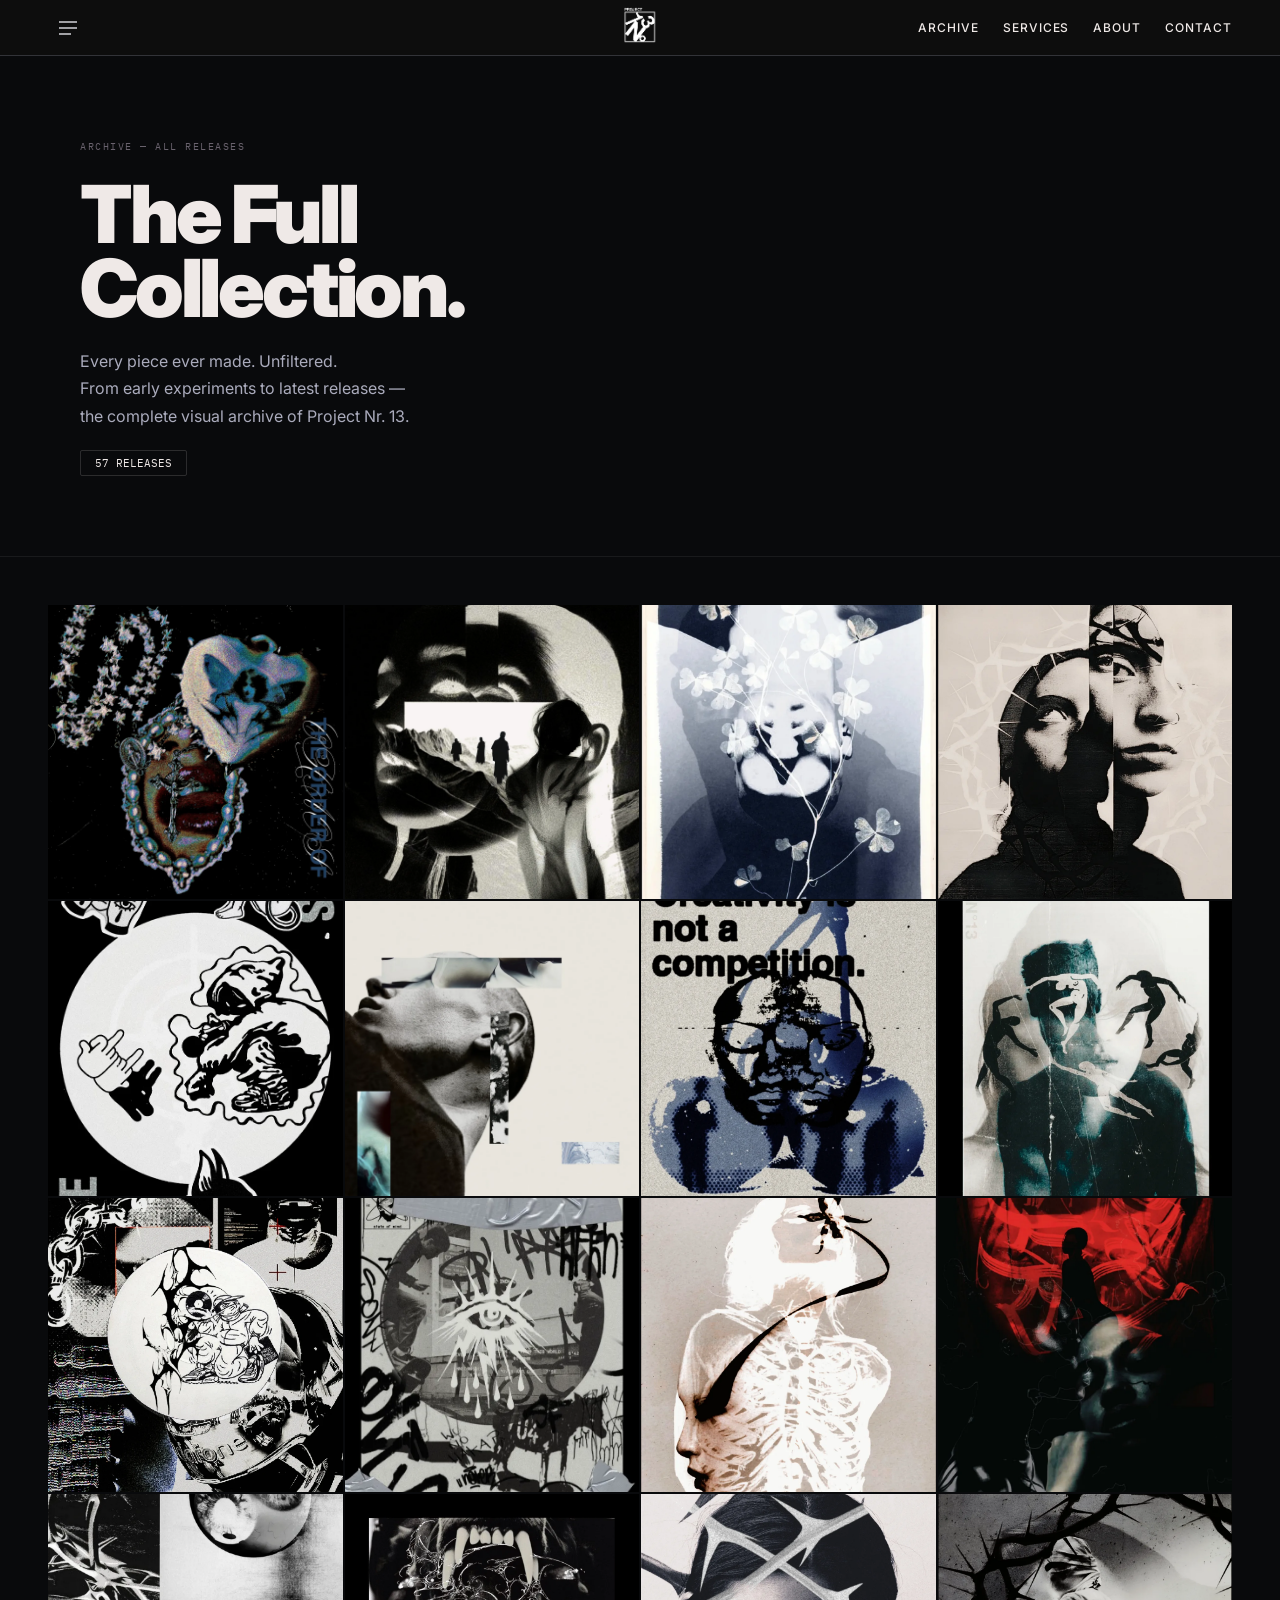
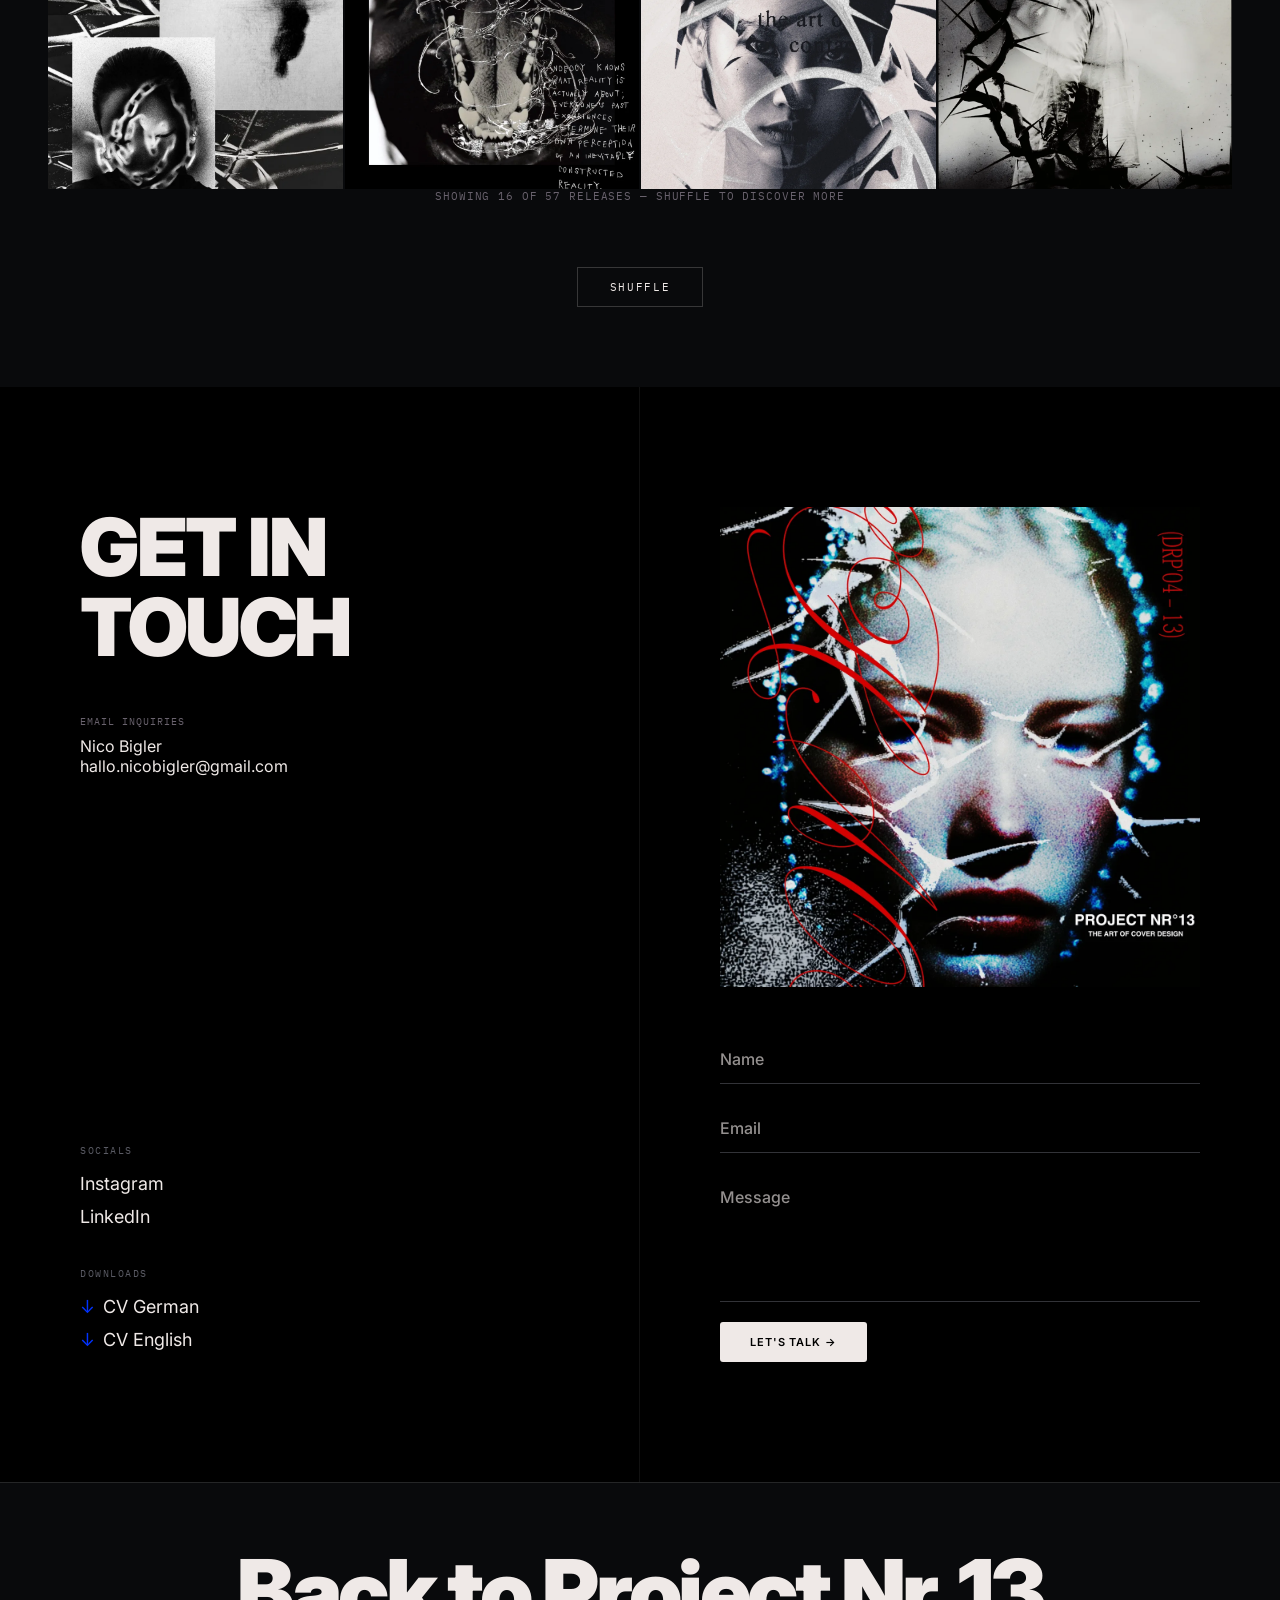
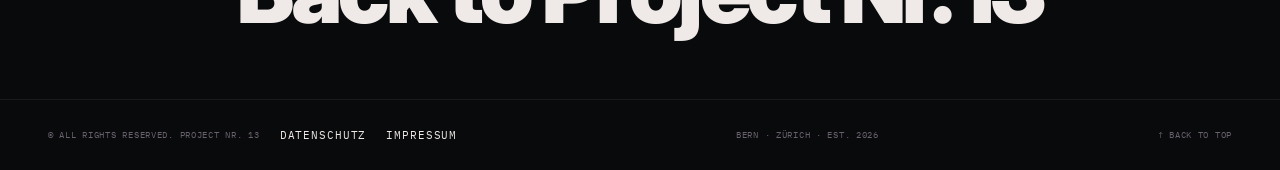
<file: archive.html>
<!DOCTYPE html>
<html lang="en">
<head>
<meta charset="UTF-8">
<link rel="icon" type="image/png" href="assets/images/logo.png">
<link rel="apple-touch-icon" href="assets/images/logo.png">
<meta name="google-site-verification" content="NX3-2JTfyi7l74XZ8cDNx4-PsS_ttDgd5kWgjPt7hPs" />
<meta name="viewport" content="width=device-width, initial-scale=1.0">
<title>Archive — DnB, Jungle &amp; Club Cover Art | Project Nr. 13</title>
<meta name="description" content="The complete cover art archive of Project Nr. 13. Over 50 pieces spanning drum and bass, jungle, techno and club culture. Every release, fully documented.">
<link rel="preconnect" href="https://fonts.googleapis.com">
<link rel="preconnect" href="https://fonts.gstatic.com" crossorigin>
<link href="https://fonts.googleapis.com/css2?family=Inter:ital,wght@0,400;0,500;0,700;0,900;1,400;1,500&family=IBM+Plex+Mono:wght@400;500&display=swap" rel="stylesheet">
<style>
/* ── RESET ── */
*,*::before,*::after{box-sizing:border-box;margin:0;padding:0}
html{scroll-behavior:smooth;scroll-padding-top:56px}
body{
  background:#090A0C;color:#EFE9E7;
  font-family:'Inter',sans-serif;
  -webkit-font-smoothing:antialiased;
  cursor:none;overflow-x:hidden;
}
:root{
  --black:#090A0C;--white:#EFE9E7;
  --grey:#69626D;--dim:rgba(239,233,231,0.07);
}
a{color:inherit;text-decoration:none;cursor:none}
a:link,a:visited,a:hover,a:active{color:#EFE9E7;}
button{background:none;border:none;color:inherit;cursor:none;font:inherit}
img{display:block;max-width:100%}

/* ── CURSOR ── */
#cursor-dot{
  width:5px;height:5px;background:#EFE9E7;border-radius:50%;
  position:fixed;pointer-events:none;z-index:99998;
  transform:translate(-50%,-50%);transition:opacity 0.2s;
  opacity:0;
}
#cursor-ring{
  width:48px;height:48px;
  border:1px solid rgba(239,233,231,0.35);border-radius:50%;
  position:fixed;pointer-events:none;z-index:99997;
  transform:translate(-50%,-50%) scale(0.667);
  display:flex;align-items:center;justify-content:center;
  transition:transform 0.25s ease,border-color 0.25s ease,background 0.25s ease;
  opacity:0;
}
#cursor-ring.hover-link{transform:translate(-50%,-50%) scale(1);border-color:rgba(239,233,231,0.8)}
#cursor-ring.hover-link #cursor-label{opacity:0}
#cursor-ring.hover-img{
  transform:translate(-50%,-50%) scale(1);
  background:rgba(239,233,231,0.08);
  border-color:rgba(239,233,231,0.5);
}
#cursor-ring.hover-img #cursor-label{opacity:1}
#cursor-label{
  font-family:'IBM Plex Mono',monospace;font-size:8px;
  color:#EFE9E7;letter-spacing:0.05em;opacity:0;
  transition:opacity 0.2s;white-space:nowrap;
}

/* ── NAV ── */
#nav{
  position:fixed;top:0;left:0;right:0;height:56px;z-index:1000;
  background:#0D0D0D;
  border-bottom:1px solid #323338;
  display:flex;align-items:center;justify-content:space-between;
  padding:0 48px;
}
#nav.scrolled{background:rgba(0,0,0,0.92);backdrop-filter:blur(12px);-webkit-backdrop-filter:blur(12px);}
.nav-left,.nav-right{display:flex;align-items:center;gap:24px}
.nav-btn{
  font-family:'Inter',sans-serif;font-weight:500;font-size:12px;
  color:#EFE9E7;letter-spacing:0.08em;
}
.nav-cv{
  font-family:'IBM Plex Mono',monospace;font-size:11px;
  color:#69626D;letter-spacing:0.08em;
  transition:color 0.2s;
}
.nav-cv:hover{color:#EFE9E7}
.nav-menu-btn{background:none;border:none;cursor:pointer;padding:8px;display:flex;align-items:center;}
.nav-menu-btn svg line{stroke:#D3D3D9;transition:stroke 0.2s;}
.nav-menu-btn:hover svg line{stroke:#0032FF;}
.nav-back-link{font-family:'IBM Plex Mono',monospace;font-size:11px;color:#5A5B64;text-decoration:none;transition:color 0.2s;}
.nav-back-link:hover{color:#FFFFFF;}
.nav-center{cursor:none;position:absolute;left:50%;transform:translateX(-50%);}
.nav-center::after{
  content:'';position:absolute;top:50%;left:50%;
  width:28px;height:28px;border-radius:50%;
  border:1.5px solid #0032FF;
  transform:translate(-50%,-50%) scale(0);
  opacity:0;pointer-events:none;
  transition:transform 0.3s ease,opacity 0.3s ease;
}
.nav-center:hover::after{transform:translate(-50%,-50%) scale(1);opacity:1;}
.nav-link{
  font-family:'Inter',sans-serif;font-weight:500;font-size:12px;
  color:#EFE9E7;letter-spacing:0.08em;transition:color 0.2s ease;
}
.nav-link:hover{color:#0032FF;}
.nav-mobile-links{display:none;}
@media(max-width:768px){.nav-mobile-links{display:flex;gap:16px;align-items:center;justify-content:flex-end;}}
@media(max-width:400px){.nav-mobile-links{gap:8px}.nav-mobile-link{font-size:9px}}
.nav-mobile-link{font-family:'IBM Plex Mono',monospace;font-size:10px;letter-spacing:0.08em;color:rgba(239,233,231,0.5);text-decoration:none;text-transform:uppercase;transition:color 0.2s;}
.nav-mobile-link:hover{color:#0032FF;}

/* ── MEGA MENU ── */
#megaMenu{
  position:fixed;inset:0;z-index:9000;background:#000;
  display:grid;grid-template-columns:25% 45% 30%;
  opacity:0;pointer-events:none;
  transition:opacity 0.4s ease;
}
#megaMenu.open{opacity:1;pointer-events:all}
.mm-col{padding:48px;height:100%}
.mm-close{
  position:absolute;top:28px;right:48px;
  font-family:'Inter',sans-serif;font-weight:300;font-size:32px;
  color:#69626D;z-index:10;line-height:1;
  transition:color 0.2s;
}
.mm-close:hover{color:#EFE9E7}
.mm-nav-links{padding-top:80px}
.mm-nav-link{
  display:block;
  font-family:'Inter',sans-serif;font-weight:500;font-size:52px;
  color:#EFE9E7;padding:4px 0;
  opacity:0;transform:translateY(32px);
  transition:color 0.2s,transform 0.2s;
}
#megaMenu.open .mm-nav-link{
  opacity:1;transform:translateY(0);
  transition:opacity 0.6s ease-out,transform 0.6s ease-out,color 0.2s;
}
.mm-nav-link:hover{color:#0032FF;transform:translateX(8px)!important}
.mm-right{padding-top:80px}
.mm-section-label{
  font-family:'IBM Plex Mono',monospace;font-size:10px;color:#69626D;
  text-transform:uppercase;letter-spacing:0.15em;margin-bottom:14px;display:block;
}
.mm-right-link{
  font-family:'Inter',sans-serif;font-size:14px;color:#EFE9E7;
  display:block;padding:4px 0;transition:color 0.2s ease;
}
.mm-right-link:hover{color:#0032FF}
.mm-section{margin-top:28px}
.mm-manifesto{margin-top:48px}
.mm-manifesto-label{
  font-family:'IBM Plex Mono',monospace;font-size:10px;color:#5A5B64;
  text-transform:uppercase;letter-spacing:0.15em;margin-bottom:8px;display:block;
}
.mm-manifesto-text{
  font-family:'Inter',sans-serif;font-weight:700;font-size:28px;
  color:#FFFFFF;letter-spacing:-0.02em;line-height:1.1;
  animation:pulse 3s ease-in-out infinite alternate;
}
@keyframes pulse{from{opacity:0.6;}to{opacity:1.0;}}

/* ── PAGE HEADER ── */
#arch-header{
  background:#090A0C;
  padding:140px 80px 80px;
  border-bottom:1px solid var(--dim);
}

/* ── ARCHIVE GRID ── */
#arch-section{background:#090A0C;padding:48px 48px 80px;}
#arch-grid{display:grid;grid-template-columns:repeat(4,1fr);gap:2px;}
@media(max-width:768px){#arch-grid{grid-template-columns:repeat(2,1fr)}}
.arch-img-wrap{position:relative;overflow:hidden;cursor:none;}
.arch-img-wrap img{display:block;width:100%;aspect-ratio:1/1;object-fit:cover;transition:opacity 0.2s ease;}
.arch-img-wrap:hover img{opacity:0.7}
.arch-img-wrap:active img{opacity:0.5}
#arch-shuffle-wrap{display:flex;justify-content:center;padding-top:48px;}
#shuffle-btn{font-family:'IBM Plex Mono',monospace;font-size:0.7rem;letter-spacing:0.15em;text-transform:uppercase;color:#EFE9E7;border:1px solid rgba(239,233,231,0.2);padding:12px 32px;cursor:none;transition:border-color 0.2s,color 0.2s;background:transparent;}
#shuffle-btn:hover{border-color:rgba(239,233,231,0.6);}

/* ── FOOTER ── */
footer{
  background:#090A0C;padding:28px 48px;
  border-top:1px solid var(--dim);
  display:flex;justify-content:space-between;align-items:center;
}
.foot{
  font-family:'IBM Plex Mono',monospace;font-size:9px;
  color:#69626D;letter-spacing:0.08em;text-transform:uppercase;
}
.foot-back{cursor:none;transition:color 0.2s}
.foot-back:hover{color:#EFE9E7}
.foot-group{display:flex;align-items:center;gap:20px;}
.foot-legal{font-family:'IBM Plex Mono',monospace;font-size:11px;color:rgba(239,233,231,0.3);letter-spacing:0.08em;text-transform:uppercase;text-decoration:none;transition:color 0.2s;}
.foot-legal:hover{color:#0032FF;}

/* ── CONTACT SECTION ── */
.dl-arrow{color:#0032FF;margin-right:8px;}
#contact{background:#000;min-height:100vh;display:grid;grid-template-columns:1fr 1fr}
.contact-left{padding:120px 80px;border-right:1px solid var(--dim);display:flex;flex-direction:column;justify-content:space-between}
.contact-h{font-family:'Inter',sans-serif;font-weight:900;font-size:80px;color:#EFE9E7;letter-spacing:-0.03em;line-height:1;margin-bottom:48px}
.contact-sub-label{font-family:'IBM Plex Mono',monospace;font-size:10px;color:#69626D;text-transform:uppercase;letter-spacing:0.1em;margin-bottom:8px;display:block}
.contact-name{font-family:'Inter',sans-serif;font-size:16px;color:#EFE9E7;display:block}
.contact-email{font-family:'Inter',sans-serif;font-size:16px;color:#EFE9E7;display:block;transition:text-decoration-color 0.2s}
.contact-email:hover{text-decoration:underline}
.contact-social-label,.contact-dl-label{font-family:'IBM Plex Mono',monospace;font-size:10px;color:#5A5B64;text-transform:uppercase;letter-spacing:0.15em;margin-bottom:16px;display:block}
.contact-dl-label{margin-top:40px}
.contact-social-link{font-family:'Inter',sans-serif;font-size:18px;font-weight:400;color:#D3D3D9;display:block;margin-bottom:12px;text-decoration:none;transition:color 0.2s}
.contact-social-link:hover{color:#FFFFFF}
.contact-dl-link{font-family:'Inter',sans-serif;font-size:18px;font-weight:400;color:#D3D3D9;display:block;margin-bottom:12px;text-decoration:none;transition:color 0.2s}
.contact-dl-link:hover{color:#FFFFFF}
.contact-right{padding:120px 80px;display:flex;flex-direction:column}
.contact-cover{margin-bottom:48px;overflow:hidden}
.contact-cover img{width:100%;height:480px;object-fit:cover;background:#111111;display:block}
.contact-field{width:100%;background:transparent;border:none;border-bottom:1px solid #323338;color:#EFE9E7;padding:14px 0;font-family:'Inter',sans-serif;font-size:16px;outline:none;margin-bottom:20px;display:block;transition:border-bottom-color 0.2s}
.contact-field::placeholder{color:rgba(239,233,231,0.62);font-weight:500}
.contact-field:focus{border-bottom-color:#0032FF;outline:none;color:#EFE9E7;caret-color:#0032FF}
textarea.contact-field{resize:none}
.contact-submit{background:#EFE9E7;color:#000;padding:13px 30px;border:none;border-radius:3px;cursor:none;font-family:'Inter',sans-serif;font-weight:600;font-size:11px;text-transform:uppercase;letter-spacing:0.08em;transition:background 0.2s,transform 0.2s}
.contact-submit:hover{background:#fff;transform:translateY(-2px)}
.fs-message{font-family:'IBM Plex Mono',monospace;font-size:0.75rem;margin-bottom:24px;}
.fs-message--error{color:#FF3B30;}
#fs-success{color:#0032FF;}
#archive-btn{display:block;width:100%;padding:64px 48px;border:none;border-top:1px solid rgba(239,233,231,0.12);background:transparent;text-align:center;color:#EFE9E7;position:relative;overflow:hidden;transition:color 0.4s ease;font-family:'Inter',sans-serif;font-weight:900;font-size:clamp(40px,7vw,88px);letter-spacing:-0.04em;line-height:1;cursor:none;text-decoration:none;}
#archive-btn::before{content:'';position:absolute;inset:0;background:#EFE9E7;transform:translateX(-100%);transition:transform 0.4s ease;}
#archive-btn:hover{color:#000;}
#archive-btn:hover::before{transform:translateX(0);}
#archive-btn span{position:relative;z-index:1;}
@media(max-width:1024px){
  #nav{padding:0 32px}
  #arch-header{padding:100px 32px 56px}
  #arch-section{padding:40px 32px 64px}
}
@media(max-width:768px){
  #nav{padding:0 20px}
  .nav-right{display:none}
  #arch-header{padding:88px 20px 48px}
  #arch-header>span:nth-child(2),#arch-header>span:nth-child(3){font-size:clamp(40px,11vw,64px)!important}
  #arch-section{padding:24px 0 48px}
  #contact{grid-template-columns:1fr}
  .contact-left{padding:56px 20px;border-right:none;border-bottom:1px solid var(--dim)}
  .contact-right{padding:56px 20px}
  .contact-h{font-size:clamp(32px,10vw,56px)}
  .contact-cover{display:none}
  #archive-btn{padding:40px 20px}
  #cursor-dot,#cursor-ring{display:none!important}
  footer{padding:20px;flex-direction:column;gap:8px;text-align:center}
}
/* ── MOBILE MEGA MENU ── */
@media(max-width:640px){
  #megaMenu{display:flex;flex-direction:column;overflow-y:auto;}
  #megaMenu>.mm-col:first-child{display:none;}
  .mm-col{padding:32px 24px;height:auto;}
  .mm-nav-links{padding-top:24px;}
  .mm-nav-link{font-size:36px;}
  .mm-close{right:20px;top:20px;}
  .mm-right{padding-top:0;}
  .mm-manifesto{margin-top:24px;}
}
/* ── LIGHTBOX MOBILE ── */
@media(max-width:480px){
  /* Remove padding so image runs edge-to-edge; stack from top */
  #lightbox{padding:0!important;align-items:flex-start!important;}
  /* Close ×: top-right with padding for 44px tap target */
  #lightbox>button:nth-child(1){top:8px!important;right:12px!important;padding:8px!important;}
  /* ← / → arrows: anchored to image centre (21vh = half of 42vh image) */
  #lightbox>button:nth-child(2){left:4px!important;top:21vh!important;min-width:44px!important;min-height:44px!important;display:flex!important;align-items:center!important;justify-content:center!important;}
  #lightbox>button:nth-child(3){right:4px!important;top:21vh!important;min-width:44px!important;min-height:44px!important;display:flex!important;align-items:center!important;justify-content:center!important;}
  /* Inner wrapper: single column, full screen height */
  #lightbox>div{display:flex!important;flex-direction:column!important;gap:0!important;width:100%!important;max-width:100%!important;height:100vh!important;max-height:100vh!important;}
  /* Image: top 42vh; contain preserves full artwork, dark bg fills letterbox bars */
  #lbImg{width:100%!important;height:42vh!important;max-height:42vh!important;object-fit:contain!important;background:#090A0C!important;flex-shrink:0!important;display:block!important;}
  /* Text panel: fills remaining 58vh; scrollable if content overflows */
  #lightbox>div>div{flex:1!important;padding:20px 20px 32px!important;gap:14px!important;justify-content:flex-start!important;overflow-y:auto!important;}
}
/* ── SCROLL ANIMATIONS ── */
.anim{opacity:0;transform:translateY(24px);transition:opacity 0.6s ease-out,transform 0.6s ease-out}
.anim.anim-visible{opacity:1;transform:translateY(0)}
/* ── REDUCED MOTION ── */
@media(prefers-reduced-motion:reduce){*,*::before,*::after{animation-duration:0.01ms!important;transition-duration:0.01ms!important}}
</style>
</head>
<body>

<!-- Cursor -->
<div id="cursor-dot"></div>
<div id="cursor-ring"><span id="cursor-label">VIEW</span></div>

<!-- Nav -->
<nav id="nav">
  <div class="nav-left">
    <button class="nav-menu-btn" id="menuOpen" aria-label="Menu">
      <svg width="24" height="24" viewBox="0 0 24 24" fill="none" xmlns="http://www.w3.org/2000/svg">
        <line x1="3" y1="6" x2="21" y2="6" stroke-width="1.5"/>
        <line x1="3" y1="12" x2="21" y2="12" stroke-width="1.5"/>
        <line x1="3" y1="18" x2="15" y2="18" stroke-width="1.5"/>
      </svg>
    </button>
  </div>
  <a href="index.html" class="nav-center" title="Home">
    <img src="assets/images/logo.png" alt="Project Nr. 13" style="width:56px;height:auto;display:block;">
  </a>
  <div class="nav-right">
    <a href="archive.html" class="nav-link" style="color:#EFE9E7">ARCHIVE</a>
    <a href="services.html" class="nav-link">SERVICES</a>
    <a href="about.html" class="nav-link">ABOUT</a>
    <a href="index.html#contact" class="nav-link">CONTACT</a>
  </div>
  <div class="nav-mobile-links">
    <a href="services.html" class="nav-mobile-link">SERVICES</a>
    <a href="about.html" class="nav-mobile-link">ABOUT</a>
  </div>
</nav>

<!-- Mega Menu -->
<div id="megaMenu" role="dialog" aria-modal="true" aria-label="Navigation">
  <button class="mm-close" id="menuClose" aria-label="Close menu">×</button>
  <!-- Left -->
  <div class="mm-col">
    <img src="assets/images/logo.png" alt="Project Nr. 13" style="width:80px;height:auto;display:block;">
  </div>
  <!-- Center -->
  <div class="mm-col">
    <nav class="mm-nav-links">
      <a href="index.html" class="mm-nav-link">Home</a>
      <a href="index.html#works" class="mm-nav-link">Works</a>
      <a href="archive.html" class="mm-nav-link">Archive</a>
      <a href="services.html" class="mm-nav-link">Services</a>
      <a href="about.html" class="mm-nav-link">About</a>
      <a href="thesis.html" class="mm-nav-link">Thesis</a>
      <a href="index.html#contact" class="mm-nav-link">Contact</a>
    </nav>
  </div>
  <!-- Right -->
  <div class="mm-col mm-right">
    <span class="mm-section-label">INFO</span>
    <a href="about.html" class="mm-right-link">About me</a>
    <a href="about.html#career" class="mm-right-link">Career</a>
    <a href="services.html" class="mm-right-link">Services</a>
    <a href="thesis.html" class="mm-right-link">HWZ Bachelor Thesis</a>
    <a href="datenschutz.html" class="mm-right-link" style="border-top:1px solid rgba(239,233,231,0.07);margin-top:16px;padding-top:16px;">Datenschutz</a>
    <a href="impressum.html" class="mm-right-link">Impressum</a>
    <div class="mm-section">
      <span class="mm-section-label">DOWNLOAD</span>
      <a href="assets/cv/nico-bigler-cv-german.pdf" class="mm-right-link" target="_blank" download>↓ CV German</a>
      <a href="assets/cv/nico-bigler-cv-english.pdf" class="mm-right-link" target="_blank" download>↓ CV English</a>
    </div>
    <div class="mm-section">
      <span class="mm-section-label">SOCIAL</span>
      <a href="https://www.instagram.com/project_nr.13" target="_blank" rel="noopener noreferrer" class="mm-right-link">Instagram ↗</a>
      <a href="https://www.linkedin.com/in/nico-justin-bigler" target="_blank" rel="noopener noreferrer" class="mm-right-link">LinkedIn ↗</a>
    </div>
    <div class="mm-manifesto">
      <span class="mm-manifesto-label">Art is...</span>
      <span class="mm-manifesto-text">Make it mean something.</span>
    </div>
  </div>
</div>

<!-- Page Header -->
<header id="arch-header">
  <span style="font-family:'IBM Plex Mono',monospace;font-size:10px;color:#69626D;letter-spacing:0.15em;text-transform:uppercase;margin-bottom:24px;display:block;">ARCHIVE — ALL RELEASES</span>
  <span style="font-family:'Inter',sans-serif;font-weight:900;font-size:80px;color:#EFE9E7;letter-spacing:-0.04em;line-height:0.92;display:block;">The Full</span>
  <span style="font-family:'Inter',sans-serif;font-weight:900;font-size:80px;color:#EFE9E7;letter-spacing:-0.04em;line-height:0.92;display:block;">Collection.</span>
  <p style="font-family:'Inter',sans-serif;font-size:16px;font-weight:400;color:#AAABBC;line-height:1.7;margin-top:24px;max-width:480px;">Every piece ever made. Unfiltered.<br>From early experiments to latest releases —<br>the complete visual archive of Project Nr. 13.</p>
  <span id="release-count" style="font-family:'IBM Plex Mono',monospace;font-size:11px;color:#EFE9E7;border:1px solid rgba(239,233,231,0.15);border-radius:2px;padding:5px 14px;display:inline-block;margin-top:20px;"></span>
</header>

<!-- Archive Grid -->
<section id="arch-section">
  <div id="arch-grid"></div>
  <p id="arch-hint" style="font-family:'IBM Plex Mono',monospace;font-size:11px;color:#69626D;letter-spacing:0.08em;text-transform:uppercase;text-align:center;padding-bottom:16px;margin:0;"></p>
  <div id="arch-shuffle-wrap">
    <button id="shuffle-btn">SHUFFLE</button>
  </div>
</section>



<!-- Contact -->
<section id="contact">
  <div class="contact-left">
    <div>
      <h2 class="contact-h anim">GET IN<br>TOUCH</h2>
      <span class="contact-sub-label anim" data-delay="80">Email Inquiries</span>
      <span class="contact-name anim" data-delay="160">Nico Bigler</span>
      <a href="mailto:hallo.nicobigler@gmail.com" class="contact-email anim" data-delay="200">hallo.nicobigler@gmail.com</a>
    </div>
    <div class="contact-bottom anim" data-delay="120">
      <span class="contact-social-label">Socials</span>
      <a href="https://www.instagram.com/project_nr.13" target="_blank" rel="noopener noreferrer" class="contact-social-link">Instagram</a>
      <a href="https://www.linkedin.com/in/nico-justin-bigler" target="_blank" rel="noopener noreferrer" class="contact-social-link">LinkedIn</a>
      <span class="contact-dl-label">Downloads</span>
      <a href="assets/cv/nico-bigler-cv-german.pdf" class="contact-dl-link" target="_blank" download><span class="dl-arrow">↓</span>CV German</a>
      <a href="assets/cv/nico-bigler-cv-english.pdf" class="contact-dl-link" target="_blank" download><span class="dl-arrow">↓</span>CV English</a>
    </div>
  </div>
  <div class="contact-right">
    <div class="contact-cover anim">
      <img src="assets/covers/drp04-13_face.webp" alt="Project Nr. 13" loading="lazy"
           onerror="this.style.background='#111111';this.style.minHeight='480px';">
    </div>
    <div id="fs-success" style="display:none;" class="fs-message">Message received. I'll be in touch.</div>
    <div id="fs-error" style="display:none;" class="fs-message fs-message--error">Something went wrong. Please try again.</div>
    <form id="contact-form" class="anim" data-delay="120">
      <input type="text" name="name" class="contact-field" placeholder="Name" required>
      <input type="email" name="email" class="contact-field" placeholder="Email" required>
      <textarea name="message" class="contact-field" rows="5" placeholder="Message" required></textarea>
      <button type="submit" class="contact-submit">LET'S TALK →</button>
    </form>
  </div>
</section>

<!-- Archive Button -->
<a href="index.html" id="archive-btn" class="anim"><span>Back to Project Nr. 13</span></a>

<!-- Footer -->
<footer>
  <div class="foot-group">
    <span class="foot">© All Rights Reserved. Project Nr. 13</span>
    <a href="datenschutz.html" class="foot-legal">Datenschutz</a>
    <a href="impressum.html" class="foot-legal">Impressum</a>
  </div>
  <span class="foot">Bern · Zürich · Est. 2026</span>
  <span class="foot foot-back" id="backTop">↑ Back to Top</span>
</footer>

<!-- Lightbox -->
<div id="lightbox" role="dialog" aria-modal="true" aria-label="Cover art viewer" style="display:none;position:fixed;inset:0;z-index:9999;background:rgba(9,10,12,0.97);opacity:0;transition:opacity 0.4s ease;align-items:center;justify-content:center;padding:48px;">

  <button onclick="closeLightbox()" aria-label="Close lightbox" style="position:absolute;top:28px;right:40px;font-family:'Inter',sans-serif;font-weight:300;font-size:32px;color:#69626D;background:transparent;border:none;cursor:pointer;line-height:1;transition:color 0.2s;" onmouseenter="this.style.color='#EFE9E7'" onmouseleave="this.style.color='#69626D'">×</button>

  <button onclick="prevImage()" aria-label="Previous image" style="position:absolute;left:24px;top:50%;transform:translateY(-50%);font-family:'Inter',sans-serif;font-weight:300;font-size:36px;color:#69626D;background:transparent;border:none;cursor:pointer;line-height:1;transition:color 0.2s;" onmouseenter="this.style.color='#EFE9E7'" onmouseleave="this.style.color='#69626D'">←</button>

  <button onclick="nextImage()" aria-label="Next image" style="position:absolute;right:24px;top:50%;transform:translateY(-50%);font-family:'Inter',sans-serif;font-weight:300;font-size:36px;color:#69626D;background:transparent;border:none;cursor:pointer;line-height:1;transition:color 0.2s;" onmouseenter="this.style.color='#EFE9E7'" onmouseleave="this.style.color='#69626D'">→</button>

  <div style="display:grid;grid-template-columns:1fr 280px;gap:48px;max-width:1100px;width:90%;max-height:90vh;">
    <img id="lbImg" style="max-height:80vh;width:100%;object-fit:contain;display:block;" alt="">
    <div style="display:flex;flex-direction:column;justify-content:center;gap:20px;">
      <span id="lbRelease" style="font-family:'IBM Plex Mono',monospace;font-size:10px;color:#69626D;letter-spacing:0.15em;text-transform:uppercase;"></span>
      <h2 id="lbTitle" style="font-family:'Inter',sans-serif;font-size:32px;font-weight:900;color:#EFE9E7;letter-spacing:-0.03em;line-height:1;"></h2>
      <p id="lbDesc" style="font-family:'Inter',sans-serif;font-size:15px;color:#EFE9E7;line-height:1.7;margin:0;"></p>
      <p id="lbMusic" style="font-family:'IBM Plex Mono',monospace;font-size:11px;color:#69626D;letter-spacing:0.08em;text-transform:uppercase;margin:0;"></p>
      <div style="height:1px;background:rgba(239,233,231,0.08);"></div>
      <div style="display:flex;flex-wrap:wrap;gap:8px;">
        <span style="border:1px solid rgba(239,233,231,0.12);color:#69626D;padding:5px 12px;font-family:'IBM Plex Mono',monospace;font-size:9px;text-transform:uppercase;letter-spacing:0.08em;border-radius:2px;display:inline-block;">COVER ART</span>
        <span style="border:1px solid rgba(239,233,231,0.12);color:#69626D;padding:5px 12px;font-family:'IBM Plex Mono',monospace;font-size:9px;text-transform:uppercase;letter-spacing:0.08em;border-radius:2px;display:inline-block;">ARCHIVE</span>
        <span style="border:1px solid rgba(239,233,231,0.12);color:#69626D;padding:5px 12px;font-family:'IBM Plex Mono',monospace;font-size:9px;text-transform:uppercase;letter-spacing:0.08em;border-radius:2px;display:inline-block;">PROJECT NR. 13</span>
      </div>
      <span id="lbCounter" style="font-family:'IBM Plex Mono',monospace;font-size:10px;color:#5A5B64;letter-spacing:0.1em;margin-top:auto;">01 / 31</span>
    </div>
  </div>
</div>

<script>
(function () {
  'use strict';

  /* ── CURSOR ── */
  if (window.innerWidth > 768) {
    var dot  = document.getElementById('cursor-dot');
    var ring = document.getElementById('cursor-ring');
    var mx = 0, my = 0, rx = 0, ry = 0;
    var cursorActivated = false, touchDetected = false;

    document.addEventListener('touchstart', function () {
      touchDetected = true;
    }, { once: true, capture: true, passive: true });

    document.addEventListener('mousemove', function (e) {
      if (touchDetected) return;
      if (!cursorActivated) {
        cursorActivated = true;
        rx = e.clientX; ry = e.clientY;
        dot.style.opacity = '1';
        ring.style.opacity = '1';
      }
      mx = e.clientX; my = e.clientY;
      dot.style.left = mx + 'px';
      dot.style.top  = my + 'px';
    });

    (function lerpRing() {
      rx += (mx - rx) * 0.12;
      ry += (my - ry) * 0.12;
      ring.style.left = rx + 'px';
      ring.style.top  = ry + 'px';
      requestAnimationFrame(lerpRing);
    })();

    document.querySelectorAll('a,button').forEach(function (el) {
      el.addEventListener('mouseenter', function () { ring.classList.add('hover-link'); ring.classList.remove('hover-img'); });
      el.addEventListener('mouseleave', function () { ring.classList.remove('hover-link'); });
    });
    document.querySelectorAll('img').forEach(function (el) {
      el.addEventListener('mouseenter', function () { ring.classList.add('hover-img'); ring.classList.remove('hover-link'); });
      el.addEventListener('mouseleave', function () { ring.classList.remove('hover-img'); });
    });
  }

  /* ── MEGA MENU ── */
  var megaMenu = document.getElementById('megaMenu');
  var mmLinks  = document.querySelectorAll('.mm-nav-link');

  function openMenu() {
    megaMenu.classList.add('open');
    document.body.style.overflow = 'hidden';
    mmLinks.forEach(function (l, i) { l.style.transitionDelay = (i * 60) + 'ms'; });
  }
  function closeMenu() {
    megaMenu.classList.remove('open');
    document.body.style.overflow = '';
    mmLinks.forEach(function (l) { l.style.transitionDelay = '0ms'; });
  }

  document.getElementById('menuOpen').addEventListener('click', openMenu);
  document.getElementById('menuClose').addEventListener('click', closeMenu);
  document.addEventListener('keydown', function (e) {
    if (e.key === 'Escape' && megaMenu.classList.contains('open')) closeMenu();
  });
  megaMenu.addEventListener('click', function (e) { if (e.target === megaMenu) closeMenu(); });
  mmLinks.forEach(function (l) { l.addEventListener('click', closeMenu); });

  /* ── NAV SCROLL ── */
  var nav = document.getElementById('nav');
  window.addEventListener('scroll', function () {
    nav.classList.toggle('scrolled', window.scrollY > 80);
  }, { passive: true });

  /* ── SCROLL ANIMATIONS ── */
  var animEls = document.querySelectorAll('.anim');
  var animObs = new IntersectionObserver(function (entries) {
    entries.forEach(function (entry) {
      if (entry.isIntersecting) {
        var el = entry.target;
        var delay = el.dataset.delay ? +el.dataset.delay : 0;
        setTimeout(function () { el.classList.add('anim-visible'); }, delay);
        animObs.unobserve(el);
      }
    });
  }, { threshold: 0.15 });
  animEls.forEach(function (el) { animObs.observe(el); });

})();

/* ── ARCHIVE SHUFFLE ── */
const archiveData = {
  'arch02': {
    title: 'Fracture State',
    description: 'White lines cut through like lightning that chose its own path. Teal surges through the break, electric and alive. Something split open, and the light got in.',
    music: 'Karashnikov – Kepler'
  },
  'arch03': {
    title: 'Skin Deep',
    description: 'A body holds its ground, caught in the tension between softness and edge. The fragment below anchors it, a detail that changes everything. Close enough to feel the heat.',
    music: 'Avatism, Lake People Remix – Not Everything is Lost'
  },
  'arch04': {
    title: 'Core Signal',
    description: 'At the center of all the chaos, something blooms. Bright and sharp, it burns through the noise like a frequency only the body understands. Raw energy finding its shape.',
    music: 'Logic – Euology'
  },
  'arch05': {
    title: 'GRAFIK',
    description: 'Type hits like a fist. Blue and bold, it owns the surface, cutting through the static with full intention. Loud by design, precise by nature.',
    music: 'Kobosil – BR3ATH3'
  },
  'arch06': {
    title: 'Drift System',
    description: 'Shapes in flight, building speed. Blue charges through black, and the whole thing moves like a system that knows exactly where it is going.',
    music: 'Cesco, Sparkz – Big Fi Dem'
  },
  'arch07': {
    title: 'QUOTE!',
    description: 'Blue cuts through the noise like a punctuation mark the city forgot to erase. Wires, layers, fragments, and still the shape holds its ground. A pause that means everything.',
    music: 'Tim Sanders – Do to Me'
  },
  'arch08': {
    title: 'Phase Unknown',
    description: 'Jewels and flesh and something watching from underneath. Ornate and strange, it pulls you in before you realize you are already inside it. Beautiful on its own terms.',
    music: 'Luca Eck – Ghost Town feat. benzii'
  },
  'arch09': {
    title: 'Phase Unknown',
    description: 'A devotional object for a future that does not pray quietly. Lace and color and raw texture collide into something that feels holy and feral at once. Wear it or worship it.',
    music: 'Luca Eck – Ghost Town feat. benzii'
  },
  'arch10': {
    title: 'RELEASE',
    description: 'Neon green tears through structure at full speed. The grid bends, the text flips, and something beneath the surface finally breaks free. Loud, fast, and completely on purpose.',
    music: 'DANN – wanting more'
  },
  'arch11': {
    title: 'Signal Body',
    description: 'Light splits the frame and a figure reaches into it. The noise dissolves at the edges, and what remains is pure motion, the body as antenna, tuned to something just out of range.',
    music: 'KAS:ST – VTOPIA'
  },
  'arch12': {
    title: 'Red Orbit',
    description: 'A face pulled into the atmosphere of something larger. Red burns across the surface like a solar flare, precise and unstoppable. The signal travels further than the body.',
    music: 'Amelie Lens – Breathe'
  },
  'arch13': {
    title: 'Saturn V',
    description: 'Thirty-five stories of controlled explosion pointed at the sky. The rings hold still while everything below ignites. Mankind\'s loudest answer to the question of how far.',
    music: 'Indira Paganotto – Lions of God'
  },
  'arch14': {
    title: 'Pull Up',
    description: 'The city does not sleep, it accelerates. Neon stacks on neon, signs compete for the same square meter of sky. A commission that smells like asphalt and adrenaline.',
    music: 'Genc – Pull Up'
  },
  'arch15': {
    title: 'Low Low',
    description: 'Blue dissolves into black like something spilling in slow motion. A figure, a form, a feeling that sinks before it settles. Made for a friend. Felt like it.',
    music: 'Tripset – Low Low'
  },
  'arch16': {
    title: 'Diopter',
    description: 'Four frames, four tensions. A circle holds the chaos at the top while a face looks away at the bottom. Fragmented but deliberate, every piece knows where it belongs.',
    music: 'Rosa Anschütz – Diopter (Hior Remix)'
  },
  'arch17': {
    title: 'Not A Competition',
    description: 'The statement lands before anything else does. Ink and figure push up from below, raw and unfinished on purpose. A manifesto that does not ask for permission.',
    music: 'nthng – 1996'
  },
  'arch18': {
    title: 'Crown of Static',
    description: 'Thorns grow through a silhouette like memory does, uninvited and precise. The form survives the pressure. Sharp things and soft things occupying the same space.',
    music: 'Rival Consoles – Memory Arc'
  },
  'arch19': {
    title: 'EYE Contact',
    description: 'A face behind a net that was not put there to trap but to reveal. The text bleeds through like a frequency. Still and restless at the same time.',
    music: 'RÜFÜS DU SOL – Nocturnal'
  },
  'arch20': {
    title: 'Inside Out',
    description: 'Bone and breath on the same surface. The skeleton holds its shape while something fluid moves through it, black and alive. Anatomy as intimacy.',
    music: 'nthng – With You'
  },
  'arch21': {
    title: 'TAP3',
    description: 'Layers collide without asking. Ink, symbol, face and static compressed into a single frame that refuses to resolve. The city in a cover, the cover in a grid.',
    music: 'Slimzee, Boylan, Riko Dan – Mile End (Zero Remix)'
  },
  'arch22': {
    title: 'SECRETS',
    description: 'A face wrapped in foil and frequency, text bleeding through like a transmission nobody was meant to intercept. Holographic and haunted. The message is in the material.',
    music: 'NOTION, Cameron Hayes – SECRETS'
  },
  'arch24': {
    title: 'FAST LANE',
    description: 'A sphere splits open and something ornate spills out. Cross and creature and fracture, all competing for the same surface. Dark by design, intricate by instinct.',
    music: 'bullet tooth – LOVE SENSATION'
  },
  'arch25': {
    title: 'VISION',
    description: 'Teeth and tension and text that cuts as sharp as bone. The mouth is open but it is not speaking, it is warning. Biology as brutalism.',
    music: 'Little Simz – Dead Body'
  },
  'arch26': {
    title: 'BPM175',
    description: 'A body braced for impact, blue cuts through grey like voltage through muscle. The arrow knows its direction. Everything else is just reaction.',
    music: 'Watch The Ride – Mashup the Dance'
  },
  'arch27': {
    title: 'Never Look Away',
    description: 'Blue saturates everything until the figure inside it becomes the atmosphere. Immersive and electric, a world built entirely from one frequency.',
    music: 'KAS:ST – Never Look Away feat. Brume'
  },
  'arch28': {
    title: 'MIRRORS',
    description: 'Flowers grow through a figure that stopped fighting gravity. Soft and precise, botanical and bruised. Beauty that arrives quietly and stays longer than expected.',
    music: 'Radiohead – Let Down'
  },
  'arch29': {
    title: 'ILOVEYOU',
    description: 'Two faces dissolve into each other under pressure and pigment. Red takes over before either one can resist. Proximity as a form of combustion.',
    music: 'DNMO, Wolfy Lights – Bombalaya (Bloom Remix)'
  },
  'arch30': {
    title: 'MATISSE',
    description: 'Bodies in teal, duplicated and drifting. Movement caught between frames, like a signal that never fully arrived. The figure repeats because the feeling does too.',
    music: 'Burial – Ghost Hardware'
  },
  'arch31': {
    title: 'BlackShades',
    description: 'Blades and type and a system that spins upside down. The logo holds its ground while everything around it accelerates. Architecture in motion, identity under pressure.',
    music: 'Waeys – Stopping Turning'
  },
  'arch32': {
    title: '2TheMoon',
    description: 'A sphere cracks open to reveal an eye looking straight back. Branches fracture across the surface like a nervous system. Contained and watching. Always watching.',
    music: 'Modestep – Hang my Heart'
  },
  'arch33': {
    title: 'RIOT',
    description: 'Text and crown and chaos layered until the face beneath becomes the foundation. Red bleeds through the collage like an alarm that went off inside the artwork. Too much to ignore, too dense to look away.',
    music: 'FJAAK – And you Feel'
  },
  'arch34': {
    title: 'Glass House',
    description: 'A body caught mid-fall through something electric. Blue overtakes form, motion overtakes stillness. The landing is not the point, the falling is.',
    music: 'disruption – Salation'
  },
  'arch35': {
    title: 'You Only Know',
    description: 'Purple and white detonate at the center, cracks radiating outward like sound made visible. Something shattered here and the light got louder for it.',
    music: 'James Robb, GLXY – Proposition'
  },
  'arch36': {
    title: 'Phone Me',
    description: 'A silhouette stands inside something enormous and red. The figure is small, the feeling is not. Presence without dominance, weight without collapse.',
    music: 'BLK ODYSSEY, BNXN fka Buju – Lay Low'
  },
  'arch37': {
    title: '3am',
    description: 'Stickers and slogans and a circle that holds its own universe. Everything in its right place, nothing where it should be. Loud, dense, and completely self-aware.',
    music: 'Malaa, Malaa (Alter Ego), Irah – Psycho'
  },
  'arch38': {
    title: 'What Is Art',
    description: 'Blue asks the question before the skull can answer. Type and texture and a circle full of things that should not coexist but do. Confrontational by design, playful by accident.',
    music: 'Friction, Stylo G, Riko Dan – Bang Bang'
  },
  'arch39': {
    title: 'ECSTASY',
    description: 'Red spills across the circle like something that could not be contained any longer. Figures twist inside the chaos, raw and uninhibited. The word says everything the image already knows.',
    music: 'Taiki Nulight, P Money, Jolie P – Stay in your Lane'
  },
  'arch40': {
    title: 'Red Block',
    description: 'Blue marble and sharp red cuts, a figure assembled from fragments that refuse to align. Monumental and broken at the same time. Power dressed in its own wreckage.',
    music: 'KAS:ST – 75ZOO'
  },
  'arch41': {
    title: 'PLACE OF DREAMS',
    description: 'A figure pulls another through a frame that opens onto something vast. Four silhouettes stand at the edge of the light. Tender and enormous, a moment held between two hands.',
    music: 'nthng – Don\'t Be Scared'
  },
  'arch42': {
    title: 'Midnight',
    description: 'A vinyl planet spinning in its own atmosphere. Purple so dense it has its own gravity. Put the needle down and let it pull you under.',
    music: 'Eprom – The Circle'
  },
  'arch43': {
    title: 'RHODOCHROSITE',
    description: 'A vinyl cut into grids, magenta bleeding through the seams like something pressurized from below. The record holds its shape while the color refuses to stay inside the lines.',
    music: 'Capo Lee, bullet tooth – KEEP IT ROLLING'
  },
  'arch44': {
    title: 'Massif',
    description: 'A face half-present, half-dissolved. White architecture cuts through like a thought interrupting itself. Quiet but not peaceful, alone but not empty.',
    music: 'juno, blindheart – Solitude (Slowed)'
  },
  'arch45': {
    title: 'Atom',
    description: 'Botanical and gridded, nature pressed flat against structure. Leaves push through the system like they were always going to win. Organic matter reclaiming its territory.',
    music: 'Origin Unknown – Valley of the Shadows'
  },
  'arch46': {
    title: 'Rho',
    description: 'Color overwhelms the figure until identity becomes frequency. Green and pink and static all reaching for the same face. Too much signal, not enough resolution.',
    music: 'Fracture feat. Fox – Give Me Love'
  },
  'arch47': {
    title: 'Mystery of Pain',
    description: 'A vinyl world spinning through its own fever dream. Pink and blue and white collide inside the circle, shapes that move even when the record stands still.',
    music: '747 – Mystery of Pain'
  },
  'arch48': {
    title: 'Dark Soul',
    description: 'Thorns crown a face that does not flinch. Black and teal bleed into each other at the edges, soft where it should be sharp. Something ancient wearing a modern silhouette.',
    music: 'PROPE, Echo Collective – Another Void'
  },
  'arch49': {
    title: 'Don\'t Disturb',
    description: 'Two faces share the same shadow, one present one fading. The thorns hold them both in place without asking. A double exposure that feels like a conversation mid-sentence.',
    music: 'Yagya – Rigning Niu'
  },
  'arch50': {
    title: 'Reserve',
    description: 'A figure stands inside the thorns like they grew there on purpose. Architecture of pain worn as a coat. The building behind grounds what the body transcends.',
    music: 'Data 3 – String Theory'
  },
  'arch51': {
    title: 'Ritual',
    description: 'Purple and pink ignite beneath the skin, color as ceremony. The face dissolves into its own frequency, vibrating between recognition and abstraction. Sacred and electric at once.',
    music: 'Raär – Le Sacrifice Moral'
  },
  'arch52': {
    title: 'Ko-omote',
    description: 'A face contained inside a circle of thorns, framed like a relic. The expression holds everything back and releases nothing. Old form, new weight.',
    music: 'TOKYOPILL – E t h e r e a l'
  },
  'arch53': {
    title: 'Brutalism',
    description: 'Type fractures across concrete and geometry like a manifesto etched into the wall of a building that was never meant to be beautiful. Raw material, raw message. The aesthetic is the argument.',
    music: 'Molchat Doma – Sudno'
  },
  'arch54': {
    title: 'THiNK',
    description: 'A figure mid-motion, text bleeding through the body like thought made physical. Black and white and urgent. The hand reaches, the mind follows, or maybe it is the other way around.',
    music: 'Luude, Harry Bee – Fun in the Sun'
  },
  'arch55': {
    title: 'PORTAL',
    description: 'A monolith opens red at its core, blue smoke rising around it like a ritual in progress. Step through or step back. The light on the other side does not wait.',
    music: 'disruption – salvation'
  },
  'arch56': {
    title: 'OBSERVE',
    description: 'Thorns frame a face beneath a directive. The instruction is calm, the image is not. Something watches back from inside the spikes, patient and precise.',
    music: 'aon – 10k hours'
  },
  'arch57': {
    title: 'BLUE SPIRIT',
    description: 'A face tilted upward, jewelled and distant, dissolving into blue like a frequency only she can hear. The star above holds its position. Everything else drifts.',
    music: 'Izzamuzzic, Julien Marchal – Shootout'
  },
  'arch58': {
    title: 'White Label',
    description: 'A creature pressed into vinyl, ghosted and grey like a test press nobody was supposed to hear. The record holds the animal. The animal holds still.',
    music: 'D A N N Y – Take Me'
  },
  'arch59': {
    title: 'PALACE',
    description: 'A bird descends onto a face that is already somewhere else. Type cuts through the frame like a street sign in a city that does not explain itself. South of everything familiar.',
    music: 'SELECT SELCT – South London'
  }
};

const archiveImages = [
  'arch02.webp','arch03.webp','arch04.webp','arch05.webp',
  'arch06.webp','arch07.webp','arch08.webp','arch09.webp',
  'arch10.webp','arch11.webp','arch12.webp','arch13.webp',
  'arch14.webp','arch15.webp','arch16.webp','arch17.webp',
  'arch18.webp','arch19.webp','arch20.webp','arch21.webp',
  'arch22.webp','arch24.webp','arch25.webp','arch26.webp',
  'arch27.webp','arch28.webp','arch29.webp','arch30.webp',
  'arch31.webp','arch32.webp','arch33.webp','arch34.webp',
  'arch35.webp','arch36.webp','arch37.webp','arch38.webp',
  'arch39.webp','arch40.webp','arch41.webp','arch42.webp',
  'arch43.webp','arch44.webp','arch45.webp','arch46.webp',
  'arch47.webp','arch48.webp','arch49.webp','arch50.webp',
  'arch51.webp','arch52.webp',
  'arch53.webp','arch54.webp','arch55.webp','arch56.webp','arch57.webp','arch58.webp','arch59.webp'
];

let currentBatch = [];
let currentLightbox = 0;

function fisherYates(arr) {
  const a = arr.slice();
  for (let i = a.length - 1; i > 0; i--) {
    const j = Math.floor(Math.random() * (i + 1));
    const tmp = a[i]; a[i] = a[j]; a[j] = tmp;
  }
  return a;
}

function shuffleAndDisplay() {
  currentBatch = fisherYates(archiveImages).slice(0, 16);
  const grid = document.getElementById('arch-grid');
  const ring = document.getElementById('cursor-ring');
  grid.innerHTML = '';
  currentBatch.forEach(function(filename, idx) {
    const wrap = document.createElement('div');
    wrap.className = 'arch-img-wrap';
    wrap.addEventListener('click', function() { openLightbox(idx); });
    const img = document.createElement('img');
    img.src = 'assets/covers/archive/' + filename;
    img.alt = filename.replace(/\.[^.]+$/, '');
    img.loading = 'lazy';
    img.addEventListener('mouseenter', function() {
      ring.classList.add('hover-img'); ring.classList.remove('hover-link');
    });
    img.addEventListener('mouseleave', function() { ring.classList.remove('hover-img'); });
    wrap.appendChild(img);
    grid.appendChild(wrap);
  });
  document.getElementById('arch-hint').textContent = 'Showing 16 of ' + archiveImages.length + ' releases — shuffle to discover more';
}

document.addEventListener('DOMContentLoaded', function() {
  shuffleAndDisplay();
  document.getElementById('shuffle-btn').addEventListener('click', shuffleAndDisplay);
  document.getElementById('release-count').textContent = archiveImages.length + ' RELEASES';
});

/* ── LIGHTBOX ── */
function openLightbox(index) {
  currentLightbox = index;
  updateLightbox();
  const lb = document.getElementById('lightbox');
  lb.style.display = 'flex';
  document.body.style.overflow = 'hidden';
  setTimeout(function() { lb.style.opacity = '1'; }, 10);
}

function updateLightbox() {
  const filename = currentBatch[currentLightbox];
  const num = filename.match(/\d+/)[0];
  document.getElementById('lbImg').src = 'assets/covers/archive/' + filename;
  document.getElementById('lbImg').alt = filename.replace(/\.[^.]+$/, '');
  document.getElementById('lbRelease').textContent = "(ARCH'" + num + ")";
  const key = 'arch' + num;
  const data = archiveData[key] || {};
  document.getElementById('lbTitle').textContent = data.title || 'Untitled ' + num;
  if (document.getElementById('lbDesc')) {
    document.getElementById('lbDesc').textContent = data.description || '';
  }
  if (document.getElementById('lbMusic')) {
    document.getElementById('lbMusic').textContent = data.music ? 'Track ID: ' + data.music : '';
  }
  document.getElementById('lbCounter').textContent =
    String(currentLightbox + 1).padStart(2, '0') + ' / 16';
}

function closeLightbox() {
  const lb = document.getElementById('lightbox');
  lb.style.opacity = '0';
  setTimeout(function() {
    lb.style.display = 'none';
    document.body.style.overflow = '';
  }, 400);
}

function prevImage() {
  currentLightbox = (currentLightbox - 1 + currentBatch.length) % currentBatch.length;
  updateLightbox();
}

function nextImage() {
  currentLightbox = (currentLightbox + 1) % currentBatch.length;
  updateLightbox();
}

document.getElementById('lightbox').addEventListener('click', function(e) {
  if (e.target === this) closeLightbox();
});

document.addEventListener('keydown', function(e) {
  var lb = document.getElementById('lightbox');
  if (lb && lb.style.display === 'flex') {
    if (e.key === 'Escape') closeLightbox();
    if (e.key === 'ArrowLeft') prevImage();
    if (e.key === 'ArrowRight') nextImage();
  }
});
</script>
<script>
  document.getElementById('contact-form').addEventListener('submit', async function(e) {
    e.preventDefault();
    const form = e.target;
    const btn = form.querySelector('[type="submit"]');
    const success = document.getElementById('fs-success');
    const error = document.getElementById('fs-error');
    btn.disabled = true;
    success.style.display = 'none';
    error.style.display = 'none';
    try {
      const res = await fetch('https://formspree.io/f/xrevdegg', {
        method: 'POST',
        headers: { 'Content-Type': 'application/json', 'Accept': 'application/json' },
        body: JSON.stringify(Object.fromEntries(new FormData(form)))
      });
      const data = await res.json();
      if (data.ok) {
        success.style.display = 'block';
        form.reset();
      } else {
        error.style.display = 'block';
      }
    } catch {
      error.style.display = 'block';
    }
    btn.disabled = false;
  });
</script>
</body>
</html>
</file>
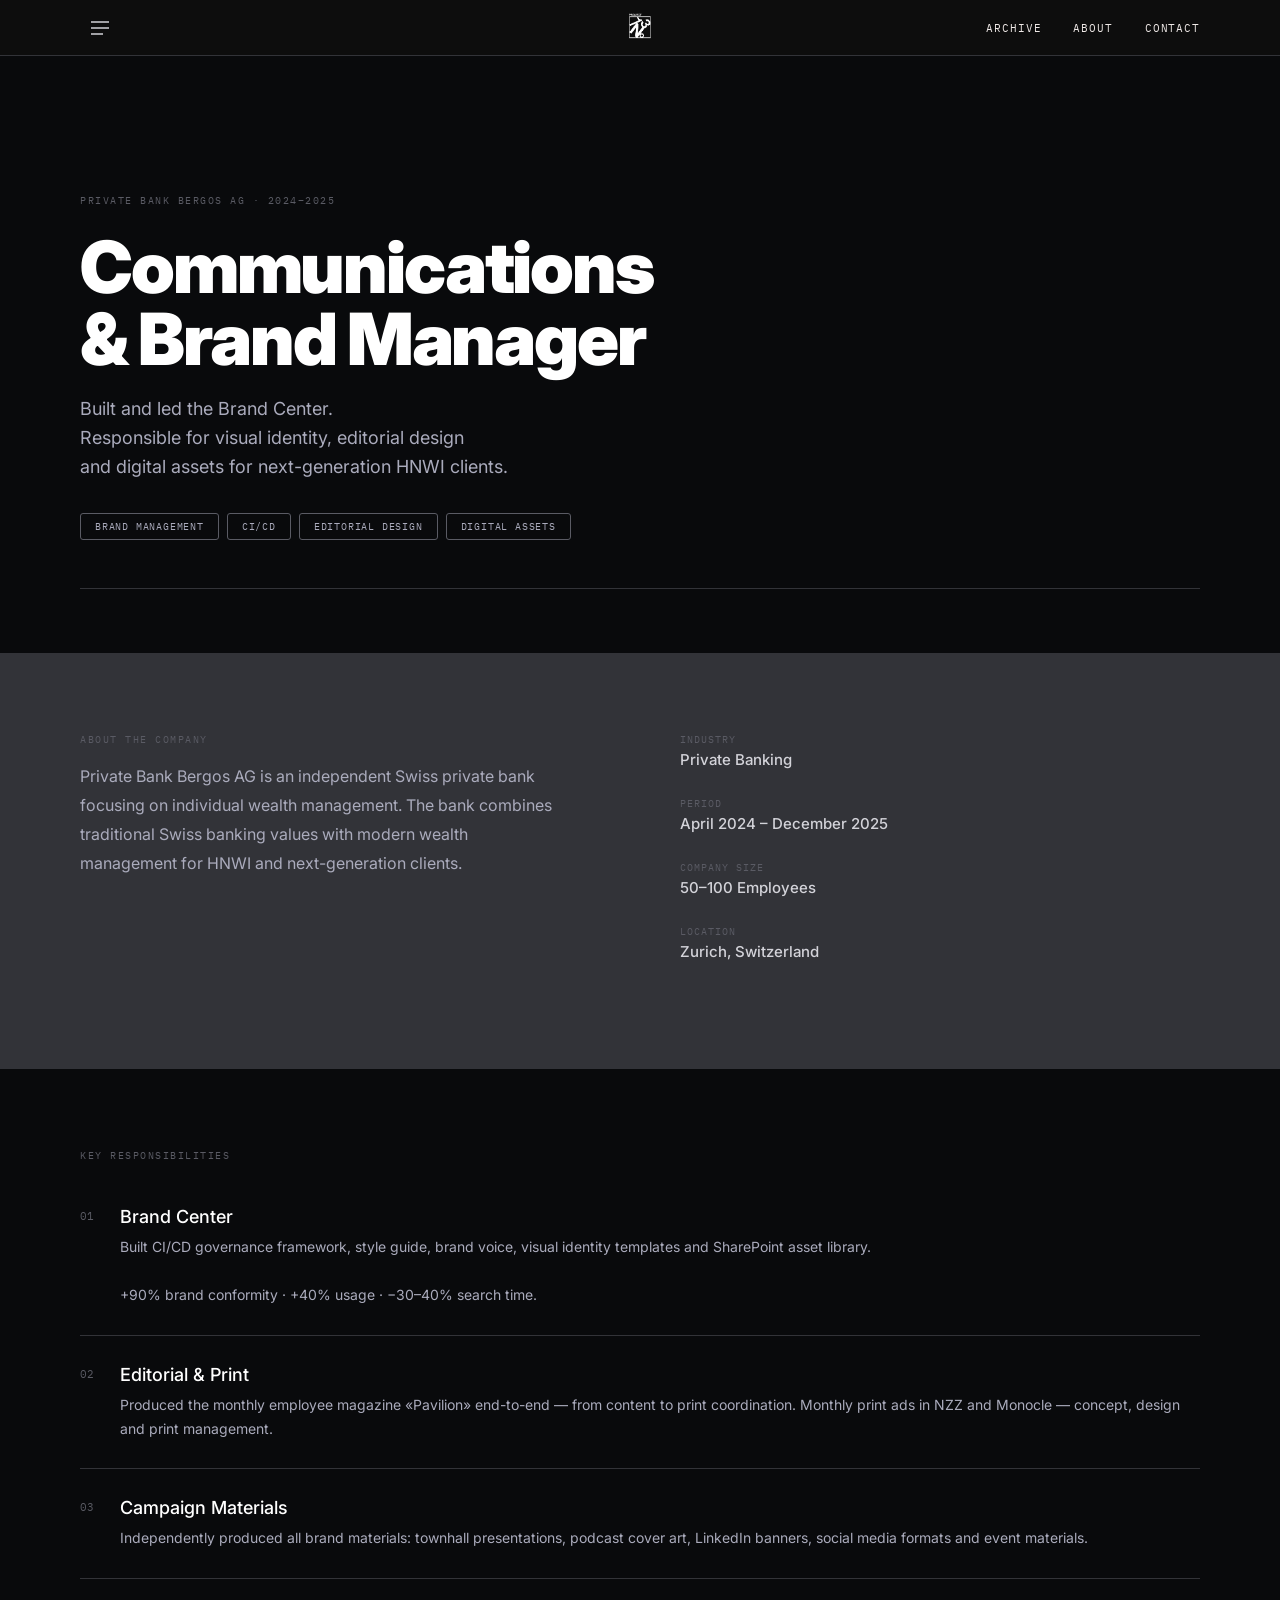
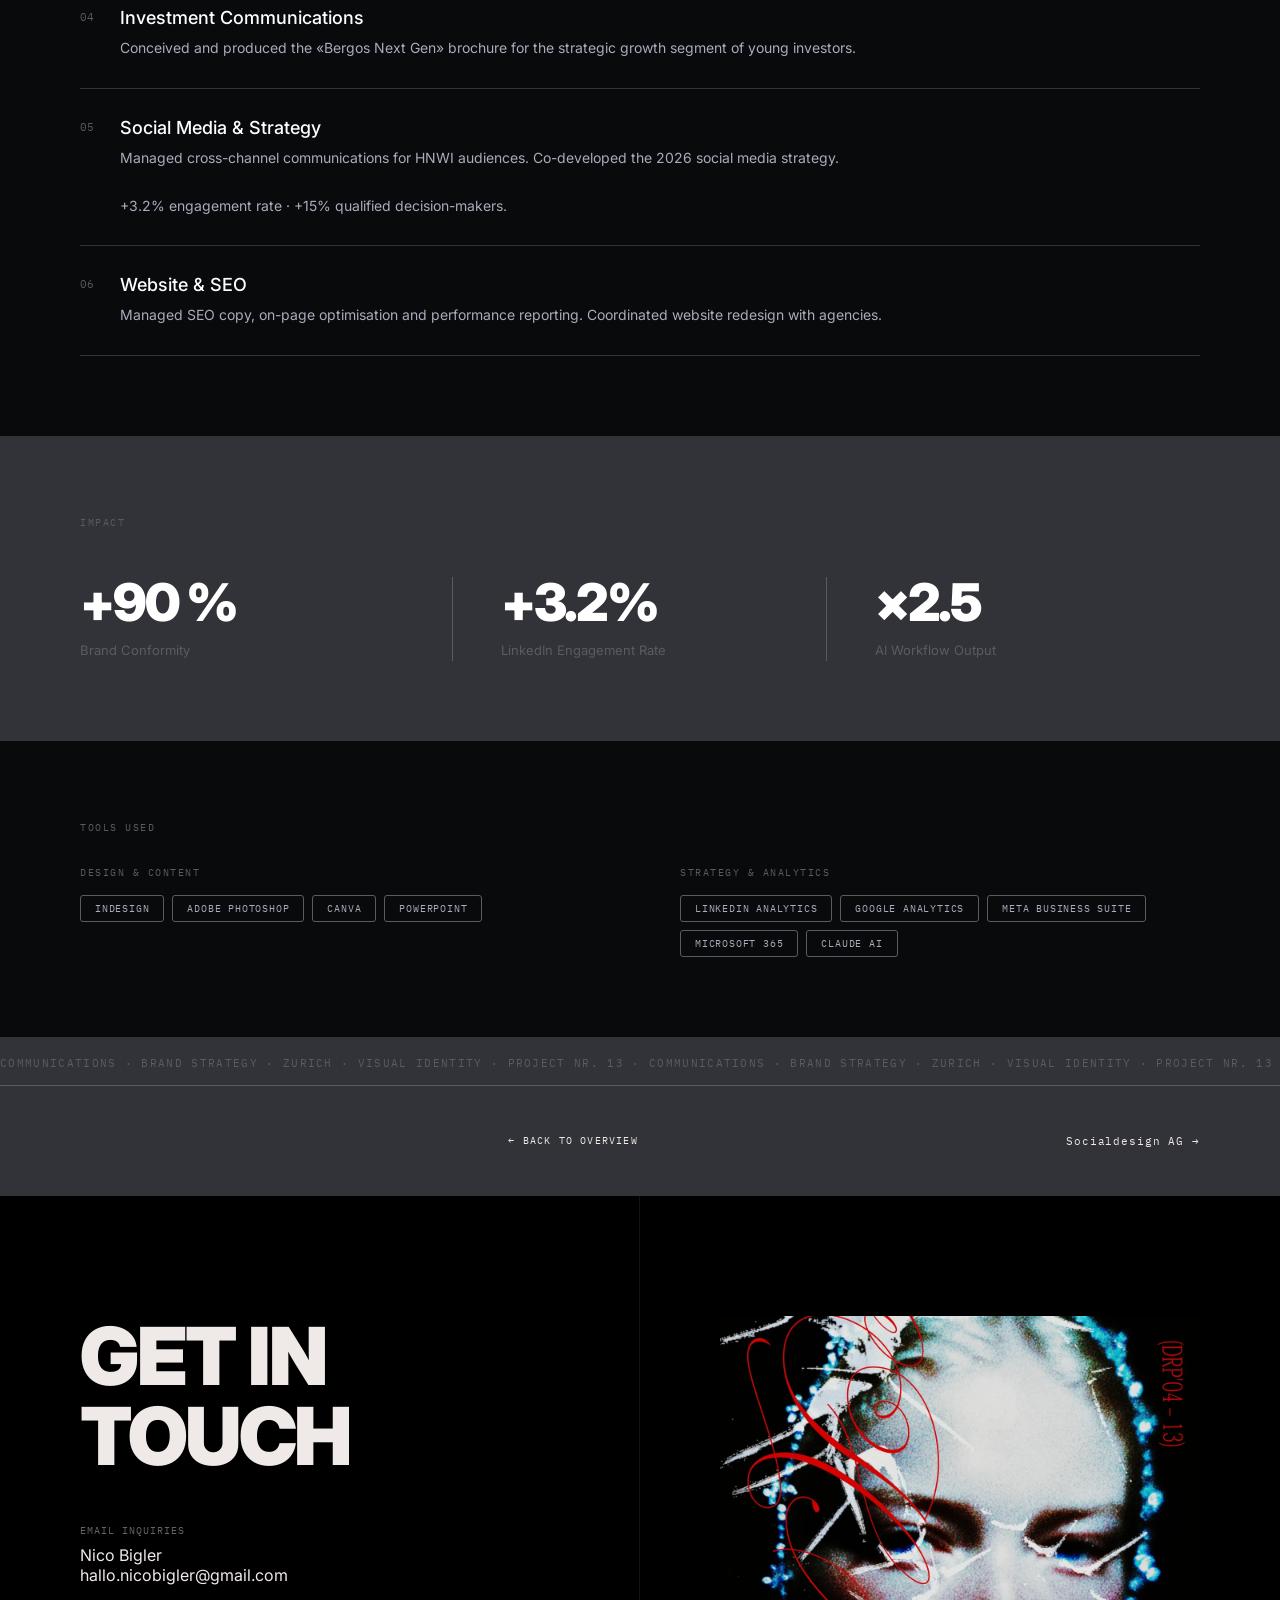
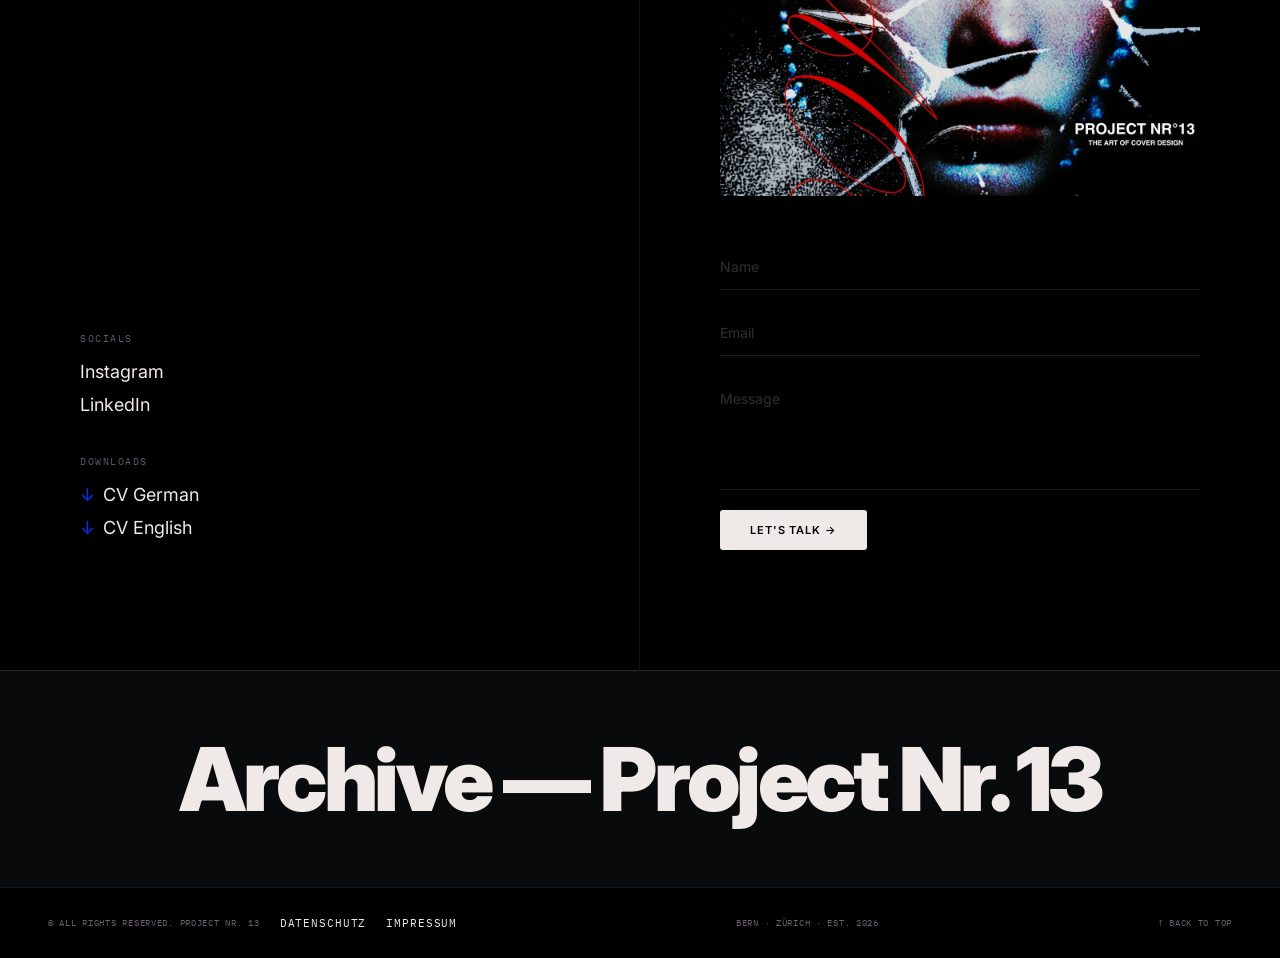
<file: bergos.html>
<!doctype html>
<html lang="en">
<head>
<meta charset="utf-8">
<link rel="icon" type="image/png" href="assets/images/logo.png">
<link rel="apple-touch-icon" href="assets/images/logo.png">
<meta name="google-site-verification" content="NX3-2JTfyi7l74XZ8cDNx4-PsS_ttDgd5kWgjPt7hPs" />
<meta name="viewport" content="width=device-width, initial-scale=1">
<title>Bergos AG — Brand Management Case Study | Project Nr. 13</title>
<meta name="description" content="Case study: how Nico Bigler built and led the Brand Center at Private Bank Bergos AG, Zürich. CI/CD governance, brand voice, style guide and all brand assets.">
<link rel="preconnect" href="https://fonts.googleapis.com">
<link rel="preconnect" href="https://fonts.gstatic.com" crossorigin>
<link href="https://fonts.googleapis.com/css2?family=Inter:wght@400;500;600;700;800;900&family=IBM+Plex+Mono:wght@400;500&display=swap" rel="stylesheet">
<style>
:root{
  --onyx:#090A0C;
  --graphite:#323338;
  --charcoal:#5A5B64;
  --pale-slate:#AAABBC;
  --pale-light:#D3D3D9;
  --white:#FFFFFF;
  --mx:80px;
  --ease:cubic-bezier(0.22,1,0.36,1);
  --dim:rgba(239,233,231,0.08);
}
*,*::before,*::after{box-sizing:border-box;margin:0;padding:0;}
html{scroll-behavior:smooth;}
body{font-family:'Inter',system-ui,sans-serif;background:var(--onyx);color:var(--pale-light);-webkit-font-smoothing:antialiased;text-rendering:optimizeLegibility;overflow-x:hidden;opacity:0;transition:opacity .4s ease;}
body.body-loaded{opacity:1;}
img{display:block;}
a{color:inherit;text-decoration:none;}
a:link,a:visited,a:hover,a:active{color:#EFE9E7;}
::selection{background:var(--white);color:var(--onyx);}
@media(hover:hover){html{cursor:none;}a,button{cursor:none;}}

/* NAV */
.nav{position:fixed;top:0;left:0;right:0;z-index:100;height:56px;background:#0D0D0D;border-bottom:1px solid #323338;display:grid;grid-template-columns:1fr auto 1fr;align-items:center;padding:0 var(--mx);transform:translateY(-100%);transition:border-bottom-color .3s ease;}
.nav.nav-loaded{transform:translateY(0);transition:transform .5s var(--ease) .1s,border-bottom-color .3s ease;}
.nav.nav-scrolled{border-bottom-color:var(--charcoal);}
.nav-back{font-family:'IBM Plex Mono',monospace;font-size:11px;letter-spacing:0.08em;color:var(--charcoal);text-decoration:none;transition:color .2s;}
.nav-back:hover{color:var(--white);}
.nav-menu-btn{background:none;border:none;cursor:none;padding:8px;display:flex;align-items:center;}
.nav-menu-btn svg line{stroke:#D3D3D9;transition:stroke .2s;}
.nav-menu-btn:hover svg line{stroke:#0032FF;}
.nav-center{font-family:'IBM Plex Mono',monospace;font-size:12px;letter-spacing:0.1em;color:var(--charcoal);text-align:center;position:absolute;left:50%;transform:translateX(-50%);}
.nav-right{display:flex;align-items:center;justify-content:flex-end;gap:32px;text-align:right;grid-column:3;}
.nav-ext-link{font-family:'IBM Plex Mono',monospace;font-size:11px;letter-spacing:0.08em;color:#AAABBC;text-transform:uppercase;text-decoration:none;transition:color .2s;}
.nav-ext-link:hover{color:#0032FF;}
.nav-mobile-links{display:none;}
@media(max-width:768px){.nav-mobile-links{display:flex;gap:16px;align-items:center;justify-content:flex-end;}}
@media(max-width:400px){.nav-mobile-links{gap:8px}.nav-mobile-link{font-size:9px}}
.nav-mobile-link{font-family:'IBM Plex Mono',monospace;font-size:10px;letter-spacing:0.08em;color:rgba(239,233,231,0.5);text-decoration:none;text-transform:uppercase;transition:color 0.2s;}
.nav-mobile-link:hover{color:#0032FF;}

/* MEGA MENU */
#megaMenu{position:fixed;inset:0;z-index:9000;background:#000;display:grid;grid-template-columns:25% 45% 30%;opacity:0;pointer-events:none;transition:opacity 0.4s ease;overflow-y:auto;}
#megaMenu.open{opacity:1;pointer-events:all}
.mm-col{padding:48px;height:100%}
.mm-close{position:absolute;top:28px;right:48px;font-family:'Inter',sans-serif;font-weight:400;font-size:32px;color:#69626D;z-index:10;line-height:1;transition:color 0.2s;}
.mm-close:hover{color:#EFE9E7}
.mm-nav-links{padding-top:80px}
.mm-nav-link{display:block;font-family:'Inter',sans-serif;font-weight:500;font-size:52px;color:#EFE9E7;padding:4px 0;opacity:0;transform:translateY(32px);transition:color 0.2s,transform 0.2s;}
#megaMenu.open .mm-nav-link{opacity:1;transform:translateY(0);transition:opacity 0.6s ease-out,transform 0.6s ease-out,color 0.2s;}
.mm-nav-link:hover{color:#0032FF;transform:translateX(8px)!important}
.mm-right{padding-top:80px}
.mm-section-label{font-family:'IBM Plex Mono',monospace;font-size:10px;color:#69626D;text-transform:uppercase;letter-spacing:0.15em;margin-bottom:14px;display:block;}
.mm-right-link{font-family:'Inter',sans-serif;font-size:14px;color:#EFE9E7;display:block;padding:4px 0;transition:color 0.2s ease;}
.mm-right-link:hover{color:#0032FF}
.mm-section{margin-top:28px}
.mm-manifesto{margin-top:48px}
.mm-manifesto-label{font-family:'IBM Plex Mono',monospace;font-size:10px;color:#69626D;text-transform:uppercase;margin-bottom:8px;display:block;}
.mm-manifesto-text{font-family:'Inter',sans-serif;font-weight:900;font-size:16px;color:#EFE9E7;opacity:0.25;letter-spacing:-0.02em;}

/* SECTION 1 — HEADER */
.co-header{background:var(--onyx);padding:140px var(--mx) 64px;}
.co-label{font-family:'IBM Plex Mono',monospace;font-size:10px;letter-spacing:0.15em;text-transform:uppercase;color:var(--charcoal);margin-bottom:24px;opacity:0;transform:translateY(16px);transition:opacity .5s var(--ease),transform .5s var(--ease);}
.co-title{font-family:'Inter',sans-serif;font-weight:900;font-size:72px;line-height:1;letter-spacing:-0.03em;color:var(--white);opacity:0;transform:translateY(32px);transition:opacity .7s var(--ease),transform .7s var(--ease);text-wrap:balance;}
.co-subtitle{font-family:'Inter',sans-serif;font-weight:400;font-size:18px;line-height:1.6;color:var(--pale-slate);margin-top:20px;max-width:640px;opacity:0;transition:opacity .5s ease;text-wrap:pretty;}
.co-tags{display:flex;flex-wrap:wrap;gap:8px;margin-top:32px;opacity:0;transition:opacity .5s ease;}
.co-rule{height:1px;background:var(--graphite);margin-top:48px;transform:scaleX(0);transform-origin:left;transition:transform .8s ease-out;}
.co-label.visible{opacity:1;transform:translateY(0);}
.co-title.visible{opacity:1;transform:translateY(0);}
.co-subtitle.visible{opacity:1;}
.co-tags.visible{opacity:1;}
.co-rule.visible{transform:scaleX(1);}

/* SECTION 2 — ABOUT */
.about{background:var(--graphite);padding:80px var(--mx);}
.about-grid{display:grid;grid-template-columns:1fr 1fr;gap:80px;}
.section-label{font-family:'IBM Plex Mono',monospace;font-size:10px;letter-spacing:0.15em;text-transform:uppercase;color:var(--charcoal);margin-bottom:16px;}
.about-text{font-family:'Inter',sans-serif;font-size:16px;line-height:1.8;color:var(--pale-slate);max-width:480px;}
.info-row{margin-bottom:28px;}
.info-label{font-family:'IBM Plex Mono',monospace;font-size:10px;letter-spacing:0.1em;text-transform:uppercase;color:var(--charcoal);margin-bottom:4px;}
.info-value{font-family:'Inter',sans-serif;font-weight:500;font-size:15px;color:var(--pale-light);}

/* TAGS (shared: co-header + skills) */
.tags{display:flex;flex-wrap:wrap;gap:8px;}
.tag{font-family:'IBM Plex Mono',monospace;font-size:10px;letter-spacing:0.08em;text-transform:uppercase;color:var(--pale-slate);border:1px solid var(--charcoal);padding:6px 14px;border-radius:3px;}

/* SECTION 3 — HAUPTTÄTIGKEITEN */
.activities{background:var(--onyx);padding:80px var(--mx);}
.activity-item{padding:28px 0;border-bottom:1px solid var(--graphite);display:grid;grid-template-columns:40px 1fr;}
.activity-item:first-of-type{border-top:1px solid var(--graphite);}
.activity-num{font-family:'IBM Plex Mono',monospace;font-size:11px;color:var(--charcoal);padding-top:3px;}
.activity-title{font-family:'Inter',sans-serif;font-weight:500;font-size:18px;color:var(--white);}
.activity-desc{font-family:'Inter',sans-serif;font-size:14px;line-height:1.7;color:var(--pale-slate);margin-top:8px;}

/* SECTION 4 — IMPACT */
.impact{background:var(--graphite);padding:80px var(--mx);}
.impact-grid{display:grid;grid-template-columns:repeat(3,1fr);margin-top:48px;}
.impact-metric{padding:0 48px;}
.impact-metric:first-child{padding-left:0;}
.impact-metric:not(:last-child){border-right:1px solid var(--charcoal);}
.metric-number{font-family:'Inter',sans-serif;font-weight:900;font-size:52px;line-height:1;letter-spacing:-0.04em;color:var(--white);}
.metric-label{font-family:'Inter',sans-serif;font-size:13px;line-height:1.5;color:var(--charcoal);margin-top:12px;}

/* SECTION 5 — SKILLS */
.skills{background:var(--onyx);padding:80px var(--mx);}
.skills-grid{display:grid;grid-template-columns:1fr 1fr;gap:80px;margin-top:32px;}
.skills-col-label{font-family:'IBM Plex Mono',monospace;font-size:10px;letter-spacing:0.15em;text-transform:uppercase;color:var(--charcoal);}
.skills-tags{margin-top:16px;}

/* MARQUEE */
.marquee{background:var(--graphite);padding:14px 0;overflow:hidden;white-space:nowrap;transition:opacity .3s;}
.marquee:hover{opacity:.6;}
.marquee:hover .marquee-track{animation-play-state:paused;}
.marquee-track{display:inline-block;animation:marquee 25s linear infinite;font-family:'IBM Plex Mono',monospace;font-size:11px;letter-spacing:0.12em;color:var(--charcoal);}
@keyframes marquee{from{transform:translateX(0);}to{transform:translateX(-50%);}}

/* FOOTER */
.footer{background:var(--onyx);padding:80px var(--mx);overflow:hidden;}
.footer-top-rule{height:1px;background:var(--graphite);margin-bottom:80px;}
.footer-grid{display:grid;grid-template-columns:1fr 1fr;gap:80px;margin-bottom:80px;}
.footer-label{font-family:'IBM Plex Mono',monospace;font-size:10px;letter-spacing:0.15em;text-transform:uppercase;color:var(--charcoal);margin-bottom:24px;}
.footer-heading{margin-bottom:32px;}
.footer-heading .h-white{font-family:'Inter',sans-serif;font-weight:900;font-size:56px;line-height:1;color:var(--white);display:block;}
.footer-heading .h-dim{font-family:'Inter',sans-serif;font-weight:900;font-size:56px;line-height:1;color:var(--charcoal);display:block;}
.footer-email{font-family:'IBM Plex Mono',monospace;font-size:13px;color:var(--pale-slate);transition:color .2s;}
.footer-email:hover{color:var(--white);text-decoration:underline;text-decoration-color:var(--charcoal);}
.form-field{width:100%;background:transparent;border:none;border-bottom:1px solid var(--graphite);color:var(--pale-light);font-family:'Inter',sans-serif;font-size:15px;padding:14px 0;margin-bottom:20px;outline:none;transition:border-bottom-color .2s;display:block;}
textarea.form-field{resize:none;}
.form-field::placeholder{color:var(--charcoal);}
.form-field:focus{border-bottom-color:var(--pale-light);}
.btn-submit{font-family:'Inter',sans-serif;font-weight:600;font-size:12px;letter-spacing:0.08em;text-transform:uppercase;padding:14px 32px;color:var(--onyx);border:none;border-radius:4px;cursor:pointer;background:linear-gradient(110deg,#C8C8CE 0%,#D3D3D9 30%,#F8F8F8 50%,#D3D3D9 70%,#C8C8CE 100%);background-size:250% 100%;background-position:100% 50%;transition:background-position .7s ease-out,transform .2s ease,box-shadow .2s ease;}
.btn-submit:hover{background-position:0% 50%;transform:translateY(-2px);box-shadow:0 8px 24px rgba(211,211,217,0.15);}
.btn-submit:active{transform:scale(0.97);transition-duration:.1s;}
.footer-cv-links{margin-top:20px;}
.footer-cv-link{font-family:'Inter',sans-serif;font-weight:400;font-size:18px;color:#D3D3D9;display:block;margin-bottom:12px;text-decoration:none;transition:color .2s;}
.footer-cv-link:hover{color:#FFFFFF;}
.dl-arrow{color:#0032FF;margin-right:8px;}
.footer-bottom-rule{height:1px;background:var(--graphite);margin-bottom:24px;}
.footer-bottom{display:grid;grid-template-columns:1fr auto 1fr;align-items:center;gap:16px;}
.footer-meta{font-family:'IBM Plex Mono',monospace;font-size:10px;color:var(--charcoal);letter-spacing:0.04em;}
.footer-meta a{color:inherit;transition:color .2s;}
.footer-meta a:hover{color:var(--pale-slate);}
.footer-bottom-mid{text-align:center;}
.footer-bottom-right{text-align:right;}
.footer-ghost{font-family:'Inter',sans-serif;font-weight:900;font-size:160px;line-height:1;color:var(--graphite);opacity:0.5;white-space:nowrap;pointer-events:none;user-select:none;margin-top:-20px;letter-spacing:-0.04em;}

/* CURSOR */
.cursor-dot{width:6px;height:6px;background:var(--pale-light);border-radius:50%;position:fixed;pointer-events:none;z-index:9999;left:0;top:0;opacity:0;transition:opacity .2s;}
.cursor-ring{width:36px;height:36px;border:1px solid var(--charcoal);border-radius:50%;position:fixed;pointer-events:none;z-index:9998;left:0;top:0;opacity:0;transition:width .2s,height .2s,border-color .2s,opacity .3s;}
.cursor-dot.dot-hide{opacity:0!important;}
.cursor-ring.ring-hover{width:48px;height:48px;border-color:var(--white);}
body.cursor-active .cursor-dot{opacity:1;}
body.cursor-active .cursor-ring{opacity:1;}
body:has(a:hover,button:hover) .cursor-dot{opacity:0;}
body:has(a:hover,button:hover) .cursor-ring{width:48px;height:48px;border-color:var(--white);}
@media(hover:none) and (pointer:coarse){body,a,button{cursor:auto!important;}}

/* SCROLL ANIMATIONS */
.anim{transition:opacity .6s var(--ease),transform .6s var(--ease);}
.js-anim .anim{opacity:0;transform:translateY(28px);}
.js-anim .anim.anim-visible{opacity:1;transform:translateY(0);}
.anim-card{transition:opacity .6s var(--ease),transform .6s var(--ease);}
.js-anim .anim-card{opacity:0;transform:translateY(28px) scale(0.97);}
.js-anim .anim-card.anim-visible{opacity:1;transform:translateY(0) scale(1);}

@media(max-width:1024px){
  :root{--mx:48px;}
  .co-title{font-size:56px;}
  .about-grid{grid-template-columns:1fr;gap:48px;}
  .impact-metric{padding:0 32px;}
  .impact-metric:first-child{padding-left:0;}
  .skills-grid{grid-template-columns:1fr;gap:48px;}
  .footer-grid{grid-template-columns:1fr;gap:56px;}
  .footer-heading .h-white,.footer-heading .h-dim{font-size:44px;}
  .footer-ghost{font-size:120px;}
}
@media(max-width:768px){
  :root{--mx:24px;}
  .nav{grid-template-columns:1fr 1fr;}
  .nav-center{display:none;}
  .nav-right{grid-column:2;}
  .co-title{font-size:40px;}
  .co-header{padding-top:100px;}
  .impact-grid{grid-template-columns:1fr;}
  .impact-metric{padding:0;padding-bottom:40px;border-right:none!important;border-bottom:1px solid var(--charcoal);}
  .impact-metric:last-child{border-bottom:none;padding-bottom:0;}
  .footer-bottom{grid-template-columns:1fr;gap:8px;}
  .footer-bottom-mid,.footer-bottom-right{text-align:left;}
  .footer-ghost{font-size:72px;}
}
/* BACK LINK */
.back-link{display:block;padding:40px var(--mx) 0;font-family:'IBM Plex Mono',monospace;font-size:11px;letter-spacing:0.08em;color:var(--charcoal);transition:color .2s;}
.back-link:hover{color:var(--white);}

/* PREV/NEXT NAV */
.case-nav{background:#323338;padding:48px 80px;border-top:1px solid #5A5B64;display:flex;justify-content:space-between;align-items:center;}
.case-nav-link{font-family:'IBM Plex Mono',monospace;font-size:11px;letter-spacing:0.08em;color:#D3D3D9;text-decoration:none;transition:color .2s;}
.case-nav-link:hover{color:#FFFFFF;}
.case-nav-center{font-family:'IBM Plex Mono',monospace;font-size:10px;text-transform:uppercase;letter-spacing:0.12em;color:#AAABBC;text-decoration:none;transition:color .2s;}
.case-nav-center:hover{color:#FFFFFF;}

/* ── CONTACT SECTION ── */
#contact{background:#000;min-height:100vh;display:grid;grid-template-columns:1fr 1fr}
.contact-left{padding:120px 80px;border-right:1px solid var(--dim);display:flex;flex-direction:column;justify-content:space-between}
.contact-h{font-family:'Inter',sans-serif;font-weight:900;font-size:80px;color:#EFE9E7;letter-spacing:-0.03em;line-height:1;margin-bottom:48px;text-wrap:balance;}
.contact-sub-label{font-family:'IBM Plex Mono',monospace;font-size:10px;color:#69626D;text-transform:uppercase;letter-spacing:0.1em;margin-bottom:8px;display:block}
.contact-name{font-family:'Inter',sans-serif;font-size:16px;color:#EFE9E7;display:block}
.contact-email{font-family:'Inter',sans-serif;font-size:16px;color:#EFE9E7;display:block;transition:text-decoration-color 0.2s}
.contact-email:hover{text-decoration:underline}
.contact-social-label,.contact-dl-label{font-family:'IBM Plex Mono',monospace;font-size:10px;color:#5A5B64;text-transform:uppercase;letter-spacing:0.15em;margin-bottom:16px;display:block}
.contact-dl-label{margin-top:40px}
.contact-social-link{font-family:'Inter',sans-serif;font-size:18px;font-weight:400;color:#D3D3D9;display:block;margin-bottom:12px;text-decoration:none;transition:color 0.2s}
.contact-social-link:hover{color:#FFFFFF}
.contact-dl-link{font-family:'Inter',sans-serif;font-size:18px;font-weight:400;color:#D3D3D9;display:block;margin-bottom:12px;text-decoration:none;transition:color 0.2s}
.contact-dl-link:hover{color:#FFFFFF}
.contact-right{padding:120px 80px;display:flex;flex-direction:column}
.contact-cover{margin-bottom:48px;overflow:hidden}
.contact-cover img{width:100%;height:480px;object-fit:cover;background:#111111;display:block}
.contact-field{width:100%;background:transparent;border:none;border-bottom:1px solid rgba(239,233,231,0.12);color:#EFE9E7;padding:14px 0;font-family:'Inter',sans-serif;font-size:14px;outline:none;margin-bottom:20px;display:block;transition:border-bottom-color 0.2s}
.contact-field::placeholder{color:rgba(239,233,231,0.2)}
.contact-field:focus{border-bottom-color:rgba(239,233,231,0.5)}
textarea.contact-field{resize:none}
.contact-submit{background:#EFE9E7;color:#000;padding:13px 30px;border:none;border-radius:3px;cursor:none;font-family:'Inter',sans-serif;font-weight:600;font-size:11px;text-transform:uppercase;letter-spacing:0.08em;transition:background 0.2s,transform 0.2s}
.contact-submit:hover{background:#fff;transform:translateY(-2px)}
.fs-message{font-family:'IBM Plex Mono',monospace;font-size:0.75rem;margin-bottom:24px;}
.fs-message--error{color:#FF3B30;}
#fs-success{color:#0032FF;}
#archive-btn{display:block;width:100%;padding:64px 48px;border:none;border-top:1px solid rgba(239,233,231,0.12);background:transparent;text-align:center;color:#EFE9E7;position:relative;overflow:hidden;transition:color 0.4s ease;font-family:'Inter',sans-serif;font-weight:900;font-size:clamp(40px,7vw,88px);letter-spacing:-0.04em;line-height:1;cursor:none;text-decoration:none;}
#archive-btn::before{content:'';position:absolute;inset:0;background:#EFE9E7;transform:translateX(-100%);transition:transform 0.4s ease;}
#archive-btn:hover{color:#000;}
#archive-btn:hover::before{transform:translateX(0);}
#archive-btn span{position:relative;z-index:1;}
footer{background:#000;padding:28px 48px;border-top:1px solid var(--dim);display:flex;justify-content:space-between;align-items:center}
.foot{font-family:'IBM Plex Mono',monospace;font-size:9px;color:#69626D;letter-spacing:0.08em;text-transform:uppercase}
.foot-back{cursor:none;transition:color 0.2s}
.foot-back:hover{color:#EFE9E7}
.foot-group{display:flex;align-items:center;gap:20px;}
.foot-legal{font-family:'IBM Plex Mono',monospace;font-size:11px;color:rgba(239,233,231,0.3);letter-spacing:0.08em;text-transform:uppercase;text-decoration:none;transition:color 0.2s;}
.foot-legal:hover{color:#0032FF;}
@media(max-width:480px){
  .nav-right{display:none}
}
@media(max-width:768px){
  #contact{grid-template-columns:1fr}
  .contact-left{padding:64px 24px;border-right:none;border-bottom:1px solid var(--dim)}
  .contact-right{padding:64px 24px}
  .contact-h{font-size:clamp(32px,10vw,56px)}
  .contact-cover{display:none}
  .case-nav{padding:32px 24px;flex-direction:column;gap:16px;text-align:center}
  .cursor-dot,.cursor-ring{display:none!important}
  footer{padding:24px;flex-direction:column;gap:8px;text-align:center}
  #archive-btn{padding:40px 24px}
}
@media(prefers-reduced-motion:reduce){
  *,*::before,*::after{animation-duration:.01ms!important;transition-duration:.01ms!important;animation-delay:.01ms!important;}
}
</style>
</head>
<body>

<!-- NAV -->
<nav class="nav">
  <div style="display:flex;align-items:center;gap:16px;">
    <button class="nav-menu-btn" id="menuOpen" aria-label="Menu">
      <svg width="24" height="24" viewBox="0 0 24 24" fill="none" xmlns="http://www.w3.org/2000/svg">
        <line x1="3" y1="6" x2="21" y2="6" stroke-width="1.5"/>
        <line x1="3" y1="12" x2="21" y2="12" stroke-width="1.5"/>
        <line x1="3" y1="18" x2="15" y2="18" stroke-width="1.5"/>
      </svg>
    </button>
  </div>
  <a href="index.html" class="nav-center">
    <img src="assets/images/logo.png" alt="Project Nr. 13" style="height:40px;width:auto;display:block;">
  </a>
  <div class="nav-right">
    <a class="nav-ext-link" href="archive.html">ARCHIVE</a>
    <a class="nav-ext-link" href="about.html">ABOUT</a>
    <a class="nav-ext-link" href="index.html#contact">CONTACT</a>
  </div>
  <div class="nav-mobile-links">
    <a href="services.html" class="nav-mobile-link">SERVICES</a>
    <a href="about.html" class="nav-mobile-link">ABOUT</a>
  </div>
</nav>

<!-- Mega Menu -->
<div id="megaMenu" role="dialog" aria-modal="true" aria-label="Navigation">
  <button class="mm-close" id="menuClose" aria-label="Schliessen">×</button>
  <div class="mm-col">
    <img src="assets/images/logo.png" alt="Project Nr. 13" style="width:80px;height:auto;display:block;">
  </div>
  <div class="mm-col">
    <nav class="mm-nav-links">
      <a href="index.html" class="mm-nav-link">Home</a>
      <a href="index.html#works" class="mm-nav-link">Works</a>
      <a href="archive.html" class="mm-nav-link">Archive</a>
      <a href="services.html" class="mm-nav-link">Services</a>
      <a href="about.html" class="mm-nav-link">About</a>
      <a href="thesis.html" class="mm-nav-link">Thesis</a>
      <a href="index.html#contact" class="mm-nav-link">Contact</a>
    </nav>
  </div>
  <div class="mm-col mm-right">
    <span class="mm-section-label">INFO</span>
    <a href="about.html" class="mm-right-link">About me</a>
    <a href="about.html#career" class="mm-right-link">Career</a>
    <a href="services.html" class="mm-right-link">Services</a>
    <a href="thesis.html" class="mm-right-link">HWZ Bachelor Thesis</a>
    <a href="datenschutz.html" class="mm-right-link" style="border-top:1px solid rgba(239,233,231,0.07);margin-top:16px;padding-top:16px;">Datenschutz</a>
    <a href="impressum.html" class="mm-right-link">Impressum</a>
    <div class="mm-section">
      <span class="mm-section-label">DOWNLOAD</span>
      <a href="assets/cv/nico-bigler-cv-german.pdf" class="mm-right-link" target="_blank" download>↓ CV German</a>
      <a href="assets/cv/nico-bigler-cv-english.pdf" class="mm-right-link" target="_blank" download>↓ CV English</a>
    </div>
    <div class="mm-section">
      <span class="mm-section-label">SOCIAL</span>
      <a href="https://www.instagram.com/project_nr.13" target="_blank" rel="noopener noreferrer" class="mm-right-link">Instagram ↗</a>
      <a href="https://www.linkedin.com/in/nico-justin-bigler" target="_blank" rel="noopener noreferrer" class="mm-right-link">LinkedIn ↗</a>
    </div>
    <div class="mm-manifesto">
      <span class="mm-manifesto-label">Art is...</span>
      <span class="mm-manifesto-text">Make it mean something.</span>
    </div>
  </div>
</div>

<!-- BACK LINK -->
<a href="about.html" class="back-link">← Back</a>

<!-- SECTION 1 — HEADER -->
<section class="co-header">
  <div class="co-label">PRIVATE BANK BERGOS AG · 2024–2025</div>
  <h1 class="co-title">Communications<br>&amp; Brand Manager</h1>
  <p class="co-subtitle">Built and led the Brand Center.<br>Responsible for visual identity, editorial design<br>and digital assets for next-generation HNWI clients.</p>
  <div class="co-tags">
    <span class="tag">Brand Management</span>
    <span class="tag">CI/CD</span>
    <span class="tag">Editorial Design</span>
    <span class="tag">Digital Assets</span>
  </div>
  <div class="co-rule"></div>
</section>

<!-- SECTION 2 — ÜBER DAS UNTERNEHMEN -->
<section class="about">
  <div class="about-grid">
    <div>
      <div class="section-label anim">ABOUT THE COMPANY</div>
      <p class="about-text anim" data-stagger="120">Private Bank Bergos AG is an independent Swiss private bank focusing on individual wealth management. The bank combines traditional Swiss banking values with modern wealth management for HNWI and next-generation clients.</p>
    </div>
    <div>
      <div class="info-row anim" data-stagger="0">
        <div class="info-label">INDUSTRY</div>
        <div class="info-value">Private Banking</div>
      </div>
      <div class="info-row anim" data-stagger="80">
        <div class="info-label">PERIOD</div>
        <div class="info-value">April 2024 – December 2025</div>
      </div>
      <div class="info-row anim" data-stagger="160">
        <div class="info-label">COMPANY SIZE</div>
        <div class="info-value">50–100 Employees</div>
      </div>
      <div class="info-row anim" data-stagger="240">
        <div class="info-label">LOCATION</div>
        <div class="info-value">Zurich, Switzerland</div>
      </div>
    </div>
  </div>
</section>

<!-- SECTION 3 — HAUPTTÄTIGKEITEN -->
<section class="activities">
  <div class="section-label anim">KEY RESPONSIBILITIES</div>
  <div class="activity-item anim" data-stagger="0">
    <div class="activity-num">01</div>
    <div>
      <div class="activity-title">Brand Center</div>
      <div class="activity-desc">Built CI/CD governance framework, style guide, brand voice, visual identity templates and SharePoint asset library.<br><br>+90% brand conformity · +40% usage · −30–40% search time.</div>
    </div>
  </div>
  <div class="activity-item anim" data-stagger="80">
    <div class="activity-num">02</div>
    <div>
      <div class="activity-title">Editorial &amp; Print</div>
      <div class="activity-desc">Produced the monthly employee magazine «Pavilion» end-to-end — from content to print coordination. Monthly print ads in NZZ and Monocle — concept, design and print management.</div>
    </div>
  </div>
  <div class="activity-item anim" data-stagger="160">
    <div class="activity-num">03</div>
    <div>
      <div class="activity-title">Campaign Materials</div>
      <div class="activity-desc">Independently produced all brand materials: townhall presentations, podcast cover art, LinkedIn banners, social media formats and event materials.</div>
    </div>
  </div>
  <div class="activity-item anim" data-stagger="240">
    <div class="activity-num">04</div>
    <div>
      <div class="activity-title">Investment Communications</div>
      <div class="activity-desc">Conceived and produced the «Bergos Next Gen» brochure for the strategic growth segment of young investors.</div>
    </div>
  </div>
  <div class="activity-item anim" data-stagger="320">
    <div class="activity-num">05</div>
    <div>
      <div class="activity-title">Social Media &amp; Strategy</div>
      <div class="activity-desc">Managed cross-channel communications for HNWI audiences. Co-developed the 2026 social media strategy.<br><br>+3.2% engagement rate · +15% qualified decision-makers.</div>
    </div>
  </div>
  <div class="activity-item anim" data-stagger="400">
    <div class="activity-num">06</div>
    <div>
      <div class="activity-title">Website &amp; SEO</div>
      <div class="activity-desc">Managed SEO copy, on-page optimisation and performance reporting. Coordinated website redesign with agencies.</div>
    </div>
  </div>
</section>

<!-- SECTION 4 — IMPACT -->
<section class="impact">
  <div class="section-label anim">IMPACT</div>
  <div class="impact-grid">
    <div class="impact-metric anim" data-stagger="0">
      <div class="metric-number">+90 %</div>
      <div class="metric-label">Brand Conformity</div>
    </div>
    <div class="impact-metric anim" data-stagger="150">
      <div class="metric-number">+3.2%</div>
      <div class="metric-label">LinkedIn Engagement Rate</div>
    </div>
    <div class="impact-metric anim" data-stagger="300">
      <div class="metric-number">×2.5</div>
      <div class="metric-label">AI Workflow Output</div>
    </div>
  </div>
</section>

<!-- SECTION 5 — EINGESETZTE TOOLS -->
<section class="skills">
  <div class="section-label anim">TOOLS USED</div>
  <div class="skills-grid">
    <div class="anim" data-stagger="80">
      <div class="skills-col-label">DESIGN &amp; CONTENT</div>
      <div class="tags skills-tags">
        <span class="tag">InDesign</span>
        <span class="tag">Adobe Photoshop</span>
        <span class="tag">Canva</span>
        <span class="tag">PowerPoint</span>
      </div>
    </div>
    <div class="anim" data-stagger="160">
      <div class="skills-col-label">STRATEGY &amp; ANALYTICS</div>
      <div class="tags skills-tags">
        <span class="tag">LinkedIn Analytics</span>
        <span class="tag">Google Analytics</span>
        <span class="tag">Meta Business Suite</span>
        <span class="tag">Microsoft 365</span>
        <span class="tag">Claude AI</span>
      </div>
    </div>
  </div>
</section>

<!-- MARQUEE -->
<div class="marquee">
  <div class="marquee-track">COMMUNICATIONS · BRAND STRATEGY · ZURICH · VISUAL IDENTITY · PROJECT NR. 13 · COMMUNICATIONS · BRAND STRATEGY · ZURICH · VISUAL IDENTITY · PROJECT NR. 13 · COMMUNICATIONS · BRAND STRATEGY · ZURICH · VISUAL IDENTITY · PROJECT NR. 13 · COMMUNICATIONS · BRAND STRATEGY · ZURICH · VISUAL IDENTITY · PROJECT NR. 13 ·</div>
</div>

<!-- PREV/NEXT NAV -->
<nav class="case-nav">
  <span></span>
  <a href="about.html" class="case-nav-center">← Back to Overview</a>
  <a href="socialdesign.html" class="case-nav-link">Socialdesign AG →</a>
</nav>

<!-- Contact -->
<section id="contact">
  <div class="contact-left">
    <div>
      <h2 class="contact-h anim">GET IN<br>TOUCH</h2>
      <span class="contact-sub-label anim" data-stagger="80">Email Inquiries</span>
      <span class="contact-name anim" data-stagger="160">Nico Bigler</span>
      <a href="mailto:hallo.nicobigler@gmail.com" class="contact-email anim" data-stagger="200">hallo.nicobigler@gmail.com</a>
    </div>
    <div class="contact-bottom anim" data-stagger="120">
      <span class="contact-social-label">Socials</span>
      <a href="https://www.instagram.com/project_nr.13" target="_blank" rel="noopener noreferrer" class="contact-social-link">Instagram</a>
      <a href="https://www.linkedin.com/in/nico-justin-bigler" target="_blank" rel="noopener noreferrer" class="contact-social-link">LinkedIn</a>
      <span class="contact-dl-label">Downloads</span>
      <a href="assets/cv/nico-bigler-cv-german.pdf" class="contact-dl-link" target="_blank" download><span class="dl-arrow">↓</span>CV German</a>
      <a href="assets/cv/nico-bigler-cv-english.pdf" class="contact-dl-link" target="_blank" download><span class="dl-arrow">↓</span>CV English</a>
    </div>
  </div>
  <div class="contact-right">
    <div class="contact-cover anim">
      <img src="assets/covers/drp04-13_face.webp" alt="Project Nr. 13" loading="lazy"
           onerror="this.style.background='#111111';this.style.minHeight='480px';">
    </div>
    <div id="fs-success" style="display:none;" class="fs-message">Message received. I'll be in touch.</div>
    <div id="fs-error" style="display:none;" class="fs-message fs-message--error">Something went wrong. Please try again.</div>
    <form id="contact-form" class="anim" data-stagger="120">
      <input type="text" name="name" class="contact-field" placeholder="Name" required>
      <input type="email" name="email" class="contact-field" placeholder="Email" required>
      <textarea name="message" class="contact-field" rows="5" placeholder="Message" required></textarea>
      <button type="submit" class="contact-submit">LET'S TALK →</button>
    </form>
  </div>
</section>

<!-- Archive Button -->
<a href="archive.html" id="archive-btn"><span>Archive — Project Nr. 13</span></a>

<!-- Footer -->
<footer>
  <div class="foot-group">
    <span class="foot">© All Rights Reserved. Project Nr. 13</span>
    <a href="datenschutz.html" class="foot-legal">Datenschutz</a>
    <a href="impressum.html" class="foot-legal">Impressum</a>
  </div>
  <span class="foot">Bern · Zürich · Est. 2026</span>
  <span class="foot foot-back" id="backTop">↑ Back to Top</span>
</footer>

<div class="cursor-dot" id="cursorDot"></div>
<div class="cursor-ring" id="cursorRing"></div>

<script>
(function(){
  document.body.classList.add('js-anim');
  var dot=document.getElementById('cursorDot');
  var ring=document.getElementById('cursorRing');
  var mouse={x:0,y:0};
  var rPos={x:0,y:0};

  // Page load
  document.body.classList.add('body-loaded');
  var nav=document.querySelector('.nav');
  if(nav) nav.classList.add('nav-loaded');

  // Entrance sequence
  var entrance=[
    ['.co-label',100],
    ['.co-title',250],
    ['.co-subtitle',400],
    ['.co-tags',520],
    ['.co-rule',680]
  ];
  entrance.forEach(function(pair){
    var el=document.querySelector(pair[0]);
    if(el) setTimeout(function(){el.classList.add('visible');},pair[1]);
  });

  // Scroll nav
  window.addEventListener('scroll',function(){
    nav&&nav.classList.toggle('nav-scrolled',window.scrollY>60);
  },{passive:true});

  // IntersectionObserver
  var observer=new IntersectionObserver(function(entries){
    entries.forEach(function(entry){
      if(!entry.isIntersecting) return;
      var delay=Number(entry.target.dataset.stagger||0);
      if(delay) entry.target.style.transitionDelay=delay+'ms';
      entry.target.classList.add('anim-visible');
      if(delay) setTimeout(function(){entry.target.style.transitionDelay='';},700+delay);
      observer.unobserve(entry.target);
    });
  },{threshold:0.15});
  document.querySelectorAll('.anim,.anim-card').forEach(function(el){observer.observe(el);});

  // Mega Menu
  var megaMenu=document.getElementById('megaMenu');
  var mmLinks=document.querySelectorAll('.mm-nav-link');
  function openMenu(){megaMenu.classList.add('open');document.body.style.overflow='hidden';mmLinks.forEach(function(l,i){l.style.transitionDelay=(i*60)+'ms';});}
  function closeMenu(){megaMenu.classList.remove('open');document.body.style.overflow='';mmLinks.forEach(function(l){l.style.transitionDelay='0ms';});}
  document.getElementById('menuOpen').addEventListener('click',openMenu);
  document.getElementById('menuClose').addEventListener('click',closeMenu);
  document.addEventListener('keydown',function(e){if(e.key==='Escape'&&megaMenu.classList.contains('open'))closeMenu();});
  megaMenu.addEventListener('click',function(e){if(e.target===megaMenu)closeMenu();});
  mmLinks.forEach(function(l){l.addEventListener('click',closeMenu);});

  // Cursor (desktop only)
  if(window.innerWidth <= 768 || window.matchMedia('(hover:none)').matches){
    dot.style.display='none';
    ring.style.display='none';
    return;
  }
  var cursorActivated=false, touchDetected=false;
  document.addEventListener('touchstart',function(){touchDetected=true;},{once:true,capture:true,passive:true});
  function lerp(a,b,t){return a+(b-a)*t;}
  document.addEventListener('mousemove',function(e){
    if(touchDetected) return;
    if(!cursorActivated){
      cursorActivated=true;
      rPos.x=e.clientX; rPos.y=e.clientY;
      document.body.classList.add('cursor-active');
    }
    mouse.x=e.clientX; mouse.y=e.clientY;
    dot.style.left=e.clientX+'px'; dot.style.top=e.clientY+'px';
  });
  function tick(){
    rPos.x=lerp(rPos.x,mouse.x,.12);
    rPos.y=lerp(rPos.y,mouse.y,.12);
    ring.style.left=rPos.x+'px'; ring.style.top=rPos.y+'px';
    requestAnimationFrame(tick);
  }
  requestAnimationFrame(tick);
  document.querySelectorAll('a,button').forEach(function(el){
    el.addEventListener('mouseenter',function(){dot.classList.add('dot-hide');ring.classList.add('ring-hover');});
    el.addEventListener('mouseleave',function(){dot.classList.remove('dot-hide');ring.classList.remove('ring-hover');});
  });
})();
</script>
<script>
  document.getElementById('contact-form').addEventListener('submit', async function(e) {
    e.preventDefault();
    const form = e.target;
    const btn = form.querySelector('[type="submit"]');
    const success = document.getElementById('fs-success');
    const error = document.getElementById('fs-error');
    btn.disabled = true;
    success.style.display = 'none';
    error.style.display = 'none';
    try {
      const res = await fetch('https://formspree.io/f/xrevdegg', {
        method: 'POST',
        headers: { 'Content-Type': 'application/json', 'Accept': 'application/json' },
        body: JSON.stringify(Object.fromEntries(new FormData(form)))
      });
      const data = await res.json();
      if (data.ok) {
        success.style.display = 'block';
        form.reset();
      } else {
        error.style.display = 'block';
      }
    } catch {
      error.style.display = 'block';
    }
    btn.disabled = false;
  });
</script>
</body>
</html>
</file>
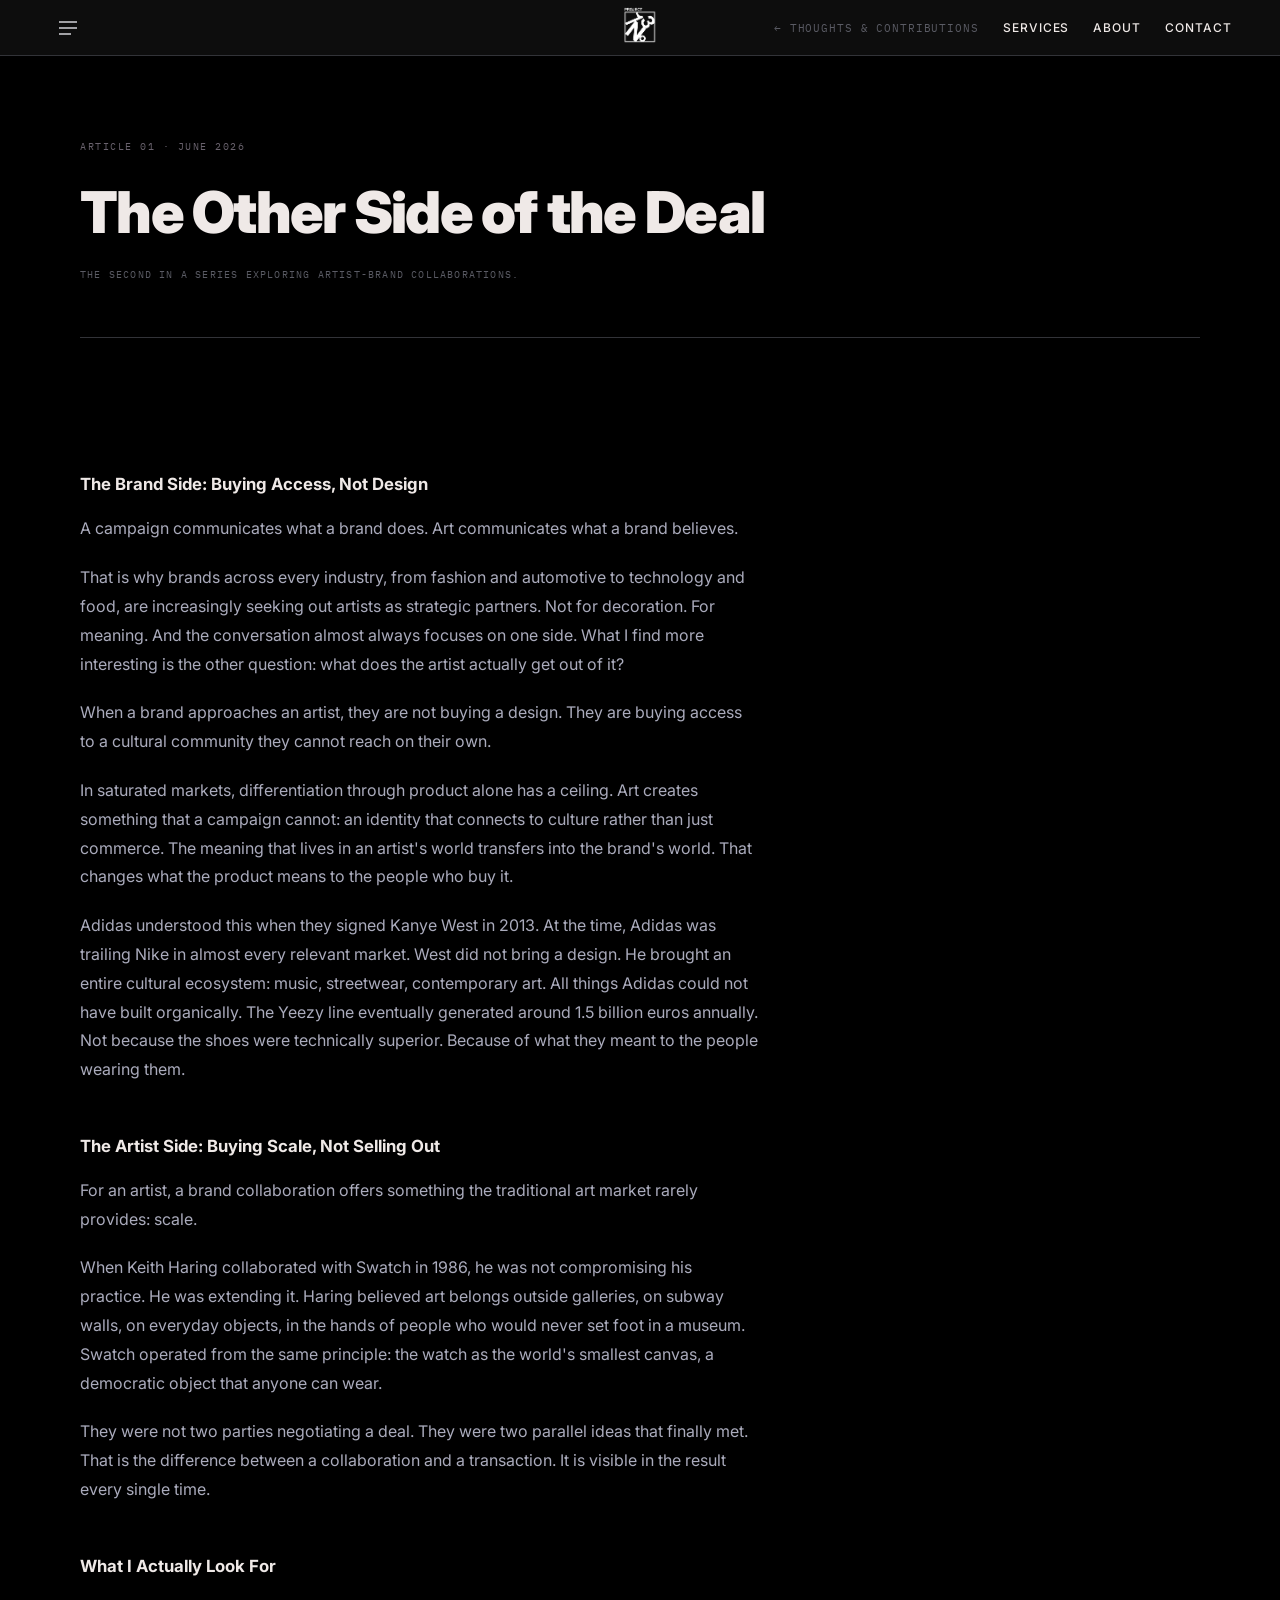
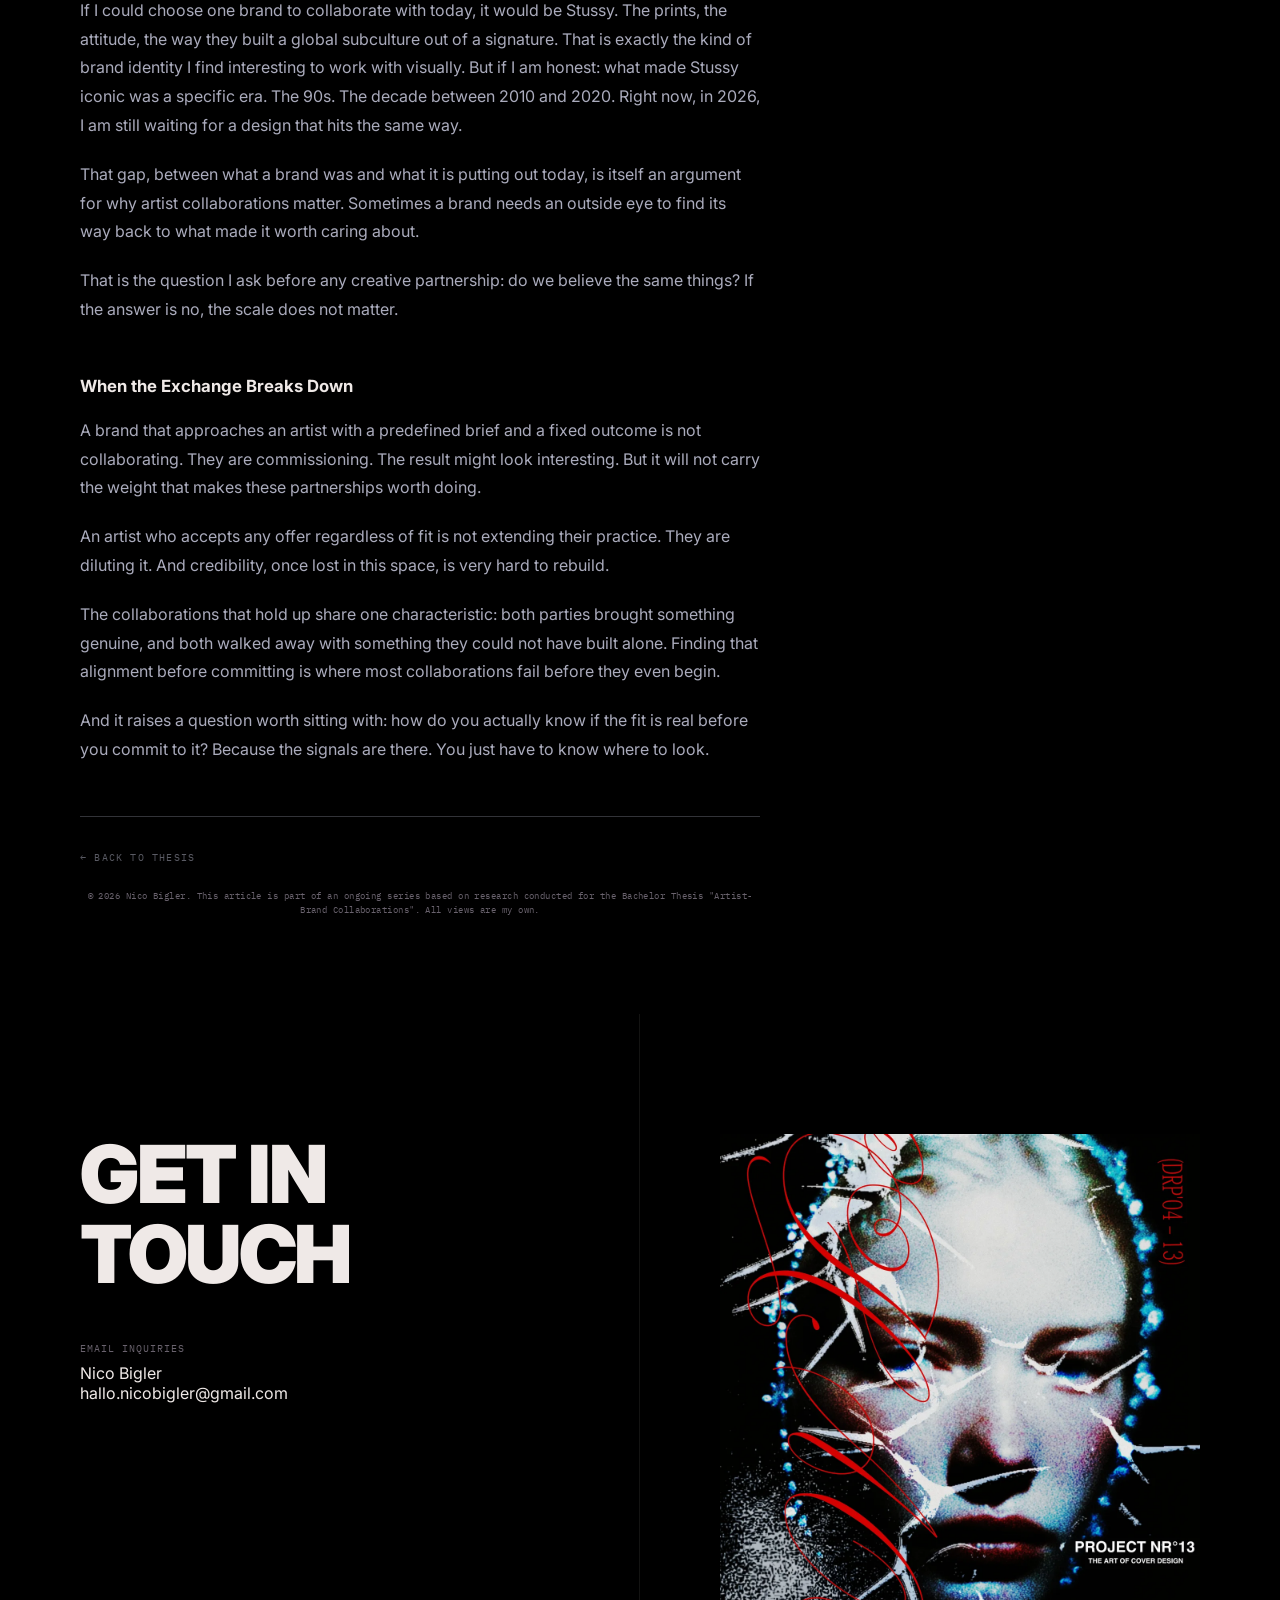
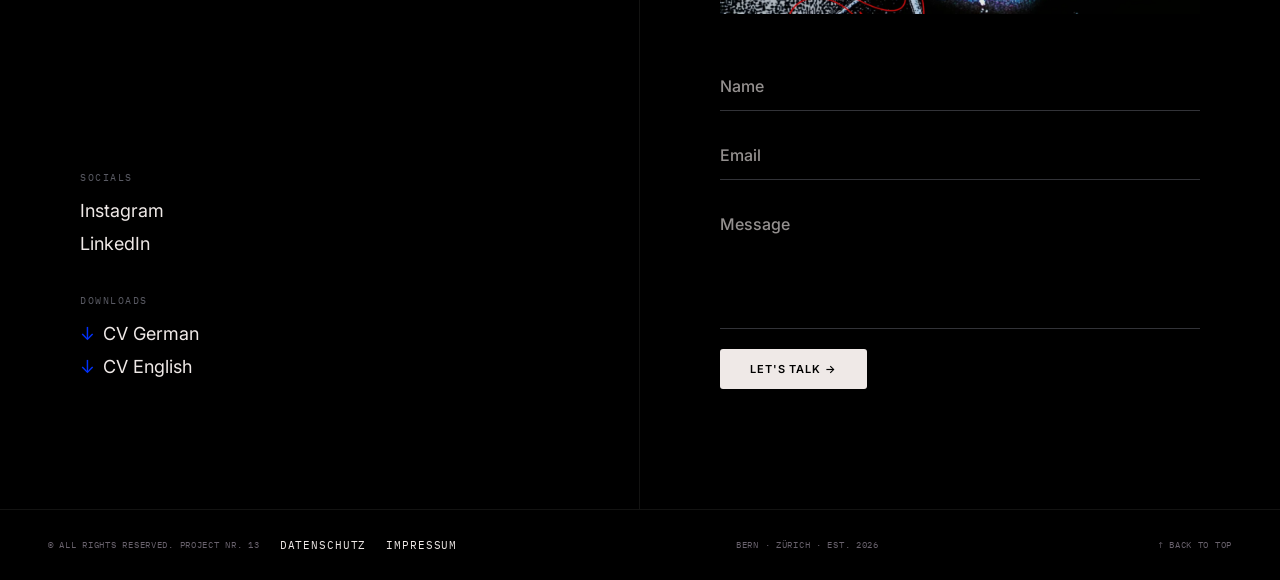
<file: blog-01.html>
<!DOCTYPE html>
<html lang="en">
<head>
<meta charset="UTF-8">
<link rel="icon" type="image/png" href="assets/images/logo.png">
<link rel="apple-touch-icon" href="assets/images/logo.png">
<meta name="viewport" content="width=device-width, initial-scale=1.0">
<title>The Other Side of the Deal — Artist-Brand | Project Nr. 13</title>
<meta name="description" content="Artist-brand collaborations are always pitched from the brand side. This piece asks what artists actually get out of the deal, and when it stops being worth it.">
<link rel="preconnect" href="https://fonts.googleapis.com">
<link rel="preconnect" href="https://fonts.gstatic.com" crossorigin>
<link href="https://fonts.googleapis.com/css2?family=Inter:ital,wght@0,400;0,500;0,700;0,900;1,400;1,500&family=IBM+Plex+Mono:wght@400;500&display=swap" rel="stylesheet">
<style>
*,*::before,*::after{box-sizing:border-box;margin:0;padding:0}
html{scroll-behavior:smooth;scroll-padding-top:56px}
body{
  background:#000;color:#EFE9E7;
  font-family:'Inter',sans-serif;
  -webkit-font-smoothing:antialiased;
  cursor:none;overflow-x:hidden;
}
:root{
  --black:#000000;--white:#EFE9E7;
  --grey:#69626D;--dim:rgba(239,233,231,0.08);
}
a{color:inherit;text-decoration:none;cursor:none}
a:link,a:visited,a:hover,a:active{color:#EFE9E7;}
button{background:none;border:none;color:inherit;cursor:none;font:inherit}
img{display:block;max-width:100%}

/* ── CURSOR ── */
#cursor-dot{
  width:5px;height:5px;background:#EFE9E7;border-radius:50%;
  position:fixed;pointer-events:none;z-index:99998;
  transform:translate(-50%,-50%);opacity:0;transition:opacity 0.2s;
}
#cursor-ring{
  width:48px;height:48px;
  border:1px solid rgba(239,233,231,0.35);border-radius:50%;
  position:fixed;pointer-events:none;z-index:99997;
  transform:translate(-50%,-50%) scale(0.667);
  display:flex;align-items:center;justify-content:center;
  opacity:0;transition:transform 0.25s ease,border-color 0.25s ease,background 0.25s ease,opacity 0.3s ease;
}
body.cursor-active #cursor-dot,body.cursor-active #cursor-ring{opacity:1;}
@media(hover:none) and (pointer:coarse){body,a,button{cursor:auto!important;}}
#cursor-ring.hover-link{transform:translate(-50%,-50%) scale(1);border-color:rgba(239,233,231,0.8)}
#cursor-ring.hover-img{transform:translate(-50%,-50%) scale(1);background:rgba(239,233,231,0.08);border-color:rgba(239,233,231,0.5)}
#cursor-label{font-family:'IBM Plex Mono',monospace;font-size:8px;color:#EFE9E7;letter-spacing:0.05em;opacity:0;transition:opacity 0.2s;white-space:nowrap}
#cursor-ring.hover-img #cursor-label{opacity:1}

/* ── NAV ── */
#nav{
  position:fixed;top:0;left:0;right:0;height:56px;z-index:1000;
  background:#0D0D0D;
  border-bottom:1px solid #323338;
  display:flex;align-items:center;justify-content:space-between;
  padding:0 48px;
}
#nav.scrolled{background:rgba(0,0,0,0.92);backdrop-filter:blur(12px);-webkit-backdrop-filter:blur(12px);}
.nav-left,.nav-right{display:flex;align-items:center;gap:24px}
.nav-menu-btn{background:none;border:none;cursor:none;padding:8px;display:flex;align-items:center;}
.nav-menu-btn svg line{stroke:#D3D3D9;transition:stroke 0.2s;}
.nav-menu-btn:hover svg line{stroke:#0032FF;}
.nav-back-link:link,.nav-back-link:visited{color:#5A5B64}
.nav-back-link:hover,.nav-back-link:active{color:#EFE9E7}
.nav-back-link{
  font-family:'IBM Plex Mono',monospace;font-size:11px;
  text-decoration:none;letter-spacing:0.08em;transition:color 0.2s;
}
.nav-center{cursor:none;position:absolute;left:50%;transform:translateX(-50%);}
.nav-center::after{
  content:'';position:absolute;top:50%;left:50%;
  width:28px;height:28px;border-radius:50%;
  border:1.5px solid #0032FF;
  transform:translate(-50%,-50%) scale(0);
  opacity:0;pointer-events:none;
  transition:transform 0.3s ease,opacity 0.3s ease;
}
.nav-center:hover::after{transform:translate(-50%,-50%) scale(1);opacity:1;}
.nav-link{
  font-family:'Inter',sans-serif;font-weight:500;font-size:12px;
  color:#EFE9E7;letter-spacing:0.08em;transition:color 0.2s ease;
}
.nav-link:hover{color:#0032FF;}
.nav-mobile-links{display:none;}
@media(max-width:768px){.nav-mobile-links{display:flex;gap:16px;align-items:center;justify-content:flex-end;}}
@media(max-width:400px){.nav-mobile-links{gap:8px}.nav-mobile-link{font-size:9px}}
.nav-mobile-link{font-family:'IBM Plex Mono',monospace;font-size:10px;letter-spacing:0.08em;color:rgba(239,233,231,0.5);text-decoration:none;text-transform:uppercase;transition:color 0.2s;}
.nav-mobile-link:hover{color:#0032FF;}

/* ── MEGA MENU ── */
#megaMenu{
  position:fixed;inset:0;z-index:9000;background:#000;
  display:grid;grid-template-columns:25% 45% 30%;
  opacity:0;pointer-events:none;
  transition:opacity 0.4s ease;overflow-y:auto;
}
#megaMenu.open{opacity:1;pointer-events:all}
.mm-col{padding:48px;height:100%}
.mm-close{
  position:absolute;top:28px;right:48px;
  font-family:'Inter',sans-serif;font-weight:400;font-size:32px;
  color:#69626D;z-index:10;line-height:1;
  transition:color 0.2s;
}
.mm-close:hover{color:#EFE9E7}
.mm-nav-links{padding-top:80px}
.mm-nav-link{
  display:block;
  font-family:'Inter',sans-serif;font-weight:500;font-size:52px;
  color:#EFE9E7;padding:4px 0;
  opacity:0;transform:translateY(32px);
  transition:color 0.2s,transform 0.2s;
}
#megaMenu.open .mm-nav-link{
  opacity:1;transform:translateY(0);
  transition:opacity 0.6s ease-out,transform 0.6s ease-out,color 0.2s;
}
.mm-nav-link:hover{color:#0032FF;transform:translateX(8px)!important}
.mm-right{padding-top:80px}
.mm-section-label{
  font-family:'IBM Plex Mono',monospace;font-size:10px;color:#69626D;
  text-transform:uppercase;letter-spacing:0.15em;margin-bottom:14px;display:block;
}
.mm-right-link{
  font-family:'Inter',sans-serif;font-size:14px;color:#EFE9E7;
  display:block;padding:4px 0;transition:color 0.2s ease;
}
.mm-right-link:hover{color:#0032FF}
.mm-section{margin-top:28px}
.mm-manifesto{margin-top:48px}
.mm-manifesto-label{
  font-family:'IBM Plex Mono',monospace;font-size:10px;color:#5A5B64;
  text-transform:uppercase;letter-spacing:0.15em;margin-bottom:8px;display:block;
}
.mm-manifesto-text{
  font-family:'Inter',sans-serif;font-weight:700;font-size:28px;
  color:#FFFFFF;letter-spacing:-0.02em;line-height:1.1;
  animation:pulse 3s ease-in-out infinite alternate;
}
@keyframes pulse{from{opacity:0.6;}to{opacity:1.0;}}

/* ── BLOG HERO ── */
#blog-hero{
  padding:140px 80px 72px;background:#000;
}
.blog-meta{
  display:block;font-family:'IBM Plex Mono',monospace;font-size:10px;color:#69626D;
  text-transform:uppercase;letter-spacing:0.15em;margin-bottom:28px;
}
.blog-title{
  font-family:'Inter',sans-serif;font-weight:900;
  font-size:clamp(2rem,4.5vw,3.75rem);color:#EFE9E7;
  letter-spacing:-0.03em;line-height:1.1;max-width:820px;
  margin-bottom:24px;text-wrap:balance;
}
.blog-subtitle{
  display:block;font-family:'IBM Plex Mono',monospace;font-size:10px;color:#5A5B64;
  text-transform:uppercase;letter-spacing:0.12em;margin-bottom:56px;
}
.blog-hero-rule{
  border:none;border-top:1px solid #323338;
}

/* ── BLOG BODY ── */
#blog-body{
  padding:64px 80px 96px;background:#000;
}
.blog-inner{
  max-width:680px;
}
.blog-section{
  margin-bottom:52px;
}
.blog-section-head{
  display:block;font-family:'Inter',sans-serif;font-weight:700;
  font-size:1.05rem;color:#EFE9E7;margin-bottom:20px;
}
.blog-p{
  font-family:'Inter',sans-serif;font-size:1rem;color:#AAABBC;
  line-height:1.8;margin-bottom:20px;
}
.blog-p:last-child{margin-bottom:0}
.blog-end-rule{
  border:none;border-top:1px solid #323338;margin:0 0 28px;
}
.blog-back-link:link,.blog-back-link:visited{color:#5A5B64}
.blog-back-link:hover,.blog-back-link:active{color:#EFE9E7}
.blog-back-link{
  font-family:'IBM Plex Mono',monospace;font-size:10px;
  text-transform:uppercase;letter-spacing:0.12em;
  text-decoration:none;transition:color 0.2s;display:inline-block;
}
.blog-copyright{
  font-family:'IBM Plex Mono',monospace;font-size:9px;color:#69626D;
  letter-spacing:0.05em;margin-top:24px;line-height:1.6;text-align:center;
}

/* ── FOOTER ── */
footer{background:#000;padding:28px 48px;border-top:1px solid var(--dim);display:flex;justify-content:space-between;align-items:center}
.foot{font-family:'IBM Plex Mono',monospace;font-size:9px;color:#69626D;letter-spacing:0.08em;text-transform:uppercase}
.foot-back{cursor:none;transition:color 0.2s}
.foot-back:hover{color:#EFE9E7}
.foot-group{display:flex;align-items:center;gap:20px;}
.foot-legal{font-family:'IBM Plex Mono',monospace;font-size:11px;color:rgba(239,233,231,0.3);letter-spacing:0.08em;text-transform:uppercase;text-decoration:none;transition:color 0.2s;}
.foot-legal:hover{color:#0032FF;}

/* ── CONTACT SECTION ── */
.dl-arrow{color:#0032FF;margin-right:8px;}
#contact{background:#000;min-height:100vh;display:grid;grid-template-columns:1fr 1fr}
.contact-left{padding:120px 80px;border-right:1px solid var(--dim);display:flex;flex-direction:column;justify-content:space-between}
.contact-h{font-family:'Inter',sans-serif;font-weight:900;font-size:80px;color:#EFE9E7;letter-spacing:-0.03em;line-height:1;margin-bottom:48px;text-wrap:balance;}
.contact-sub-label{font-family:'IBM Plex Mono',monospace;font-size:10px;color:#69626D;text-transform:uppercase;letter-spacing:0.1em;margin-bottom:8px;display:block}
.contact-name{font-family:'Inter',sans-serif;font-size:16px;color:#EFE9E7;display:block}
.contact-email{font-family:'Inter',sans-serif;font-size:16px;color:#EFE9E7;display:block;transition:text-decoration-color 0.2s}
.contact-email:hover{text-decoration:underline}
.contact-social-label,.contact-dl-label{font-family:'IBM Plex Mono',monospace;font-size:10px;color:#5A5B64;text-transform:uppercase;letter-spacing:0.15em;margin-bottom:16px;display:block}
.contact-dl-label{margin-top:40px}
.contact-social-link{font-family:'Inter',sans-serif;font-size:18px;font-weight:400;color:#D3D3D9;display:block;margin-bottom:12px;text-decoration:none;transition:color 0.2s}
.contact-social-link:hover{color:#FFFFFF}
.contact-dl-link{font-family:'Inter',sans-serif;font-size:18px;font-weight:400;color:#D3D3D9;display:block;margin-bottom:12px;text-decoration:none;transition:color 0.2s}
.contact-dl-link:hover{color:#FFFFFF}
.contact-right{padding:120px 80px;display:flex;flex-direction:column}
.contact-cover{margin-bottom:48px;overflow:hidden}
.contact-cover img{width:100%;height:480px;object-fit:cover;background:#111111;display:block}
.contact-field{width:100%;background:transparent;border:none;border-bottom:1px solid #323338;color:#EFE9E7;padding:14px 0;font-family:'Inter',sans-serif;font-size:16px;outline:none;margin-bottom:20px;display:block;transition:border-bottom-color 0.2s}
.contact-field::placeholder{color:rgba(239,233,231,0.62);font-weight:500}
.contact-field:focus{border-bottom-color:#0032FF;outline:none;color:#EFE9E7;caret-color:#0032FF}
textarea.contact-field{resize:none}
.contact-submit{background:#EFE9E7;color:#000;padding:13px 30px;border:none;border-radius:3px;cursor:none;font-family:'Inter',sans-serif;font-weight:600;font-size:11px;text-transform:uppercase;letter-spacing:0.08em;transition:background 0.2s,transform 0.2s}
.contact-submit:hover{background:#fff;transform:translateY(-2px)}
.fs-message{font-family:'IBM Plex Mono',monospace;font-size:0.75rem;margin-bottom:24px;}
.fs-message--error{color:#FF3B30;}
#fs-success{color:#0032FF;}

/* ── ANIM ── */
.anim{transition:opacity 0.8s cubic-bezier(0.22,1,0.36,1),transform 0.8s cubic-bezier(0.22,1,0.36,1)}
.js-anim .anim{opacity:0;transform:translateY(28px);}
.js-anim .anim.visible{opacity:1;transform:translateY(0)}

/* ── RESPONSIVE ── */
@media(max-width:1024px){
  #nav{padding:0 32px}
  #blog-hero{padding:100px 48px 56px}
  #blog-body{padding:56px 48px 80px}
}
@media(max-width:768px){
  #nav{padding:0 20px}
  .nav-right{display:none}
  #blog-hero{padding:88px 20px 40px}
  #blog-body{padding:40px 20px 64px}
  footer{padding:20px;flex-direction:column;gap:8px;text-align:center}
  #contact{grid-template-columns:1fr}
  .contact-left{padding:56px 20px;border-right:none;border-bottom:1px solid var(--dim)}
  .contact-right{padding:56px 20px}
  .contact-h{font-size:clamp(32px,10vw,56px)}
  .contact-cover{display:none}
  #cursor-dot,#cursor-ring{display:none!important}
}
/* ── MOBILE MEGA MENU ── */
@media(max-width:640px){
  #megaMenu{display:flex;flex-direction:column;overflow-y:auto;}
  #megaMenu>.mm-col:first-child{display:none;}
  .mm-col{padding:32px 24px;height:auto;}
  .mm-nav-links{padding-top:24px;}
  .mm-nav-link{font-size:36px;}
  .mm-close{right:20px;top:20px;}
  .mm-right{padding-top:0;}
  .mm-manifesto{margin-top:24px;}
}
/* ── REDUCED MOTION ── */
@media(prefers-reduced-motion:reduce){*,*::before,*::after{animation-duration:0.01ms!important;transition-duration:0.01ms!important}}
</style>
</head>
<body>

<div id="cursor-dot"></div>
<div id="cursor-ring"><span id="cursor-label">VIEW</span></div>

<!-- Nav -->
<nav id="nav">
  <div class="nav-left">
    <button class="nav-menu-btn" id="menuOpen" aria-label="Menu">
      <svg width="24" height="24" viewBox="0 0 24 24" fill="none" xmlns="http://www.w3.org/2000/svg">
        <line x1="3" y1="6" x2="21" y2="6" stroke-width="1.5"/>
        <line x1="3" y1="12" x2="21" y2="12" stroke-width="1.5"/>
        <line x1="3" y1="18" x2="15" y2="18" stroke-width="1.5"/>
      </svg>
    </button>
  </div>
  <a href="index.html" class="nav-center" id="navLogo">
    <img src="assets/images/logo.png" alt="Project Nr. 13" style="width:56px;height:auto;display:block;">
  </a>
  <div class="nav-right">
    <a href="thesis.html" class="nav-back-link">← THOUGHTS &amp; CONTRIBUTIONS</a>
    <a href="services.html" class="nav-link">SERVICES</a>
    <a href="about.html" class="nav-link">ABOUT</a>
    <a href="index.html#contact" class="nav-link">CONTACT</a>
  </div>
  <div class="nav-mobile-links">
    <a href="services.html" class="nav-mobile-link">SERVICES</a>
    <a href="about.html" class="nav-mobile-link">ABOUT</a>
  </div>
</nav>

<!-- Mega Menu -->
<div id="megaMenu" role="dialog" aria-modal="true" aria-label="Navigation">
  <button class="mm-close" id="menuClose" aria-label="Close menu">×</button>
  <div class="mm-col">
    <img src="assets/images/logo.png" alt="Project Nr. 13" style="width:80px;height:auto;display:block;">
  </div>
  <div class="mm-col">
    <nav class="mm-nav-links">
      <a href="index.html" class="mm-nav-link">Home</a>
      <a href="index.html#works" class="mm-nav-link">Works</a>
      <a href="archive.html" class="mm-nav-link">Archive</a>
      <a href="services.html" class="mm-nav-link">Services</a>
      <a href="about.html" class="mm-nav-link">About</a>
      <a href="thesis.html" class="mm-nav-link">Thesis</a>
      <a href="index.html#contact" class="mm-nav-link">Contact</a>
    </nav>
  </div>
  <div class="mm-col mm-right">
    <span class="mm-section-label">INFO</span>
    <a href="about.html" class="mm-right-link">About me</a>
    <a href="about.html#career" class="mm-right-link">Career</a>
    <a href="services.html" class="mm-right-link">Services</a>
    <a href="thesis.html" class="mm-right-link">HWZ Bachelor Thesis</a>
    <a href="datenschutz.html" class="mm-right-link" style="border-top:1px solid rgba(239,233,231,0.07);margin-top:16px;padding-top:16px;">Datenschutz</a>
    <a href="impressum.html" class="mm-right-link">Impressum</a>
    <div class="mm-section">
      <span class="mm-section-label">DOWNLOAD</span>
      <a href="assets/cv/nico-bigler-cv-german.pdf" class="mm-right-link" target="_blank" download>↓ CV German</a>
      <a href="assets/cv/nico-bigler-cv-english.pdf" class="mm-right-link" target="_blank" download>↓ CV English</a>
    </div>
    <div class="mm-section">
      <span class="mm-section-label">SOCIAL</span>
      <a href="https://www.instagram.com/project_nr.13" target="_blank" rel="noopener noreferrer" class="mm-right-link">Instagram ↗</a>
      <a href="https://www.linkedin.com/in/nico-justin-bigler" target="_blank" rel="noopener noreferrer" class="mm-right-link">LinkedIn ↗</a>
    </div>
    <div class="mm-manifesto">
      <span class="mm-manifesto-label">Art is...</span>
      <span class="mm-manifesto-text">Make it mean something.</span>
    </div>
  </div>
</div>

<!-- Article Hero -->
<section id="blog-hero">
  <span class="blog-meta anim">ARTICLE 01 · JUNE 2026</span>
  <h1 class="blog-title anim" data-delay="60">The Other Side of the Deal</h1>
  <span class="blog-subtitle anim" data-delay="120">The second in a series exploring artist-brand collaborations.</span>
  <hr class="blog-hero-rule">
</section>

<!-- Article Body -->
<section id="blog-body">
  <div class="blog-inner">

    <div class="blog-section anim">
      <span class="blog-section-head">The Brand Side: Buying Access, Not Design</span>
      <p class="blog-p">A campaign communicates what a brand does. Art communicates what a brand believes.</p>
      <p class="blog-p">That is why brands across every industry, from fashion and automotive to technology and food, are increasingly seeking out artists as strategic partners. Not for decoration. For meaning. And the conversation almost always focuses on one side. What I find more interesting is the other question: what does the artist actually get out of it?</p>
      <p class="blog-p">When a brand approaches an artist, they are not buying a design. They are buying access to a cultural community they cannot reach on their own.</p>
      <p class="blog-p">In saturated markets, differentiation through product alone has a ceiling. Art creates something that a campaign cannot: an identity that connects to culture rather than just commerce. The meaning that lives in an artist's world transfers into the brand's world. That changes what the product means to the people who buy it.</p>
      <p class="blog-p">Adidas understood this when they signed Kanye West in 2013. At the time, Adidas was trailing Nike in almost every relevant market. West did not bring a design. He brought an entire cultural ecosystem: music, streetwear, contemporary art. All things Adidas could not have built organically. The Yeezy line eventually generated around 1.5 billion euros annually. Not because the shoes were technically superior. Because of what they meant to the people wearing them.</p>
    </div>

    <div class="blog-section anim" data-delay="40">
      <span class="blog-section-head">The Artist Side: Buying Scale, Not Selling Out</span>
      <p class="blog-p">For an artist, a brand collaboration offers something the traditional art market rarely provides: scale.</p>
      <p class="blog-p">When Keith Haring collaborated with Swatch in 1986, he was not compromising his practice. He was extending it. Haring believed art belongs outside galleries, on subway walls, on everyday objects, in the hands of people who would never set foot in a museum. Swatch operated from the same principle: the watch as the world's smallest canvas, a democratic object that anyone can wear.</p>
      <p class="blog-p">They were not two parties negotiating a deal. They were two parallel ideas that finally met. That is the difference between a collaboration and a transaction. It is visible in the result every single time.</p>
    </div>

    <div class="blog-section anim" data-delay="40">
      <span class="blog-section-head">What I Actually Look For</span>
      <p class="blog-p">If I could choose one brand to collaborate with today, it would be Stussy. The prints, the attitude, the way they built a global subculture out of a signature. That is exactly the kind of brand identity I find interesting to work with visually. But if I am honest: what made Stussy iconic was a specific era. The 90s. The decade between 2010 and 2020. Right now, in 2026, I am still waiting for a design that hits the same way.</p>
      <p class="blog-p">That gap, between what a brand was and what it is putting out today, is itself an argument for why artist collaborations matter. Sometimes a brand needs an outside eye to find its way back to what made it worth caring about.</p>
      <p class="blog-p">That is the question I ask before any creative partnership: do we believe the same things? If the answer is no, the scale does not matter.</p>
    </div>

    <div class="blog-section anim" data-delay="40">
      <span class="blog-section-head">When the Exchange Breaks Down</span>
      <p class="blog-p">A brand that approaches an artist with a predefined brief and a fixed outcome is not collaborating. They are commissioning. The result might look interesting. But it will not carry the weight that makes these partnerships worth doing.</p>
      <p class="blog-p">An artist who accepts any offer regardless of fit is not extending their practice. They are diluting it. And credibility, once lost in this space, is very hard to rebuild.</p>
      <p class="blog-p">The collaborations that hold up share one characteristic: both parties brought something genuine, and both walked away with something they could not have built alone. Finding that alignment before committing is where most collaborations fail before they even begin.</p>
      <p class="blog-p">And it raises a question worth sitting with: how do you actually know if the fit is real before you commit to it? Because the signals are there. You just have to know where to look.</p>
    </div>

    <hr class="blog-end-rule anim">
    <a href="thesis.html" class="blog-back-link anim" data-delay="40">← Back to Thesis</a>
    <p class="blog-copyright">© 2026 Nico Bigler. This article is part of an ongoing series based on research conducted for the Bachelor Thesis "Artist-Brand Collaborations". All views are my own.</p>

  </div>
</section>

<!-- Contact -->
<section id="contact">
  <div class="contact-left">
    <div>
      <h2 class="contact-h anim">GET IN<br>TOUCH</h2>
      <span class="contact-sub-label anim" data-delay="80">Email Inquiries</span>
      <span class="contact-name anim" data-delay="160">Nico Bigler</span>
      <a href="mailto:hallo.nicobigler@gmail.com" class="contact-email anim" data-delay="200">hallo.nicobigler@gmail.com</a>
    </div>
    <div class="contact-bottom anim" data-delay="120">
      <span class="contact-social-label">Socials</span>
      <a href="https://www.instagram.com/project_nr.13" target="_blank" rel="noopener noreferrer" class="contact-social-link">Instagram</a>
      <a href="https://www.linkedin.com/in/nico-justin-bigler" target="_blank" rel="noopener noreferrer" class="contact-social-link">LinkedIn</a>
      <span class="contact-dl-label">Downloads</span>
      <a href="assets/cv/nico-bigler-cv-german.pdf" class="contact-dl-link" target="_blank" download><span class="dl-arrow">↓</span>CV German</a>
      <a href="assets/cv/nico-bigler-cv-english.pdf" class="contact-dl-link" target="_blank" download><span class="dl-arrow">↓</span>CV English</a>
    </div>
  </div>
  <div class="contact-right">
    <div class="contact-cover anim">
      <img src="assets/covers/drp04-13_face.webp" alt="Project Nr. 13" loading="lazy"
           onerror="this.style.background='#111111';this.style.minHeight='480px';">
    </div>
    <div id="fs-success" style="display:none;" class="fs-message">Message received. I'll be in touch.</div>
    <div id="fs-error" style="display:none;" class="fs-message fs-message--error">Something went wrong. Please try again.</div>
    <form id="contact-form" class="anim" data-delay="120">
      <input type="text" name="name" class="contact-field" placeholder="Name" required>
      <input type="email" name="email" class="contact-field" placeholder="Email" required>
      <textarea name="message" class="contact-field" rows="5" placeholder="Message" required></textarea>
      <button type="submit" class="contact-submit">LET'S TALK →</button>
    </form>
  </div>
</section>

<!-- Footer -->
<footer>
  <div class="foot-group">
    <span class="foot">© All Rights Reserved. Project Nr. 13</span>
    <a href="datenschutz.html" class="foot-legal">Datenschutz</a>
    <a href="impressum.html" class="foot-legal">Impressum</a>
  </div>
  <span class="foot">Bern · Zürich · Est. 2026</span>
  <span class="foot foot-back" id="backTop">↑ Back to Top</span>
</footer>

<script>
(function () {
  'use strict';
  document.body.classList.add('js-anim');

  /* ── CURSOR ── */
  if (window.innerWidth > 768) {
    var dot  = document.getElementById('cursor-dot');
    var ring = document.getElementById('cursor-ring');
    var mx = 0, my = 0, rx = 0, ry = 0;
    var cursorActivated = false, touchDetected = false;
    document.addEventListener('touchstart', function(){touchDetected=true;},{once:true,capture:true,passive:true});

    document.addEventListener('mousemove', function (e) {
      if(touchDetected) return;
      if(!cursorActivated){
        cursorActivated=true;
        rx=e.clientX; ry=e.clientY;
        document.body.classList.add('cursor-active');
      }
      mx = e.clientX; my = e.clientY;
      dot.style.left = mx + 'px';
      dot.style.top  = my + 'px';
    });

    (function lerpRing() {
      rx += (mx - rx) * 0.12;
      ry += (my - ry) * 0.12;
      ring.style.left = rx + 'px';
      ring.style.top  = ry + 'px';
      requestAnimationFrame(lerpRing);
    })();

    document.querySelectorAll('a,button').forEach(function (el) {
      el.addEventListener('mouseenter', function () { ring.classList.add('hover-link'); ring.classList.remove('hover-img'); });
      el.addEventListener('mouseleave', function () { ring.classList.remove('hover-link'); });
    });
    document.querySelectorAll('img').forEach(function (el) {
      el.addEventListener('mouseenter', function () { ring.classList.add('hover-img'); ring.classList.remove('hover-link'); });
      el.addEventListener('mouseleave', function () { ring.classList.remove('hover-img'); });
    });
  }

  /* ── MEGA MENU ── */
  var megaMenu = document.getElementById('megaMenu');
  var mmLinks  = document.querySelectorAll('.mm-nav-link');

  function openMenu() {
    megaMenu.classList.add('open');
    document.body.style.overflow = 'hidden';
    mmLinks.forEach(function (l, i) { l.style.transitionDelay = (i * 60) + 'ms'; });
  }
  function closeMenu() {
    megaMenu.classList.remove('open');
    document.body.style.overflow = '';
    mmLinks.forEach(function (l) { l.style.transitionDelay = '0ms'; });
  }

  document.getElementById('menuOpen').addEventListener('click', openMenu);
  document.getElementById('menuClose').addEventListener('click', closeMenu);
  document.addEventListener('keydown', function (e) {
    if (e.key === 'Escape' && megaMenu.classList.contains('open')) closeMenu();
  });
  megaMenu.addEventListener('click', function (e) { if (e.target === megaMenu) closeMenu(); });
  mmLinks.forEach(function (l) { l.addEventListener('click', closeMenu); });

  /* ── NAV SCROLL ── */
  window.addEventListener('scroll', function () {
    document.getElementById('nav').classList.toggle('scrolled', window.scrollY > 80);
  });

  /* ── SCROLL ANIMATIONS ── */
  var animEls = document.querySelectorAll('.anim');
  var animObs = new IntersectionObserver(function (entries) {
    entries.forEach(function (entry) {
      if (entry.isIntersecting) {
        var delay = parseInt(entry.target.dataset.delay || 0);
        setTimeout(function () { entry.target.classList.add('visible'); }, delay);
        animObs.unobserve(entry.target);
      }
    });
  }, { threshold: 0.1 });
  animEls.forEach(function (el) { animObs.observe(el); });

  /* ── BACK TO TOP ── */
  document.getElementById('backTop').addEventListener('click', function () {
    window.scrollTo({ top: 0, behavior: 'smooth' });
  });

})();
</script>
<script>
  document.getElementById('contact-form').addEventListener('submit', async function(e) {
    e.preventDefault();
    const form = e.target;
    const btn = form.querySelector('[type="submit"]');
    const success = document.getElementById('fs-success');
    const error = document.getElementById('fs-error');
    btn.disabled = true;
    success.style.display = 'none';
    error.style.display = 'none';
    try {
      const res = await fetch('https://formspree.io/f/xrevdegg', {
        method: 'POST',
        headers: { 'Content-Type': 'application/json', 'Accept': 'application/json' },
        body: JSON.stringify(Object.fromEntries(new FormData(form)))
      });
      const data = await res.json();
      if (data.ok) {
        success.style.display = 'block';
        form.reset();
      } else {
        error.style.display = 'block';
      }
    } catch {
      error.style.display = 'block';
    }
    btn.disabled = false;
  });
</script>
</body>
</html>
</file>
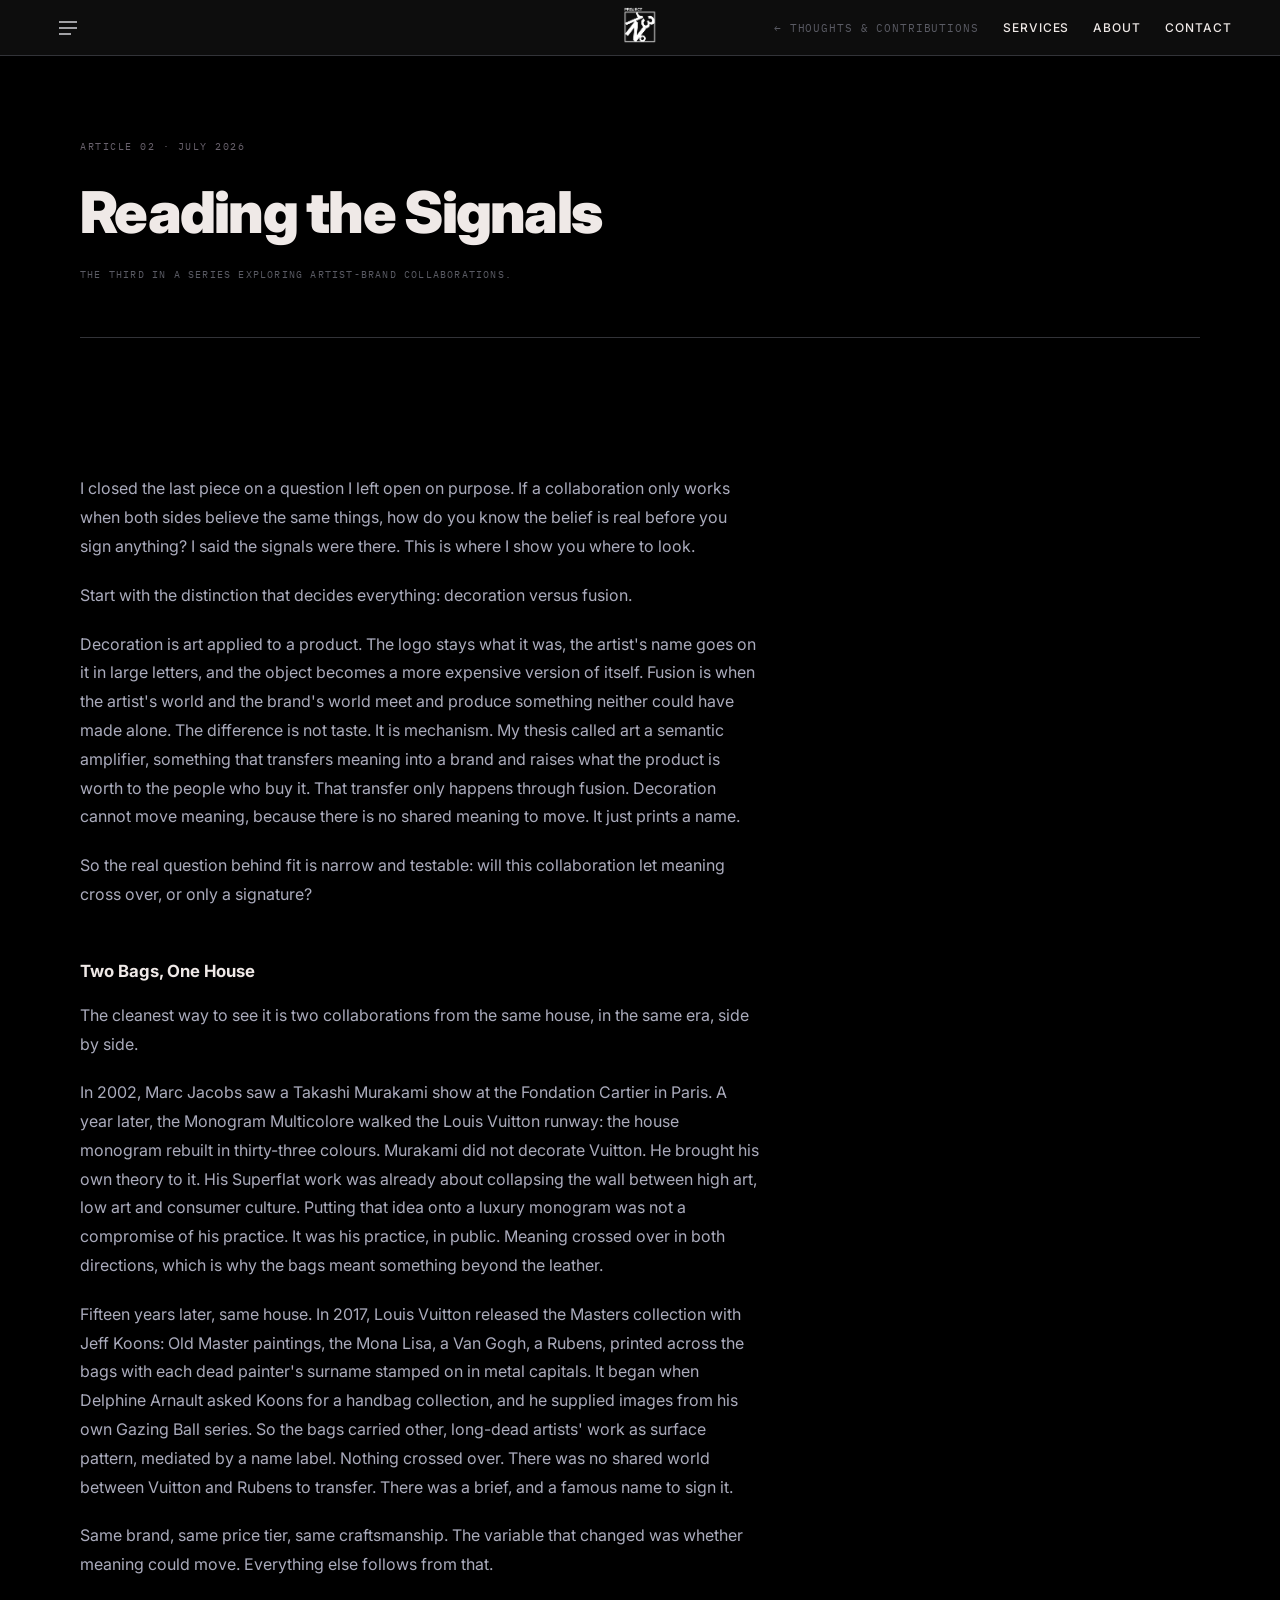
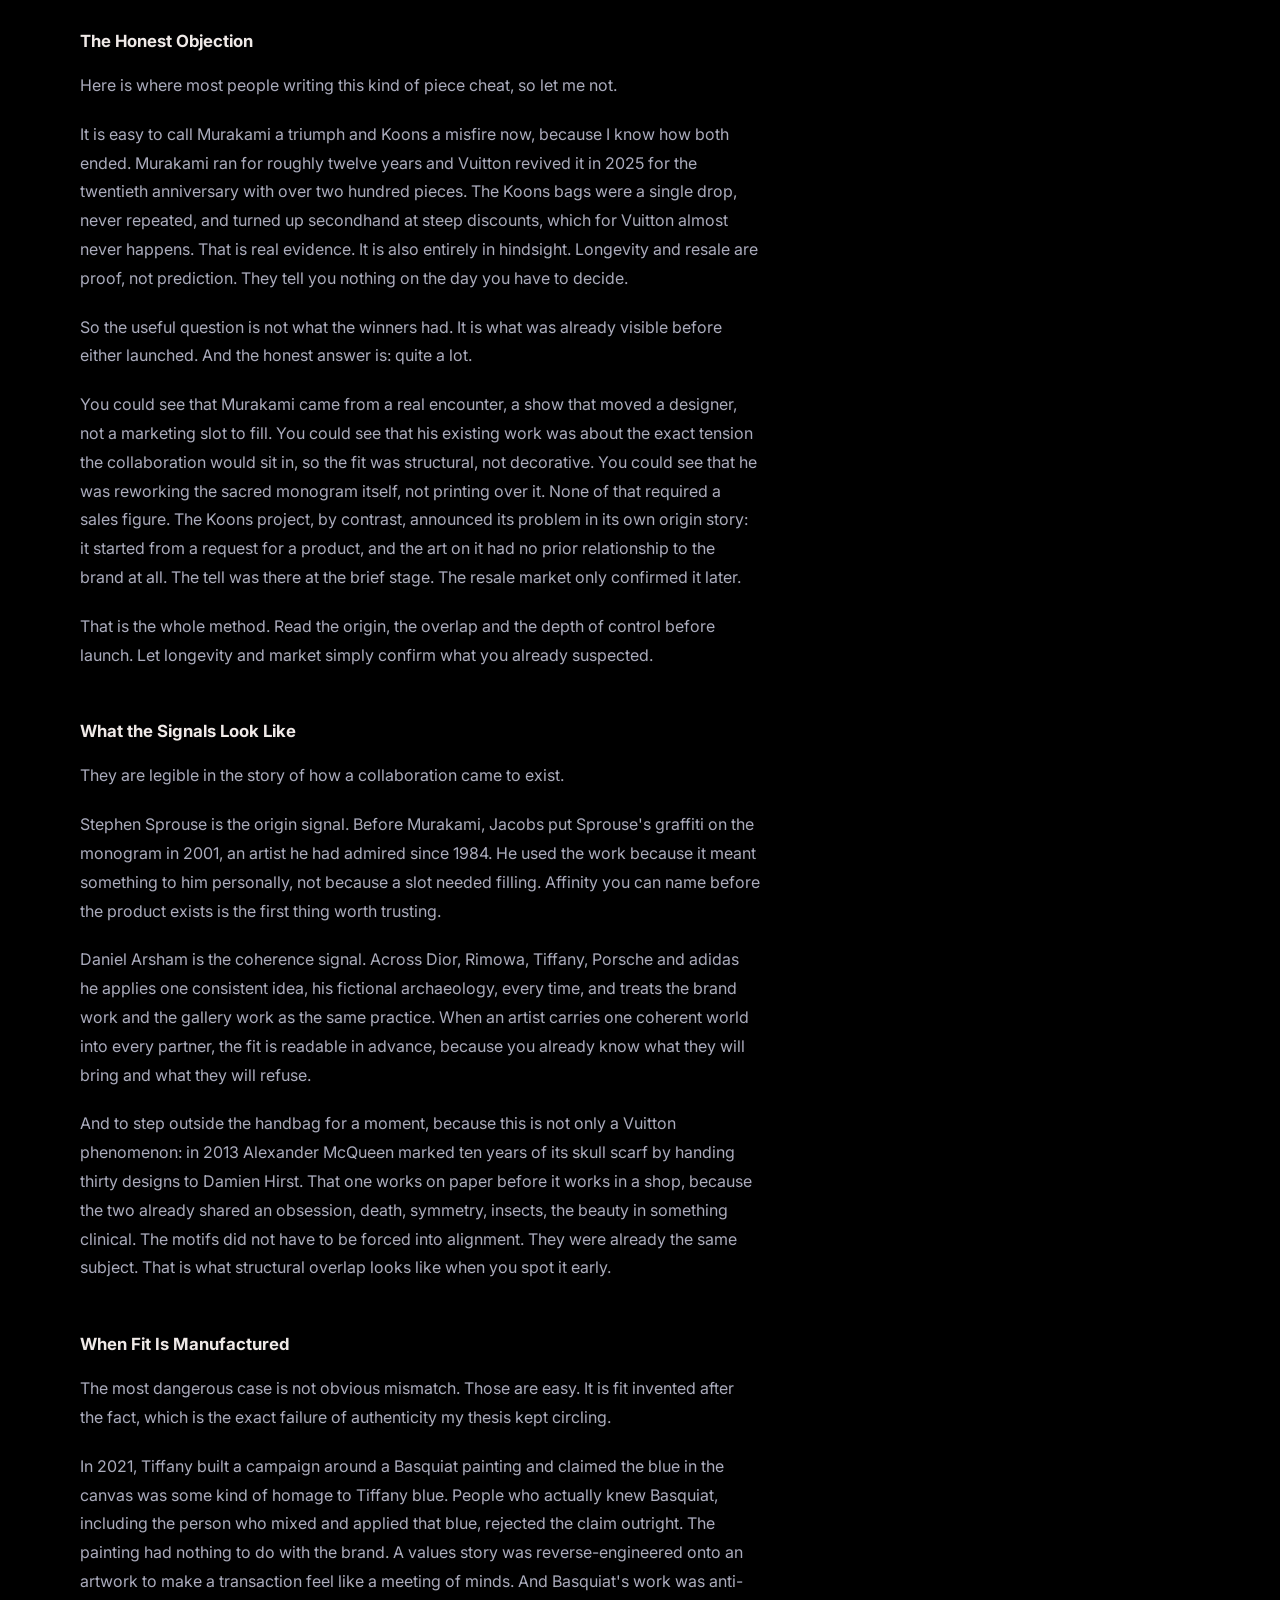
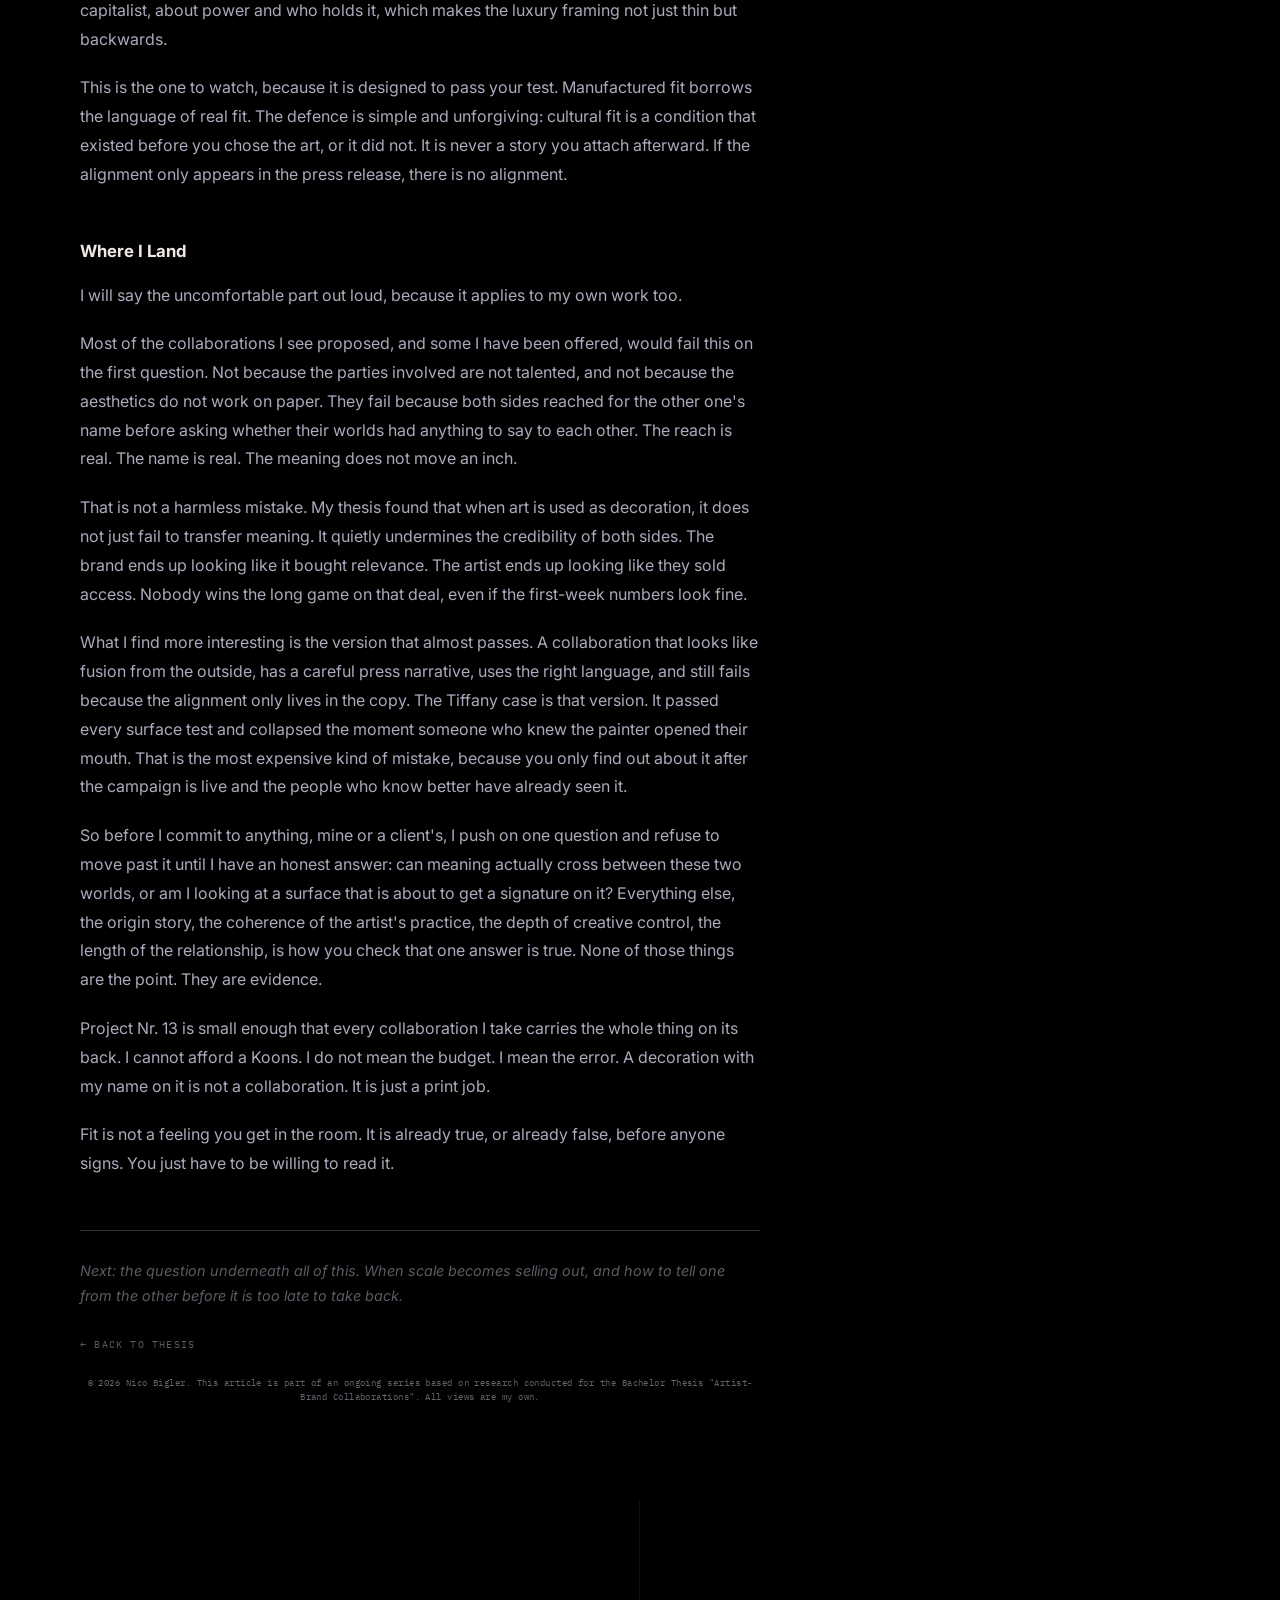
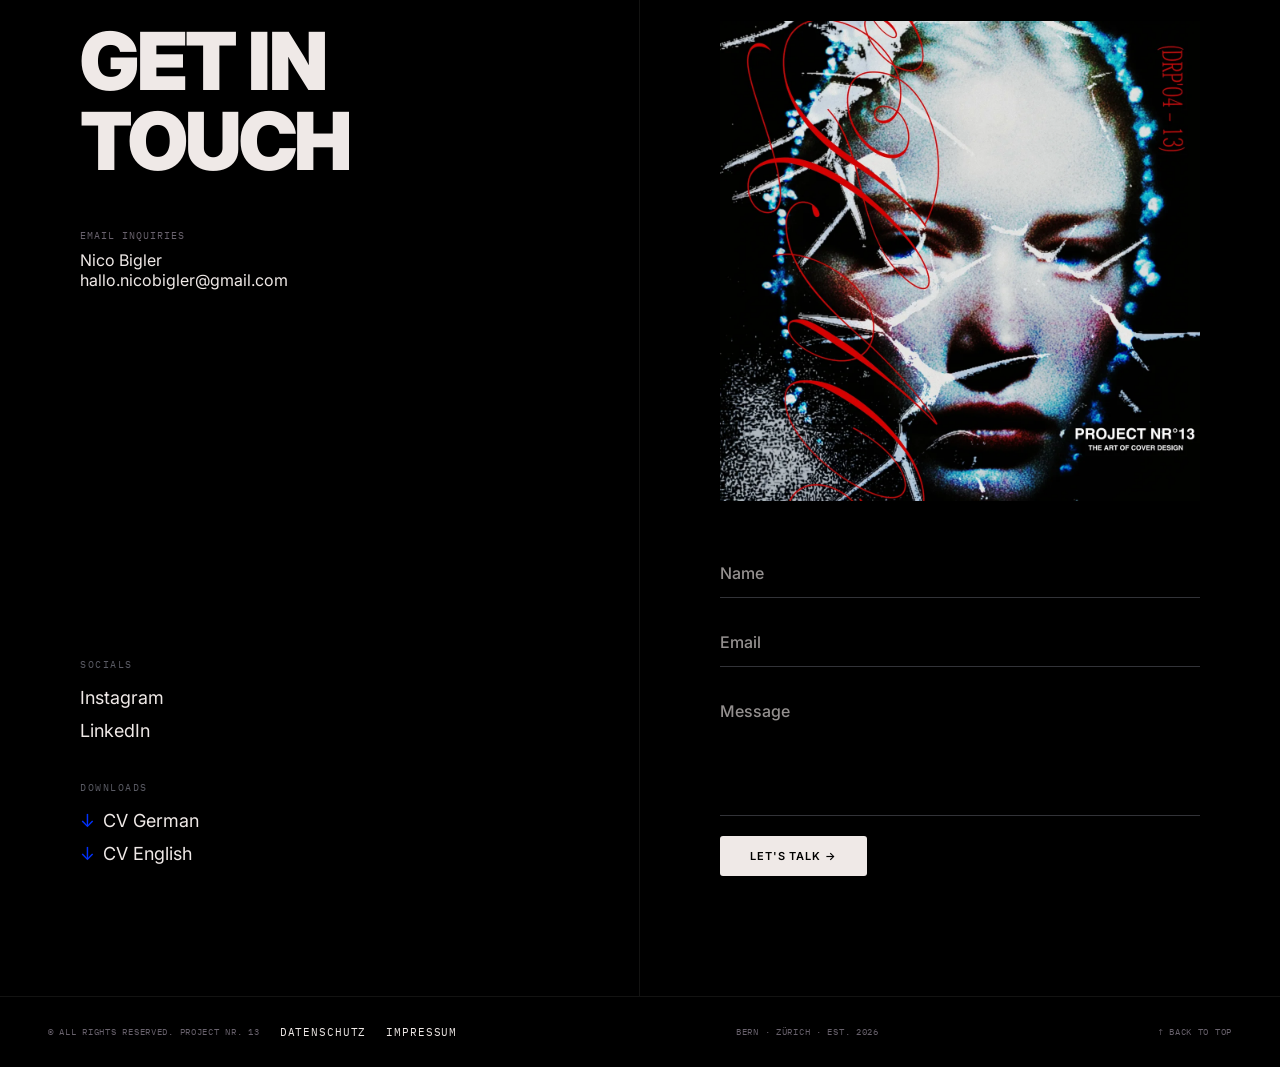
<file: blog-02.html>
<!DOCTYPE html>
<html lang="en">
<head>
<meta charset="UTF-8">
<link rel="icon" type="image/png" href="assets/images/logo.png">
<link rel="apple-touch-icon" href="assets/images/logo.png">
<meta name="viewport" content="width=device-width, initial-scale=1.0">
<title>Reading the Signals — Artist-Brand Fit | Project Nr. 13</title>
<meta name="description" content="How do you know if an artist-brand collaboration is genuine before you commit? Nico Bigler examines the signals — from Murakami × Louis Vuitton to Basquiat × Tiffany.">
<link rel="preconnect" href="https://fonts.googleapis.com">
<link rel="preconnect" href="https://fonts.gstatic.com" crossorigin>
<link href="https://fonts.googleapis.com/css2?family=Inter:ital,wght@0,400;0,500;0,700;0,900;1,400;1,500&family=IBM+Plex+Mono:wght@400;500&display=swap" rel="stylesheet">
<style>
*,*::before,*::after{box-sizing:border-box;margin:0;padding:0}
html{scroll-behavior:smooth;scroll-padding-top:56px}
body{
  background:#000;color:#EFE9E7;
  font-family:'Inter',sans-serif;
  -webkit-font-smoothing:antialiased;
  cursor:none;overflow-x:hidden;
}
:root{
  --black:#000000;--white:#EFE9E7;
  --grey:#69626D;--dim:rgba(239,233,231,0.08);
}
a{color:inherit;text-decoration:none;cursor:none}
a:link,a:visited,a:hover,a:active{color:#EFE9E7;}
button{background:none;border:none;color:inherit;cursor:none;font:inherit}
img{display:block;max-width:100%}

/* ── CURSOR ── */
#cursor-dot{
  width:5px;height:5px;background:#EFE9E7;border-radius:50%;
  position:fixed;pointer-events:none;z-index:99998;
  transform:translate(-50%,-50%);opacity:0;transition:opacity 0.2s;
}
#cursor-ring{
  width:48px;height:48px;
  border:1px solid rgba(239,233,231,0.35);border-radius:50%;
  position:fixed;pointer-events:none;z-index:99997;
  transform:translate(-50%,-50%) scale(0.667);
  display:flex;align-items:center;justify-content:center;
  opacity:0;transition:transform 0.25s ease,border-color 0.25s ease,background 0.25s ease,opacity 0.3s ease;
}
body.cursor-active #cursor-dot,body.cursor-active #cursor-ring{opacity:1;}
@media(hover:none) and (pointer:coarse){body,a,button{cursor:auto!important;}}
#cursor-ring.hover-link{transform:translate(-50%,-50%) scale(1);border-color:rgba(239,233,231,0.8)}
#cursor-ring.hover-img{transform:translate(-50%,-50%) scale(1);background:rgba(239,233,231,0.08);border-color:rgba(239,233,231,0.5)}
#cursor-label{font-family:'IBM Plex Mono',monospace;font-size:8px;color:#EFE9E7;letter-spacing:0.05em;opacity:0;transition:opacity 0.2s;white-space:nowrap}
#cursor-ring.hover-img #cursor-label{opacity:1}

/* ── NAV ── */
#nav{
  position:fixed;top:0;left:0;right:0;height:56px;z-index:1000;
  background:#0D0D0D;
  border-bottom:1px solid #323338;
  display:flex;align-items:center;justify-content:space-between;
  padding:0 48px;
}
#nav.scrolled{background:rgba(0,0,0,0.92);backdrop-filter:blur(12px);-webkit-backdrop-filter:blur(12px);}
.nav-left,.nav-right{display:flex;align-items:center;gap:24px}
.nav-menu-btn{background:none;border:none;cursor:none;padding:8px;display:flex;align-items:center;}
.nav-menu-btn svg line{stroke:#D3D3D9;transition:stroke 0.2s;}
.nav-menu-btn:hover svg line{stroke:#0032FF;}
.nav-back-link:link,.nav-back-link:visited{color:#5A5B64}
.nav-back-link:hover,.nav-back-link:active{color:#EFE9E7}
.nav-back-link{
  font-family:'IBM Plex Mono',monospace;font-size:11px;
  text-decoration:none;letter-spacing:0.08em;transition:color 0.2s;
}
.nav-center{cursor:none;position:absolute;left:50%;transform:translateX(-50%);}
.nav-center::after{
  content:'';position:absolute;top:50%;left:50%;
  width:28px;height:28px;border-radius:50%;
  border:1.5px solid #0032FF;
  transform:translate(-50%,-50%) scale(0);
  opacity:0;pointer-events:none;
  transition:transform 0.3s ease,opacity 0.3s ease;
}
.nav-center:hover::after{transform:translate(-50%,-50%) scale(1);opacity:1;}
.nav-link{
  font-family:'Inter',sans-serif;font-weight:500;font-size:12px;
  color:#EFE9E7;letter-spacing:0.08em;transition:color 0.2s ease;
}
.nav-link:hover{color:#0032FF;}
.nav-mobile-links{display:none;}
@media(max-width:768px){.nav-mobile-links{display:flex;gap:16px;align-items:center;justify-content:flex-end;}}
@media(max-width:400px){.nav-mobile-links{gap:8px}.nav-mobile-link{font-size:9px}}
.nav-mobile-link{font-family:'IBM Plex Mono',monospace;font-size:10px;letter-spacing:0.08em;color:rgba(239,233,231,0.5);text-decoration:none;text-transform:uppercase;transition:color 0.2s;}
.nav-mobile-link:hover{color:#0032FF;}

/* ── MEGA MENU ── */
#megaMenu{
  position:fixed;inset:0;z-index:9000;background:#000;
  display:grid;grid-template-columns:25% 45% 30%;
  opacity:0;pointer-events:none;
  transition:opacity 0.4s ease;overflow-y:auto;
}
#megaMenu.open{opacity:1;pointer-events:all}
.mm-col{padding:48px;height:100%}
.mm-close{
  position:absolute;top:28px;right:48px;
  font-family:'Inter',sans-serif;font-weight:400;font-size:32px;
  color:#69626D;z-index:10;line-height:1;
  transition:color 0.2s;
}
.mm-close:hover{color:#EFE9E7}
.mm-nav-links{padding-top:80px}
.mm-nav-link{
  display:block;
  font-family:'Inter',sans-serif;font-weight:500;font-size:52px;
  color:#EFE9E7;padding:4px 0;
  opacity:0;transform:translateY(32px);
  transition:color 0.2s,transform 0.2s;
}
#megaMenu.open .mm-nav-link{
  opacity:1;transform:translateY(0);
  transition:opacity 0.6s ease-out,transform 0.6s ease-out,color 0.2s;
}
.mm-nav-link:hover{color:#0032FF;transform:translateX(8px)!important}
.mm-right{padding-top:80px}
.mm-section-label{
  font-family:'IBM Plex Mono',monospace;font-size:10px;color:#69626D;
  text-transform:uppercase;letter-spacing:0.15em;margin-bottom:14px;display:block;
}
.mm-right-link{
  font-family:'Inter',sans-serif;font-size:14px;color:#EFE9E7;
  display:block;padding:4px 0;transition:color 0.2s ease;
}
.mm-right-link:hover{color:#0032FF}
.mm-section{margin-top:28px}
.mm-manifesto{margin-top:48px}
.mm-manifesto-label{
  font-family:'IBM Plex Mono',monospace;font-size:10px;color:#5A5B64;
  text-transform:uppercase;letter-spacing:0.15em;margin-bottom:8px;display:block;
}
.mm-manifesto-text{
  font-family:'Inter',sans-serif;font-weight:700;font-size:28px;
  color:#FFFFFF;letter-spacing:-0.02em;line-height:1.1;
  animation:pulse 3s ease-in-out infinite alternate;
}
@keyframes pulse{from{opacity:0.6;}to{opacity:1.0;}}

/* ── BLOG HERO ── */
#blog-hero{
  padding:140px 80px 72px;background:#000;
}
.blog-meta{
  display:block;font-family:'IBM Plex Mono',monospace;font-size:10px;color:#69626D;
  text-transform:uppercase;letter-spacing:0.15em;margin-bottom:28px;
}
.blog-title{
  font-family:'Inter',sans-serif;font-weight:900;
  font-size:clamp(2rem,4.5vw,3.75rem);color:#EFE9E7;
  letter-spacing:-0.03em;line-height:1.1;max-width:820px;
  margin-bottom:24px;text-wrap:balance;
}
.blog-subtitle{
  display:block;font-family:'IBM Plex Mono',monospace;font-size:10px;color:#5A5B64;
  text-transform:uppercase;letter-spacing:0.12em;margin-bottom:56px;
}
.blog-hero-rule{
  border:none;border-top:1px solid #323338;
}

/* ── BLOG BODY ── */
#blog-body{
  padding:64px 80px 96px;background:#000;
}
.blog-inner{
  max-width:680px;
}
.blog-section{
  margin-bottom:52px;
}
.blog-section-head{
  display:block;font-family:'Inter',sans-serif;font-weight:700;
  font-size:1.05rem;color:#EFE9E7;margin-bottom:20px;
}
.blog-p{
  font-family:'Inter',sans-serif;font-size:1rem;color:#AAABBC;
  line-height:1.8;margin-bottom:20px;
}
.blog-p:last-child{margin-bottom:0}
.blog-end-rule{
  border:none;border-top:1px solid #323338;margin:0 0 28px;
}
.blog-back-link:link,.blog-back-link:visited{color:#5A5B64}
.blog-back-link:hover,.blog-back-link:active{color:#EFE9E7}
.blog-back-link{
  font-family:'IBM Plex Mono',monospace;font-size:10px;
  text-transform:uppercase;letter-spacing:0.12em;
  text-decoration:none;transition:color 0.2s;display:inline-block;
}
.blog-copyright{
  font-family:'IBM Plex Mono',monospace;font-size:9px;color:#69626D;
  letter-spacing:0.05em;margin-top:24px;line-height:1.6;text-align:center;
}
.blog-footnote{
  font-family:'Inter',sans-serif;font-style:italic;font-size:0.9rem;color:#5A5B64;
  line-height:1.7;margin-bottom:24px;
}

/* ── FOOTER ── */
footer{background:#000;padding:28px 48px;border-top:1px solid var(--dim);display:flex;justify-content:space-between;align-items:center}
.foot{font-family:'IBM Plex Mono',monospace;font-size:9px;color:#69626D;letter-spacing:0.08em;text-transform:uppercase}
.foot-back{cursor:none;transition:color 0.2s}
.foot-back:hover{color:#EFE9E7}
.foot-group{display:flex;align-items:center;gap:20px;}
.foot-legal{font-family:'IBM Plex Mono',monospace;font-size:11px;color:rgba(239,233,231,0.3);letter-spacing:0.08em;text-transform:uppercase;text-decoration:none;transition:color 0.2s;}
.foot-legal:hover{color:#0032FF;}

/* ── CONTACT SECTION ── */
.dl-arrow{color:#0032FF;margin-right:8px;}
#contact{background:#000;min-height:100vh;display:grid;grid-template-columns:1fr 1fr}
.contact-left{padding:120px 80px;border-right:1px solid var(--dim);display:flex;flex-direction:column;justify-content:space-between}
.contact-h{font-family:'Inter',sans-serif;font-weight:900;font-size:80px;color:#EFE9E7;letter-spacing:-0.03em;line-height:1;margin-bottom:48px;text-wrap:balance;}
.contact-sub-label{font-family:'IBM Plex Mono',monospace;font-size:10px;color:#69626D;text-transform:uppercase;letter-spacing:0.1em;margin-bottom:8px;display:block}
.contact-name{font-family:'Inter',sans-serif;font-size:16px;color:#EFE9E7;display:block}
.contact-email{font-family:'Inter',sans-serif;font-size:16px;color:#EFE9E7;display:block;transition:text-decoration-color 0.2s}
.contact-email:hover{text-decoration:underline}
.contact-social-label,.contact-dl-label{font-family:'IBM Plex Mono',monospace;font-size:10px;color:#5A5B64;text-transform:uppercase;letter-spacing:0.15em;margin-bottom:16px;display:block}
.contact-dl-label{margin-top:40px}
.contact-social-link{font-family:'Inter',sans-serif;font-size:18px;font-weight:400;color:#D3D3D9;display:block;margin-bottom:12px;text-decoration:none;transition:color 0.2s}
.contact-social-link:hover{color:#FFFFFF}
.contact-dl-link{font-family:'Inter',sans-serif;font-size:18px;font-weight:400;color:#D3D3D9;display:block;margin-bottom:12px;text-decoration:none;transition:color 0.2s}
.contact-dl-link:hover{color:#FFFFFF}
.contact-right{padding:120px 80px;display:flex;flex-direction:column}
.contact-cover{margin-bottom:48px;overflow:hidden}
.contact-cover img{width:100%;height:480px;object-fit:cover;background:#111111;display:block}
.contact-field{width:100%;background:transparent;border:none;border-bottom:1px solid #323338;color:#EFE9E7;padding:14px 0;font-family:'Inter',sans-serif;font-size:16px;outline:none;margin-bottom:20px;display:block;transition:border-bottom-color 0.2s}
.contact-field::placeholder{color:rgba(239,233,231,0.62);font-weight:500}
.contact-field:focus{border-bottom-color:#0032FF;outline:none;color:#EFE9E7;caret-color:#0032FF}
textarea.contact-field{resize:none}
.contact-submit{background:#EFE9E7;color:#000;padding:13px 30px;border:none;border-radius:3px;cursor:none;font-family:'Inter',sans-serif;font-weight:600;font-size:11px;text-transform:uppercase;letter-spacing:0.08em;transition:background 0.2s,transform 0.2s}
.contact-submit:hover{background:#fff;transform:translateY(-2px)}
.fs-message{font-family:'IBM Plex Mono',monospace;font-size:0.75rem;margin-bottom:24px;}
.fs-message--error{color:#FF3B30;}
#fs-success{color:#0032FF;}

/* ── ANIM ── */
.anim{transition:opacity 0.8s cubic-bezier(0.22,1,0.36,1),transform 0.8s cubic-bezier(0.22,1,0.36,1)}
.js-anim .anim{opacity:0;transform:translateY(28px);}
.js-anim .anim.visible{opacity:1;transform:translateY(0)}

/* ── RESPONSIVE ── */
@media(max-width:1024px){
  #nav{padding:0 32px}
  #blog-hero{padding:100px 48px 56px}
  #blog-body{padding:56px 48px 80px}
}
@media(max-width:768px){
  #nav{padding:0 20px}
  .nav-right{display:none}
  #blog-hero{padding:88px 20px 40px}
  #blog-body{padding:40px 20px 64px}
  footer{padding:20px;flex-direction:column;gap:8px;text-align:center}
  #contact{grid-template-columns:1fr}
  .contact-left{padding:56px 20px;border-right:none;border-bottom:1px solid var(--dim)}
  .contact-right{padding:56px 20px}
  .contact-h{font-size:clamp(32px,10vw,56px)}
  .contact-cover{display:none}
  #cursor-dot,#cursor-ring{display:none!important}
}
/* ── MOBILE MEGA MENU ── */
@media(max-width:640px){
  #megaMenu{display:flex;flex-direction:column;overflow-y:auto;}
  #megaMenu>.mm-col:first-child{display:none;}
  .mm-col{padding:32px 24px;height:auto;}
  .mm-nav-links{padding-top:24px;}
  .mm-nav-link{font-size:36px;}
  .mm-close{right:20px;top:20px;}
  .mm-right{padding-top:0;}
  .mm-manifesto{margin-top:24px;}
}
/* ── REDUCED MOTION ── */
@media(prefers-reduced-motion:reduce){*,*::before,*::after{animation-duration:0.01ms!important;transition-duration:0.01ms!important}}
</style>
</head>
<body>

<div id="cursor-dot"></div>
<div id="cursor-ring"><span id="cursor-label">VIEW</span></div>

<!-- Nav -->
<nav id="nav">
  <div class="nav-left">
    <button class="nav-menu-btn" id="menuOpen" aria-label="Menu">
      <svg width="24" height="24" viewBox="0 0 24 24" fill="none" xmlns="http://www.w3.org/2000/svg">
        <line x1="3" y1="6" x2="21" y2="6" stroke-width="1.5"/>
        <line x1="3" y1="12" x2="21" y2="12" stroke-width="1.5"/>
        <line x1="3" y1="18" x2="15" y2="18" stroke-width="1.5"/>
      </svg>
    </button>
  </div>
  <a href="index.html" class="nav-center" id="navLogo">
    <img src="assets/images/logo.png" alt="Project Nr. 13" style="width:56px;height:auto;display:block;">
  </a>
  <div class="nav-right">
    <a href="thesis.html" class="nav-back-link">← THOUGHTS &amp; CONTRIBUTIONS</a>
    <a href="services.html" class="nav-link">SERVICES</a>
    <a href="about.html" class="nav-link">ABOUT</a>
    <a href="index.html#contact" class="nav-link">CONTACT</a>
  </div>
  <div class="nav-mobile-links">
    <a href="services.html" class="nav-mobile-link">SERVICES</a>
    <a href="about.html" class="nav-mobile-link">ABOUT</a>
  </div>
</nav>

<!-- Mega Menu -->
<div id="megaMenu" role="dialog" aria-modal="true" aria-label="Navigation">
  <button class="mm-close" id="menuClose" aria-label="Close menu">×</button>
  <div class="mm-col">
    <img src="assets/images/logo.png" alt="Project Nr. 13" style="width:80px;height:auto;display:block;">
  </div>
  <div class="mm-col">
    <nav class="mm-nav-links">
      <a href="index.html" class="mm-nav-link">Home</a>
      <a href="index.html#works" class="mm-nav-link">Works</a>
      <a href="archive.html" class="mm-nav-link">Archive</a>
      <a href="services.html" class="mm-nav-link">Services</a>
      <a href="about.html" class="mm-nav-link">About</a>
      <a href="thesis.html" class="mm-nav-link">Thesis</a>
      <a href="index.html#contact" class="mm-nav-link">Contact</a>
    </nav>
  </div>
  <div class="mm-col mm-right">
    <span class="mm-section-label">INFO</span>
    <a href="about.html" class="mm-right-link">About me</a>
    <a href="about.html#career" class="mm-right-link">Career</a>
    <a href="services.html" class="mm-right-link">Services</a>
    <a href="thesis.html" class="mm-right-link">HWZ Bachelor Thesis</a>
    <a href="datenschutz.html" class="mm-right-link" style="border-top:1px solid rgba(239,233,231,0.07);margin-top:16px;padding-top:16px;">Datenschutz</a>
    <a href="impressum.html" class="mm-right-link">Impressum</a>
    <div class="mm-section">
      <span class="mm-section-label">DOWNLOAD</span>
      <a href="assets/cv/nico-bigler-cv-german.pdf" class="mm-right-link" target="_blank" download>↓ CV German</a>
      <a href="assets/cv/nico-bigler-cv-english.pdf" class="mm-right-link" target="_blank" download>↓ CV English</a>
    </div>
    <div class="mm-section">
      <span class="mm-section-label">SOCIAL</span>
      <a href="https://www.instagram.com/project_nr.13" target="_blank" rel="noopener noreferrer" class="mm-right-link">Instagram ↗</a>
      <a href="https://www.linkedin.com/in/nico-justin-bigler" target="_blank" rel="noopener noreferrer" class="mm-right-link">LinkedIn ↗</a>
    </div>
    <div class="mm-manifesto">
      <span class="mm-manifesto-label">Art is...</span>
      <span class="mm-manifesto-text">Make it mean something.</span>
    </div>
  </div>
</div>

<!-- Article Hero -->
<section id="blog-hero">
  <span class="blog-meta anim">ARTICLE 02 · JULY 2026</span>
  <h1 class="blog-title anim" data-delay="60">Reading the Signals</h1>
  <span class="blog-subtitle anim" data-delay="120">The third in a series exploring artist-brand collaborations.</span>
  <hr class="blog-hero-rule">
</section>

<!-- Article Body -->
<section id="blog-body">
  <div class="blog-inner">

    <div class="blog-section anim">
      <p class="blog-p">I closed the last piece on a question I left open on purpose. If a collaboration only works when both sides believe the same things, how do you know the belief is real before you sign anything? I said the signals were there. This is where I show you where to look.</p>
      <p class="blog-p">Start with the distinction that decides everything: decoration versus fusion.</p>
      <p class="blog-p">Decoration is art applied to a product. The logo stays what it was, the artist's name goes on it in large letters, and the object becomes a more expensive version of itself. Fusion is when the artist's world and the brand's world meet and produce something neither could have made alone. The difference is not taste. It is mechanism. My thesis called art a semantic amplifier, something that transfers meaning into a brand and raises what the product is worth to the people who buy it. That transfer only happens through fusion. Decoration cannot move meaning, because there is no shared meaning to move. It just prints a name.</p>
      <p class="blog-p">So the real question behind fit is narrow and testable: will this collaboration let meaning cross over, or only a signature?</p>
    </div>

    <div class="blog-section anim" data-delay="40">
      <span class="blog-section-head">Two Bags, One House</span>
      <p class="blog-p">The cleanest way to see it is two collaborations from the same house, in the same era, side by side.</p>
      <p class="blog-p">In 2002, Marc Jacobs saw a Takashi Murakami show at the Fondation Cartier in Paris. A year later, the Monogram Multicolore walked the Louis Vuitton runway: the house monogram rebuilt in thirty-three colours. Murakami did not decorate Vuitton. He brought his own theory to it. His Superflat work was already about collapsing the wall between high art, low art and consumer culture. Putting that idea onto a luxury monogram was not a compromise of his practice. It was his practice, in public. Meaning crossed over in both directions, which is why the bags meant something beyond the leather.</p>
      <p class="blog-p">Fifteen years later, same house. In 2017, Louis Vuitton released the Masters collection with Jeff Koons: Old Master paintings, the Mona Lisa, a Van Gogh, a Rubens, printed across the bags with each dead painter's surname stamped on in metal capitals. It began when Delphine Arnault asked Koons for a handbag collection, and he supplied images from his own Gazing Ball series. So the bags carried other, long-dead artists' work as surface pattern, mediated by a name label. Nothing crossed over. There was no shared world between Vuitton and Rubens to transfer. There was a brief, and a famous name to sign it.</p>
      <p class="blog-p">Same brand, same price tier, same craftsmanship. The variable that changed was whether meaning could move. Everything else follows from that.</p>
    </div>

    <div class="blog-section anim" data-delay="40">
      <span class="blog-section-head">The Honest Objection</span>
      <p class="blog-p">Here is where most people writing this kind of piece cheat, so let me not.</p>
      <p class="blog-p">It is easy to call Murakami a triumph and Koons a misfire now, because I know how both ended. Murakami ran for roughly twelve years and Vuitton revived it in 2025 for the twentieth anniversary with over two hundred pieces. The Koons bags were a single drop, never repeated, and turned up secondhand at steep discounts, which for Vuitton almost never happens. That is real evidence. It is also entirely in hindsight. Longevity and resale are proof, not prediction. They tell you nothing on the day you have to decide.</p>
      <p class="blog-p">So the useful question is not what the winners had. It is what was already visible before either launched. And the honest answer is: quite a lot.</p>
      <p class="blog-p">You could see that Murakami came from a real encounter, a show that moved a designer, not a marketing slot to fill. You could see that his existing work was about the exact tension the collaboration would sit in, so the fit was structural, not decorative. You could see that he was reworking the sacred monogram itself, not printing over it. None of that required a sales figure. The Koons project, by contrast, announced its problem in its own origin story: it started from a request for a product, and the art on it had no prior relationship to the brand at all. The tell was there at the brief stage. The resale market only confirmed it later.</p>
      <p class="blog-p">That is the whole method. Read the origin, the overlap and the depth of control before launch. Let longevity and market simply confirm what you already suspected.</p>
    </div>

    <div class="blog-section anim" data-delay="40">
      <span class="blog-section-head">What the Signals Look Like</span>
      <p class="blog-p">They are legible in the story of how a collaboration came to exist.</p>
      <p class="blog-p">Stephen Sprouse is the origin signal. Before Murakami, Jacobs put Sprouse's graffiti on the monogram in 2001, an artist he had admired since 1984. He used the work because it meant something to him personally, not because a slot needed filling. Affinity you can name before the product exists is the first thing worth trusting.</p>
      <p class="blog-p">Daniel Arsham is the coherence signal. Across Dior, Rimowa, Tiffany, Porsche and adidas he applies one consistent idea, his fictional archaeology, every time, and treats the brand work and the gallery work as the same practice. When an artist carries one coherent world into every partner, the fit is readable in advance, because you already know what they will bring and what they will refuse.</p>
      <p class="blog-p">And to step outside the handbag for a moment, because this is not only a Vuitton phenomenon: in 2013 Alexander McQueen marked ten years of its skull scarf by handing thirty designs to Damien Hirst. That one works on paper before it works in a shop, because the two already shared an obsession, death, symmetry, insects, the beauty in something clinical. The motifs did not have to be forced into alignment. They were already the same subject. That is what structural overlap looks like when you spot it early.</p>
    </div>

    <div class="blog-section anim" data-delay="40">
      <span class="blog-section-head">When Fit Is Manufactured</span>
      <p class="blog-p">The most dangerous case is not obvious mismatch. Those are easy. It is fit invented after the fact, which is the exact failure of authenticity my thesis kept circling.</p>
      <p class="blog-p">In 2021, Tiffany built a campaign around a Basquiat painting and claimed the blue in the canvas was some kind of homage to Tiffany blue. People who actually knew Basquiat, including the person who mixed and applied that blue, rejected the claim outright. The painting had nothing to do with the brand. A values story was reverse-engineered onto an artwork to make a transaction feel like a meeting of minds. And Basquiat's work was anti-capitalist, about power and who holds it, which makes the luxury framing not just thin but backwards.</p>
      <p class="blog-p">This is the one to watch, because it is designed to pass your test. Manufactured fit borrows the language of real fit. The defence is simple and unforgiving: cultural fit is a condition that existed before you chose the art, or it did not. It is never a story you attach afterward. If the alignment only appears in the press release, there is no alignment.</p>
    </div>

    <div class="blog-section anim" data-delay="40">
      <span class="blog-section-head">Where I Land</span>
      <p class="blog-p">I will say the uncomfortable part out loud, because it applies to my own work too.</p>
      <p class="blog-p">Most of the collaborations I see proposed, and some I have been offered, would fail this on the first question. Not because the parties involved are not talented, and not because the aesthetics do not work on paper. They fail because both sides reached for the other one's name before asking whether their worlds had anything to say to each other. The reach is real. The name is real. The meaning does not move an inch.</p>
      <p class="blog-p">That is not a harmless mistake. My thesis found that when art is used as decoration, it does not just fail to transfer meaning. It quietly undermines the credibility of both sides. The brand ends up looking like it bought relevance. The artist ends up looking like they sold access. Nobody wins the long game on that deal, even if the first-week numbers look fine.</p>
      <p class="blog-p">What I find more interesting is the version that almost passes. A collaboration that looks like fusion from the outside, has a careful press narrative, uses the right language, and still fails because the alignment only lives in the copy. The Tiffany case is that version. It passed every surface test and collapsed the moment someone who knew the painter opened their mouth. That is the most expensive kind of mistake, because you only find out about it after the campaign is live and the people who know better have already seen it.</p>
      <p class="blog-p">So before I commit to anything, mine or a client's, I push on one question and refuse to move past it until I have an honest answer: can meaning actually cross between these two worlds, or am I looking at a surface that is about to get a signature on it? Everything else, the origin story, the coherence of the artist's practice, the depth of creative control, the length of the relationship, is how you check that one answer is true. None of those things are the point. They are evidence.</p>
      <p class="blog-p">Project Nr. 13 is small enough that every collaboration I take carries the whole thing on its back. I cannot afford a Koons. I do not mean the budget. I mean the error. A decoration with my name on it is not a collaboration. It is just a print job.</p>
      <p class="blog-p">Fit is not a feeling you get in the room. It is already true, or already false, before anyone signs. You just have to be willing to read it.</p>
    </div>

    <hr class="blog-end-rule anim">
    <p class="blog-footnote anim" data-delay="40">Next: the question underneath all of this. When scale becomes selling out, and how to tell one from the other before it is too late to take back.</p>
    <a href="thesis.html" class="blog-back-link anim" data-delay="40">← Back to Thesis</a>
    <p class="blog-copyright">© 2026 Nico Bigler. This article is part of an ongoing series based on research conducted for the Bachelor Thesis "Artist-Brand Collaborations". All views are my own.</p>

  </div>
</section>

<!-- Contact -->
<section id="contact">
  <div class="contact-left">
    <div>
      <h2 class="contact-h anim">GET IN<br>TOUCH</h2>
      <span class="contact-sub-label anim" data-delay="80">Email Inquiries</span>
      <span class="contact-name anim" data-delay="160">Nico Bigler</span>
      <a href="mailto:hallo.nicobigler@gmail.com" class="contact-email anim" data-delay="200">hallo.nicobigler@gmail.com</a>
    </div>
    <div class="contact-bottom anim" data-delay="120">
      <span class="contact-social-label">Socials</span>
      <a href="https://www.instagram.com/project_nr.13" target="_blank" rel="noopener noreferrer" class="contact-social-link">Instagram</a>
      <a href="https://www.linkedin.com/in/nico-justin-bigler" target="_blank" rel="noopener noreferrer" class="contact-social-link">LinkedIn</a>
      <span class="contact-dl-label">Downloads</span>
      <a href="assets/cv/nico-bigler-cv-german.pdf" class="contact-dl-link" target="_blank" download><span class="dl-arrow">↓</span>CV German</a>
      <a href="assets/cv/nico-bigler-cv-english.pdf" class="contact-dl-link" target="_blank" download><span class="dl-arrow">↓</span>CV English</a>
    </div>
  </div>
  <div class="contact-right">
    <div class="contact-cover anim">
      <img src="assets/covers/drp04-13_face.webp" alt="Project Nr. 13" loading="lazy"
           onerror="this.style.background='#111111';this.style.minHeight='480px';">
    </div>
    <div id="fs-success" style="display:none;" class="fs-message">Message received. I'll be in touch.</div>
    <div id="fs-error" style="display:none;" class="fs-message fs-message--error">Something went wrong. Please try again.</div>
    <form id="contact-form" class="anim" data-delay="120">
      <input type="text" name="name" class="contact-field" placeholder="Name" required>
      <input type="email" name="email" class="contact-field" placeholder="Email" required>
      <textarea name="message" class="contact-field" rows="5" placeholder="Message" required></textarea>
      <button type="submit" class="contact-submit">LET'S TALK →</button>
    </form>
  </div>
</section>

<!-- Footer -->
<footer>
  <div class="foot-group">
    <span class="foot">© All Rights Reserved. Project Nr. 13</span>
    <a href="datenschutz.html" class="foot-legal">Datenschutz</a>
    <a href="impressum.html" class="foot-legal">Impressum</a>
  </div>
  <span class="foot">Bern · Zürich · Est. 2026</span>
  <span class="foot foot-back" id="backTop">↑ Back to Top</span>
</footer>

<script>
(function () {
  'use strict';
  document.body.classList.add('js-anim');

  /* ── CURSOR ── */
  if (window.innerWidth > 768) {
    var dot  = document.getElementById('cursor-dot');
    var ring = document.getElementById('cursor-ring');
    var mx = 0, my = 0, rx = 0, ry = 0;
    var cursorActivated = false, touchDetected = false;
    document.addEventListener('touchstart', function(){touchDetected=true;},{once:true,capture:true,passive:true});

    document.addEventListener('mousemove', function (e) {
      if(touchDetected) return;
      if(!cursorActivated){
        cursorActivated=true;
        rx=e.clientX; ry=e.clientY;
        document.body.classList.add('cursor-active');
      }
      mx = e.clientX; my = e.clientY;
      dot.style.left = mx + 'px';
      dot.style.top  = my + 'px';
    });

    (function lerpRing() {
      rx += (mx - rx) * 0.12;
      ry += (my - ry) * 0.12;
      ring.style.left = rx + 'px';
      ring.style.top  = ry + 'px';
      requestAnimationFrame(lerpRing);
    })();

    document.querySelectorAll('a,button').forEach(function (el) {
      el.addEventListener('mouseenter', function () { ring.classList.add('hover-link'); ring.classList.remove('hover-img'); });
      el.addEventListener('mouseleave', function () { ring.classList.remove('hover-link'); });
    });
    document.querySelectorAll('img').forEach(function (el) {
      el.addEventListener('mouseenter', function () { ring.classList.add('hover-img'); ring.classList.remove('hover-link'); });
      el.addEventListener('mouseleave', function () { ring.classList.remove('hover-img'); });
    });
  }

  /* ── MEGA MENU ── */
  var megaMenu = document.getElementById('megaMenu');
  var mmLinks  = document.querySelectorAll('.mm-nav-link');

  function openMenu() {
    megaMenu.classList.add('open');
    document.body.style.overflow = 'hidden';
    mmLinks.forEach(function (l, i) { l.style.transitionDelay = (i * 60) + 'ms'; });
  }
  function closeMenu() {
    megaMenu.classList.remove('open');
    document.body.style.overflow = '';
    mmLinks.forEach(function (l) { l.style.transitionDelay = '0ms'; });
  }

  document.getElementById('menuOpen').addEventListener('click', openMenu);
  document.getElementById('menuClose').addEventListener('click', closeMenu);
  document.addEventListener('keydown', function (e) {
    if (e.key === 'Escape' && megaMenu.classList.contains('open')) closeMenu();
  });
  megaMenu.addEventListener('click', function (e) { if (e.target === megaMenu) closeMenu(); });
  mmLinks.forEach(function (l) { l.addEventListener('click', closeMenu); });

  /* ── NAV SCROLL ── */
  window.addEventListener('scroll', function () {
    document.getElementById('nav').classList.toggle('scrolled', window.scrollY > 80);
  });

  /* ── SCROLL ANIMATIONS ── */
  var animEls = document.querySelectorAll('.anim');
  var animObs = new IntersectionObserver(function (entries) {
    entries.forEach(function (entry) {
      if (entry.isIntersecting) {
        var delay = parseInt(entry.target.dataset.delay || 0);
        setTimeout(function () { entry.target.classList.add('visible'); }, delay);
        animObs.unobserve(entry.target);
      }
    });
  }, { threshold: 0.1 });
  animEls.forEach(function (el) { animObs.observe(el); });

  /* ── BACK TO TOP ── */
  document.getElementById('backTop').addEventListener('click', function () {
    window.scrollTo({ top: 0, behavior: 'smooth' });
  });

})();
</script>
<script>
  document.getElementById('contact-form').addEventListener('submit', async function(e) {
    e.preventDefault();
    const form = e.target;
    const btn = form.querySelector('[type="submit"]');
    const success = document.getElementById('fs-success');
    const error = document.getElementById('fs-error');
    btn.disabled = true;
    success.style.display = 'none';
    error.style.display = 'none';
    try {
      const res = await fetch('https://formspree.io/f/xrevdegg', {
        method: 'POST',
        headers: { 'Content-Type': 'application/json', 'Accept': 'application/json' },
        body: JSON.stringify(Object.fromEntries(new FormData(form)))
      });
      const data = await res.json();
      if (data.ok) {
        success.style.display = 'block';
        form.reset();
      } else {
        error.style.display = 'block';
      }
    } catch {
      error.style.display = 'block';
    }
    btn.disabled = false;
  });
</script>
</body>
</html>
</file>
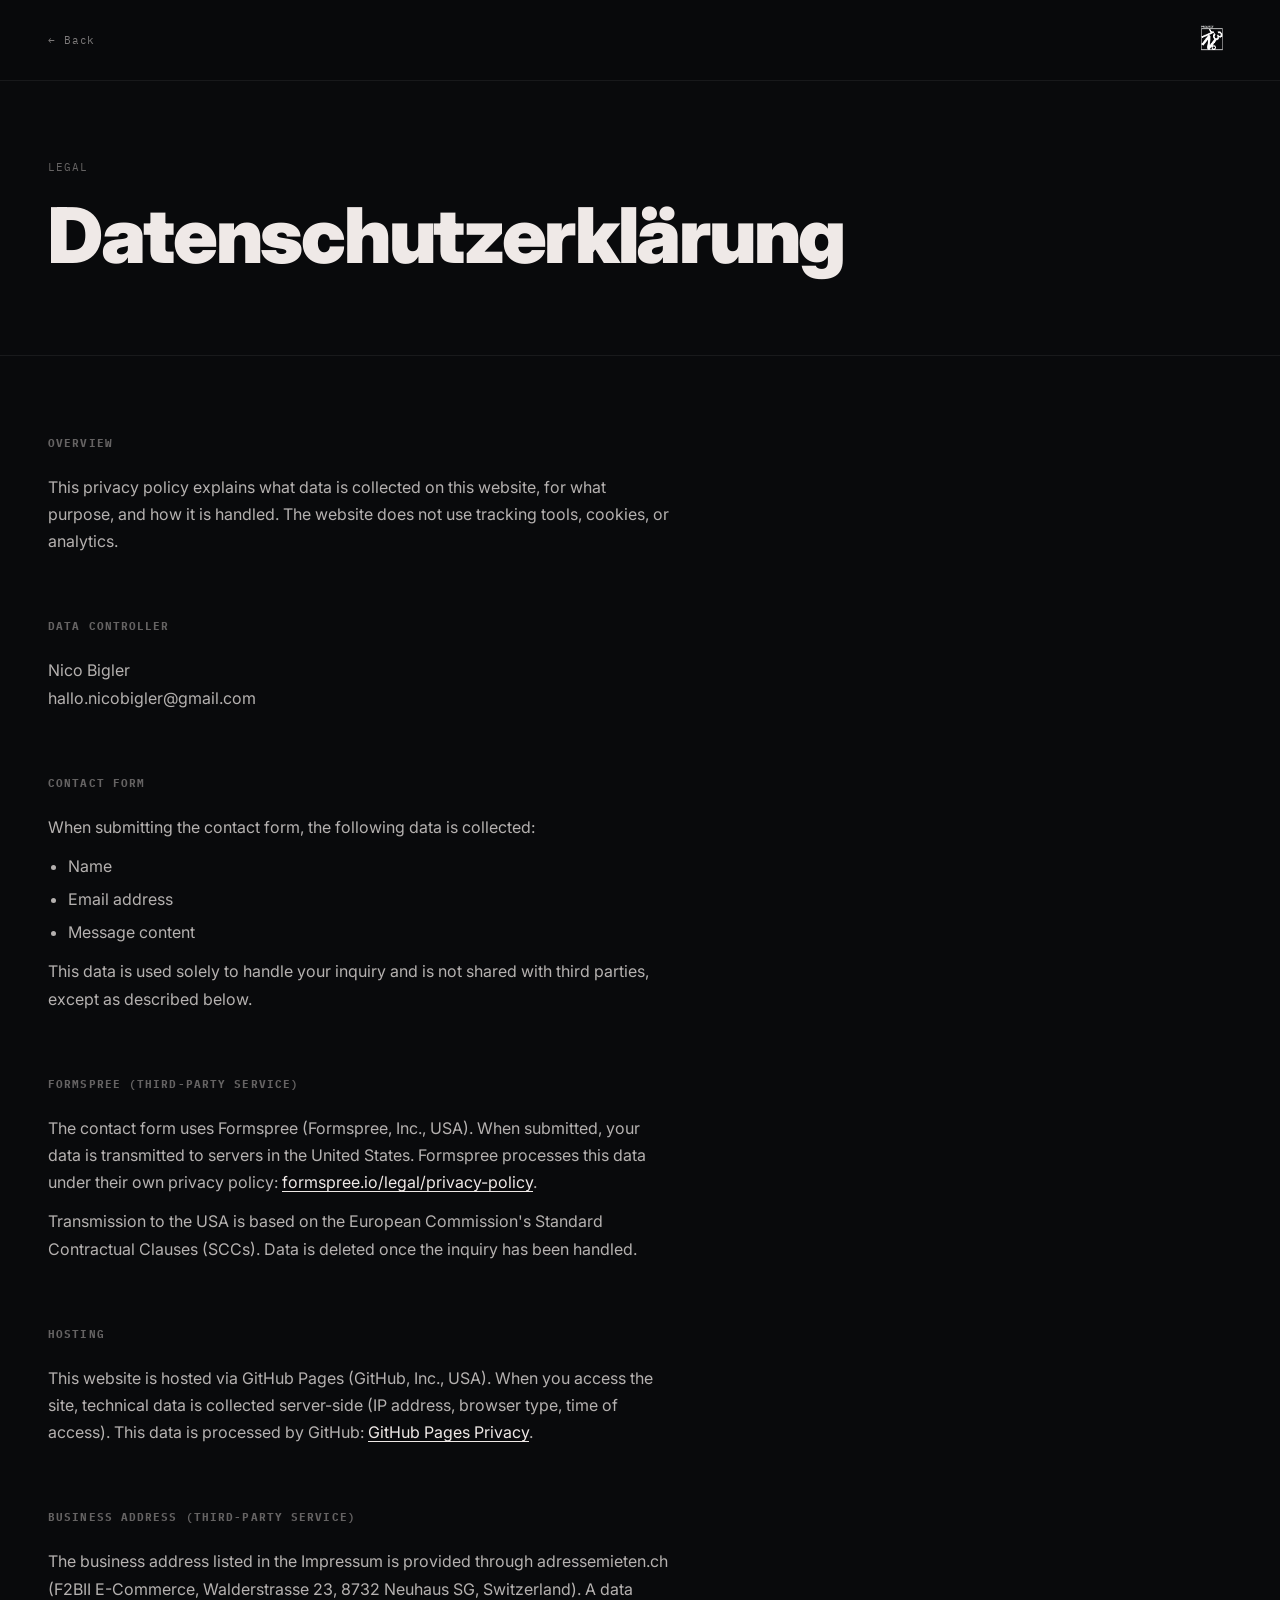
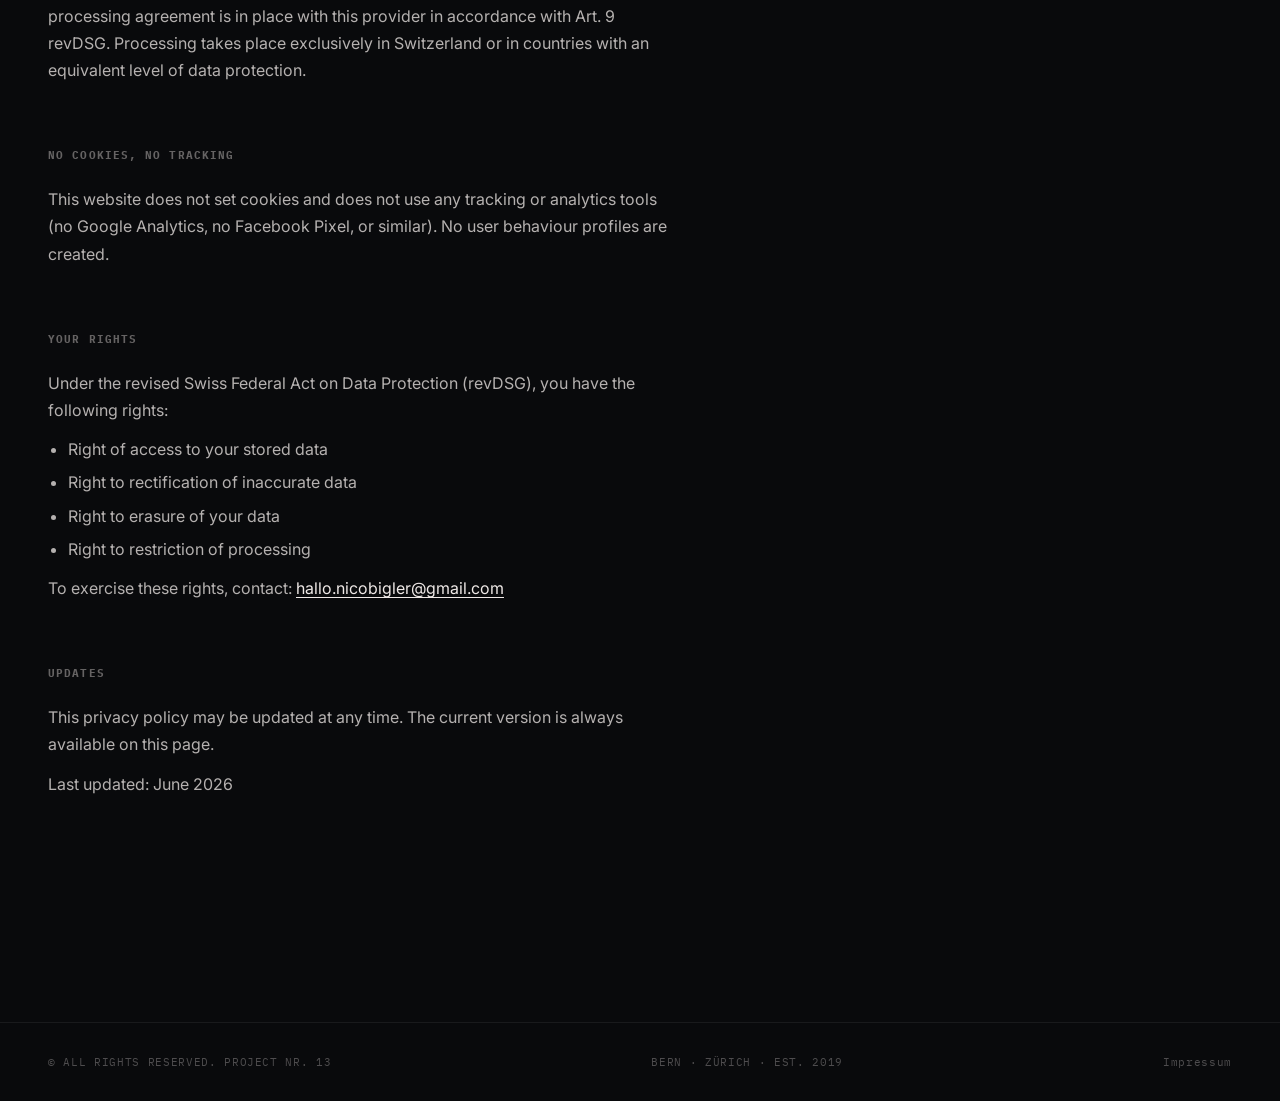
<file: datenschutz.html>
<!DOCTYPE html>
<html lang="de">
<head>
  <meta charset="UTF-8">
  <link rel="icon" type="image/png" href="assets/images/logo.png">
  <link rel="apple-touch-icon" href="assets/images/logo.png">
  <meta name="google-site-verification" content="NX3-2JTfyi7l74XZ8cDNx4-PsS_ttDgd5kWgjPt7hPs" />
  <meta name="viewport" content="width=device-width, initial-scale=1.0">
  <title>Datenschutz | Project Nr. 13</title>
  <meta name="description" content="Datenschutzerklärung für Project Nr. 13. Informationen zur Datenerhebung, Verarbeitung und Ihren Rechten nach Schweizer und EU-Datenschutzrecht.">
  <link rel="preconnect" href="https://fonts.googleapis.com">
  <link href="https://fonts.googleapis.com/css2?family=IBM+Plex+Mono:wght@400;500&family=Inter:wght@400;500;600;700;900&display=swap" rel="stylesheet">
  <style>
    *, *::before, *::after { box-sizing: border-box; margin: 0; padding: 0; }

    body {
      background: #090A0C;
      color: #EFE9E7;
      font-family: 'Inter', sans-serif;
      -webkit-font-smoothing: antialiased;
      cursor: none;
      overflow-x: hidden;
    }

    #cursor-dot {
      position: fixed; width: 5px; height: 5px;
      background: #EFE9E7; border-radius: 50%;
      pointer-events: none; z-index: 100001;
      transform: translate(-50%, -50%);
      opacity: 0; transition: opacity 0.2s;
    }
    #cursor-ring {
      position: fixed; width: 32px; height: 32px;
      border: 1px solid rgba(239,233,231,0.5); border-radius: 50%;
      pointer-events: none; z-index: 100000;
      transform: translate(-50%, -50%);
      opacity: 0; transition: opacity 0.3s;
    }
    @media (hover: none) and (pointer: coarse) {
      #cursor-dot, #cursor-ring { display: none; }
    }

    nav {
      position: fixed; top: 0; left: 0; right: 0; z-index: 100;
      display: flex; align-items: center; justify-content: space-between;
      padding: 20px 48px;
      border-bottom: 1px solid rgba(239,233,231,0.07);
      background: rgba(9,10,12,0.92);
      backdrop-filter: blur(12px);
    }
    .nav-logo img { height: 40px; width: auto; display: block; }
    .nav-back {
      font-family: 'IBM Plex Mono', monospace;
      font-size: 11px; letter-spacing: 0.08em;
      color: rgba(239,233,231,0.5); text-decoration: none;
      transition: color 0.2s;
    }
    .nav-back:hover { color: #0032FF; }

    .page-hero {
      padding: 160px 48px 80px;
      border-bottom: 1px solid rgba(239,233,231,0.07);
    }
    .page-label {
      font-family: 'IBM Plex Mono', monospace;
      font-size: 11px; letter-spacing: 0.1em;
      color: rgba(239,233,231,0.4);
      text-transform: uppercase; margin-bottom: 24px;
    }
    .page-title {
      font-size: clamp(36px, 6vw, 80px);
      font-weight: 900; line-height: 1;
      letter-spacing: -0.03em;
    }

    .content {
      max-width: 720px;
      padding: 80px 48px 160px;
    }
    .content-section { margin-bottom: 64px; }
    .content-section h2 {
      font-family: 'IBM Plex Mono', monospace;
      font-size: 11px; letter-spacing: 0.1em;
      color: rgba(239,233,231,0.4);
      text-transform: uppercase;
      margin-bottom: 24px;
    }
    .content-section p {
      font-size: 16px; line-height: 1.7;
      color: rgba(239,233,231,0.75);
      margin-bottom: 12px;
    }
    .content-section a {
      color: #EFE9E7;
      text-decoration: underline;
      text-underline-offset: 3px;
    }
    .content-section a:hover { color: #0032FF; }
    .content-section ul {
      margin: 12px 0 12px 20px;
      color: rgba(239,233,231,0.75);
      font-size: 16px; line-height: 1.7;
    }
    .content-section ul li { margin-bottom: 6px; }

    footer {
      border-top: 1px solid rgba(239,233,231,0.07);
      padding: 32px 48px;
      display: flex; align-items: center; justify-content: space-between;
    }
    footer p {
      font-family: 'IBM Plex Mono', monospace;
      font-size: 11px; letter-spacing: 0.06em;
      color: rgba(239,233,231,0.3);
    }

    @media (max-width: 768px) {
      nav { padding: 16px 24px; }
      .page-hero { padding: 120px 24px 48px; }
      .content { padding: 48px 24px 100px; }
      footer { padding: 24px; flex-direction: column; gap: 8px; text-align: center; }
    }
  </style>
</head>
<body>

  <div id="cursor-dot"></div>
  <div id="cursor-ring"></div>

  <nav>
    <a href="index.html" class="nav-back">← Back</a>
    <a href="index.html" class="nav-logo">
      <img src="assets/images/logo.png" alt="Project Nr. 13">
    </a>
  </nav>

  <section class="page-hero">
    <p class="page-label">Legal</p>
    <h1 class="page-title">Datenschutz&shy;erklärung</h1>
  </section>

  <div class="content">

    <div class="content-section">
      <h2>Overview</h2>
      <p>This privacy policy explains what data is collected on this website, for what purpose, and how it is handled. The website does not use tracking tools, cookies, or analytics.</p>
    </div>

    <div class="content-section">
      <h2>Data Controller</h2>
      <p>Nico Bigler<br>
      hallo.nicobigler@gmail.com</p>
    </div>

    <div class="content-section">
      <h2>Contact Form</h2>
      <p>When submitting the contact form, the following data is collected:</p>
      <ul>
        <li>Name</li>
        <li>Email address</li>
        <li>Message content</li>
      </ul>
      <p>This data is used solely to handle your inquiry and is not shared with third parties, except as described below.</p>
    </div>

    <div class="content-section">
      <h2>Formspree (Third-Party Service)</h2>
      <p>The contact form uses Formspree (Formspree, Inc., USA). When submitted, your data is transmitted to servers in the United States. Formspree processes this data under their own privacy policy: <a href="https://formspree.io/legal/privacy-policy" target="_blank" rel="noopener">formspree.io/legal/privacy-policy</a>.</p>
      <p>Transmission to the USA is based on the European Commission's Standard Contractual Clauses (SCCs). Data is deleted once the inquiry has been handled.</p>
    </div>

    <div class="content-section">
      <h2>Hosting</h2>
      <p>This website is hosted via GitHub Pages (GitHub, Inc., USA). When you access the site, technical data is collected server-side (IP address, browser type, time of access). This data is processed by GitHub: <a href="https://docs.github.com/en/pages/getting-started-with-github-pages/about-github-pages" target="_blank" rel="noopener">GitHub Pages Privacy</a>.</p>
    </div>

    <div class="content-section">
      <h2>Business Address (Third-Party Service)</h2>
      <p>The business address listed in the Impressum is provided through adressemieten.ch (F2BII E-Commerce, Walderstrasse 23, 8732 Neuhaus SG, Switzerland). A data processing agreement is in place with this provider in accordance with Art. 9 revDSG. Processing takes place exclusively in Switzerland or in countries with an equivalent level of data protection.</p>
    </div>

    <div class="content-section">
      <h2>No Cookies, No Tracking</h2>
      <p>This website does not set cookies and does not use any tracking or analytics tools (no Google Analytics, no Facebook Pixel, or similar). No user behaviour profiles are created.</p>
    </div>

    <div class="content-section">
      <h2>Your Rights</h2>
      <p>Under the revised Swiss Federal Act on Data Protection (revDSG), you have the following rights:</p>
      <ul>
        <li>Right of access to your stored data</li>
        <li>Right to rectification of inaccurate data</li>
        <li>Right to erasure of your data</li>
        <li>Right to restriction of processing</li>
      </ul>
      <p>To exercise these rights, contact: <a href="mailto:hallo.nicobigler@gmail.com">hallo.nicobigler@gmail.com</a></p>
    </div>

    <div class="content-section">
      <h2>Updates</h2>
      <p>This privacy policy may be updated at any time. The current version is always available on this page.</p>
      <p>Last updated: June 2026</p>
    </div>

  </div>

  <footer>
    <p>© ALL RIGHTS RESERVED. PROJECT NR. 13</p>
    <p>BERN · ZÜRICH · EST. 2019</p>
    <p><a href="impressum.html" style="color:rgba(239,233,231,0.3);text-decoration:none;font-family:'IBM Plex Mono',monospace;font-size:11px;letter-spacing:0.06em;" onmouseover="this.style.color='#0032FF'" onmouseout="this.style.color='rgba(239,233,231,0.3)'">Impressum</a></p>
  </footer>

  <script>
    const dot = document.getElementById('cursor-dot');
    const ring = document.getElementById('cursor-ring');
    let touchDetected = false;
    document.addEventListener('touchstart', () => { touchDetected = true; }, { capture: true, passive: true });
    document.addEventListener('mousemove', (e) => {
      if (touchDetected) return;
      dot.style.opacity = 1; ring.style.opacity = 1;
      dot.style.left = e.clientX + 'px'; dot.style.top = e.clientY + 'px';
      ring.style.left = e.clientX + 'px'; ring.style.top = e.clientY + 'px';
    });
  </script>

</body>
</html>
</file>
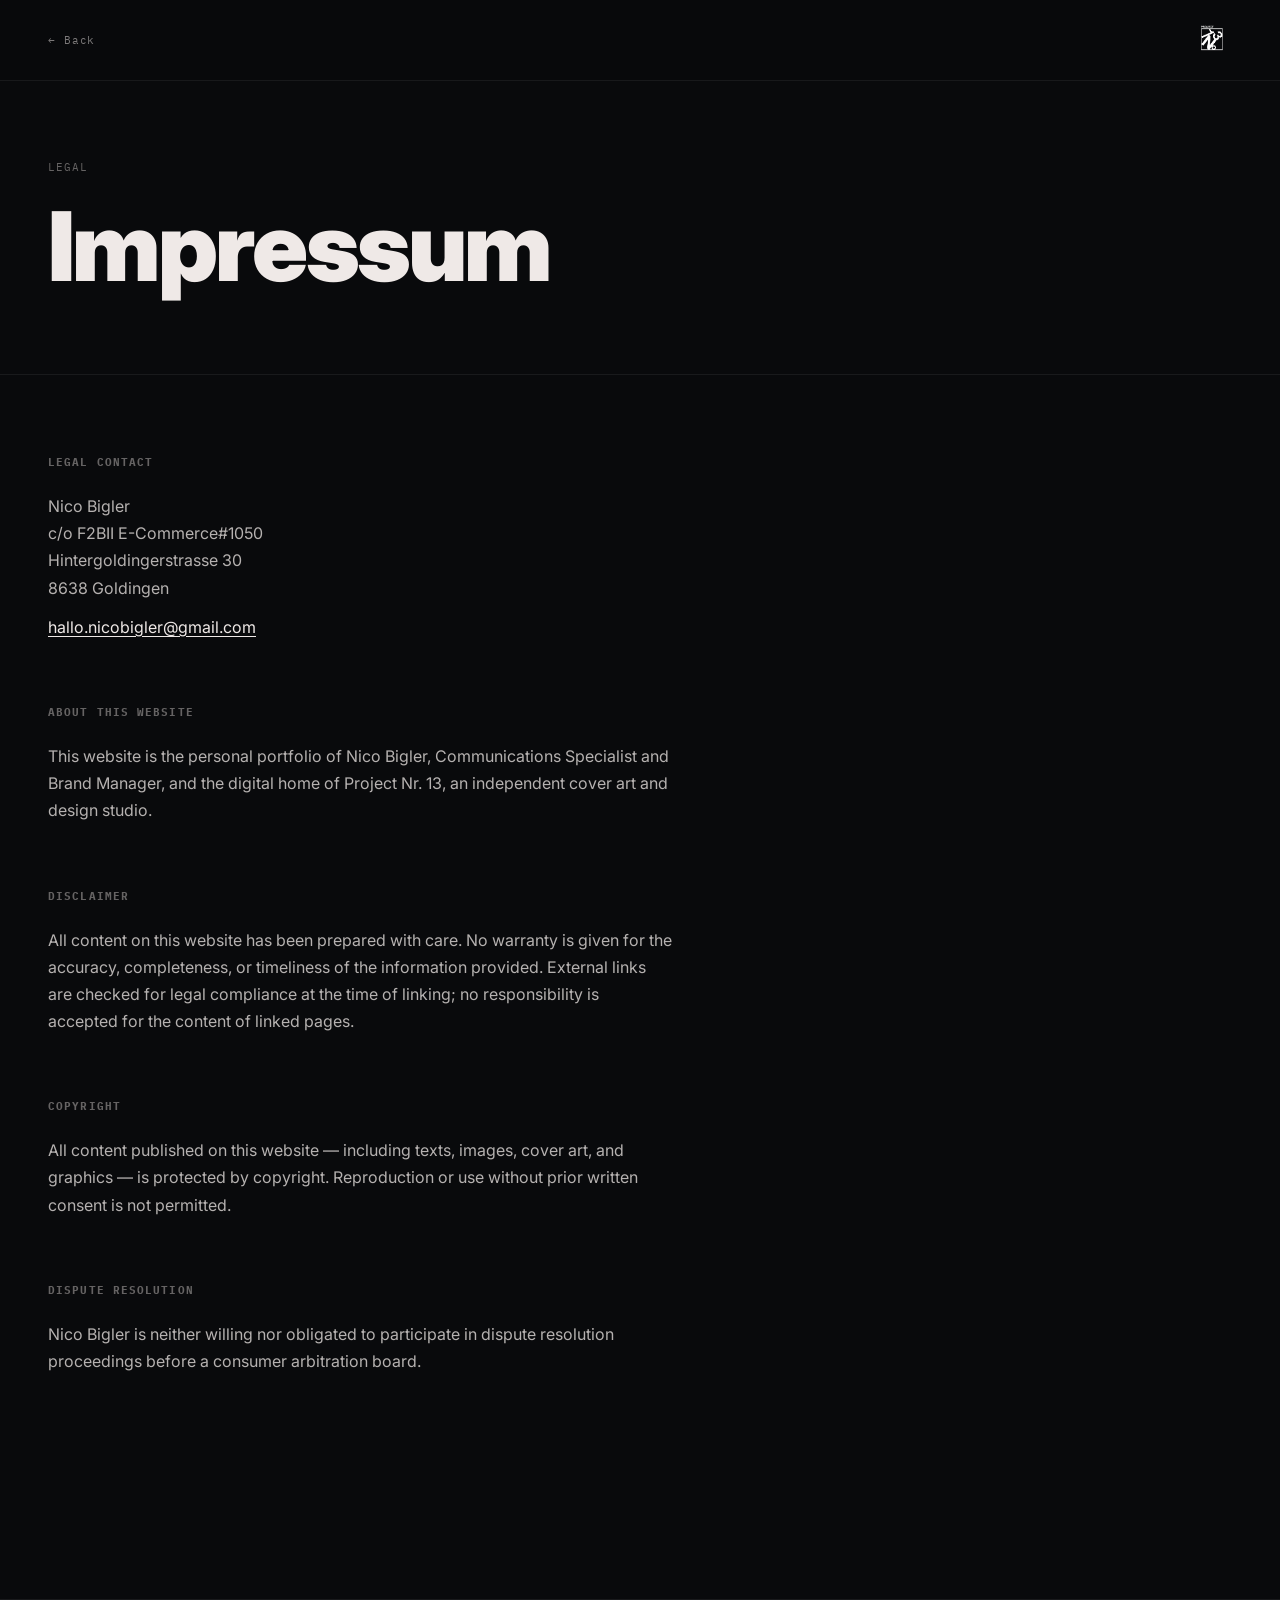
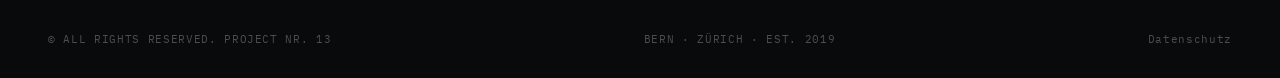
<file: impressum.html>
<!DOCTYPE html>
<html lang="de">
<head>
  <meta charset="UTF-8">
  <link rel="icon" type="image/png" href="assets/images/logo.png">
  <link rel="apple-touch-icon" href="assets/images/logo.png">
  <meta name="google-site-verification" content="NX3-2JTfyi7l74XZ8cDNx4-PsS_ttDgd5kWgjPt7hPs" />
  <meta name="viewport" content="width=device-width, initial-scale=1.0">
  <title>Impressum | Project Nr. 13</title>
  <meta name="description" content="Legal notice for Project Nr. 13 by Nico Bigler. Contact details, ownership and regulatory information for projectnr13.ch.">
  <link rel="preconnect" href="https://fonts.googleapis.com">
  <link href="https://fonts.googleapis.com/css2?family=IBM+Plex+Mono:wght@400;500&family=Inter:wght@400;500;600;700;900&display=swap" rel="stylesheet">
  <style>
    *, *::before, *::after { box-sizing: border-box; margin: 0; padding: 0; }

    body {
      background: #090A0C;
      color: #EFE9E7;
      font-family: 'Inter', sans-serif;
      -webkit-font-smoothing: antialiased;
      cursor: none;
      overflow-x: hidden;
    }

    /* Cursor */
    #cursor-dot {
      position: fixed; width: 5px; height: 5px;
      background: #EFE9E7; border-radius: 50%;
      pointer-events: none; z-index: 100001;
      transform: translate(-50%, -50%);
      opacity: 0; transition: opacity 0.2s;
    }
    #cursor-ring {
      position: fixed; width: 32px; height: 32px;
      border: 1px solid rgba(239,233,231,0.5); border-radius: 50%;
      pointer-events: none; z-index: 100000;
      transform: translate(-50%, -50%);
      opacity: 0; transition: opacity 0.3s;
    }
    @media (hover: none) and (pointer: coarse) {
      #cursor-dot, #cursor-ring { display: none; }
    }

    /* Nav */
    nav {
      position: fixed; top: 0; left: 0; right: 0; z-index: 100;
      display: flex; align-items: center; justify-content: space-between;
      padding: 20px 48px;
      border-bottom: 1px solid rgba(239,233,231,0.07);
      background: rgba(9,10,12,0.92);
      backdrop-filter: blur(12px);
    }
    .nav-logo img { height: 40px; width: auto; display: block; }
    .nav-back {
      font-family: 'IBM Plex Mono', monospace;
      font-size: 11px; letter-spacing: 0.08em;
      color: rgba(239,233,231,0.5); text-decoration: none;
      transition: color 0.2s;
    }
    .nav-back:hover { color: #0032FF; }

    /* Hero */
    .page-hero {
      padding: 160px 48px 80px;
      border-bottom: 1px solid rgba(239,233,231,0.07);
    }
    .page-label {
      font-family: 'IBM Plex Mono', monospace;
      font-size: 11px; letter-spacing: 0.1em;
      color: rgba(239,233,231,0.4);
      text-transform: uppercase; margin-bottom: 24px;
    }
    .page-title {
      font-size: clamp(48px, 8vw, 96px);
      font-weight: 900; line-height: 1;
      letter-spacing: -0.03em;
    }

    /* Content */
    .content {
      max-width: 720px;
      padding: 80px 48px 160px;
    }
    .content-section { margin-bottom: 64px; }
    .content-section h2 {
      font-family: 'IBM Plex Mono', monospace;
      font-size: 11px; letter-spacing: 0.1em;
      color: rgba(239,233,231,0.4);
      text-transform: uppercase;
      margin-bottom: 24px;
    }
    .content-section p {
      font-size: 16px; line-height: 1.7;
      color: rgba(239,233,231,0.75);
      margin-bottom: 12px;
    }
    .content-section a {
      color: #EFE9E7;
      text-decoration: underline;
      text-underline-offset: 3px;
    }
    .content-section a:hover { color: #0032FF; }
    .placeholder {
      color: rgba(239,233,231,0.3);
      font-style: italic;
    }

    /* Footer */
    footer {
      border-top: 1px solid rgba(239,233,231,0.07);
      padding: 32px 48px;
      display: flex; align-items: center; justify-content: space-between;
    }
    footer p {
      font-family: 'IBM Plex Mono', monospace;
      font-size: 11px; letter-spacing: 0.06em;
      color: rgba(239,233,231,0.3);
    }

    @media (max-width: 768px) {
      nav { padding: 16px 24px; }
      .page-hero { padding: 120px 24px 48px; }
      .content { padding: 48px 24px 100px; }
      footer { padding: 24px; flex-direction: column; gap: 8px; text-align: center; }
    }
  </style>
</head>
<body>

  <div id="cursor-dot"></div>
  <div id="cursor-ring"></div>

  <nav>
    <a href="index.html" class="nav-back">← Back</a>
    <a href="index.html" class="nav-logo">
      <img src="assets/images/logo.png" alt="Project Nr. 13">
    </a>
  </nav>

  <section class="page-hero">
    <p class="page-label">Legal</p>
    <h1 class="page-title">Impressum</h1>
  </section>

  <div class="content">

    <div class="content-section">
      <h2>Legal Contact</h2>
      <p>Nico Bigler<br>
      c/o F2BII E-Commerce#1050<br>
      Hintergoldingerstrasse 30<br>
      8638 Goldingen</p>
      <p><a href="mailto:hallo.nicobigler@gmail.com">hallo.nicobigler@gmail.com</a></p>
    </div>

    <div class="content-section">
      <h2>About this Website</h2>
      <p>This website is the personal portfolio of Nico Bigler, Communications Specialist and Brand Manager, and the digital home of Project Nr. 13, an independent cover art and design studio.</p>
    </div>

    <div class="content-section">
      <h2>Disclaimer</h2>
      <p>All content on this website has been prepared with care. No warranty is given for the accuracy, completeness, or timeliness of the information provided. External links are checked for legal compliance at the time of linking; no responsibility is accepted for the content of linked pages.</p>
    </div>

    <div class="content-section">
      <h2>Copyright</h2>
      <p>All content published on this website — including texts, images, cover art, and graphics — is protected by copyright. Reproduction or use without prior written consent is not permitted.</p>
    </div>

    <div class="content-section">
      <h2>Dispute Resolution</h2>
      <p>Nico Bigler is neither willing nor obligated to participate in dispute resolution proceedings before a consumer arbitration board.</p>
    </div>

  </div>

  <footer>
    <p>© ALL RIGHTS RESERVED. PROJECT NR. 13</p>
    <p>BERN · ZÜRICH · EST. 2019</p>
    <p><a href="datenschutz.html" style="color:rgba(239,233,231,0.3);text-decoration:none;font-family:'IBM Plex Mono',monospace;font-size:11px;letter-spacing:0.06em;" onmouseover="this.style.color='#0032FF'" onmouseout="this.style.color='rgba(239,233,231,0.3)'">Datenschutz</a></p>
  </footer>

  <script>
    // Cursor
    const dot = document.getElementById('cursor-dot');
    const ring = document.getElementById('cursor-ring');
    let touchDetected = false;
    document.addEventListener('touchstart', () => { touchDetected = true; }, { capture: true, passive: true });
    document.addEventListener('mousemove', (e) => {
      if (touchDetected) return;
      document.body.classList.add('cursor-active');
      dot.style.opacity = 1; ring.style.opacity = 1;
      dot.style.left = e.clientX + 'px'; dot.style.top = e.clientY + 'px';
      ring.style.left = e.clientX + 'px'; ring.style.top = e.clientY + 'px';
    });
  </script>

</body>
</html>
</file>
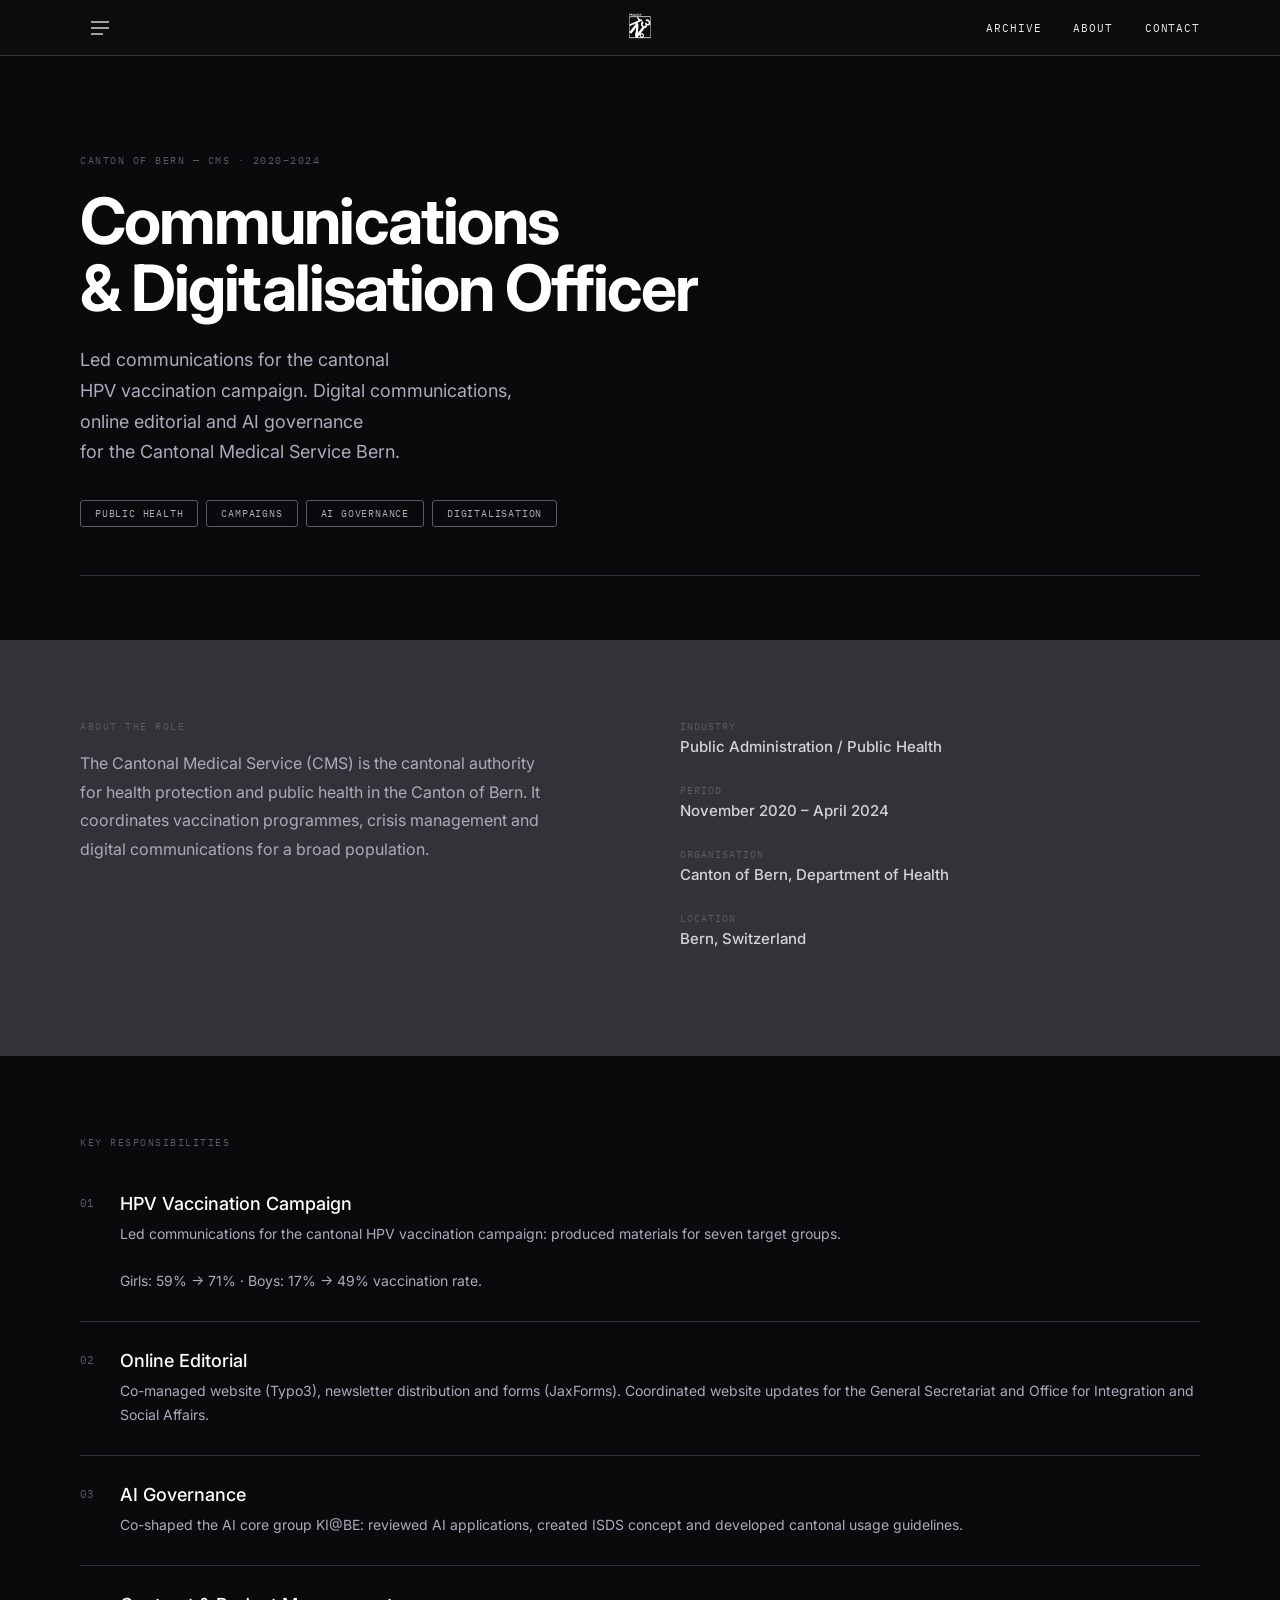
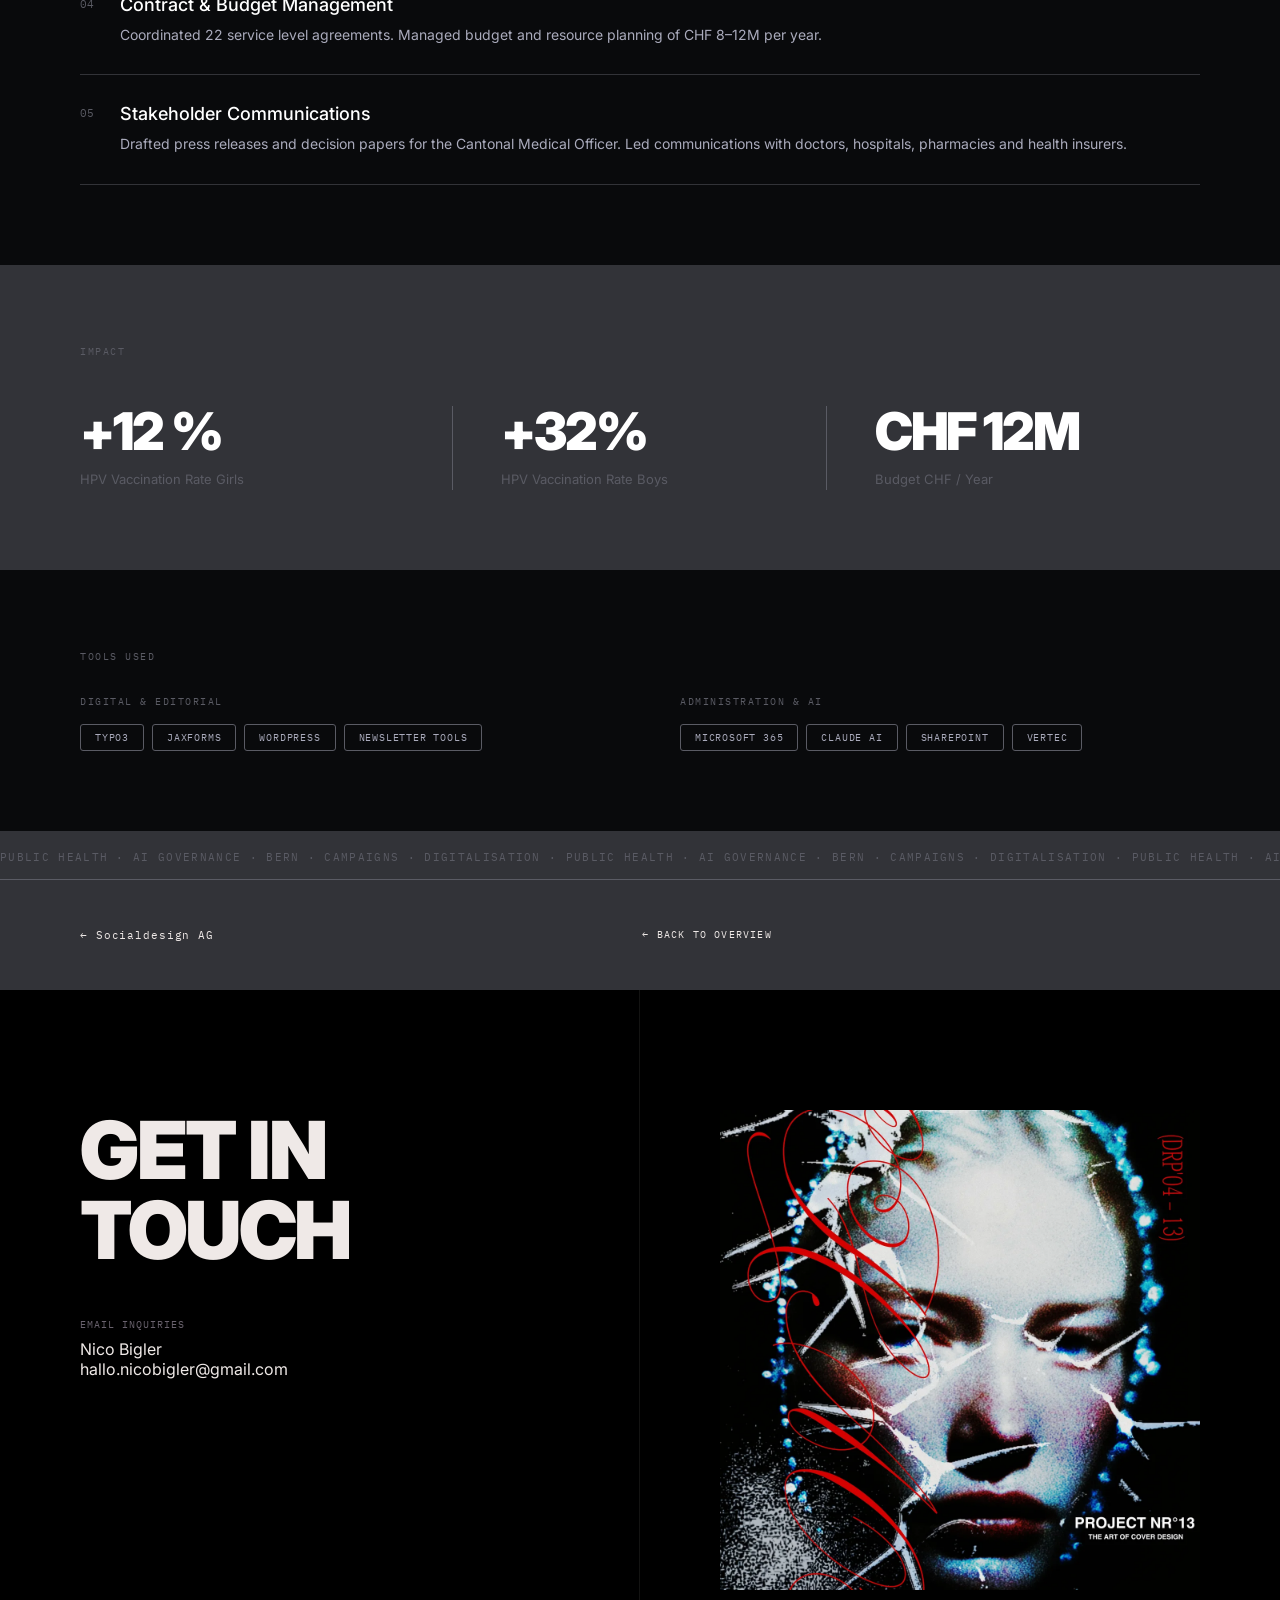
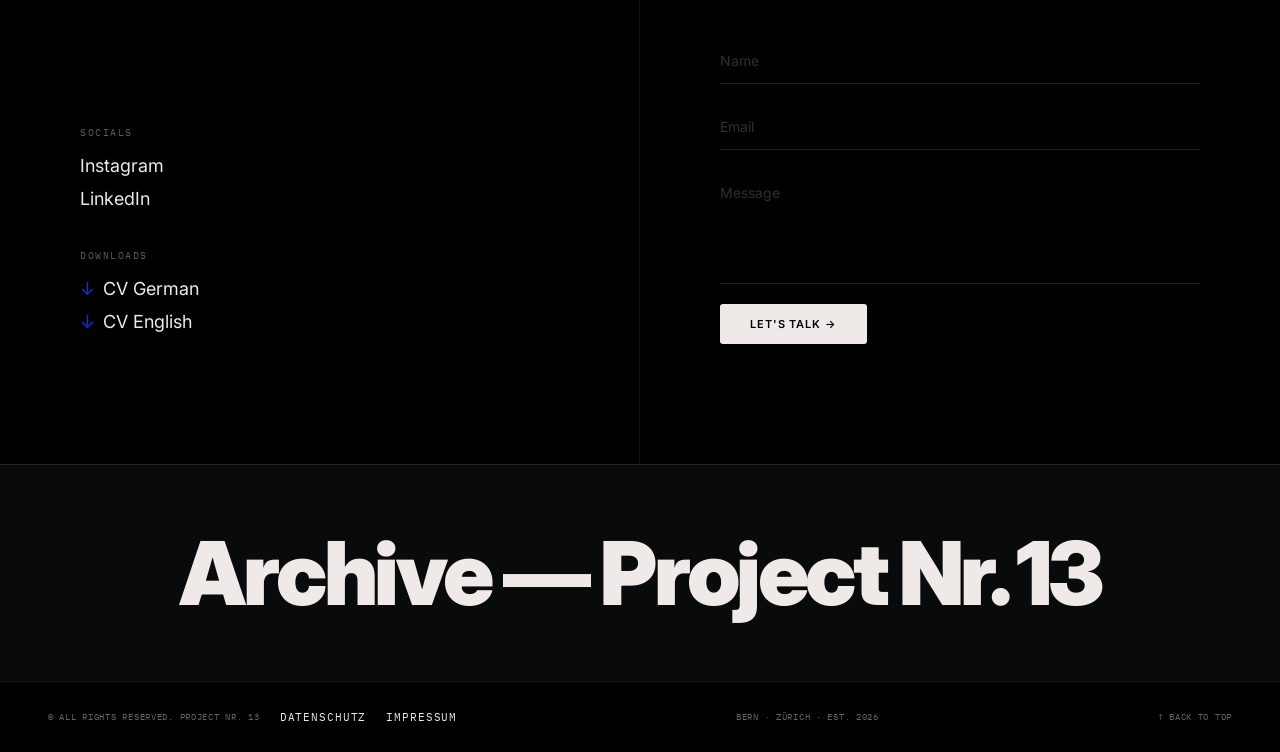
<file: kantonnbern.html>
<!doctype html>
<html lang="en">
<head>
<meta charset="utf-8">
<link rel="icon" type="image/png" href="assets/images/logo.png">
<link rel="apple-touch-icon" href="assets/images/logo.png">
<meta name="google-site-verification" content="NX3-2JTfyi7l74XZ8cDNx4-PsS_ttDgd5kWgjPt7hPs" />
<meta name="viewport" content="width=device-width, initial-scale=1">
<title>Kanton Bern — Public Health Communications | Project Nr. 13</title>
<meta name="description" content="Case study at the Office of the Cantonal Medical Officer, Bern. Led the HPV vaccination campaign and co-developed AI governance. Budgets of CHF 8 to 12 million.">
<link rel="preconnect" href="https://fonts.googleapis.com">
<link rel="preconnect" href="https://fonts.gstatic.com" crossorigin>
<link href="https://fonts.googleapis.com/css2?family=Inter:wght@400;500;600;700;800;900&family=IBM+Plex+Mono:wght@400;500&display=swap" rel="stylesheet">
<style>
:root{
  --onyx:#090A0C;
  --graphite:#323338;
  --charcoal:#5A5B64;
  --pale-slate:#AAABBC;
  --pale-light:#D3D3D9;
  --white:#FFFFFF;
  --mx:80px;
  --ease:cubic-bezier(0.22,1,0.36,1);
  --dim:rgba(239,233,231,0.08);
}
*,*::before,*::after{box-sizing:border-box;margin:0;padding:0;}
html{scroll-behavior:smooth;}
body{font-family:'Inter',system-ui,sans-serif;background:var(--onyx);color:var(--pale-light);-webkit-font-smoothing:antialiased;text-rendering:optimizeLegibility;overflow-x:hidden;opacity:0;transition:opacity .4s ease;}
body.body-loaded{opacity:1;}
img{display:block;}
a{color:inherit;text-decoration:none;}
a:link,a:visited,a:hover,a:active{color:#EFE9E7;}
::selection{background:var(--white);color:var(--onyx);}
@media(hover:hover){html{cursor:none;}a,button{cursor:none;}}

/* NAV */
.nav{position:fixed;top:0;left:0;right:0;z-index:100;height:56px;background:#0D0D0D;border-bottom:1px solid #323338;display:grid;grid-template-columns:1fr auto 1fr;align-items:center;padding:0 var(--mx);transform:translateY(-100%);transition:border-bottom-color .3s ease;}
.nav.nav-loaded{transform:translateY(0);transition:transform .5s var(--ease) .1s,border-bottom-color .3s ease;}
.nav.nav-scrolled{border-bottom-color:var(--charcoal);}
.nav-back{font-family:'IBM Plex Mono',monospace;font-size:11px;letter-spacing:0.08em;color:var(--charcoal);text-decoration:none;transition:color .2s;}
.nav-back:hover{color:var(--white);}
.nav-menu-btn{background:none;border:none;cursor:none;padding:8px;display:flex;align-items:center;}
.nav-menu-btn svg line{stroke:#D3D3D9;transition:stroke .2s;}
.nav-menu-btn:hover svg line{stroke:#0032FF;}
.nav-center{font-family:'IBM Plex Mono',monospace;font-size:12px;letter-spacing:0.1em;color:var(--charcoal);text-align:center;position:absolute;left:50%;transform:translateX(-50%);}
.nav-right{display:flex;align-items:center;justify-content:flex-end;gap:32px;text-align:right;grid-column:3;}
.nav-ext-link{font-family:'IBM Plex Mono',monospace;font-size:11px;letter-spacing:0.08em;color:#AAABBC;text-transform:uppercase;text-decoration:none;transition:color .2s;}
.nav-ext-link:hover{color:#0032FF;}
.nav-mobile-links{display:none;}
@media(max-width:768px){.nav-mobile-links{display:flex;gap:16px;align-items:center;justify-content:flex-end;}}
@media(max-width:400px){.nav-mobile-links{gap:8px}.nav-mobile-link{font-size:9px}}
.nav-mobile-link{font-family:'IBM Plex Mono',monospace;font-size:10px;letter-spacing:0.08em;color:rgba(239,233,231,0.5);text-decoration:none;text-transform:uppercase;transition:color 0.2s;}
.nav-mobile-link:hover{color:#0032FF;}

/* BACK LINK */
.back-link{display:block;padding:40px var(--mx) 0;font-family:'IBM Plex Mono',monospace;font-size:11px;letter-spacing:0.08em;color:var(--charcoal);transition:color .2s;}
.back-link:hover{color:var(--white);}

/* MEGA MENU */
#megaMenu{position:fixed;inset:0;z-index:9000;background:#000;display:grid;grid-template-columns:25% 45% 30%;opacity:0;pointer-events:none;transition:opacity 0.4s ease;overflow-y:auto;}
#megaMenu.open{opacity:1;pointer-events:all}
.mm-col{padding:48px;height:100%}
.mm-close{position:absolute;top:28px;right:48px;font-family:'Inter',sans-serif;font-weight:400;font-size:32px;color:#69626D;z-index:10;line-height:1;transition:color 0.2s;}
.mm-close:hover{color:#EFE9E7}
.mm-nav-links{padding-top:80px}
.mm-nav-link{display:block;font-family:'Inter',sans-serif;font-weight:500;font-size:52px;color:#EFE9E7;padding:4px 0;opacity:0;transform:translateY(32px);transition:color 0.2s,transform 0.2s;}
#megaMenu.open .mm-nav-link{opacity:1;transform:translateY(0);transition:opacity 0.6s ease-out,transform 0.6s ease-out,color 0.2s;}
.mm-nav-link:hover{color:#0032FF;transform:translateX(8px)!important}
.mm-right{padding-top:80px}
.mm-section-label{font-family:'IBM Plex Mono',monospace;font-size:10px;color:#69626D;text-transform:uppercase;letter-spacing:0.15em;margin-bottom:14px;display:block;}
.mm-right-link{font-family:'Inter',sans-serif;font-size:14px;color:#EFE9E7;display:block;padding:4px 0;transition:color 0.2s ease;}
.mm-right-link:hover{color:#0032FF}
.mm-section{margin-top:28px}
.mm-manifesto{margin-top:48px}
.mm-manifesto-label{font-family:'IBM Plex Mono',monospace;font-size:10px;color:#69626D;text-transform:uppercase;margin-bottom:8px;display:block;}
.mm-manifesto-text{font-family:'Inter',sans-serif;font-weight:900;font-size:16px;color:#EFE9E7;opacity:0.25;letter-spacing:-0.02em;}

/* SECTION 1 — HEADER */
.co-header{background:var(--onyx);padding:100px var(--mx) 64px;}
.co-label{font-family:'IBM Plex Mono',monospace;font-size:10px;letter-spacing:0.15em;text-transform:uppercase;color:var(--charcoal);margin-bottom:20px;opacity:0;transform:translateY(16px);transition:opacity .5s var(--ease),transform .5s var(--ease);}
.co-title{font-family:'Inter',sans-serif;font-weight:700;font-size:64px;line-height:1.05;letter-spacing:-0.03em;color:var(--white);margin-bottom:24px;opacity:0;transform:translateY(32px);transition:opacity .7s var(--ease),transform .7s var(--ease);text-wrap:balance;}
.co-subtitle{font-family:'Inter',sans-serif;font-weight:400;font-size:18px;line-height:1.7;color:var(--pale-slate);max-width:640px;margin-bottom:32px;opacity:0;transition:opacity .5s ease;text-wrap:pretty;}
.co-tags{display:flex;flex-wrap:wrap;gap:8px;opacity:0;transition:opacity .5s ease;}
.co-rule{height:1px;background:var(--graphite);margin-top:48px;transform:scaleX(0);transform-origin:left;transition:transform .8s ease-out;}
.co-label.visible{opacity:1;transform:translateY(0);}
.co-title.visible{opacity:1;transform:translateY(0);}
.co-subtitle.visible{opacity:1;}
.co-tags.visible{opacity:1;}
.co-rule.visible{transform:scaleX(1);}

/* SECTION 2 — ABOUT */
.about{background:var(--graphite);padding:80px var(--mx);}
.about-grid{display:grid;grid-template-columns:1fr 1fr;gap:80px;}
.section-label{font-family:'IBM Plex Mono',monospace;font-size:10px;letter-spacing:0.15em;text-transform:uppercase;color:var(--charcoal);margin-bottom:16px;}
.about-text{font-family:'Inter',sans-serif;font-size:16px;line-height:1.8;color:var(--pale-slate);max-width:480px;}
.info-row{margin-bottom:28px;}
.info-label{font-family:'IBM Plex Mono',monospace;font-size:10px;letter-spacing:0.1em;text-transform:uppercase;color:var(--charcoal);margin-bottom:4px;}
.info-value{font-family:'Inter',sans-serif;font-weight:500;font-size:15px;color:var(--pale-light);}

/* TAGS (shared) */
.tags{display:flex;flex-wrap:wrap;gap:8px;}
.tag{font-family:'IBM Plex Mono',monospace;font-size:10px;letter-spacing:0.08em;text-transform:uppercase;color:var(--pale-slate);border:1px solid var(--charcoal);padding:6px 14px;border-radius:3px;}

/* SECTION 3 — HAUPTTÄTIGKEITEN */
.activities{background:var(--onyx);padding:80px var(--mx);}
.activity-item{padding:28px 0;border-bottom:1px solid var(--graphite);display:grid;grid-template-columns:40px 1fr;}
.activity-item:first-of-type{border-top:1px solid var(--graphite);}
.activity-num{font-family:'IBM Plex Mono',monospace;font-size:11px;color:var(--charcoal);padding-top:3px;}
.activity-title{font-family:'Inter',sans-serif;font-weight:500;font-size:18px;color:var(--white);}
.activity-desc{font-family:'Inter',sans-serif;font-size:14px;line-height:1.7;color:var(--pale-slate);margin-top:8px;}

/* SECTION 4 — IMPACT */
.impact{background:var(--graphite);padding:80px var(--mx);}
.impact-grid{display:grid;grid-template-columns:repeat(3,1fr);margin-top:48px;}
.impact-metric{padding:0 48px;}
.impact-metric:first-child{padding-left:0;}
.impact-metric:not(:last-child){border-right:1px solid var(--charcoal);}
.metric-number{font-family:'Inter',sans-serif;font-weight:900;font-size:52px;line-height:1;letter-spacing:-0.04em;color:var(--white);}
.metric-label{font-family:'Inter',sans-serif;font-size:13px;line-height:1.5;color:var(--charcoal);margin-top:12px;}

/* SECTION 5 — TOOLS */
.skills{background:var(--onyx);padding:80px var(--mx);}
.skills-grid{display:grid;grid-template-columns:1fr 1fr;gap:80px;margin-top:32px;}
.skills-col-label{font-family:'IBM Plex Mono',monospace;font-size:10px;letter-spacing:0.15em;text-transform:uppercase;color:var(--charcoal);}
.skills-tags{margin-top:16px;}

/* MARQUEE */
.marquee{background:var(--graphite);padding:14px 0;overflow:hidden;white-space:nowrap;transition:opacity .3s;}
.marquee:hover{opacity:.6;}
.marquee:hover .marquee-track{animation-play-state:paused;}
.marquee-track{display:inline-block;animation:marquee 25s linear infinite;font-family:'IBM Plex Mono',monospace;font-size:11px;letter-spacing:0.12em;color:var(--charcoal);}
@keyframes marquee{from{transform:translateX(0);}to{transform:translateX(-50%);}}

/* FOOTER */
.footer{background:var(--onyx);padding:80px var(--mx);overflow:hidden;}
.footer-top-rule{height:1px;background:var(--graphite);margin-bottom:80px;}
.footer-grid{display:grid;grid-template-columns:1fr 1fr;gap:80px;margin-bottom:80px;}
.footer-label{font-family:'IBM Plex Mono',monospace;font-size:10px;letter-spacing:0.15em;text-transform:uppercase;color:var(--charcoal);margin-bottom:24px;}
.footer-heading{margin-bottom:32px;}
.footer-heading .h-white{font-family:'Inter',sans-serif;font-weight:900;font-size:56px;line-height:1;color:var(--white);display:block;}
.footer-heading .h-dim{font-family:'Inter',sans-serif;font-weight:900;font-size:56px;line-height:1;color:var(--charcoal);display:block;}
.footer-email{font-family:'IBM Plex Mono',monospace;font-size:13px;color:var(--pale-slate);transition:color .2s;}
.footer-email:hover{color:var(--white);text-decoration:underline;text-decoration-color:var(--charcoal);}
.form-field{width:100%;background:transparent;border:none;border-bottom:1px solid var(--graphite);color:var(--pale-light);font-family:'Inter',sans-serif;font-size:15px;padding:14px 0;margin-bottom:20px;outline:none;transition:border-bottom-color .2s;display:block;}
textarea.form-field{resize:none;}
.form-field::placeholder{color:var(--charcoal);}
.form-field:focus{border-bottom-color:var(--pale-light);}
.btn-submit{font-family:'Inter',sans-serif;font-weight:600;font-size:12px;letter-spacing:0.08em;text-transform:uppercase;padding:14px 32px;color:var(--onyx);border:none;border-radius:4px;cursor:pointer;background:linear-gradient(110deg,#C8C8CE 0%,#D3D3D9 30%,#F8F8F8 50%,#D3D3D9 70%,#C8C8CE 100%);background-size:250% 100%;background-position:100% 50%;transition:background-position .7s ease-out,transform .2s ease,box-shadow .2s ease;}
.btn-submit:hover{background-position:0% 50%;transform:translateY(-2px);box-shadow:0 8px 24px rgba(211,211,217,0.15);}
.btn-submit:active{transform:scale(0.97);transition-duration:.1s;}
.footer-cv-links{margin-top:20px;}
.footer-cv-link{font-family:'Inter',sans-serif;font-weight:400;font-size:18px;color:#D3D3D9;display:block;margin-bottom:12px;text-decoration:none;transition:color .2s;}
.footer-cv-link:hover{color:#FFFFFF;}
.dl-arrow{color:#0032FF;margin-right:8px;}
.footer-bottom-rule{height:1px;background:var(--graphite);margin-bottom:24px;}
.footer-bottom{display:grid;grid-template-columns:1fr auto 1fr;align-items:center;gap:16px;}
.footer-meta{font-family:'IBM Plex Mono',monospace;font-size:10px;color:var(--charcoal);letter-spacing:0.04em;}
.footer-meta a{color:inherit;transition:color .2s;}
.footer-meta a:hover{color:var(--pale-slate);}
.footer-bottom-mid{text-align:center;}
.footer-bottom-right{text-align:right;}
.footer-ghost{font-family:'Inter',sans-serif;font-weight:900;font-size:160px;line-height:1;color:var(--graphite);opacity:0.5;white-space:nowrap;pointer-events:none;user-select:none;margin-top:-20px;letter-spacing:-0.04em;}

/* CURSOR */
.cursor-dot{width:6px;height:6px;background:var(--pale-light);border-radius:50%;position:fixed;pointer-events:none;z-index:9999;left:0;top:0;opacity:0;transition:opacity .2s;}
.cursor-ring{width:36px;height:36px;border:1px solid var(--charcoal);border-radius:50%;position:fixed;pointer-events:none;z-index:9998;left:0;top:0;opacity:0;transition:width .2s,height .2s,border-color .2s,opacity .3s;}
.cursor-dot.dot-hide{opacity:0!important;}
.cursor-ring.ring-hover{width:48px;height:48px;border-color:var(--white);}
body.cursor-active .cursor-dot{opacity:1;}
body.cursor-active .cursor-ring{opacity:1;}
body:has(a:hover,button:hover) .cursor-dot{opacity:0;}
body:has(a:hover,button:hover) .cursor-ring{width:48px;height:48px;border-color:var(--white);}
@media(hover:none) and (pointer:coarse){body,a,button{cursor:auto!important;}}

/* SCROLL ANIMATIONS */
.anim{transition:opacity .6s var(--ease),transform .6s var(--ease);}
.js-anim .anim{opacity:0;transform:translateY(28px);}
.js-anim .anim.anim-visible{opacity:1;transform:translateY(0);}
.anim-card{transition:opacity .6s var(--ease),transform .6s var(--ease);}
.js-anim .anim-card{opacity:0;transform:translateY(28px) scale(0.97);}
.js-anim .anim-card.anim-visible{opacity:1;transform:translateY(0) scale(1);}

@media(max-width:1024px){
  :root{--mx:48px;}
  .co-title{font-size:48px;}
  .about-grid{grid-template-columns:1fr;gap:48px;}
  .impact-metric{padding:0 32px;}
  .impact-metric:first-child{padding-left:0;}
  .skills-grid{grid-template-columns:1fr;gap:48px;}
  .footer-grid{grid-template-columns:1fr;gap:56px;}
  .footer-heading .h-white,.footer-heading .h-dim{font-size:44px;}
  .footer-ghost{font-size:120px;}
}
@media(max-width:768px){
  :root{--mx:24px;}
  .nav{grid-template-columns:1fr 1fr;}
  .nav-center{display:none;}
  .nav-right{grid-column:2;}
  .co-title{font-size:36px;}
  .co-header{padding-top:80px;}
  .impact-grid{grid-template-columns:1fr;}
  .impact-metric{padding:0;padding-bottom:40px;border-right:none!important;border-bottom:1px solid var(--charcoal);}
  .impact-metric:last-child{border-bottom:none;padding-bottom:0;}
  .footer-bottom{grid-template-columns:1fr;gap:8px;}
  .footer-bottom-mid,.footer-bottom-right{text-align:left;}
  .footer-ghost{font-size:72px;}
}
/* PREV/NEXT NAV */
.case-nav{background:#323338;padding:48px 80px;border-top:1px solid #5A5B64;display:flex;justify-content:space-between;align-items:center;}
.case-nav-link{font-family:'IBM Plex Mono',monospace;font-size:11px;letter-spacing:0.08em;color:#D3D3D9;text-decoration:none;transition:color .2s;}
.case-nav-link:hover{color:#FFFFFF;}
.case-nav-center{font-family:'IBM Plex Mono',monospace;font-size:10px;text-transform:uppercase;letter-spacing:0.12em;color:#AAABBC;text-decoration:none;transition:color .2s;}
.case-nav-center:hover{color:#FFFFFF;}

/* ── CONTACT SECTION ── */
#contact{background:#000;min-height:100vh;display:grid;grid-template-columns:1fr 1fr}
.contact-left{padding:120px 80px;border-right:1px solid var(--dim);display:flex;flex-direction:column;justify-content:space-between}
.contact-h{font-family:'Inter',sans-serif;font-weight:900;font-size:80px;color:#EFE9E7;letter-spacing:-0.03em;line-height:1;margin-bottom:48px;text-wrap:balance;}
.contact-sub-label{font-family:'IBM Plex Mono',monospace;font-size:10px;color:#69626D;text-transform:uppercase;letter-spacing:0.1em;margin-bottom:8px;display:block}
.contact-name{font-family:'Inter',sans-serif;font-size:16px;color:#EFE9E7;display:block}
.contact-email{font-family:'Inter',sans-serif;font-size:16px;color:#EFE9E7;display:block;transition:text-decoration-color 0.2s}
.contact-email:hover{text-decoration:underline}
.contact-social-label,.contact-dl-label{font-family:'IBM Plex Mono',monospace;font-size:10px;color:#5A5B64;text-transform:uppercase;letter-spacing:0.15em;margin-bottom:16px;display:block}
.contact-dl-label{margin-top:40px}
.contact-social-link{font-family:'Inter',sans-serif;font-size:18px;font-weight:400;color:#D3D3D9;display:block;margin-bottom:12px;text-decoration:none;transition:color 0.2s}
.contact-social-link:hover{color:#FFFFFF}
.contact-dl-link{font-family:'Inter',sans-serif;font-size:18px;font-weight:400;color:#D3D3D9;display:block;margin-bottom:12px;text-decoration:none;transition:color 0.2s}
.contact-dl-link:hover{color:#FFFFFF}
.contact-right{padding:120px 80px;display:flex;flex-direction:column}
.contact-cover{margin-bottom:48px;overflow:hidden}
.contact-cover img{width:100%;height:480px;object-fit:cover;background:#111111;display:block}
.contact-field{width:100%;background:transparent;border:none;border-bottom:1px solid rgba(239,233,231,0.12);color:#EFE9E7;padding:14px 0;font-family:'Inter',sans-serif;font-size:14px;outline:none;margin-bottom:20px;display:block;transition:border-bottom-color 0.2s}
.contact-field::placeholder{color:rgba(239,233,231,0.2)}
.contact-field:focus{border-bottom-color:rgba(239,233,231,0.5)}
textarea.contact-field{resize:none}
.contact-submit{background:#EFE9E7;color:#000;padding:13px 30px;border:none;border-radius:3px;cursor:none;font-family:'Inter',sans-serif;font-weight:600;font-size:11px;text-transform:uppercase;letter-spacing:0.08em;transition:background 0.2s,transform 0.2s}
.contact-submit:hover{background:#fff;transform:translateY(-2px)}
.fs-message{font-family:'IBM Plex Mono',monospace;font-size:0.75rem;margin-bottom:24px;}
.fs-message--error{color:#FF3B30;}
#fs-success{color:#0032FF;}
#archive-btn{display:block;width:100%;padding:64px 48px;border:none;border-top:1px solid rgba(239,233,231,0.12);background:transparent;text-align:center;color:#EFE9E7;position:relative;overflow:hidden;transition:color 0.4s ease;font-family:'Inter',sans-serif;font-weight:900;font-size:clamp(40px,7vw,88px);letter-spacing:-0.04em;line-height:1;cursor:none;text-decoration:none;}
#archive-btn::before{content:'';position:absolute;inset:0;background:#EFE9E7;transform:translateX(-100%);transition:transform 0.4s ease;}
#archive-btn:hover{color:#000;}
#archive-btn:hover::before{transform:translateX(0);}
#archive-btn span{position:relative;z-index:1;}
footer{background:#000;padding:28px 48px;border-top:1px solid var(--dim);display:flex;justify-content:space-between;align-items:center}
.foot{font-family:'IBM Plex Mono',monospace;font-size:9px;color:#69626D;letter-spacing:0.08em;text-transform:uppercase}
.foot-back{cursor:none;transition:color 0.2s}
.foot-back:hover{color:#EFE9E7}
.foot-group{display:flex;align-items:center;gap:20px;}
.foot-legal{font-family:'IBM Plex Mono',monospace;font-size:11px;color:rgba(239,233,231,0.3);letter-spacing:0.08em;text-transform:uppercase;text-decoration:none;transition:color 0.2s;}
.foot-legal:hover{color:#0032FF;}
@media(max-width:480px){
  .nav-right{display:none}
}
@media(max-width:768px){
  #contact{grid-template-columns:1fr}
  .contact-left{padding:64px 24px;border-right:none;border-bottom:1px solid var(--dim)}
  .contact-right{padding:64px 24px}
  .contact-h{font-size:clamp(32px,10vw,56px)}
  .contact-cover{display:none}
  .case-nav{padding:32px 24px;flex-direction:column;gap:16px;text-align:center}
  .cursor-dot,.cursor-ring{display:none!important}
  footer{padding:24px;flex-direction:column;gap:8px;text-align:center}
  #archive-btn{padding:40px 24px}
}
@media(prefers-reduced-motion:reduce){
  *,*::before,*::after{animation-duration:.01ms!important;transition-duration:.01ms!important;animation-delay:.01ms!important;}
}
</style>
</head>
<body>

<!-- NAV -->
<nav class="nav">
  <div style="display:flex;align-items:center;gap:16px;">
    <button class="nav-menu-btn" id="menuOpen" aria-label="Menu">
      <svg width="24" height="24" viewBox="0 0 24 24" fill="none" xmlns="http://www.w3.org/2000/svg">
        <line x1="3" y1="6" x2="21" y2="6" stroke-width="1.5"/>
        <line x1="3" y1="12" x2="21" y2="12" stroke-width="1.5"/>
        <line x1="3" y1="18" x2="15" y2="18" stroke-width="1.5"/>
      </svg>
    </button>
  </div>
  <a href="index.html" class="nav-center">
    <img src="assets/images/logo.png" alt="Project Nr. 13" style="height:40px;width:auto;display:block;">
  </a>
  <div class="nav-right">
    <a class="nav-ext-link" href="archive.html">ARCHIVE</a>
    <a class="nav-ext-link" href="about.html">ABOUT</a>
    <a class="nav-ext-link" href="index.html#contact">CONTACT</a>
  </div>
  <div class="nav-mobile-links">
    <a href="services.html" class="nav-mobile-link">SERVICES</a>
    <a href="about.html" class="nav-mobile-link">ABOUT</a>
  </div>
</nav>

<!-- Mega Menu -->
<div id="megaMenu" role="dialog" aria-modal="true" aria-label="Navigation">
  <button class="mm-close" id="menuClose" aria-label="Schliessen">×</button>
  <div class="mm-col">
    <img src="assets/images/logo.png" alt="Project Nr. 13" style="width:80px;height:auto;display:block;">
  </div>
  <div class="mm-col">
    <nav class="mm-nav-links">
      <a href="index.html" class="mm-nav-link">Home</a>
      <a href="index.html#works" class="mm-nav-link">Works</a>
      <a href="archive.html" class="mm-nav-link">Archive</a>
      <a href="services.html" class="mm-nav-link">Services</a>
      <a href="about.html" class="mm-nav-link">About</a>
      <a href="thesis.html" class="mm-nav-link">Thesis</a>
      <a href="index.html#contact" class="mm-nav-link">Contact</a>
    </nav>
  </div>
  <div class="mm-col mm-right">
    <span class="mm-section-label">INFO</span>
    <a href="about.html" class="mm-right-link">About me</a>
    <a href="about.html#career" class="mm-right-link">Career</a>
    <a href="services.html" class="mm-right-link">Services</a>
    <a href="thesis.html" class="mm-right-link">HWZ Bachelor Thesis</a>
    <a href="datenschutz.html" class="mm-right-link" style="border-top:1px solid rgba(239,233,231,0.07);margin-top:16px;padding-top:16px;">Datenschutz</a>
    <a href="impressum.html" class="mm-right-link">Impressum</a>
    <div class="mm-section">
      <span class="mm-section-label">DOWNLOAD</span>
      <a href="assets/cv/nico-bigler-cv-german.pdf" class="mm-right-link" target="_blank" download>↓ CV German</a>
      <a href="assets/cv/nico-bigler-cv-english.pdf" class="mm-right-link" target="_blank" download>↓ CV English</a>
    </div>
    <div class="mm-section">
      <span class="mm-section-label">SOCIAL</span>
      <a href="https://www.instagram.com/project_nr.13" target="_blank" rel="noopener noreferrer" class="mm-right-link">Instagram ↗</a>
      <a href="https://www.linkedin.com/in/nico-justin-bigler" target="_blank" rel="noopener noreferrer" class="mm-right-link">LinkedIn ↗</a>
    </div>
    <div class="mm-manifesto">
      <span class="mm-manifesto-label">Art is...</span>
      <span class="mm-manifesto-text">Make it mean something.</span>
    </div>
  </div>
</div>

<!-- BACK LINK -->
<a href="about.html" class="back-link">← Back</a>

<!-- SECTION 1 — HEADER -->
<section class="co-header">
  <div class="co-label">CANTON OF BERN — CMS · 2020–2024</div>
  <h1 class="co-title">Communications<br>&amp; Digitalisation Officer</h1>
  <p class="co-subtitle">Led communications for the cantonal<br>HPV vaccination campaign. Digital communications,<br>online editorial and AI governance<br>for the Cantonal Medical Service Bern.</p>
  <div class="co-tags">
    <span class="tag">Public Health</span>
    <span class="tag">Campaigns</span>
    <span class="tag">AI Governance</span>
    <span class="tag">Digitalisation</span>
  </div>
  <div class="co-rule"></div>
</section>

<!-- SECTION 2 — ÜBER DIE STELLE -->
<section class="about">
  <div class="about-grid">
    <div>
      <div class="section-label anim">ABOUT THE ROLE</div>
      <p class="about-text anim" data-stagger="120">The Cantonal Medical Service (CMS) is the cantonal authority for health protection and public health in the Canton of Bern. It coordinates vaccination programmes, crisis management and digital communications for a broad population.</p>
    </div>
    <div>
      <div class="info-row anim" data-stagger="0">
        <div class="info-label">INDUSTRY</div>
        <div class="info-value">Public Administration / Public Health</div>
      </div>
      <div class="info-row anim" data-stagger="80">
        <div class="info-label">PERIOD</div>
        <div class="info-value">November 2020 – April 2024</div>
      </div>
      <div class="info-row anim" data-stagger="160">
        <div class="info-label">ORGANISATION</div>
        <div class="info-value">Canton of Bern, Department of Health</div>
      </div>
      <div class="info-row anim" data-stagger="240">
        <div class="info-label">LOCATION</div>
        <div class="info-value">Bern, Switzerland</div>
      </div>
    </div>
  </div>
</section>

<!-- SECTION 3 — HAUPTTÄTIGKEITEN -->
<section class="activities">
  <div class="section-label anim">KEY RESPONSIBILITIES</div>
  <div class="activity-item anim" data-stagger="0">
    <div class="activity-num">01</div>
    <div>
      <div class="activity-title">HPV Vaccination Campaign</div>
      <div class="activity-desc">Led communications for the cantonal HPV vaccination campaign: produced materials for seven target groups.<br><br>Girls: 59% → 71% · Boys: 17% → 49% vaccination rate.</div>
    </div>
  </div>
  <div class="activity-item anim" data-stagger="80">
    <div class="activity-num">02</div>
    <div>
      <div class="activity-title">Online Editorial</div>
      <div class="activity-desc">Co-managed website (Typo3), newsletter distribution and forms (JaxForms). Coordinated website updates for the General Secretariat and Office for Integration and Social Affairs.</div>
    </div>
  </div>
  <div class="activity-item anim" data-stagger="160">
    <div class="activity-num">03</div>
    <div>
      <div class="activity-title">AI Governance</div>
      <div class="activity-desc">Co-shaped the AI core group KI@BE: reviewed AI applications, created ISDS concept and developed cantonal usage guidelines.</div>
    </div>
  </div>
  <div class="activity-item anim" data-stagger="240">
    <div class="activity-num">04</div>
    <div>
      <div class="activity-title">Contract &amp; Budget Management</div>
      <div class="activity-desc">Coordinated 22 service level agreements. Managed budget and resource planning of CHF 8–12M per year.</div>
    </div>
  </div>
  <div class="activity-item anim" data-stagger="320">
    <div class="activity-num">05</div>
    <div>
      <div class="activity-title">Stakeholder Communications</div>
      <div class="activity-desc">Drafted press releases and decision papers for the Cantonal Medical Officer. Led communications with doctors, hospitals, pharmacies and health insurers.</div>
    </div>
  </div>
</section>

<!-- SECTION 4 — IMPACT -->
<section class="impact">
  <div class="section-label anim">IMPACT</div>
  <div class="impact-grid">
    <div class="impact-metric anim" data-stagger="0">
      <div class="metric-number">+12 %</div>
      <div class="metric-label">HPV Vaccination Rate Girls</div>
    </div>
    <div class="impact-metric anim" data-stagger="150">
      <div class="metric-number">+32%</div>
      <div class="metric-label">HPV Vaccination Rate Boys</div>
    </div>
    <div class="impact-metric anim" data-stagger="300">
      <div class="metric-number">CHF 12M</div>
      <div class="metric-label">Budget CHF / Year</div>
    </div>
  </div>
</section>

<!-- SECTION 5 — EINGESETZTE TOOLS -->
<section class="skills">
  <div class="section-label anim">TOOLS USED</div>
  <div class="skills-grid">
    <div class="anim" data-stagger="80">
      <div class="skills-col-label">DIGITAL &amp; EDITORIAL</div>
      <div class="tags skills-tags">
        <span class="tag">Typo3</span>
        <span class="tag">JaxForms</span>
        <span class="tag">WordPress</span>
        <span class="tag">Newsletter Tools</span>
      </div>
    </div>
    <div class="anim" data-stagger="160">
      <div class="skills-col-label">ADMINISTRATION &amp; AI</div>
      <div class="tags skills-tags">
        <span class="tag">Microsoft 365</span>
        <span class="tag">Claude AI</span>
        <span class="tag">SharePoint</span>
        <span class="tag">Vertec</span>
      </div>
    </div>
  </div>
</section>

<!-- MARQUEE -->
<div class="marquee">
  <div class="marquee-track">PUBLIC HEALTH · AI GOVERNANCE · BERN · CAMPAIGNS · DIGITALISATION · PUBLIC HEALTH · AI GOVERNANCE · BERN · CAMPAIGNS · DIGITALISATION · PUBLIC HEALTH · AI GOVERNANCE · BERN · CAMPAIGNS · DIGITALISATION · PUBLIC HEALTH · AI GOVERNANCE · BERN · CAMPAIGNS · DIGITALISATION ·</div>
</div>

<!-- PREV/NEXT NAV -->
<nav class="case-nav">
  <a href="socialdesign.html" class="case-nav-link">← Socialdesign AG</a>
  <a href="about.html" class="case-nav-center">← Back to Overview</a>
  <span></span>
</nav>

<!-- Contact -->
<section id="contact">
  <div class="contact-left">
    <div>
      <h2 class="contact-h anim">GET IN<br>TOUCH</h2>
      <span class="contact-sub-label anim" data-stagger="80">Email Inquiries</span>
      <span class="contact-name anim" data-stagger="160">Nico Bigler</span>
      <a href="mailto:hallo.nicobigler@gmail.com" class="contact-email anim" data-stagger="200">hallo.nicobigler@gmail.com</a>
    </div>
    <div class="contact-bottom anim" data-stagger="120">
      <span class="contact-social-label">Socials</span>
      <a href="https://www.instagram.com/project_nr.13" target="_blank" rel="noopener noreferrer" class="contact-social-link">Instagram</a>
      <a href="https://www.linkedin.com/in/nico-justin-bigler" target="_blank" rel="noopener noreferrer" class="contact-social-link">LinkedIn</a>
      <span class="contact-dl-label">Downloads</span>
      <a href="assets/cv/nico-bigler-cv-german.pdf" class="contact-dl-link" target="_blank" download><span class="dl-arrow">↓</span>CV German</a>
      <a href="assets/cv/nico-bigler-cv-english.pdf" class="contact-dl-link" target="_blank" download><span class="dl-arrow">↓</span>CV English</a>
    </div>
  </div>
  <div class="contact-right">
    <div class="contact-cover anim">
      <img src="assets/covers/drp04-13_face.webp" alt="Project Nr. 13" loading="lazy"
           onerror="this.style.background='#111111';this.style.minHeight='480px';">
    </div>
    <div id="fs-success" style="display:none;" class="fs-message">Message received. I'll be in touch.</div>
    <div id="fs-error" style="display:none;" class="fs-message fs-message--error">Something went wrong. Please try again.</div>
    <form id="contact-form" class="anim" data-stagger="120">
      <input type="text" name="name" class="contact-field" placeholder="Name" required>
      <input type="email" name="email" class="contact-field" placeholder="Email" required>
      <textarea name="message" class="contact-field" rows="5" placeholder="Message" required></textarea>
      <button type="submit" class="contact-submit">LET'S TALK →</button>
    </form>
  </div>
</section>

<!-- Archive Button -->
<a href="archive.html" id="archive-btn"><span>Archive — Project Nr. 13</span></a>

<!-- Footer -->
<footer>
  <div class="foot-group">
    <span class="foot">© All Rights Reserved. Project Nr. 13</span>
    <a href="datenschutz.html" class="foot-legal">Datenschutz</a>
    <a href="impressum.html" class="foot-legal">Impressum</a>
  </div>
  <span class="foot">Bern · Zürich · Est. 2026</span>
  <span class="foot foot-back" id="backTop">↑ Back to Top</span>
</footer>

<div class="cursor-dot" id="cursorDot"></div>
<div class="cursor-ring" id="cursorRing"></div>

<script>
(function(){
  document.body.classList.add('js-anim');
  var dot=document.getElementById('cursorDot');
  var ring=document.getElementById('cursorRing');
  var mouse={x:0,y:0};
  var rPos={x:0,y:0};

  // Page load
  document.body.classList.add('body-loaded');
  var nav=document.querySelector('.nav');
  if(nav) nav.classList.add('nav-loaded');

  // Entrance sequence
  var entrance=[
    ['.co-label',100],
    ['.co-title',250],
    ['.co-subtitle',400],
    ['.co-tags',520],
    ['.co-rule',680]
  ];
  entrance.forEach(function(pair){
    var el=document.querySelector(pair[0]);
    if(el) setTimeout(function(){el.classList.add('visible');},pair[1]);
  });

  // Scroll nav
  window.addEventListener('scroll',function(){
    nav&&nav.classList.toggle('nav-scrolled',window.scrollY>60);
  },{passive:true});

  // IntersectionObserver
  var observer=new IntersectionObserver(function(entries){
    entries.forEach(function(entry){
      if(!entry.isIntersecting) return;
      var delay=Number(entry.target.dataset.stagger||0);
      if(delay) entry.target.style.transitionDelay=delay+'ms';
      entry.target.classList.add('anim-visible');
      if(delay) setTimeout(function(){entry.target.style.transitionDelay='';},700+delay);
      observer.unobserve(entry.target);
    });
  },{threshold:0.15});
  document.querySelectorAll('.anim,.anim-card').forEach(function(el){observer.observe(el);});

  // Mega Menu
  var megaMenu=document.getElementById('megaMenu');
  var mmLinks=document.querySelectorAll('.mm-nav-link');
  function openMenu(){megaMenu.classList.add('open');document.body.style.overflow='hidden';mmLinks.forEach(function(l,i){l.style.transitionDelay=(i*60)+'ms';});}
  function closeMenu(){megaMenu.classList.remove('open');document.body.style.overflow='';mmLinks.forEach(function(l){l.style.transitionDelay='0ms';});}
  document.getElementById('menuOpen').addEventListener('click',openMenu);
  document.getElementById('menuClose').addEventListener('click',closeMenu);
  document.addEventListener('keydown',function(e){if(e.key==='Escape'&&megaMenu.classList.contains('open'))closeMenu();});
  megaMenu.addEventListener('click',function(e){if(e.target===megaMenu)closeMenu();});
  mmLinks.forEach(function(l){l.addEventListener('click',closeMenu);});

  // Cursor (desktop only)
  if(window.innerWidth <= 768 || window.matchMedia('(hover:none)').matches){
    dot.style.display='none';
    ring.style.display='none';
    return;
  }
  var cursorActivated=false, touchDetected=false;
  document.addEventListener('touchstart',function(){touchDetected=true;},{once:true,capture:true,passive:true});
  function lerp(a,b,t){return a+(b-a)*t;}
  document.addEventListener('mousemove',function(e){
    if(touchDetected) return;
    if(!cursorActivated){
      cursorActivated=true;
      rPos.x=e.clientX; rPos.y=e.clientY;
      document.body.classList.add('cursor-active');
    }
    mouse.x=e.clientX; mouse.y=e.clientY;
    dot.style.left=e.clientX+'px'; dot.style.top=e.clientY+'px';
  });
  function tick(){
    rPos.x=lerp(rPos.x,mouse.x,.12);
    rPos.y=lerp(rPos.y,mouse.y,.12);
    ring.style.left=rPos.x+'px'; ring.style.top=rPos.y+'px';
    requestAnimationFrame(tick);
  }
  requestAnimationFrame(tick);
  document.querySelectorAll('a,button').forEach(function(el){
    el.addEventListener('mouseenter',function(){dot.classList.add('dot-hide');ring.classList.add('ring-hover');});
    el.addEventListener('mouseleave',function(){dot.classList.remove('dot-hide');ring.classList.remove('ring-hover');});
  });
})();
</script>
<script>
  document.getElementById('contact-form').addEventListener('submit', async function(e) {
    e.preventDefault();
    const form = e.target;
    const btn = form.querySelector('[type="submit"]');
    const success = document.getElementById('fs-success');
    const error = document.getElementById('fs-error');
    btn.disabled = true;
    success.style.display = 'none';
    error.style.display = 'none';
    try {
      const res = await fetch('https://formspree.io/f/xrevdegg', {
        method: 'POST',
        headers: { 'Content-Type': 'application/json', 'Accept': 'application/json' },
        body: JSON.stringify(Object.fromEntries(new FormData(form)))
      });
      const data = await res.json();
      if (data.ok) {
        success.style.display = 'block';
        form.reset();
      } else {
        error.style.display = 'block';
      }
    } catch {
      error.style.display = 'block';
    }
    btn.disabled = false;
  });
</script>
</body>
</html>
</file>
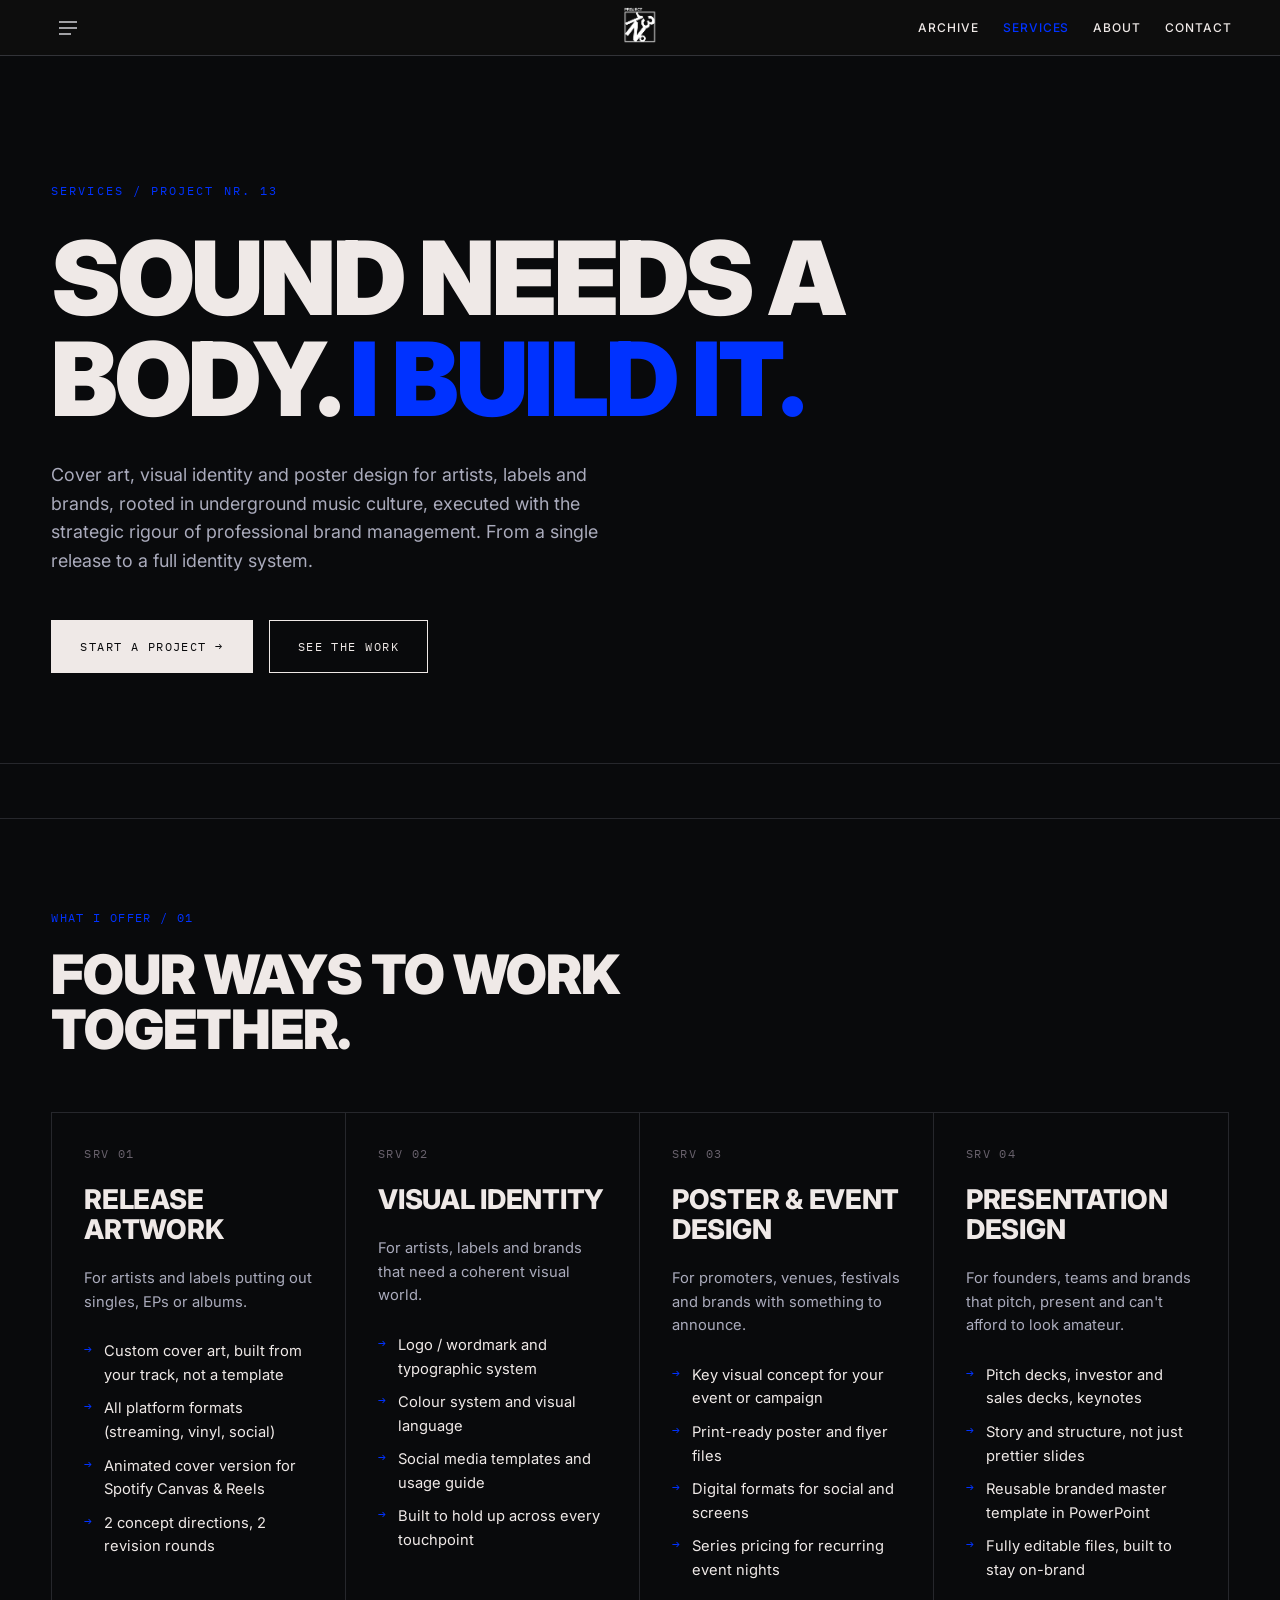
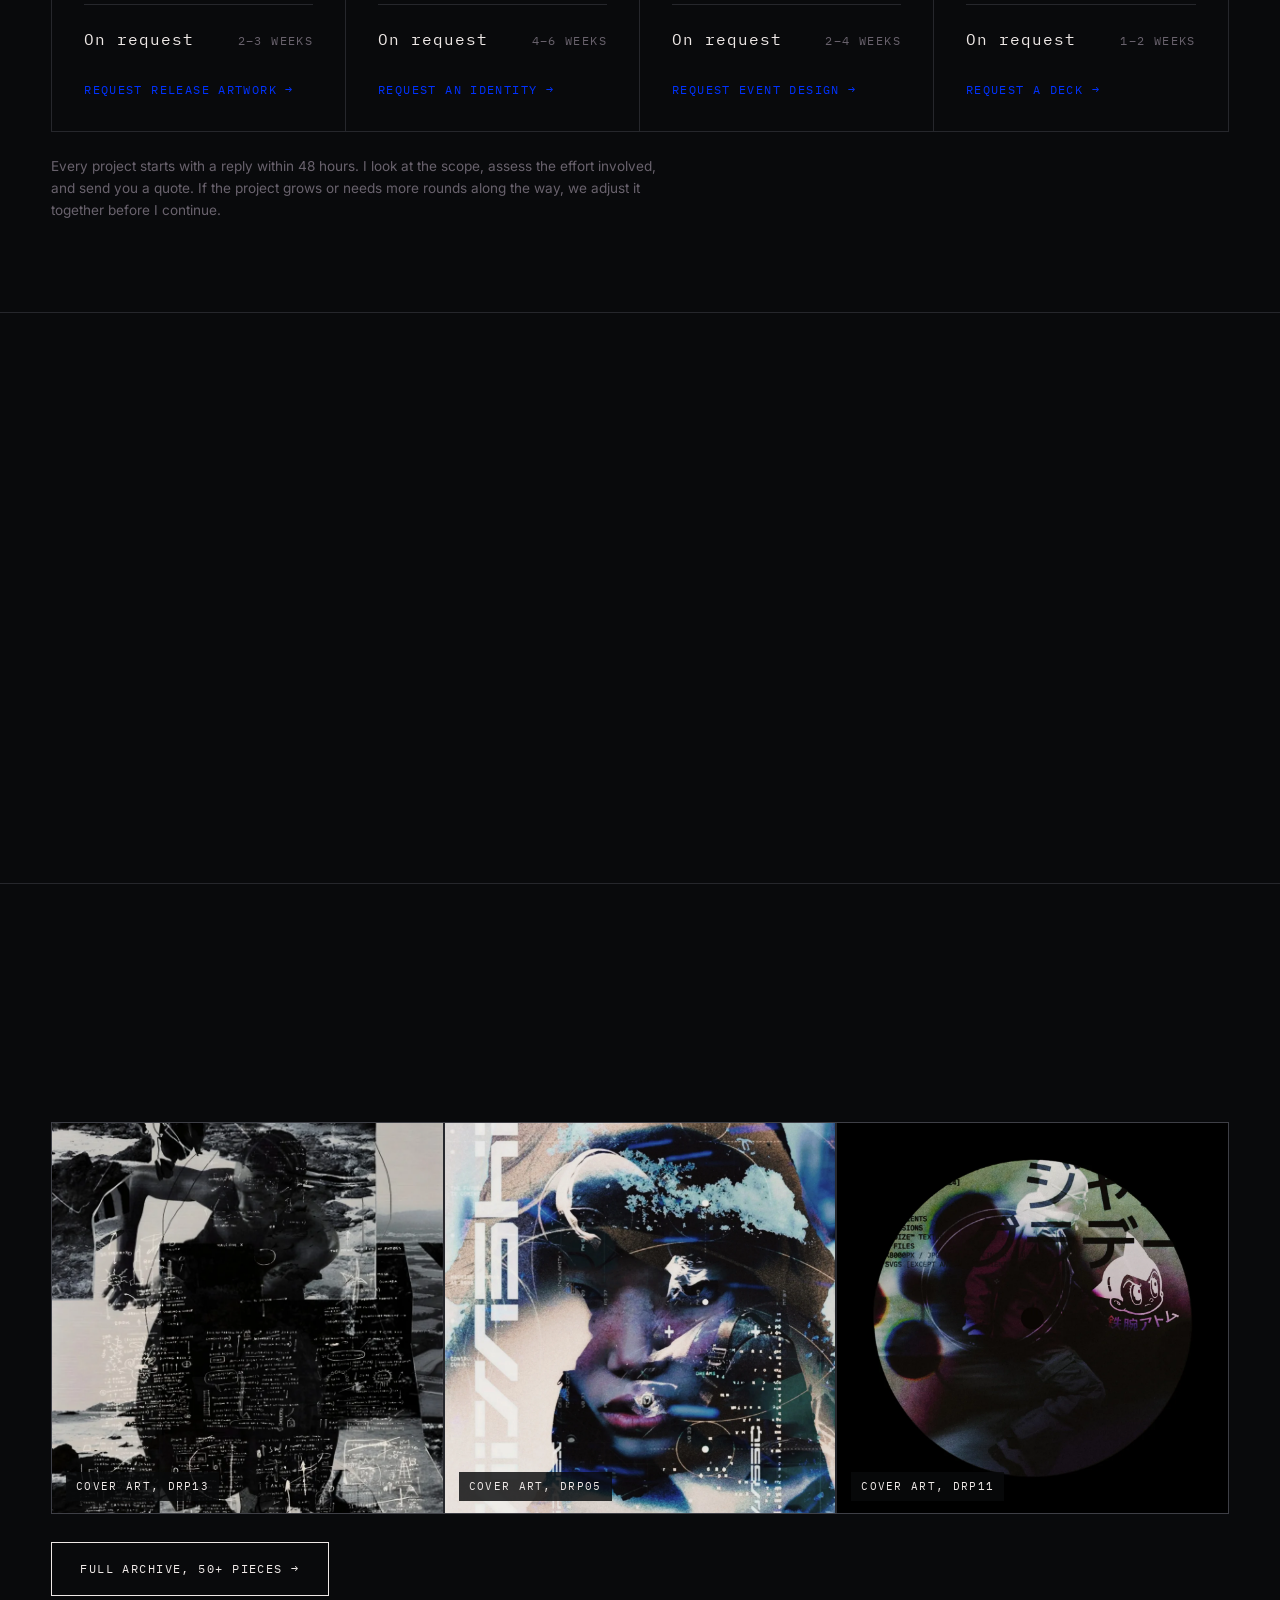
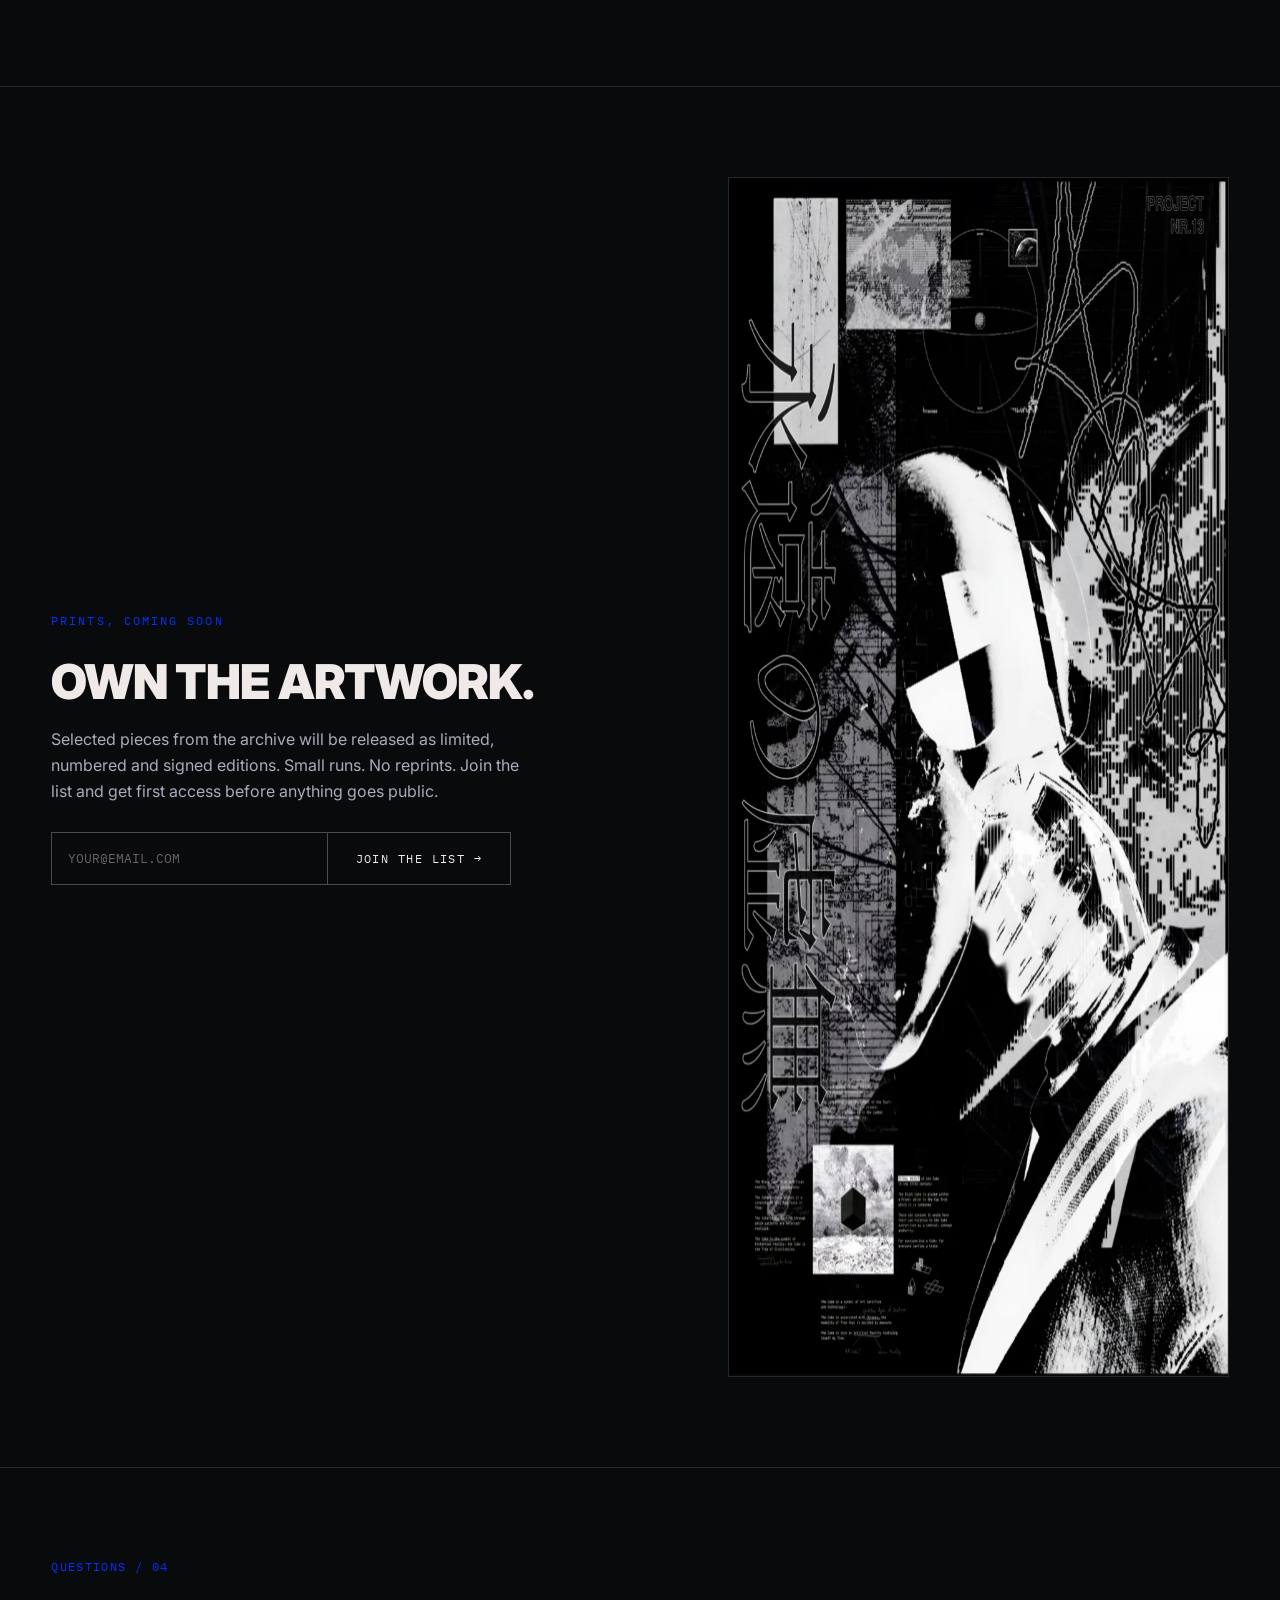
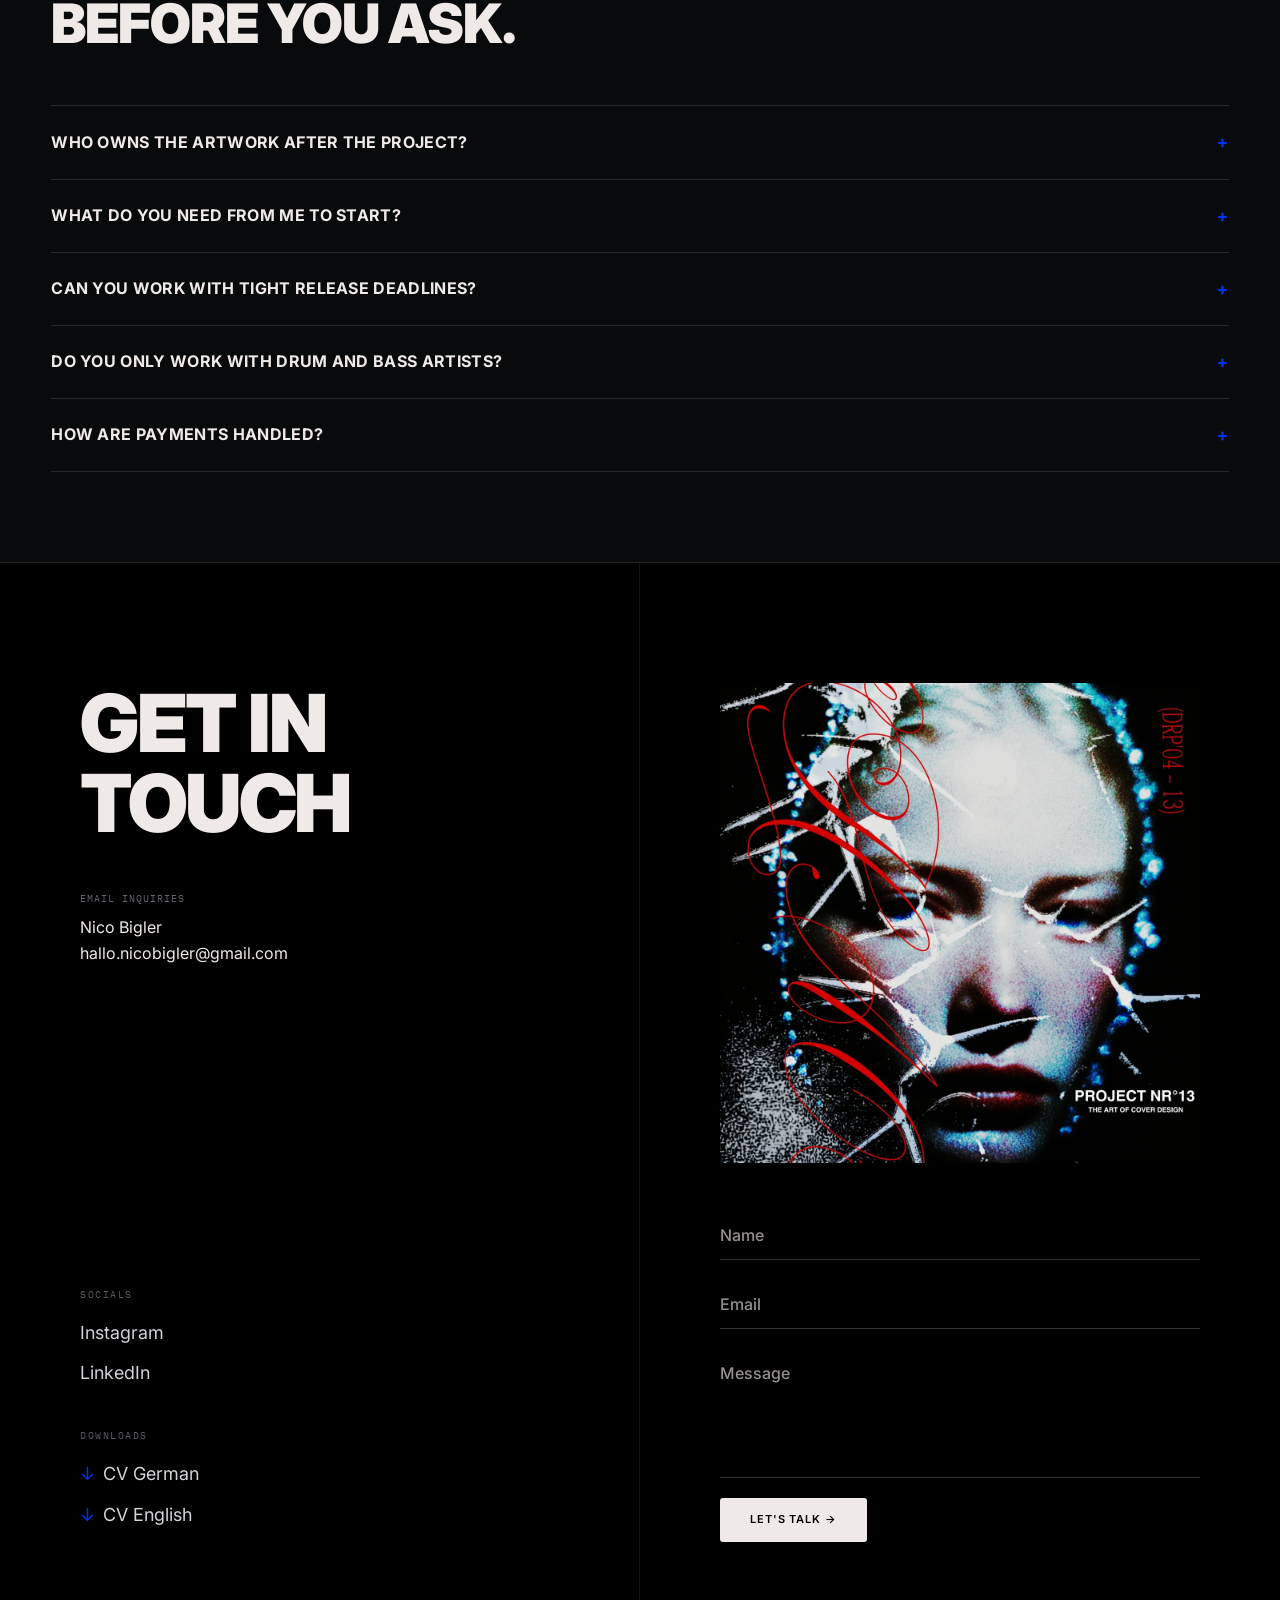
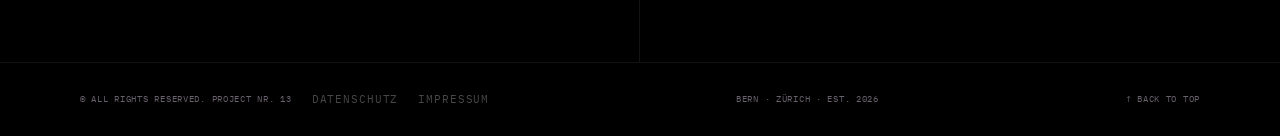
<file: services.html>
<!DOCTYPE html>
<html lang="en">
<head>
<meta charset="UTF-8">
<link rel="icon" type="image/png" href="assets/images/logo.png">
<link rel="apple-touch-icon" href="assets/images/logo.png">
<meta name="google-site-verification" content="NX3-2JTfyi7l74XZ8cDNx4-PsS_ttDgd5kWgjPt7hPs" />
<meta name="viewport" content="width=device-width, initial-scale=1.0">
<title>Services — Cover Art &amp; Visual Identity | Project Nr. 13</title>
<meta name="description" content="Cover art, visual identity, poster design and presentation design for artists, labels and brands in Zürich. Rooted in underground music culture. On request.">
<link rel="canonical" href="https://projectnr13.ch/services.html">

<!-- Open Graph -->
<meta property="og:title" content="Services — Project Nr. 13">
<meta property="og:description" content="Cover art, visual identity and poster design for artists, labels and brands.">
<meta property="og:url" content="https://projectnr13.ch/services.html">
<meta property="og:type" content="website">
<meta property="og:image" content="https://projectnr13.ch/assets/covers/drp04-13_face.webp">

<link rel="preconnect" href="https://fonts.googleapis.com">
<link rel="preconnect" href="https://fonts.gstatic.com" crossorigin>
<link href="https://fonts.googleapis.com/css2?family=Inter:ital,wght@0,400;0,500;0,700;0,900;1,400;1,500&family=IBM+Plex+Mono:wght@400;500&display=swap" rel="stylesheet">

<style>
/* ── RESET ── */
*,*::before,*::after{box-sizing:border-box;margin:0;padding:0}
html{scroll-behavior:smooth;scroll-padding-top:56px}
body{
  background:#090A0C;color:#EFE9E7;
  font-family:'Inter',sans-serif;font-size:16px;line-height:1.6;
  -webkit-font-smoothing:antialiased;
  cursor:none;overflow-x:hidden;
}
:root{
  --blue:#0032FF;--bone:#EFE9E7;--ink:#090A0C;
  --grey:#69626D;--steel:#AAABBC;
  --dim:rgba(239,233,231,0.08);
  --pad:clamp(20px,4vw,64px);
  --mono:'IBM Plex Mono',monospace;
  --sans:'Inter',sans-serif;
}
a{color:inherit;text-decoration:none;cursor:none}
button{background:none;border:none;color:inherit;cursor:none;font:inherit}
img{display:block;max-width:100%}
::selection{background:var(--blue);color:var(--bone);}
a:focus-visible,button:focus-visible,input:focus-visible,summary:focus-visible{
  outline:2px solid var(--blue);outline-offset:3px;
}

/* ── CURSOR ── */
#cursor-dot{
  width:5px;height:5px;background:#EFE9E7;border-radius:50%;
  position:fixed;pointer-events:none;z-index:99998;
  transform:translate(-50%,-50%);opacity:0;transition:opacity 0.2s;
}
#cursor-ring{
  width:48px;height:48px;border:1px solid rgba(239,233,231,0.35);border-radius:50%;
  position:fixed;pointer-events:none;z-index:99997;
  transform:translate(-50%,-50%) scale(0.667);
  opacity:0;transition:transform 0.25s ease,border-color 0.25s ease,
    background 0.25s ease,opacity 0.3s ease;
}
body.cursor-active #cursor-dot,body.cursor-active #cursor-ring{opacity:1;}
#cursor-ring.hover-link{transform:translate(-50%,-50%) scale(1);border-color:rgba(239,233,231,0.8)}
#cursor-ring.hover-img{transform:translate(-50%,-50%) scale(1);background:rgba(239,233,231,0.08);border-color:rgba(239,233,231,0.5);}
@media(hover:none) and (pointer:coarse){body,a,button{cursor:auto!important;}}

/* ── NAV ── */
#nav{
  position:fixed;top:0;left:0;right:0;height:56px;z-index:1000;
  background:#0D0D0D;border-bottom:1px solid #323338;
  display:flex;align-items:center;justify-content:space-between;padding:0 48px;
}
.nav-left,.nav-right{display:flex;align-items:center;gap:24px}
.nav-menu-btn{background:none;border:none;cursor:none;padding:8px;display:flex;align-items:center;}
.nav-menu-btn svg line{stroke:#D3D3D9;transition:stroke 0.2s;}
.nav-menu-btn:hover svg line{stroke:#0032FF;}
.nav-center{cursor:none;position:absolute;left:50%;transform:translateX(-50%);}
.nav-center::after{
  content:'';position:absolute;top:50%;left:50%;
  width:28px;height:28px;border-radius:50%;border:1.5px solid #0032FF;
  transform:translate(-50%,-50%) scale(0);opacity:0;pointer-events:none;
  transition:transform 0.3s ease,opacity 0.3s ease;
}
.nav-center:hover::after{transform:translate(-50%,-50%) scale(1);opacity:1;}
.nav-link{font-family:'Inter',sans-serif;font-weight:500;font-size:12px;color:#EFE9E7;letter-spacing:0.08em;transition:color 0.2s ease;}
.nav-link:hover{color:#0032FF;}
.nav-link[aria-current="page"]{color:#0032FF;}
.nav-mobile-links{display:none;}
@media(max-width:768px){.nav-mobile-links{display:flex;gap:16px;align-items:center;justify-content:flex-end;}}
@media(max-width:400px){.nav-mobile-links{gap:8px}.nav-mobile-link{font-size:9px}}
.nav-mobile-link{font-family:'IBM Plex Mono',monospace;font-size:10px;letter-spacing:0.08em;color:rgba(239,233,231,0.5);text-decoration:none;text-transform:uppercase;transition:color 0.2s;}
.nav-mobile-link:hover,.nav-mobile-link[aria-current="page"]{color:#0032FF;}

/* ── MEGA MENU ── */
#megaMenu{
  position:fixed;inset:0;z-index:9000;background:#000;
  display:grid;grid-template-columns:25% 45% 30%;
  opacity:0;pointer-events:none;transition:opacity 0.4s ease;overflow-y:auto;
}
#megaMenu.open{opacity:1;pointer-events:all}
.mm-col{padding:48px;height:100%}
.mm-close{
  position:absolute;top:28px;right:48px;
  font-family:'Inter',sans-serif;font-weight:400;font-size:32px;
  color:#69626D;z-index:10;line-height:1;transition:color 0.2s;
}
.mm-close:hover{color:#EFE9E7}
.mm-nav-links{padding-top:80px}
.mm-nav-link{
  display:block;font-family:'Inter',sans-serif;font-weight:500;font-size:52px;
  color:#EFE9E7;padding:4px 0;opacity:0;transform:translateY(32px);
  transition:color 0.2s,transform 0.2s;
}
#megaMenu.open .mm-nav-link{opacity:1;transform:translateY(0);transition:opacity 0.6s ease-out,transform 0.6s ease-out,color 0.2s;}
.mm-nav-link:hover{color:#0032FF;transform:translateX(8px)!important}
.mm-right{padding-top:80px}
.mm-section-label{font-family:'IBM Plex Mono',monospace;font-size:10px;color:#69626D;text-transform:uppercase;letter-spacing:0.15em;margin-bottom:14px;display:block;}
.mm-right-link{font-family:'Inter',sans-serif;font-size:14px;color:#EFE9E7;display:block;padding:4px 0;transition:color 0.2s ease;}
.mm-right-link:hover{color:#0032FF}
.mm-section{margin-top:28px}
.mm-manifesto{margin-top:48px}
.mm-manifesto-label{font-family:'IBM Plex Mono',monospace;font-size:10px;color:#5A5B64;text-transform:uppercase;letter-spacing:0.15em;margin-bottom:8px;display:block;}
.mm-manifesto-text{font-family:'Inter',sans-serif;font-weight:700;font-size:28px;color:#FFFFFF;letter-spacing:-0.02em;line-height:1.1;animation:pulse 3s ease-in-out infinite alternate;}
@keyframes pulse{from{opacity:0.6;}to{opacity:1.0;}}

/* ── FOOTER ── */
footer{background:#000;padding:28px 80px;border-top:1px solid var(--dim);display:flex;justify-content:space-between;align-items:center;}
.foot{font-family:'IBM Plex Mono',monospace;font-size:9px;color:#69626D;letter-spacing:0.08em;text-transform:uppercase;}
.foot-back{cursor:none;transition:color 0.2s}
.foot-back:hover{color:#EFE9E7}
.foot-group{display:flex;align-items:center;gap:20px;}
.foot-legal{font-family:'IBM Plex Mono',monospace;font-size:11px;color:rgba(239,233,231,0.3);letter-spacing:0.08em;text-transform:uppercase;text-decoration:none;transition:color 0.2s;}
.foot-legal:hover{color:#0032FF;}

/* ── CONTACT SECTION ── */
.visually-hidden{position:absolute;width:1px;height:1px;padding:0;margin:-1px;overflow:hidden;clip:rect(0,0,0,0);white-space:nowrap;border:0;}
.dl-arrow{color:#0032FF;margin-right:8px;}
#contact{background:#000;min-height:100vh;display:grid;grid-template-columns:1fr 1fr;padding:0;border-bottom:none;}
.contact-left{padding:120px 80px;border-right:1px solid var(--dim);display:flex;flex-direction:column;justify-content:space-between}
.contact-h{font-family:'Inter',sans-serif;font-weight:900;font-size:clamp(32px,10vw,80px);color:#EFE9E7;letter-spacing:-0.03em;line-height:1;margin-bottom:48px}
.contact-sub-label{font-family:'IBM Plex Mono',monospace;font-size:10px;color:#69626D;text-transform:uppercase;letter-spacing:0.1em;margin-bottom:8px;display:block}
.contact-name{font-family:'Inter',sans-serif;font-size:16px;color:#EFE9E7;display:block}
.contact-email{font-family:'Inter',sans-serif;font-size:16px;color:#EFE9E7;display:block;transition:text-decoration-color 0.2s}
.contact-email:hover{text-decoration:underline}
.contact-social-label,.contact-dl-label{font-family:'IBM Plex Mono',monospace;font-size:10px;color:#5A5B64;text-transform:uppercase;letter-spacing:0.15em;margin-bottom:16px;display:block}
.contact-dl-label{margin-top:40px}
.contact-social-link{font-family:'Inter',sans-serif;font-size:18px;font-weight:400;color:#D3D3D9;display:block;margin-bottom:12px;text-decoration:none;transition:color 0.2s}
.contact-social-link:hover{color:#FFFFFF}
.contact-dl-link{font-family:'Inter',sans-serif;font-size:18px;font-weight:400;color:#D3D3D9;display:block;margin-bottom:12px;text-decoration:none;transition:color 0.2s}
.contact-dl-link:hover{color:#FFFFFF}
.contact-right{padding:120px 80px;display:flex;flex-direction:column}
.contact-cover{margin-bottom:48px;overflow:hidden}
.contact-cover img{width:100%;height:480px;object-fit:cover;background:#111111;display:block}
.contact-field{width:100%;background:transparent;border:none;border-bottom:1px solid #323338;color:#EFE9E7;padding:14px 0;font-family:'Inter',sans-serif;font-size:16px;outline:none;margin-bottom:20px;display:block;transition:border-bottom-color 0.2s}
.contact-field::placeholder{color:rgba(239,233,231,0.62);font-weight:500}
.contact-field:focus{border-bottom-color:#0032FF;outline:none;color:#EFE9E7;caret-color:#0032FF}
textarea.contact-field{resize:none}
.contact-submit{background:#EFE9E7;color:#000;padding:13px 30px;border:none;border-radius:3px;cursor:none;font-family:'Inter',sans-serif;font-weight:600;font-size:11px;text-transform:uppercase;letter-spacing:0.08em;transition:background 0.2s,transform 0.2s,opacity 0.2s}
.contact-submit:hover{background:#fff;transform:translateY(-2px)}
.contact-submit:disabled{opacity:0.45;transform:none;pointer-events:none;}
.fs-message{font-family:'IBM Plex Mono',monospace;font-size:0.75rem;margin-bottom:24px;}
.fs-message--error{color:#FF3B30;}
#fs-success{color:#0032FF;}

/* ── MOBILE NAV + FOOTER ── */
@media(max-width:1024px){#nav{padding:0 32px}}
@media(max-width:768px){
  #nav{padding:0 20px}
  .nav-right{display:none}
  footer{padding:28px 24px;flex-direction:column;gap:12px;text-align:center}
  #contact{grid-template-columns:1fr}
  .contact-left{padding:56px 20px;border-right:none;border-bottom:1px solid var(--dim)}
  .contact-right{padding:56px 20px}
  .contact-cover{display:none}
}
@media(max-width:640px){
  #megaMenu{display:flex;flex-direction:column;overflow-y:auto;}
  #megaMenu>.mm-col:first-child{display:none;}
  .mm-col{padding:32px 24px;height:auto;}
  .mm-nav-links{padding-top:24px;}
  .mm-nav-link{font-size:36px;}
  .mm-close{right:20px;top:20px;}
  .mm-right{padding-top:0;}
  .mm-manifesto{margin-top:24px;}
}

/* ── REDUCED MOTION ── */
@media(prefers-reduced-motion:reduce){
  *,*::before,*::after{animation-duration:0.01ms!important;transition-duration:0.01ms!important}
  html{scroll-behavior:auto}
}

/* ── PAGE STYLES ── */
.mono{font-family:var(--mono);text-transform:uppercase;letter-spacing:0.12em;font-size:0.72rem;}

/* ---------- Hero ---------- */
.hero{padding:clamp(80px,14vh,160px) var(--pad) clamp(60px,10vh,120px);border-bottom:1px solid rgba(170,171,188,0.18);margin-top:56px;}
.eyebrow{font-family:var(--mono);font-size:0.72rem;letter-spacing:0.18em;text-transform:uppercase;color:var(--blue);display:block;margin-bottom:28px;}
.hero h1{font-weight:900;font-size:clamp(2.6rem,8vw,6.5rem);line-height:0.98;letter-spacing:-0.03em;text-transform:uppercase;max-width:14ch;}
.hero h1 em{font-style:normal;color:var(--blue);}
.hero p{margin-top:32px;max-width:52ch;color:var(--steel);font-size:clamp(1rem,1.4vw,1.15rem);}
.hero-cta{margin-top:44px;display:flex;gap:16px;flex-wrap:wrap;}

.btn{font-family:var(--mono);font-size:0.75rem;letter-spacing:0.12em;text-transform:uppercase;padding:16px 28px;border:1px solid var(--bone);background:transparent;color:var(--bone);cursor:none;transition:background 0.2s,color 0.2s,border-color 0.2s;display:inline-block;}
.btn:hover{background:var(--blue);border-color:var(--blue);color:var(--bone);}
.btn--solid{background:var(--bone);color:var(--ink);}
.btn--solid:hover{background:var(--blue);color:var(--bone);border-color:var(--blue);}

/* ---------- Ticker ---------- */
.ticker{border-bottom:1px solid rgba(170,171,188,0.18);overflow:hidden;white-space:nowrap;padding:14px 0;}
.ticker span{display:inline-block;font-family:var(--mono);font-size:0.72rem;letter-spacing:0.18em;text-transform:uppercase;color:var(--grey);padding-left:100%;animation:ticker 28s linear infinite;}
@keyframes ticker{from{transform:translateX(0);}to{transform:translateX(-100%);}}

/* ---------- Sections ---------- */
section{padding:clamp(64px,10vh,120px) var(--pad);border-bottom:1px solid rgba(170,171,188,0.18);}
.section-head{margin-bottom:clamp(40px,6vh,72px);}
.section-head h2{font-weight:900;font-size:clamp(1.8rem,4.5vw,3.4rem);line-height:1.02;letter-spacing:-0.02em;text-transform:uppercase;max-width:22ch;}
.section-head .mono{color:var(--blue);display:block;margin-bottom:20px;}

/* ---------- Service cards ---------- */
.services-grid{display:grid;grid-template-columns:repeat(4,1fr);gap:0;border:1px solid rgba(170,171,188,0.18);}
.service{padding:clamp(20px,2.5vw,32px);border-right:1px solid rgba(170,171,188,0.18);display:flex;flex-direction:column;gap:22px;position:relative;transition:background 0.25s;}
.service:last-child{border-right:none;}
@media(max-width:1024px){
  .services-grid{grid-template-columns:repeat(2,1fr);}
  .service{border-right:none;border-bottom:1px solid rgba(170,171,188,0.18);}
  .service:nth-child(odd){border-right:1px solid rgba(170,171,188,0.18);}
  .service:nth-child(n+3){border-bottom:none;}
}
@media(max-width:640px){
  .services-grid{grid-template-columns:1fr;}
  .service,.service:nth-child(odd){border-right:none;border-bottom:1px solid rgba(170,171,188,0.18);}
  .service:nth-child(n+3){border-bottom:1px solid rgba(170,171,188,0.18);}
  .service:last-child{border-bottom:none;}
}
.service:hover{background:rgba(0,50,255,0.07);}
.service .index{color:var(--grey);}
.service h3{font-weight:800;font-size:clamp(1.3rem,2.2vw,1.7rem);text-transform:uppercase;letter-spacing:-0.01em;line-height:1.1;}
.service .for{color:var(--steel);font-size:0.92rem;}
.service ul{list-style:none;display:flex;flex-direction:column;gap:10px;margin-top:4px;}
.service ul li{font-size:0.92rem;color:var(--bone);padding-left:20px;position:relative;}
.service ul li::before{content:"→";position:absolute;left:0;color:var(--blue);font-family:var(--mono);font-size:0.8rem;}
.service .meta{margin-top:auto;padding-top:22px;border-top:1px solid rgba(170,171,188,0.18);display:flex;justify-content:space-between;align-items:baseline;gap:12px;flex-wrap:wrap;}
.service .price{font-family:var(--mono);font-size:1rem;letter-spacing:0.06em;color:var(--bone);}
.service .lead-time{color:var(--grey);}
.service a.card-cta{font-family:var(--mono);font-size:0.72rem;letter-spacing:0.12em;text-transform:uppercase;color:var(--blue);margin-top:6px;}
.service a.card-cta:hover{color:var(--bone);}
.price-note{margin-top:24px;color:var(--grey);font-size:0.85rem;max-width:68ch;}

/* ---------- Process ---------- */
.process-grid{display:grid;grid-template-columns:repeat(auto-fit,minmax(230px,1fr));gap:clamp(24px,3vw,48px);}
.step .mono{color:var(--blue);display:block;margin-bottom:14px;}
.step h3{font-weight:800;text-transform:uppercase;font-size:1.05rem;margin-bottom:10px;letter-spacing:0.01em;}
.step p{color:var(--steel);font-size:0.92rem;}

/* ---------- Selected work ---------- */
.work-grid{display:grid;grid-template-columns:repeat(auto-fit,minmax(260px,1fr));gap:2px;background:rgba(170,171,188,0.18);border:1px solid rgba(170,171,188,0.18);}
.work-tile{background:var(--ink);aspect-ratio:1/1;position:relative;overflow:hidden;display:block;}
.work-tile img{width:100%;height:100%;object-fit:cover;display:block;transition:transform 0.4s ease;}
.work-tile:hover img{transform:scale(1.03);}
.work-tile .label{position:absolute;left:14px;bottom:12px;font-family:var(--mono);font-size:0.68rem;letter-spacing:0.12em;text-transform:uppercase;color:var(--bone);background:rgba(9,10,12,0.82);padding:6px 10px;}
.work-more{margin-top:28px;}

/* ---------- Prints teaser ---------- */
.prints{display:grid;grid-template-columns:1.1fr 0.9fr;gap:clamp(32px,5vw,80px);align-items:center;}
@media(max-width:860px){.prints{grid-template-columns:1fr;}}
@media(max-width:860px){.prints img{display:none;}}
.prints img{width:100%;display:block;border:1px solid rgba(170,171,188,0.18);}
.prints h2{font-weight:900;font-size:clamp(1.8rem,4vw,3rem);text-transform:uppercase;letter-spacing:-0.02em;line-height:1.02;margin-bottom:20px;}
.prints p{color:var(--steel);max-width:48ch;margin-bottom:28px;}
.waitlist{display:flex;gap:0;max-width:460px;}
.waitlist input[type="email"]{flex:1;background:transparent;border:1px solid rgba(170,171,188,0.4);border-right:none;color:var(--bone);font-family:var(--mono);font-size:0.8rem;padding:15px 16px;min-width:0;}
.waitlist input::placeholder{color:var(--grey);}
.waitlist .btn{border-color:rgba(170,171,188,0.4);}
.form-msg{margin-top:14px;font-family:var(--mono);font-size:0.72rem;letter-spacing:0.1em;text-transform:uppercase;min-height:1.2em;}
.form-msg.ok{color:var(--blue);}
.form-msg.err{color:#ff4d4d;}

/* ---------- FAQ ---------- */
.faq details{border-bottom:1px solid rgba(170,171,188,0.18);padding:22px 0;}
.faq details:first-of-type{border-top:1px solid rgba(170,171,188,0.18);}
.faq summary{cursor:none;font-weight:700;font-size:1rem;text-transform:uppercase;letter-spacing:0.02em;list-style:none;display:flex;justify-content:space-between;align-items:center;gap:16px;}
.faq summary::-webkit-details-marker{display:none;}
.faq summary::after{content:"+";font-family:var(--mono);color:var(--blue);font-size:1.1rem;flex-shrink:0;}
.faq details[open] summary::after{content:"–";}
.faq details p{margin-top:14px;color:var(--steel);max-width:70ch;font-size:0.95rem;}

/* ---------- Final CTA ---------- */
.final-cta{text-align:left;}
.final-cta h2{font-weight:900;font-size:clamp(2.2rem,7vw,5.4rem);text-transform:uppercase;letter-spacing:-0.03em;line-height:0.98;max-width:16ch;margin-bottom:36px;}
.final-cta h2 em{font-style:normal;color:var(--blue);}
.final-cta .mono a{color:var(--steel);}
.final-cta .mono a:hover{color:var(--bone);}

/* ---------- Reveal on scroll ---------- */
.reveal{opacity:0;transform:translateY(18px);transition:opacity 0.6s ease,transform 0.6s ease;}
.reveal.in{opacity:1;transform:none;}
@media(prefers-reduced-motion:reduce){.reveal{opacity:1;transform:none;}}
</style>
</head>
<body>

<!-- Cursor -->
<div id="cursor-dot"></div>
<div id="cursor-ring"></div>

<!-- Nav -->
<nav id="nav">
  <div class="nav-left">
    <button class="nav-menu-btn" id="menuOpen" aria-label="Menu">
      <svg width="24" height="24" viewBox="0 0 24 24" fill="none" xmlns="http://www.w3.org/2000/svg">
        <line x1="3" y1="6" x2="21" y2="6" stroke-width="1.5"/>
        <line x1="3" y1="12" x2="21" y2="12" stroke-width="1.5"/>
        <line x1="3" y1="18" x2="15" y2="18" stroke-width="1.5"/>
      </svg>
    </button>
  </div>
  <a href="index.html" class="nav-center">
    <img src="assets/images/logo.png" alt="Project Nr. 13" style="width:56px;height:auto;display:block;">
  </a>
  <div class="nav-right">
    <a href="archive.html" class="nav-link">ARCHIVE</a>
    <a href="services.html" class="nav-link" aria-current="page">SERVICES</a>
    <a href="about.html" class="nav-link">ABOUT</a>
    <a href="index.html#contact" class="nav-link">CONTACT</a>
  </div>
  <div class="nav-mobile-links">
    <a href="services.html" class="nav-mobile-link" aria-current="page">SERVICES</a>
    <a href="about.html" class="nav-mobile-link">ABOUT</a>
  </div>
</nav>

<!-- Mega Menu -->
<div id="megaMenu" role="dialog" aria-modal="true" aria-label="Navigation">
  <button class="mm-close" id="menuClose" aria-label="Close menu">×</button>
  <div class="mm-col">
    <img src="assets/images/logo.png" alt="Project Nr. 13" style="width:80px;height:auto;display:block;">
  </div>
  <div class="mm-col">
    <nav class="mm-nav-links">
      <a href="index.html" class="mm-nav-link">Home</a>
      <a href="index.html#works" class="mm-nav-link">Works</a>
      <a href="archive.html" class="mm-nav-link">Archive</a>
      <a href="services.html" class="mm-nav-link" aria-current="page">Services</a>
      <a href="about.html" class="mm-nav-link">About</a>
      <a href="thesis.html" class="mm-nav-link">Thesis</a>
      <a href="index.html#contact" class="mm-nav-link">Contact</a>
    </nav>
  </div>
  <div class="mm-col mm-right">
    <span class="mm-section-label">INFO</span>
    <a href="about.html" class="mm-right-link">About me</a>
    <a href="about.html#career" class="mm-right-link">Career</a>
    <a href="services.html" class="mm-right-link">Services</a>
    <a href="thesis.html" class="mm-right-link">HWZ Bachelor Thesis</a>
    <a href="datenschutz.html" class="mm-right-link" style="border-top:1px solid rgba(239,233,231,0.07);margin-top:16px;padding-top:16px;">Datenschutz</a>
    <a href="impressum.html" class="mm-right-link">Impressum</a>
    <div class="mm-section">
      <span class="mm-section-label">DOWNLOAD</span>
      <a href="assets/cv/nico-bigler-cv-german.pdf" class="mm-right-link" target="_blank" download>↓ CV German</a>
      <a href="assets/cv/nico-bigler-cv-english.pdf" class="mm-right-link" target="_blank" download>↓ CV English</a>
    </div>
    <div class="mm-section">
      <span class="mm-section-label">SOCIAL</span>
      <a href="https://www.instagram.com/project_nr.13" target="_blank" rel="noopener noreferrer" class="mm-right-link">Instagram ↗</a>
      <a href="https://www.linkedin.com/in/nico-justin-bigler" target="_blank" rel="noopener noreferrer" class="mm-right-link">LinkedIn ↗</a>
    </div>
    <div class="mm-manifesto">
      <span class="mm-manifesto-label">Art is...</span>
      <span class="mm-manifesto-text">Make it mean something.</span>
    </div>
  </div>
</div>

<main>

  <!-- HERO -->
  <section class="hero" aria-labelledby="hero-title">
    <span class="eyebrow">Services / Project Nr. 13</span>
    <h1 id="hero-title">Sound needs a body. <em>I build it.</em></h1>
    <p>
      Cover art, visual identity and poster design for artists, labels and brands,
      rooted in underground music culture, executed with the strategic rigour of
      professional brand management. From a single release to a full identity system.
    </p>
    <div class="hero-cta">
      <a class="btn btn--solid" href="#contact">Start a project →</a>
      <a class="btn" href="archive.html">See the work</a>
    </div>
  </section>

  <!-- TICKER -->
  <div class="ticker" aria-hidden="true">
    <span>Cover Art · Visual Identity · Poster Design · Presentation Design · Release Campaigns · Animated Covers · Brand Systems · Cover Art · Visual Identity · Poster Design · Presentation Design · Release Campaigns ·&nbsp;</span>
  </div>

  <!-- SERVICES -->
  <section id="services" aria-labelledby="services-title">
    <div class="section-head reveal">
      <span class="mono">What I offer / 01</span>
      <h2 id="services-title">Four ways to work together.</h2>
    </div>

    <div class="services-grid">

      <article class="service reveal">
        <span class="mono index">SRV 01</span>
        <h3>Release Artwork</h3>
        <p class="for">For artists and labels putting out singles, EPs or albums.</p>
        <ul>
          <li>Custom cover art, built from your track, not a template</li>
          <li>All platform formats (streaming, vinyl, social)</li>
          <li>Animated cover version for Spotify Canvas &amp; Reels</li>
          <li>2 concept directions, 2 revision rounds</li>
        </ul>
        <div class="meta">
          <span class="price">On request</span>
          <span class="mono lead-time">2–3 weeks</span>
        </div>
        <a class="card-cta" href="#contact">Request release artwork →</a>
      </article>

      <article class="service reveal">
        <span class="mono index">SRV 02</span>
        <h3>Visual Identity</h3>
        <p class="for">For artists, labels and brands that need a coherent visual world.</p>
        <ul>
          <li>Logo / wordmark and typographic system</li>
          <li>Colour system and visual language</li>
          <li>Social media templates and usage guide</li>
          <li>Built to hold up across every touchpoint</li>
        </ul>
        <div class="meta">
          <span class="price">On request</span>
          <span class="mono lead-time">4–6 weeks</span>
        </div>
        <a class="card-cta" href="#contact">Request an identity →</a>
      </article>

      <article class="service reveal">
        <span class="mono index">SRV 03</span>
        <h3>Poster &amp; Event Design</h3>
        <p class="for">For promoters, venues, festivals and brands with something to announce.</p>
        <ul>
          <li>Key visual concept for your event or campaign</li>
          <li>Print-ready poster and flyer files</li>
          <li>Digital formats for social and screens</li>
          <li>Series pricing for recurring event nights</li>
        </ul>
        <div class="meta">
          <span class="price">On request</span>
          <span class="mono lead-time">2–4 weeks</span>
        </div>
        <a class="card-cta" href="#contact">Request event design →</a>
      </article>

      <article class="service reveal">
        <span class="mono index">SRV 04</span>
        <h3>Presentation Design</h3>
        <p class="for">For founders, teams and brands that pitch, present and can't afford to look amateur.</p>
        <ul>
          <li>Pitch decks, investor and sales decks, keynotes</li>
          <li>Story and structure, not just prettier slides</li>
          <li>Reusable branded master template in PowerPoint</li>
          <li>Fully editable files, built to stay on-brand</li>
        </ul>
        <div class="meta">
          <span class="price">On request</span>
          <span class="mono lead-time">1–2 weeks</span>
        </div>
        <a class="card-cta" href="#contact">Request a deck →</a>
      </article>

    </div>

    <p class="price-note">
      Every project starts with a reply within 48 hours. I look at the scope, assess the effort involved, and send you a quote. If the project grows or needs more rounds along the way, we adjust it together before I continue.
    </p>
  </section>

  <!-- PROCESS -->
  <section id="process" aria-labelledby="process-title">
    <div class="section-head reveal">
      <span class="mono">How it works / 02</span>
      <h2 id="process-title">A clear process. No black box.</h2>
    </div>
    <div class="process-grid">
      <div class="step reveal">
        <span class="mono">01 / Brief</span>
        <h3>We talk sound first</h3>
        <p>A short call about your track, your release, your audience. I need to hear the music before I design anything. You get a fixed quote within 48 hours.</p>
      </div>
      <div class="step reveal">
        <span class="mono">02 / Concept</span>
        <h3>Directions, not drafts</h3>
        <p>You receive two distinct concept directions with rationale: what each one says, and why it fits your sound. You pick one; we sharpen it.</p>
      </div>
      <div class="step reveal">
        <span class="mono">03 / Execution</span>
        <h3>Craft and iteration</h3>
        <p>Full execution of the chosen direction, with two structured revision rounds. You see progress, not silence.</p>
      </div>
      <div class="step reveal">
        <span class="mono">04 / Delivery</span>
        <h3>Everything, ready to ship</h3>
        <p>Final files in every format you need: streaming, print, social, animated. Plus a short usage note so the artwork stays sharp wherever it lands.</p>
      </div>
    </div>
  </section>

  <!-- SELECTED WORK -->
  <section id="work" aria-labelledby="work-title">
    <div class="section-head reveal">
      <span class="mono">Proof / 03</span>
      <h2 id="work-title">Selected work.</h2>
    </div>
    <div class="work-grid reveal">
      <a class="work-tile" href="archive.html">
        <img src="assets/covers/drp13-13_basquiat.webp" alt="Cover artwork — DRP13 Basquiat Series" loading="lazy" width="800" height="800">
        <span class="label">Cover Art, DRP13</span>
      </a>
      <a class="work-tile" href="archive.html">
        <img src="assets/covers/drp05-13_cyber.webp" alt="Cover artwork — DRP05 Cyber" loading="lazy" width="800" height="800">
        <span class="label">Cover Art, DRP05</span>
      </a>
      <a class="work-tile" href="archive.html">
        <img src="assets/covers/drp11-13_astro.webp" alt="Cover artwork — DRP11 Astro" loading="lazy" width="800" height="800">
        <span class="label">Cover Art, DRP11</span>
      </a>
    </div>
    <div class="work-more">
      <a class="btn" href="archive.html">Full archive, 50+ pieces →</a>
    </div>
  </section>

  <!-- PRINTS TEASER -->
  <section id="prints" aria-labelledby="prints-title">
    <div class="prints">
      <div class="reveal">
        <span class="eyebrow">Prints, coming soon</span>
        <h2 id="prints-title">Own the artwork.</h2>
        <p>
          Selected pieces from the archive will be released as limited, numbered
          and signed editions. Small runs. No reprints. Join the list and get
          first access before anything goes public.
        </p>
        <form class="waitlist" id="waitlist-form" action="https://formspree.io/f/xrevdegg" method="POST" novalidate>
          <input type="email" name="email" placeholder="YOUR@EMAIL.COM" required aria-label="Email address for print waitlist">
          <input type="hidden" name="_subject" value="Print Waitlist — projectnr13.ch">
          <input type="hidden" name="source" value="services.html — print waitlist">
          <button class="btn" type="submit">Join the list →</button>
        </form>
        <p class="form-msg" id="waitlist-msg" role="status" aria-live="polite"></p>
      </div>
      <img class="reveal" src="assets/covers/drp06-13_cube.webp" alt="Limited edition print — Project Nr. 13 cover art" loading="lazy" width="800" height="1200">
    </div>
  </section>

  <!-- FAQ -->
  <section id="faq" aria-labelledby="faq-title">
    <div class="section-head reveal">
      <span class="mono">Questions / 04</span>
      <h2 id="faq-title">Before you ask.</h2>
    </div>
    <div class="faq reveal">
      <details>
        <summary>Who owns the artwork after the project?</summary>
        <p>You receive full usage rights for the agreed purpose: release, promotion, merch if specified. I retain the right to show the work in my portfolio and archive. Exclusive buy-outs are possible and quoted separately.</p>
      </details>
      <details>
        <summary>What do you need from me to start?</summary>
        <p>Tell me what the project is and which service you're after, when you need it by, and give me something to hold on to, a few style ideas or references you love and hate. For a release, send the track if you have it, even a rough mix. We sort out the rest together.</p>
      </details>
      <details>
        <summary>Can you work with tight release deadlines?</summary>
        <p>Often, yes. Rush delivery inside one week is possible depending on my schedule, with a rush surcharge. Ask early. The earlier you write, the more options we have.</p>
      </details>
      <details>
        <summary>Do you only work with drum and bass artists?</summary>
        <p>No. The practice is rooted in DnB and underground club culture, but the approach of translating sound into image works across genres and for brands that want to connect with music culture credibly.</p>
      </details>
      <details>
        <summary>How are payments handled?</summary>
        <p>50% deposit to book the slot, 50% on delivery of final files. Invoiced from Switzerland (CHF or EUR). Fixed quotes only. No hourly surprises.</p>
      </details>
    </div>
  </section>

  <!-- Contact -->
  <section id="contact">
    <div class="contact-left">
      <div>
        <h2 class="contact-h anim">GET IN<br>TOUCH</h2>
        <span class="contact-sub-label anim" data-delay="80">Email Inquiries</span>
        <span class="contact-name anim" data-delay="160">Nico Bigler</span>
        <a href="mailto:hallo.nicobigler@gmail.com" class="contact-email anim" data-delay="200">hallo.nicobigler@gmail.com</a>
      </div>
      <div class="contact-bottom anim" data-delay="120">
        <span class="contact-social-label">Socials</span>
        <a href="https://www.instagram.com/project_nr.13" target="_blank" rel="noopener noreferrer" class="contact-social-link">Instagram</a>
        <a href="https://www.linkedin.com/in/nico-justin-bigler" target="_blank" rel="noopener noreferrer" class="contact-social-link">LinkedIn</a>
        <span class="contact-dl-label">Downloads</span>
        <a href="assets/cv/nico-bigler-cv-german.pdf" class="contact-dl-link" target="_blank" download><span class="dl-arrow">↓</span>CV German</a>
        <a href="assets/cv/nico-bigler-cv-english.pdf" class="contact-dl-link" target="_blank" download><span class="dl-arrow">↓</span>CV English</a>
      </div>
    </div>
    <div class="contact-right">
      <div class="contact-cover anim">
        <img src="assets/covers/drp04-13_face.webp" alt="Project Nr. 13" loading="lazy"
             onerror="this.parentElement.style.display='none'">
      </div>
      <div id="fs-success" style="display:none;" class="fs-message" aria-live="polite">Message received. I'll be in touch.</div>
      <div id="fs-error" style="display:none;" class="fs-message fs-message--error" role="alert">Something went wrong. Please try again.</div>
      <form id="contact-form" class="anim" data-delay="120">
        <label for="field-name" class="visually-hidden">Name</label>
        <input id="field-name" type="text" name="name" class="contact-field" placeholder="Name" autocomplete="name" required>
        <label for="field-email" class="visually-hidden">Email</label>
        <input id="field-email" type="email" name="email" class="contact-field" placeholder="Email" autocomplete="email" required>
        <label for="field-message" class="visually-hidden">Message</label>
        <textarea id="field-message" name="message" class="contact-field" rows="5" placeholder="Message" autocomplete="off" required></textarea>
        <button type="submit" class="contact-submit">LET'S TALK →</button>
      </form>
    </div>
  </section>

</main>

<!-- Footer -->
<footer>
  <div class="foot-group">
    <span class="foot">© All Rights Reserved. Project Nr. 13</span>
    <a href="datenschutz.html" class="foot-legal">Datenschutz</a>
    <a href="impressum.html" class="foot-legal">Impressum</a>
  </div>
  <span class="foot">Bern · Zürich · Est. 2026</span>
  <button type="button" class="foot foot-back" id="backTop">↑ Back to Top</button>
</footer>

<script>
(function () {
  'use strict';

  /* ── CURSOR ── */
  var dot  = document.getElementById('cursor-dot');
  var ring = document.getElementById('cursor-ring');
  var mx = 0, my = 0, rx = 0, ry = 0;
  var cursorActivated = false, touchDetected = false;

  document.addEventListener('touchstart', function () {
    touchDetected = true;
  }, { once: true, capture: true, passive: true });

  document.addEventListener('mousemove', function (e) {
    if (touchDetected) return;
    if (!cursorActivated) {
      cursorActivated = true;
      rx = e.clientX; ry = e.clientY;
      document.body.classList.add('cursor-active');
    }
    mx = e.clientX; my = e.clientY;
    dot.style.left = mx + 'px';
    dot.style.top  = my + 'px';
  });

  (function lerpRing() {
    rx += (mx - rx) * 0.12;
    ry += (my - ry) * 0.12;
    ring.style.left = rx + 'px';
    ring.style.top  = ry + 'px';
    requestAnimationFrame(lerpRing);
  })();

  document.querySelectorAll('a, button').forEach(function (el) {
    el.addEventListener('mouseenter', function () { ring.classList.add('hover-link'); ring.classList.remove('hover-img'); });
    el.addEventListener('mouseleave', function () { ring.classList.remove('hover-link'); });
  });
  document.querySelectorAll('img').forEach(function (el) {
    el.addEventListener('mouseenter', function () { ring.classList.add('hover-img'); ring.classList.remove('hover-link'); });
    el.addEventListener('mouseleave', function () { ring.classList.remove('hover-img'); });
  });

  /* ── MEGA MENU ── */
  var megaMenu = document.getElementById('megaMenu');
  var mmLinks  = document.querySelectorAll('.mm-nav-link');

  function openMenu() {
    megaMenu.classList.add('open');
    document.body.style.overflow = 'hidden';
    mmLinks.forEach(function (l, i) { l.style.transitionDelay = (i * 60) + 'ms'; });
  }
  function closeMenu() {
    megaMenu.classList.remove('open');
    document.body.style.overflow = '';
    mmLinks.forEach(function (l) { l.style.transitionDelay = '0ms'; });
  }

  document.getElementById('menuOpen').addEventListener('click', openMenu);
  document.getElementById('menuClose').addEventListener('click', closeMenu);
  document.addEventListener('keydown', function (e) {
    if (e.key === 'Escape' && megaMenu.classList.contains('open')) closeMenu();
  });
  megaMenu.addEventListener('click', function (e) { if (e.target === megaMenu) closeMenu(); });
  mmLinks.forEach(function (l) { l.addEventListener('click', closeMenu); });

  /* ── BACK TO TOP ── */
  document.getElementById('backTop').addEventListener('click', function () {
    var rm = window.matchMedia('(prefers-reduced-motion: reduce)').matches;
    window.scrollTo({ top: 0, behavior: rm ? 'auto' : 'smooth' });
  });

})();

/* ── SCROLL REVEAL ── */
(function () {
  var els = document.querySelectorAll('.reveal');
  if (!('IntersectionObserver' in window)) {
    els.forEach(function (el) { el.classList.add('in'); });
    return;
  }
  var io = new IntersectionObserver(function (entries) {
    entries.forEach(function (e) {
      if (e.isIntersecting) { e.target.classList.add('in'); io.unobserve(e.target); }
    });
  }, { threshold: 0.12 });
  els.forEach(function (el) { io.observe(el); });
})();

/* ── PRINT WAITLIST ── */
(function () {
  var form = document.getElementById('waitlist-form');
  var msg  = document.getElementById('waitlist-msg');
  if (!form) return;
  form.addEventListener('submit', function (e) {
    e.preventDefault();
    var email = form.querySelector('input[type="email"]');
    if (!email.value || !/^[^\s@]+@[^\s@]+\.[^\s@]+$/.test(email.value)) {
      msg.textContent = 'Please enter a valid email address.';
      msg.className = 'form-msg err';
      return;
    }
    fetch(form.action, {
      method: 'POST',
      headers: { 'Accept': 'application/json' },
      body: new FormData(form)
    }).then(function (res) {
      if (res.ok) {
        msg.textContent = "You're on the list. First access is yours.";
        msg.className = 'form-msg ok';
        form.reset();
      } else { throw new Error(); }
    }).catch(function () {
      msg.textContent = 'Something went wrong. Please try again.';
      msg.className = 'form-msg err';
    });
  });
})();
</script>

<script>
  document.getElementById('contact-form').addEventListener('submit', async function(e) {
    e.preventDefault();
    const form = e.target;
    const btn = form.querySelector('[type="submit"]');
    const success = document.getElementById('fs-success');
    const error = document.getElementById('fs-error');
    btn.disabled = true;
    success.style.display = 'none';
    error.style.display = 'none';
    try {
      const res = await fetch('https://formspree.io/f/xrevdegg', {
        method: 'POST',
        headers: { 'Content-Type': 'application/json', 'Accept': 'application/json' },
        body: JSON.stringify(Object.fromEntries(new FormData(form)))
      });
      const data = await res.json();
      if (data.ok) {
        success.style.display = 'block';
        form.reset();
      } else {
        error.style.display = 'block';
      }
    } catch {
      error.style.display = 'block';
    }
    btn.disabled = false;
  });
</script>

<script type="application/ld+json">
{
  "@context": "https://schema.org",
  "@type": "ProfessionalService",
  "name": "Project Nr. 13",
  "url": "https://projectnr13.ch/services.html",
  "founder": { "@type": "Person", "name": "Nico Bigler" },
  "areaServed": ["Switzerland", "Europe"],
  "description": "Cover art, visual identity and poster design for artists, labels and brands, rooted in underground music culture.",
  "makesOffer": [
    { "@type": "Offer", "itemOffered": { "@type": "Service", "name": "Release Artwork" } },
    { "@type": "Offer", "itemOffered": { "@type": "Service", "name": "Visual Identity" } },
    { "@type": "Offer", "itemOffered": { "@type": "Service", "name": "Poster & Event Design" } },
    { "@type": "Offer", "itemOffered": { "@type": "Service", "name": "Presentation Design" } }
  ]
}
</script>

</body>
</html>
</file>
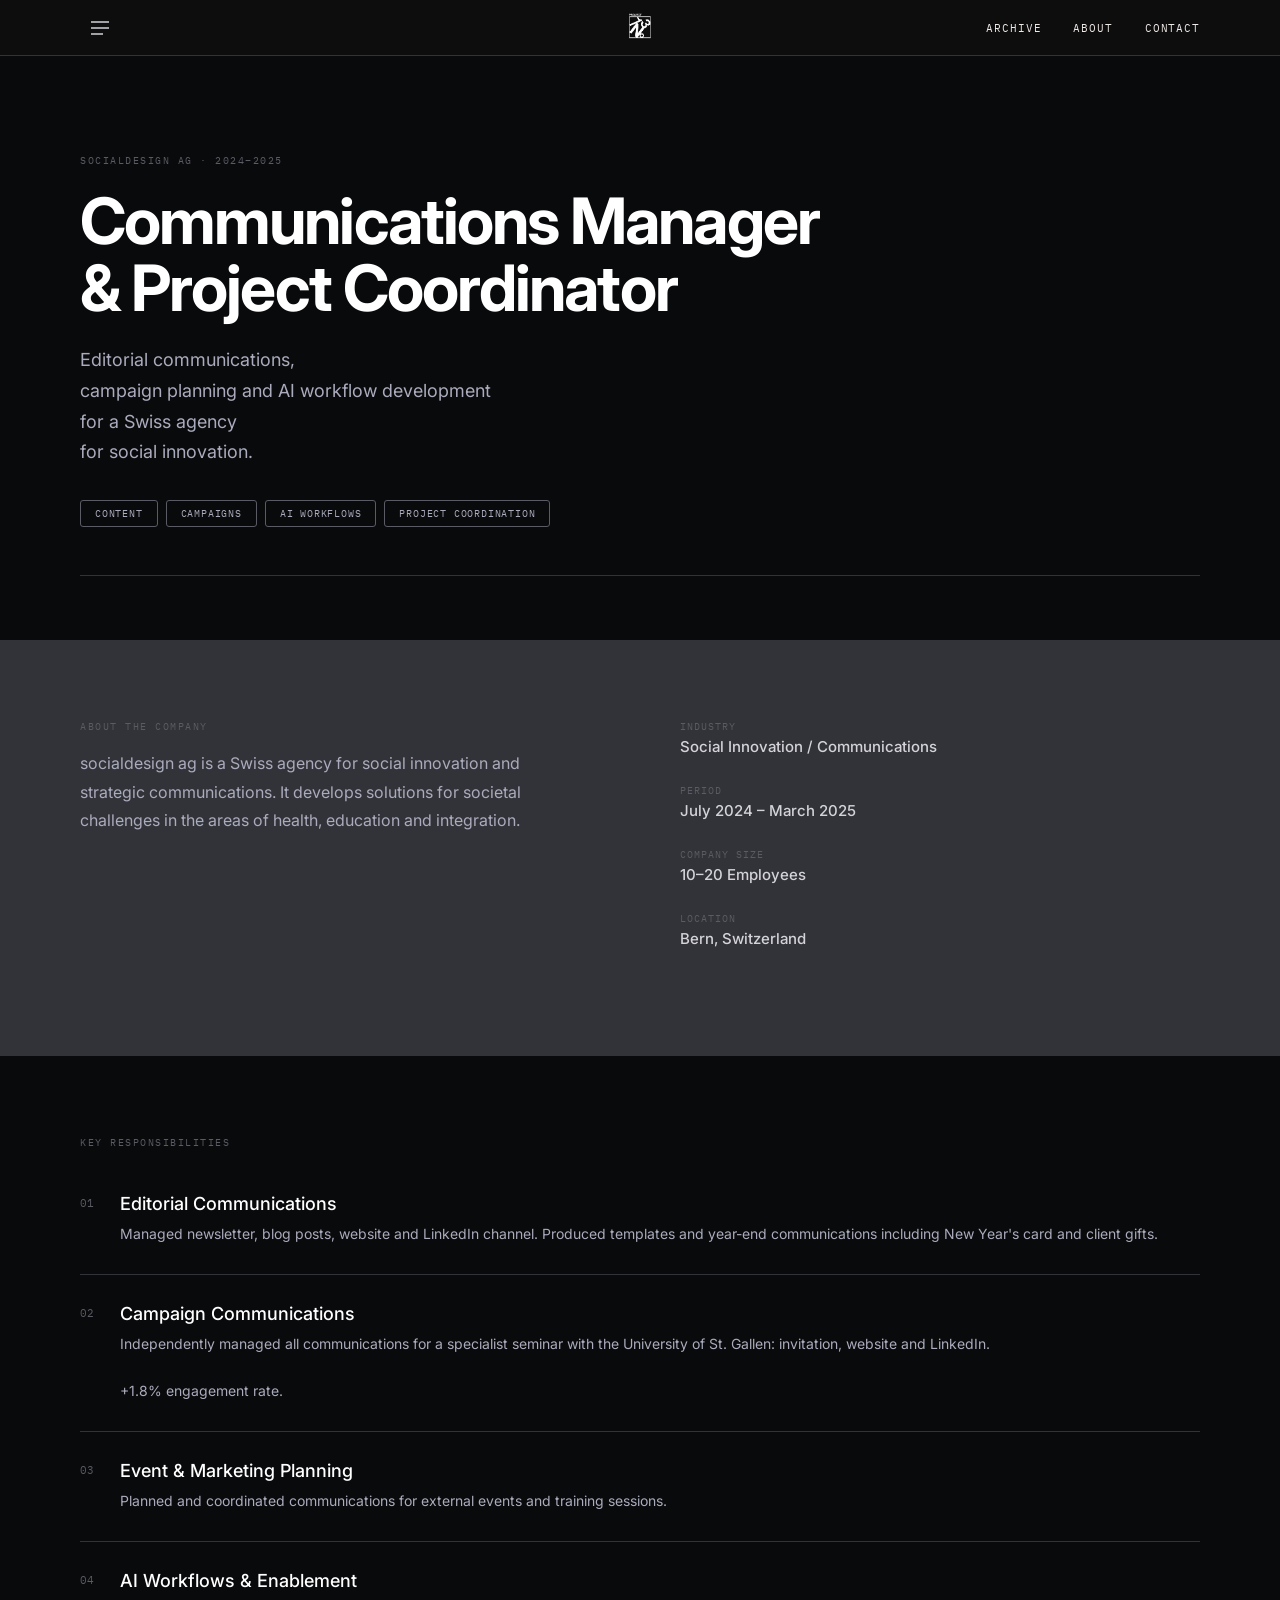
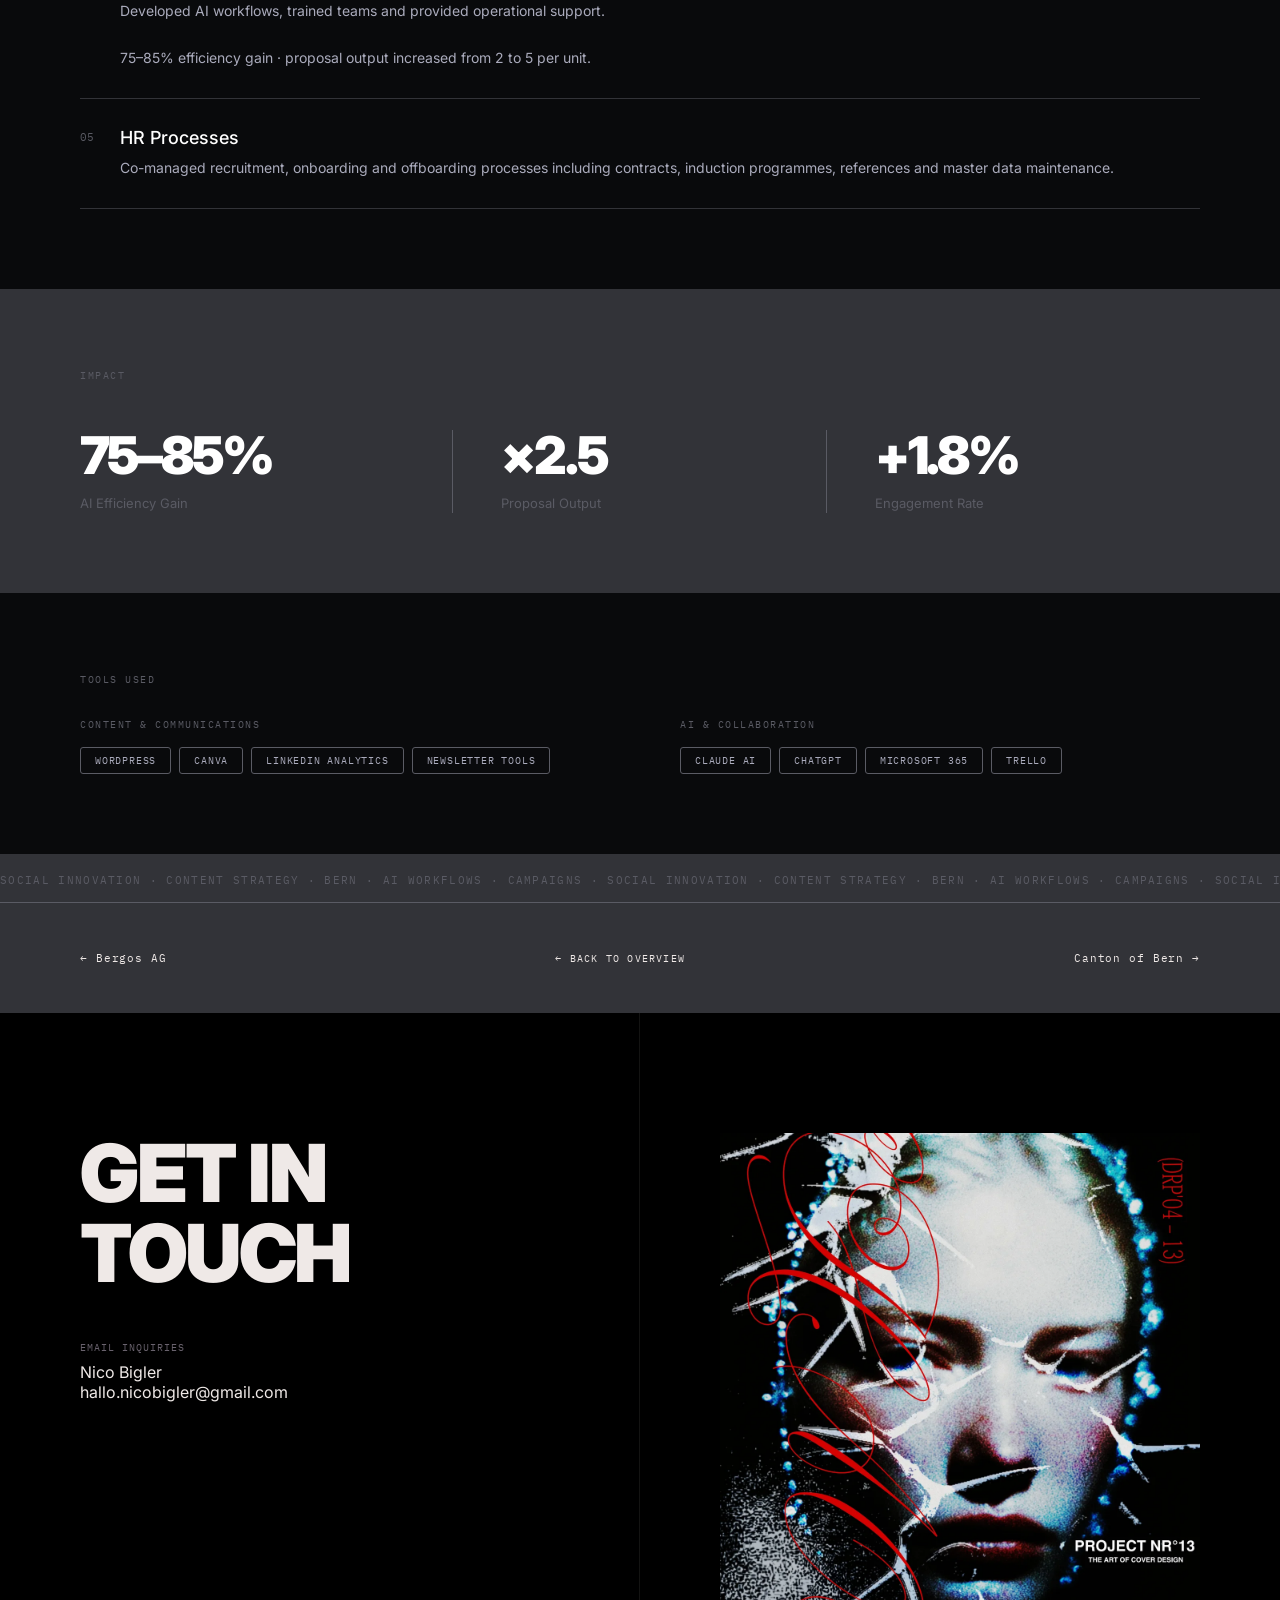
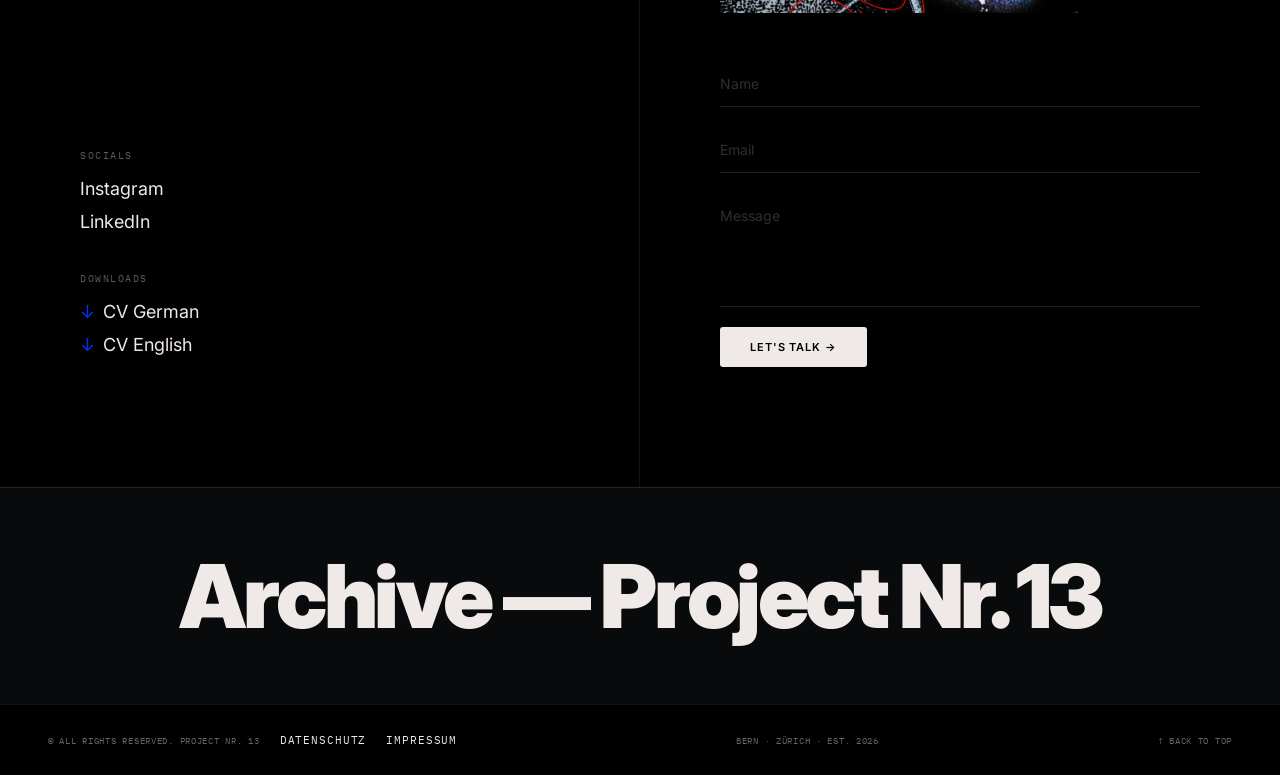
<file: socialdesign.html>
<!doctype html>
<html lang="en">
<head>
<meta charset="utf-8">
<link rel="icon" type="image/png" href="assets/images/logo.png">
<link rel="apple-touch-icon" href="assets/images/logo.png">
<meta name="google-site-verification" content="NX3-2JTfyi7l74XZ8cDNx4-PsS_ttDgd5kWgjPt7hPs" />
<meta name="viewport" content="width=device-width, initial-scale=1">
<title>Socialdesign — Communications Case Study | Project Nr. 13</title>
<meta name="description" content="Case study by Nico Bigler at Socialdesign AG, Zürich. Editorial communications, campaign planning and AI workflows with up to 85 percent efficiency gains.">
<link rel="preconnect" href="https://fonts.googleapis.com">
<link rel="preconnect" href="https://fonts.gstatic.com" crossorigin>
<link href="https://fonts.googleapis.com/css2?family=Inter:wght@400;500;600;700;800;900&family=IBM+Plex+Mono:wght@400;500&display=swap" rel="stylesheet">
<style>
:root{
  --onyx:#090A0C;
  --graphite:#323338;
  --charcoal:#5A5B64;
  --pale-slate:#AAABBC;
  --pale-light:#D3D3D9;
  --white:#FFFFFF;
  --mx:80px;
  --ease:cubic-bezier(0.22,1,0.36,1);
  --dim:rgba(239,233,231,0.08);
}
*,*::before,*::after{box-sizing:border-box;margin:0;padding:0;}
html{scroll-behavior:smooth;}
body{font-family:'Inter',system-ui,sans-serif;background:var(--onyx);color:var(--pale-light);-webkit-font-smoothing:antialiased;text-rendering:optimizeLegibility;overflow-x:hidden;opacity:0;transition:opacity .4s ease;}
body.body-loaded{opacity:1;}
img{display:block;}
a{color:inherit;text-decoration:none;}
a:link,a:visited,a:hover,a:active{color:#EFE9E7;}
::selection{background:var(--white);color:var(--onyx);}
@media(hover:hover){html{cursor:none;}a,button{cursor:none;}}

/* NAV */
.nav{position:fixed;top:0;left:0;right:0;z-index:100;height:56px;background:#0D0D0D;border-bottom:1px solid #323338;display:grid;grid-template-columns:1fr auto 1fr;align-items:center;padding:0 var(--mx);transform:translateY(-100%);transition:border-bottom-color .3s ease;}
.nav.nav-loaded{transform:translateY(0);transition:transform .5s var(--ease) .1s,border-bottom-color .3s ease;}
.nav.nav-scrolled{border-bottom-color:var(--charcoal);}
.nav-back{font-family:'IBM Plex Mono',monospace;font-size:11px;letter-spacing:0.08em;color:var(--charcoal);text-decoration:none;transition:color .2s;}
.nav-back:hover{color:var(--white);}
.nav-menu-btn{background:none;border:none;cursor:none;padding:8px;display:flex;align-items:center;}
.nav-menu-btn svg line{stroke:#D3D3D9;transition:stroke .2s;}
.nav-menu-btn:hover svg line{stroke:#0032FF;}
.nav-center{font-family:'IBM Plex Mono',monospace;font-size:12px;letter-spacing:0.1em;color:var(--charcoal);text-align:center;position:absolute;left:50%;transform:translateX(-50%);}
.nav-right{display:flex;align-items:center;justify-content:flex-end;gap:32px;text-align:right;grid-column:3;}
.nav-ext-link{font-family:'IBM Plex Mono',monospace;font-size:11px;letter-spacing:0.08em;color:#AAABBC;text-transform:uppercase;text-decoration:none;transition:color .2s;}
.nav-ext-link:hover{color:#0032FF;}
.nav-mobile-links{display:none;}
@media(max-width:768px){.nav-mobile-links{display:flex;gap:16px;align-items:center;justify-content:flex-end;}}
@media(max-width:400px){.nav-mobile-links{gap:8px}.nav-mobile-link{font-size:9px}}
.nav-mobile-link{font-family:'IBM Plex Mono',monospace;font-size:10px;letter-spacing:0.08em;color:rgba(239,233,231,0.5);text-decoration:none;text-transform:uppercase;transition:color 0.2s;}
.nav-mobile-link:hover{color:#0032FF;}

/* BACK LINK */
.back-link{display:block;padding:40px var(--mx) 0;font-family:'IBM Plex Mono',monospace;font-size:11px;letter-spacing:0.08em;color:var(--charcoal);transition:color .2s;}
.back-link:hover{color:var(--white);}

/* MEGA MENU */
#megaMenu{position:fixed;inset:0;z-index:9000;background:#000;display:grid;grid-template-columns:25% 45% 30%;opacity:0;pointer-events:none;transition:opacity 0.4s ease;overflow-y:auto;}
#megaMenu.open{opacity:1;pointer-events:all}
.mm-col{padding:48px;height:100%}
.mm-close{position:absolute;top:28px;right:48px;font-family:'Inter',sans-serif;font-weight:400;font-size:32px;color:#69626D;z-index:10;line-height:1;transition:color 0.2s;}
.mm-close:hover{color:#EFE9E7}
.mm-nav-links{padding-top:80px}
.mm-nav-link{display:block;font-family:'Inter',sans-serif;font-weight:500;font-size:52px;color:#EFE9E7;padding:4px 0;opacity:0;transform:translateY(32px);transition:color 0.2s,transform 0.2s;}
#megaMenu.open .mm-nav-link{opacity:1;transform:translateY(0);transition:opacity 0.6s ease-out,transform 0.6s ease-out,color 0.2s;}
.mm-nav-link:hover{color:#0032FF;transform:translateX(8px)!important}
.mm-right{padding-top:80px}
.mm-section-label{font-family:'IBM Plex Mono',monospace;font-size:10px;color:#69626D;text-transform:uppercase;letter-spacing:0.15em;margin-bottom:14px;display:block;}
.mm-right-link{font-family:'Inter',sans-serif;font-size:14px;color:#EFE9E7;display:block;padding:4px 0;transition:color 0.2s ease;}
.mm-right-link:hover{color:#0032FF}
.mm-section{margin-top:28px}
.mm-manifesto{margin-top:48px}
.mm-manifesto-label{font-family:'IBM Plex Mono',monospace;font-size:10px;color:#69626D;text-transform:uppercase;margin-bottom:8px;display:block;}
.mm-manifesto-text{font-family:'Inter',sans-serif;font-weight:900;font-size:16px;color:#EFE9E7;opacity:0.25;letter-spacing:-0.02em;}

/* SECTION 1 — HEADER */
.co-header{background:var(--onyx);padding:100px var(--mx) 64px;}
.co-label{font-family:'IBM Plex Mono',monospace;font-size:10px;letter-spacing:0.15em;text-transform:uppercase;color:var(--charcoal);margin-bottom:20px;opacity:0;transform:translateY(16px);transition:opacity .5s var(--ease),transform .5s var(--ease);}
.co-title{font-family:'Inter',sans-serif;font-weight:700;font-size:64px;line-height:1.05;letter-spacing:-0.03em;color:var(--white);margin-bottom:24px;opacity:0;transform:translateY(32px);transition:opacity .7s var(--ease),transform .7s var(--ease);text-wrap:balance;}
.co-subtitle{font-family:'Inter',sans-serif;font-weight:400;font-size:18px;line-height:1.7;color:var(--pale-slate);max-width:640px;margin-bottom:32px;opacity:0;transition:opacity .5s ease;text-wrap:pretty;}
.co-tags{display:flex;flex-wrap:wrap;gap:8px;opacity:0;transition:opacity .5s ease;}
.co-rule{height:1px;background:var(--graphite);margin-top:48px;transform:scaleX(0);transform-origin:left;transition:transform .8s ease-out;}
.co-label.visible{opacity:1;transform:translateY(0);}
.co-title.visible{opacity:1;transform:translateY(0);}
.co-subtitle.visible{opacity:1;}
.co-tags.visible{opacity:1;}
.co-rule.visible{transform:scaleX(1);}

/* SECTION 2 — ABOUT */
.about{background:var(--graphite);padding:80px var(--mx);}
.about-grid{display:grid;grid-template-columns:1fr 1fr;gap:80px;}
.section-label{font-family:'IBM Plex Mono',monospace;font-size:10px;letter-spacing:0.15em;text-transform:uppercase;color:var(--charcoal);margin-bottom:16px;}
.about-text{font-family:'Inter',sans-serif;font-size:16px;line-height:1.8;color:var(--pale-slate);max-width:480px;}
.info-row{margin-bottom:28px;}
.info-label{font-family:'IBM Plex Mono',monospace;font-size:10px;letter-spacing:0.1em;text-transform:uppercase;color:var(--charcoal);margin-bottom:4px;}
.info-value{font-family:'Inter',sans-serif;font-weight:500;font-size:15px;color:var(--pale-light);}

/* TAGS (shared) */
.tags{display:flex;flex-wrap:wrap;gap:8px;}
.tag{font-family:'IBM Plex Mono',monospace;font-size:10px;letter-spacing:0.08em;text-transform:uppercase;color:var(--pale-slate);border:1px solid var(--charcoal);padding:6px 14px;border-radius:3px;}

/* SECTION 3 — HAUPTTÄTIGKEITEN */
.activities{background:var(--onyx);padding:80px var(--mx);}
.activity-item{padding:28px 0;border-bottom:1px solid var(--graphite);display:grid;grid-template-columns:40px 1fr;}
.activity-item:first-of-type{border-top:1px solid var(--graphite);}
.activity-num{font-family:'IBM Plex Mono',monospace;font-size:11px;color:var(--charcoal);padding-top:3px;}
.activity-title{font-family:'Inter',sans-serif;font-weight:500;font-size:18px;color:var(--white);}
.activity-desc{font-family:'Inter',sans-serif;font-size:14px;line-height:1.7;color:var(--pale-slate);margin-top:8px;}

/* SECTION 4 — IMPACT */
.impact{background:var(--graphite);padding:80px var(--mx);}
.impact-grid{display:grid;grid-template-columns:repeat(3,1fr);margin-top:48px;}
.impact-metric{padding:0 48px;}
.impact-metric:first-child{padding-left:0;}
.impact-metric:not(:last-child){border-right:1px solid var(--charcoal);}
.metric-number{font-family:'Inter',sans-serif;font-weight:900;font-size:52px;line-height:1;letter-spacing:-0.04em;color:var(--white);}
.metric-label{font-family:'Inter',sans-serif;font-size:13px;line-height:1.5;color:var(--charcoal);margin-top:12px;}

/* SECTION 5 — TOOLS */
.skills{background:var(--onyx);padding:80px var(--mx);}
.skills-grid{display:grid;grid-template-columns:1fr 1fr;gap:80px;margin-top:32px;}
.skills-col-label{font-family:'IBM Plex Mono',monospace;font-size:10px;letter-spacing:0.15em;text-transform:uppercase;color:var(--charcoal);}
.skills-tags{margin-top:16px;}

/* MARQUEE */
.marquee{background:var(--graphite);padding:14px 0;overflow:hidden;white-space:nowrap;transition:opacity .3s;}
.marquee:hover{opacity:.6;}
.marquee:hover .marquee-track{animation-play-state:paused;}
.marquee-track{display:inline-block;animation:marquee 25s linear infinite;font-family:'IBM Plex Mono',monospace;font-size:11px;letter-spacing:0.12em;color:var(--charcoal);}
@keyframes marquee{from{transform:translateX(0);}to{transform:translateX(-50%);}}

/* FOOTER */
.footer{background:var(--onyx);padding:80px var(--mx);overflow:hidden;}
.footer-top-rule{height:1px;background:var(--graphite);margin-bottom:80px;}
.footer-grid{display:grid;grid-template-columns:1fr 1fr;gap:80px;margin-bottom:80px;}
.footer-label{font-family:'IBM Plex Mono',monospace;font-size:10px;letter-spacing:0.15em;text-transform:uppercase;color:var(--charcoal);margin-bottom:24px;}
.footer-heading{margin-bottom:32px;}
.footer-heading .h-white{font-family:'Inter',sans-serif;font-weight:900;font-size:56px;line-height:1;color:var(--white);display:block;}
.footer-heading .h-dim{font-family:'Inter',sans-serif;font-weight:900;font-size:56px;line-height:1;color:var(--charcoal);display:block;}
.footer-email{font-family:'IBM Plex Mono',monospace;font-size:13px;color:var(--pale-slate);transition:color .2s;}
.footer-email:hover{color:var(--white);text-decoration:underline;text-decoration-color:var(--charcoal);}
.form-field{width:100%;background:transparent;border:none;border-bottom:1px solid var(--graphite);color:var(--pale-light);font-family:'Inter',sans-serif;font-size:15px;padding:14px 0;margin-bottom:20px;outline:none;transition:border-bottom-color .2s;display:block;}
textarea.form-field{resize:none;}
.form-field::placeholder{color:var(--charcoal);}
.form-field:focus{border-bottom-color:var(--pale-light);}
.btn-submit{font-family:'Inter',sans-serif;font-weight:600;font-size:12px;letter-spacing:0.08em;text-transform:uppercase;padding:14px 32px;color:var(--onyx);border:none;border-radius:4px;cursor:pointer;background:linear-gradient(110deg,#C8C8CE 0%,#D3D3D9 30%,#F8F8F8 50%,#D3D3D9 70%,#C8C8CE 100%);background-size:250% 100%;background-position:100% 50%;transition:background-position .7s ease-out,transform .2s ease,box-shadow .2s ease;}
.btn-submit:hover{background-position:0% 50%;transform:translateY(-2px);box-shadow:0 8px 24px rgba(211,211,217,0.15);}
.btn-submit:active{transform:scale(0.97);transition-duration:.1s;}
.footer-cv-links{margin-top:20px;}
.footer-cv-link{font-family:'Inter',sans-serif;font-weight:400;font-size:18px;color:#D3D3D9;display:block;margin-bottom:12px;text-decoration:none;transition:color .2s;}
.footer-cv-link:hover{color:#FFFFFF;}
.dl-arrow{color:#0032FF;margin-right:8px;}
.footer-bottom-rule{height:1px;background:var(--graphite);margin-bottom:24px;}
.footer-bottom{display:grid;grid-template-columns:1fr auto 1fr;align-items:center;gap:16px;}
.footer-meta{font-family:'IBM Plex Mono',monospace;font-size:10px;color:var(--charcoal);letter-spacing:0.04em;}
.footer-meta a{color:inherit;transition:color .2s;}
.footer-meta a:hover{color:var(--pale-slate);}
.footer-bottom-mid{text-align:center;}
.footer-bottom-right{text-align:right;}
.footer-ghost{font-family:'Inter',sans-serif;font-weight:900;font-size:160px;line-height:1;color:var(--graphite);opacity:0.5;white-space:nowrap;pointer-events:none;user-select:none;margin-top:-20px;letter-spacing:-0.04em;}

/* CURSOR */
.cursor-dot{width:6px;height:6px;background:var(--pale-light);border-radius:50%;position:fixed;pointer-events:none;z-index:9999;left:0;top:0;opacity:0;transition:opacity .2s;}
.cursor-ring{width:36px;height:36px;border:1px solid var(--charcoal);border-radius:50%;position:fixed;pointer-events:none;z-index:9998;left:0;top:0;opacity:0;transition:width .2s,height .2s,border-color .2s,opacity .3s;}
.cursor-dot.dot-hide{opacity:0!important;}
.cursor-ring.ring-hover{width:48px;height:48px;border-color:var(--white);}
body.cursor-active .cursor-dot{opacity:1;}
body.cursor-active .cursor-ring{opacity:1;}
body:has(a:hover,button:hover) .cursor-dot{opacity:0;}
body:has(a:hover,button:hover) .cursor-ring{width:48px;height:48px;border-color:var(--white);}
@media(hover:none) and (pointer:coarse){body,a,button{cursor:auto!important;}}

/* SCROLL ANIMATIONS */
.anim{transition:opacity .6s var(--ease),transform .6s var(--ease);}
.js-anim .anim{opacity:0;transform:translateY(28px);}
.js-anim .anim.anim-visible{opacity:1;transform:translateY(0);}
.anim-card{transition:opacity .6s var(--ease),transform .6s var(--ease);}
.js-anim .anim-card{opacity:0;transform:translateY(28px) scale(0.97);}
.js-anim .anim-card.anim-visible{opacity:1;transform:translateY(0) scale(1);}

@media(max-width:1024px){
  :root{--mx:48px;}
  .co-title{font-size:48px;}
  .about-grid{grid-template-columns:1fr;gap:48px;}
  .impact-metric{padding:0 32px;}
  .impact-metric:first-child{padding-left:0;}
  .skills-grid{grid-template-columns:1fr;gap:48px;}
  .footer-grid{grid-template-columns:1fr;gap:56px;}
  .footer-heading .h-white,.footer-heading .h-dim{font-size:44px;}
  .footer-ghost{font-size:120px;}
}
@media(max-width:768px){
  :root{--mx:24px;}
  .nav{grid-template-columns:1fr 1fr;}
  .nav-center{display:none;}
  .nav-right{grid-column:2;}
  .co-title{font-size:36px;}
  .co-header{padding-top:80px;}
  .impact-grid{grid-template-columns:1fr;}
  .impact-metric{padding:0;padding-bottom:40px;border-right:none!important;border-bottom:1px solid var(--charcoal);}
  .impact-metric:last-child{border-bottom:none;padding-bottom:0;}
  .footer-bottom{grid-template-columns:1fr;gap:8px;}
  .footer-bottom-mid,.footer-bottom-right{text-align:left;}
  .footer-ghost{font-size:72px;}
}
/* PREV/NEXT NAV */
.case-nav{background:#323338;padding:48px 80px;border-top:1px solid #5A5B64;display:flex;justify-content:space-between;align-items:center;}
.case-nav-link{font-family:'IBM Plex Mono',monospace;font-size:11px;letter-spacing:0.08em;color:#D3D3D9;text-decoration:none;transition:color .2s;}
.case-nav-link:hover{color:#FFFFFF;}
.case-nav-center{font-family:'IBM Plex Mono',monospace;font-size:10px;text-transform:uppercase;letter-spacing:0.12em;color:#AAABBC;text-decoration:none;transition:color .2s;}
.case-nav-center:hover{color:#FFFFFF;}

/* ── CONTACT SECTION ── */
#contact{background:#000;min-height:100vh;display:grid;grid-template-columns:1fr 1fr}
.contact-left{padding:120px 80px;border-right:1px solid var(--dim);display:flex;flex-direction:column;justify-content:space-between}
.contact-h{font-family:'Inter',sans-serif;font-weight:900;font-size:80px;color:#EFE9E7;letter-spacing:-0.03em;line-height:1;margin-bottom:48px;text-wrap:balance;}
.contact-sub-label{font-family:'IBM Plex Mono',monospace;font-size:10px;color:#69626D;text-transform:uppercase;letter-spacing:0.1em;margin-bottom:8px;display:block}
.contact-name{font-family:'Inter',sans-serif;font-size:16px;color:#EFE9E7;display:block}
.contact-email{font-family:'Inter',sans-serif;font-size:16px;color:#EFE9E7;display:block;transition:text-decoration-color 0.2s}
.contact-email:hover{text-decoration:underline}
.contact-social-label,.contact-dl-label{font-family:'IBM Plex Mono',monospace;font-size:10px;color:#5A5B64;text-transform:uppercase;letter-spacing:0.15em;margin-bottom:16px;display:block}
.contact-dl-label{margin-top:40px}
.contact-social-link{font-family:'Inter',sans-serif;font-size:18px;font-weight:400;color:#D3D3D9;display:block;margin-bottom:12px;text-decoration:none;transition:color 0.2s}
.contact-social-link:hover{color:#FFFFFF}
.contact-dl-link{font-family:'Inter',sans-serif;font-size:18px;font-weight:400;color:#D3D3D9;display:block;margin-bottom:12px;text-decoration:none;transition:color 0.2s}
.contact-dl-link:hover{color:#FFFFFF}
.contact-right{padding:120px 80px;display:flex;flex-direction:column}
.contact-cover{margin-bottom:48px;overflow:hidden}
.contact-cover img{width:100%;height:480px;object-fit:cover;background:#111111;display:block}
.contact-field{width:100%;background:transparent;border:none;border-bottom:1px solid rgba(239,233,231,0.12);color:#EFE9E7;padding:14px 0;font-family:'Inter',sans-serif;font-size:14px;outline:none;margin-bottom:20px;display:block;transition:border-bottom-color 0.2s}
.contact-field::placeholder{color:rgba(239,233,231,0.2)}
.contact-field:focus{border-bottom-color:rgba(239,233,231,0.5)}
textarea.contact-field{resize:none}
.contact-submit{background:#EFE9E7;color:#000;padding:13px 30px;border:none;border-radius:3px;cursor:none;font-family:'Inter',sans-serif;font-weight:600;font-size:11px;text-transform:uppercase;letter-spacing:0.08em;transition:background 0.2s,transform 0.2s}
.contact-submit:hover{background:#fff;transform:translateY(-2px)}
.fs-message{font-family:'IBM Plex Mono',monospace;font-size:0.75rem;margin-bottom:24px;}
.fs-message--error{color:#FF3B30;}
#fs-success{color:#0032FF;}
#archive-btn{display:block;width:100%;padding:64px 48px;border:none;border-top:1px solid rgba(239,233,231,0.12);background:transparent;text-align:center;color:#EFE9E7;position:relative;overflow:hidden;transition:color 0.4s ease;font-family:'Inter',sans-serif;font-weight:900;font-size:clamp(40px,7vw,88px);letter-spacing:-0.04em;line-height:1;cursor:none;text-decoration:none;}
#archive-btn::before{content:'';position:absolute;inset:0;background:#EFE9E7;transform:translateX(-100%);transition:transform 0.4s ease;}
#archive-btn:hover{color:#000;}
#archive-btn:hover::before{transform:translateX(0);}
#archive-btn span{position:relative;z-index:1;}
footer{background:#000;padding:28px 48px;border-top:1px solid var(--dim);display:flex;justify-content:space-between;align-items:center}
.foot{font-family:'IBM Plex Mono',monospace;font-size:9px;color:#69626D;letter-spacing:0.08em;text-transform:uppercase}
.foot-back{cursor:none;transition:color 0.2s}
.foot-back:hover{color:#EFE9E7}
.foot-group{display:flex;align-items:center;gap:20px;}
.foot-legal{font-family:'IBM Plex Mono',monospace;font-size:11px;color:rgba(239,233,231,0.3);letter-spacing:0.08em;text-transform:uppercase;text-decoration:none;transition:color 0.2s;}
.foot-legal:hover{color:#0032FF;}
@media(max-width:480px){
  .nav-right{display:none}
}
@media(max-width:768px){
  #contact{grid-template-columns:1fr}
  .contact-left{padding:64px 24px;border-right:none;border-bottom:1px solid var(--dim)}
  .contact-right{padding:64px 24px}
  .contact-h{font-size:clamp(32px,10vw,56px)}
  .contact-cover{display:none}
  .case-nav{padding:32px 24px;flex-direction:column;gap:16px;text-align:center}
  .cursor-dot,.cursor-ring{display:none!important}
  footer{padding:24px;flex-direction:column;gap:8px;text-align:center}
  #archive-btn{padding:40px 24px}
}
@media(prefers-reduced-motion:reduce){
  *,*::before,*::after{animation-duration:.01ms!important;transition-duration:.01ms!important;animation-delay:.01ms!important;}
}
</style>
</head>
<body>

<!-- NAV -->
<nav class="nav">
  <div style="display:flex;align-items:center;gap:16px;">
    <button class="nav-menu-btn" id="menuOpen" aria-label="Menu">
      <svg width="24" height="24" viewBox="0 0 24 24" fill="none" xmlns="http://www.w3.org/2000/svg">
        <line x1="3" y1="6" x2="21" y2="6" stroke-width="1.5"/>
        <line x1="3" y1="12" x2="21" y2="12" stroke-width="1.5"/>
        <line x1="3" y1="18" x2="15" y2="18" stroke-width="1.5"/>
      </svg>
    </button>
  </div>
  <a href="index.html" class="nav-center">
    <img src="assets/images/logo.png" alt="Project Nr. 13" style="height:40px;width:auto;display:block;">
  </a>
  <div class="nav-right">
    <a class="nav-ext-link" href="archive.html">ARCHIVE</a>
    <a class="nav-ext-link" href="about.html">ABOUT</a>
    <a class="nav-ext-link" href="index.html#contact">CONTACT</a>
  </div>
  <div class="nav-mobile-links">
    <a href="services.html" class="nav-mobile-link">SERVICES</a>
    <a href="about.html" class="nav-mobile-link">ABOUT</a>
  </div>
</nav>

<!-- Mega Menu -->
<div id="megaMenu" role="dialog" aria-modal="true" aria-label="Navigation">
  <button class="mm-close" id="menuClose" aria-label="Schliessen">×</button>
  <div class="mm-col">
    <img src="assets/images/logo.png" alt="Project Nr. 13" style="width:80px;height:auto;display:block;">
  </div>
  <div class="mm-col">
    <nav class="mm-nav-links">
      <a href="index.html" class="mm-nav-link">Home</a>
      <a href="index.html#works" class="mm-nav-link">Works</a>
      <a href="archive.html" class="mm-nav-link">Archive</a>
      <a href="services.html" class="mm-nav-link">Services</a>
      <a href="about.html" class="mm-nav-link">About</a>
      <a href="thesis.html" class="mm-nav-link">Thesis</a>
      <a href="index.html#contact" class="mm-nav-link">Contact</a>
    </nav>
  </div>
  <div class="mm-col mm-right">
    <span class="mm-section-label">INFO</span>
    <a href="about.html" class="mm-right-link">About me</a>
    <a href="about.html#career" class="mm-right-link">Career</a>
    <a href="services.html" class="mm-right-link">Services</a>
    <a href="thesis.html" class="mm-right-link">HWZ Bachelor Thesis</a>
    <a href="datenschutz.html" class="mm-right-link" style="border-top:1px solid rgba(239,233,231,0.07);margin-top:16px;padding-top:16px;">Datenschutz</a>
    <a href="impressum.html" class="mm-right-link">Impressum</a>
    <div class="mm-section">
      <span class="mm-section-label">DOWNLOAD</span>
      <a href="assets/cv/nico-bigler-cv-german.pdf" class="mm-right-link" target="_blank" download>↓ CV German</a>
      <a href="assets/cv/nico-bigler-cv-english.pdf" class="mm-right-link" target="_blank" download>↓ CV English</a>
    </div>
    <div class="mm-section">
      <span class="mm-section-label">SOCIAL</span>
      <a href="https://www.instagram.com/project_nr.13" target="_blank" rel="noopener noreferrer" class="mm-right-link">Instagram ↗</a>
      <a href="https://www.linkedin.com/in/nico-justin-bigler" target="_blank" rel="noopener noreferrer" class="mm-right-link">LinkedIn ↗</a>
    </div>
    <div class="mm-manifesto">
      <span class="mm-manifesto-label">Art is...</span>
      <span class="mm-manifesto-text">Make it mean something.</span>
    </div>
  </div>
</div>

<!-- BACK LINK -->
<a href="about.html" class="back-link">← Back</a>

<!-- SECTION 1 — HEADER -->
<section class="co-header">
  <div class="co-label">SOCIALDESIGN AG · 2024–2025</div>
  <h1 class="co-title">Communications Manager<br>&amp; Project Coordinator</h1>
  <p class="co-subtitle">Editorial communications,<br>campaign planning and AI workflow development<br>for a Swiss agency<br>for social innovation.</p>
  <div class="co-tags">
    <span class="tag">Content</span>
    <span class="tag">Campaigns</span>
    <span class="tag">AI Workflows</span>
    <span class="tag">Project Coordination</span>
  </div>
  <div class="co-rule"></div>
</section>

<!-- SECTION 2 — ÜBER DAS UNTERNEHMEN -->
<section class="about">
  <div class="about-grid">
    <div>
      <div class="section-label anim">ABOUT THE COMPANY</div>
      <p class="about-text anim" data-stagger="120">socialdesign ag is a Swiss agency for social innovation and strategic communications. It develops solutions for societal challenges in the areas of health, education and integration.</p>
    </div>
    <div>
      <div class="info-row anim" data-stagger="0">
        <div class="info-label">INDUSTRY</div>
        <div class="info-value">Social Innovation / Communications</div>
      </div>
      <div class="info-row anim" data-stagger="80">
        <div class="info-label">PERIOD</div>
        <div class="info-value">July 2024 – March 2025</div>
      </div>
      <div class="info-row anim" data-stagger="160">
        <div class="info-label">COMPANY SIZE</div>
        <div class="info-value">10–20 Employees</div>
      </div>
      <div class="info-row anim" data-stagger="240">
        <div class="info-label">LOCATION</div>
        <div class="info-value">Bern, Switzerland</div>
      </div>
    </div>
  </div>
</section>

<!-- SECTION 3 — HAUPTTÄTIGKEITEN -->
<section class="activities">
  <div class="section-label anim">KEY RESPONSIBILITIES</div>
  <div class="activity-item anim" data-stagger="0">
    <div class="activity-num">01</div>
    <div>
      <div class="activity-title">Editorial Communications</div>
      <div class="activity-desc">Managed newsletter, blog posts, website and LinkedIn channel. Produced templates and year-end communications including New Year's card and client gifts.</div>
    </div>
  </div>
  <div class="activity-item anim" data-stagger="80">
    <div class="activity-num">02</div>
    <div>
      <div class="activity-title">Campaign Communications</div>
      <div class="activity-desc">Independently managed all communications for a specialist seminar with the University of St. Gallen: invitation, website and LinkedIn.<br><br>+1.8% engagement rate.</div>
    </div>
  </div>
  <div class="activity-item anim" data-stagger="160">
    <div class="activity-num">03</div>
    <div>
      <div class="activity-title">Event &amp; Marketing Planning</div>
      <div class="activity-desc">Planned and coordinated communications for external events and training sessions.</div>
    </div>
  </div>
  <div class="activity-item anim" data-stagger="240">
    <div class="activity-num">04</div>
    <div>
      <div class="activity-title">AI Workflows &amp; Enablement</div>
      <div class="activity-desc">Developed AI workflows, trained teams and provided operational support.<br><br>75–85% efficiency gain · proposal output increased from 2 to 5 per unit.</div>
    </div>
  </div>
  <div class="activity-item anim" data-stagger="320">
    <div class="activity-num">05</div>
    <div>
      <div class="activity-title">HR Processes</div>
      <div class="activity-desc">Co-managed recruitment, onboarding and offboarding processes including contracts, induction programmes, references and master data maintenance.</div>
    </div>
  </div>
</section>

<!-- SECTION 4 — IMPACT -->
<section class="impact">
  <div class="section-label anim">IMPACT</div>
  <div class="impact-grid">
    <div class="impact-metric anim" data-stagger="0">
      <div class="metric-number">75–85%</div>
      <div class="metric-label">AI Efficiency Gain</div>
    </div>
    <div class="impact-metric anim" data-stagger="150">
      <div class="metric-number">×2.5</div>
      <div class="metric-label">Proposal Output</div>
    </div>
    <div class="impact-metric anim" data-stagger="300">
      <div class="metric-number">+1.8%</div>
      <div class="metric-label">Engagement Rate</div>
    </div>
  </div>
</section>

<!-- SECTION 5 — EINGESETZTE TOOLS -->
<section class="skills">
  <div class="section-label anim">TOOLS USED</div>
  <div class="skills-grid">
    <div class="anim" data-stagger="80">
      <div class="skills-col-label">CONTENT &amp; COMMUNICATIONS</div>
      <div class="tags skills-tags">
        <span class="tag">WordPress</span>
        <span class="tag">Canva</span>
        <span class="tag">LinkedIn Analytics</span>
        <span class="tag">Newsletter Tools</span>
      </div>
    </div>
    <div class="anim" data-stagger="160">
      <div class="skills-col-label">AI &amp; COLLABORATION</div>
      <div class="tags skills-tags">
        <span class="tag">Claude AI</span>
        <span class="tag">ChatGPT</span>
        <span class="tag">Microsoft 365</span>
        <span class="tag">Trello</span>
      </div>
    </div>
  </div>
</section>

<!-- MARQUEE -->
<div class="marquee">
  <div class="marquee-track">SOCIAL INNOVATION · CONTENT STRATEGY · BERN · AI WORKFLOWS · CAMPAIGNS · SOCIAL INNOVATION · CONTENT STRATEGY · BERN · AI WORKFLOWS · CAMPAIGNS · SOCIAL INNOVATION · CONTENT STRATEGY · BERN · AI WORKFLOWS · CAMPAIGNS · SOCIAL INNOVATION · CONTENT STRATEGY · BERN · AI WORKFLOWS · CAMPAIGNS ·</div>
</div>

<!-- PREV/NEXT NAV -->
<nav class="case-nav">
  <a href="bergos.html" class="case-nav-link">← Bergos AG</a>
  <a href="about.html" class="case-nav-center">← Back to Overview</a>
  <a href="kantonnbern.html" class="case-nav-link">Canton of Bern →</a>
</nav>

<!-- Contact -->
<section id="contact">
  <div class="contact-left">
    <div>
      <h2 class="contact-h anim">GET IN<br>TOUCH</h2>
      <span class="contact-sub-label anim" data-stagger="80">Email Inquiries</span>
      <span class="contact-name anim" data-stagger="160">Nico Bigler</span>
      <a href="mailto:hallo.nicobigler@gmail.com" class="contact-email anim" data-stagger="200">hallo.nicobigler@gmail.com</a>
    </div>
    <div class="contact-bottom anim" data-stagger="120">
      <span class="contact-social-label">Socials</span>
      <a href="https://www.instagram.com/project_nr.13" target="_blank" rel="noopener noreferrer" class="contact-social-link">Instagram</a>
      <a href="https://www.linkedin.com/in/nico-justin-bigler" target="_blank" rel="noopener noreferrer" class="contact-social-link">LinkedIn</a>
      <span class="contact-dl-label">Downloads</span>
      <a href="assets/cv/nico-bigler-cv-german.pdf" class="contact-dl-link" target="_blank" download><span class="dl-arrow">↓</span>CV German</a>
      <a href="assets/cv/nico-bigler-cv-english.pdf" class="contact-dl-link" target="_blank" download><span class="dl-arrow">↓</span>CV English</a>
    </div>
  </div>
  <div class="contact-right">
    <div class="contact-cover anim">
      <img src="assets/covers/drp04-13_face.webp" alt="Project Nr. 13" loading="lazy"
           onerror="this.style.background='#111111';this.style.minHeight='480px';">
    </div>
    <div id="fs-success" style="display:none;" class="fs-message">Message received. I'll be in touch.</div>
    <div id="fs-error" style="display:none;" class="fs-message fs-message--error">Something went wrong. Please try again.</div>
    <form id="contact-form" class="anim" data-stagger="120">
      <input type="text" name="name" class="contact-field" placeholder="Name" required>
      <input type="email" name="email" class="contact-field" placeholder="Email" required>
      <textarea name="message" class="contact-field" rows="5" placeholder="Message" required></textarea>
      <button type="submit" class="contact-submit">LET'S TALK →</button>
    </form>
  </div>
</section>

<!-- Archive Button -->
<a href="archive.html" id="archive-btn"><span>Archive — Project Nr. 13</span></a>

<!-- Footer -->
<footer>
  <div class="foot-group">
    <span class="foot">© All Rights Reserved. Project Nr. 13</span>
    <a href="datenschutz.html" class="foot-legal">Datenschutz</a>
    <a href="impressum.html" class="foot-legal">Impressum</a>
  </div>
  <span class="foot">Bern · Zürich · Est. 2026</span>
  <span class="foot foot-back" id="backTop">↑ Back to Top</span>
</footer>

<div class="cursor-dot" id="cursorDot"></div>
<div class="cursor-ring" id="cursorRing"></div>

<script>
(function(){
  document.body.classList.add('js-anim');
  var dot=document.getElementById('cursorDot');
  var ring=document.getElementById('cursorRing');
  var mouse={x:0,y:0};
  var rPos={x:0,y:0};

  // Page load
  document.body.classList.add('body-loaded');
  var nav=document.querySelector('.nav');
  if(nav) nav.classList.add('nav-loaded');

  // Entrance sequence
  var entrance=[
    ['.co-label',100],
    ['.co-title',250],
    ['.co-subtitle',400],
    ['.co-tags',520],
    ['.co-rule',680]
  ];
  entrance.forEach(function(pair){
    var el=document.querySelector(pair[0]);
    if(el) setTimeout(function(){el.classList.add('visible');},pair[1]);
  });

  // Scroll nav
  window.addEventListener('scroll',function(){
    nav&&nav.classList.toggle('nav-scrolled',window.scrollY>60);
  },{passive:true});

  // IntersectionObserver
  var observer=new IntersectionObserver(function(entries){
    entries.forEach(function(entry){
      if(!entry.isIntersecting) return;
      var delay=Number(entry.target.dataset.stagger||0);
      if(delay) entry.target.style.transitionDelay=delay+'ms';
      entry.target.classList.add('anim-visible');
      if(delay) setTimeout(function(){entry.target.style.transitionDelay='';},700+delay);
      observer.unobserve(entry.target);
    });
  },{threshold:0.15});
  document.querySelectorAll('.anim,.anim-card').forEach(function(el){observer.observe(el);});

  // Mega Menu
  var megaMenu=document.getElementById('megaMenu');
  var mmLinks=document.querySelectorAll('.mm-nav-link');
  function openMenu(){megaMenu.classList.add('open');document.body.style.overflow='hidden';mmLinks.forEach(function(l,i){l.style.transitionDelay=(i*60)+'ms';});}
  function closeMenu(){megaMenu.classList.remove('open');document.body.style.overflow='';mmLinks.forEach(function(l){l.style.transitionDelay='0ms';});}
  document.getElementById('menuOpen').addEventListener('click',openMenu);
  document.getElementById('menuClose').addEventListener('click',closeMenu);
  document.addEventListener('keydown',function(e){if(e.key==='Escape'&&megaMenu.classList.contains('open'))closeMenu();});
  megaMenu.addEventListener('click',function(e){if(e.target===megaMenu)closeMenu();});
  mmLinks.forEach(function(l){l.addEventListener('click',closeMenu);});

  // Cursor (desktop only)
  if(window.innerWidth <= 768 || window.matchMedia('(hover:none)').matches){
    dot.style.display='none';
    ring.style.display='none';
    return;
  }
  var cursorActivated=false, touchDetected=false;
  document.addEventListener('touchstart',function(){touchDetected=true;},{once:true,capture:true,passive:true});
  function lerp(a,b,t){return a+(b-a)*t;}
  document.addEventListener('mousemove',function(e){
    if(touchDetected) return;
    if(!cursorActivated){
      cursorActivated=true;
      rPos.x=e.clientX; rPos.y=e.clientY;
      document.body.classList.add('cursor-active');
    }
    mouse.x=e.clientX; mouse.y=e.clientY;
    dot.style.left=e.clientX+'px'; dot.style.top=e.clientY+'px';
  });
  function tick(){
    rPos.x=lerp(rPos.x,mouse.x,.12);
    rPos.y=lerp(rPos.y,mouse.y,.12);
    ring.style.left=rPos.x+'px'; ring.style.top=rPos.y+'px';
    requestAnimationFrame(tick);
  }
  requestAnimationFrame(tick);
  document.querySelectorAll('a,button').forEach(function(el){
    el.addEventListener('mouseenter',function(){dot.classList.add('dot-hide');ring.classList.add('ring-hover');});
    el.addEventListener('mouseleave',function(){dot.classList.remove('dot-hide');ring.classList.remove('ring-hover');});
  });
})();
</script>
<script>
  document.getElementById('contact-form').addEventListener('submit', async function(e) {
    e.preventDefault();
    const form = e.target;
    const btn = form.querySelector('[type="submit"]');
    const success = document.getElementById('fs-success');
    const error = document.getElementById('fs-error');
    btn.disabled = true;
    success.style.display = 'none';
    error.style.display = 'none';
    try {
      const res = await fetch('https://formspree.io/f/xrevdegg', {
        method: 'POST',
        headers: { 'Content-Type': 'application/json', 'Accept': 'application/json' },
        body: JSON.stringify(Object.fromEntries(new FormData(form)))
      });
      const data = await res.json();
      if (data.ok) {
        success.style.display = 'block';
        form.reset();
      } else {
        error.style.display = 'block';
      }
    } catch {
      error.style.display = 'block';
    }
    btn.disabled = false;
  });
</script>
</body>
</html>
</file>
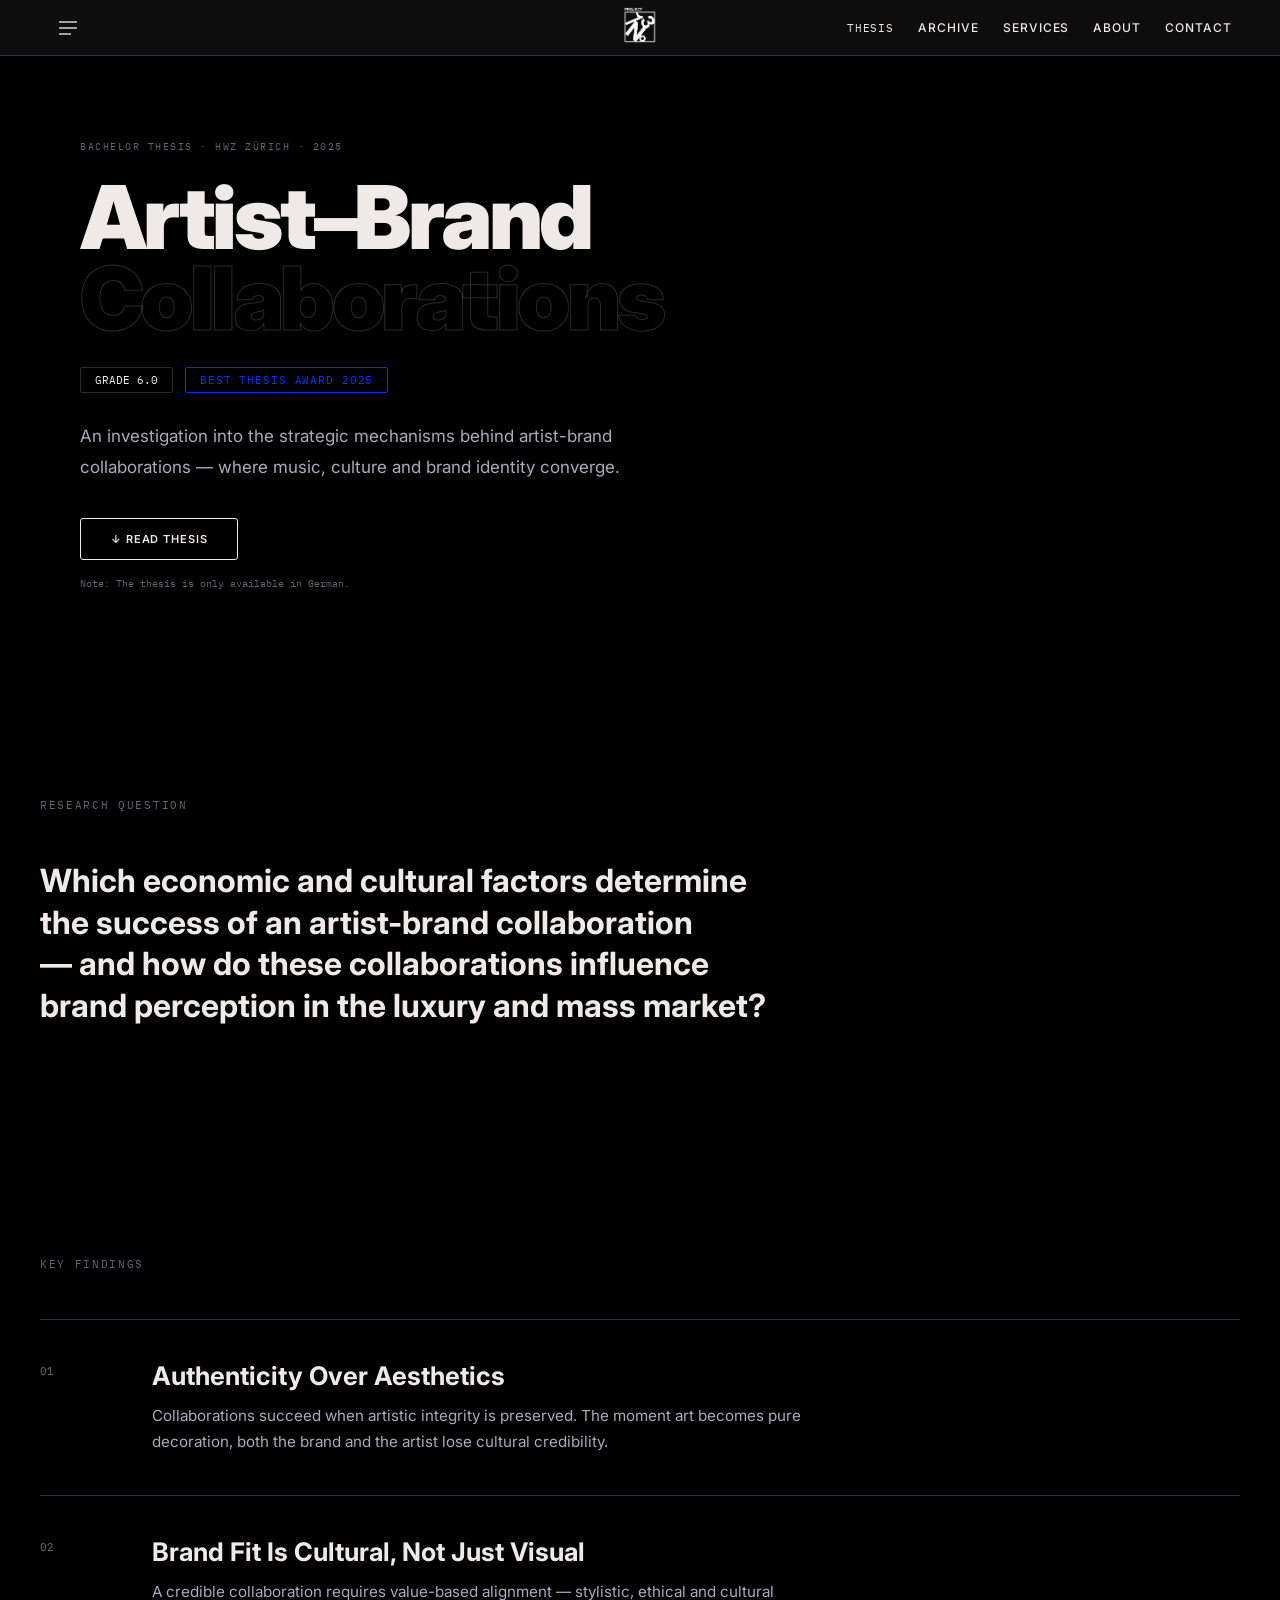
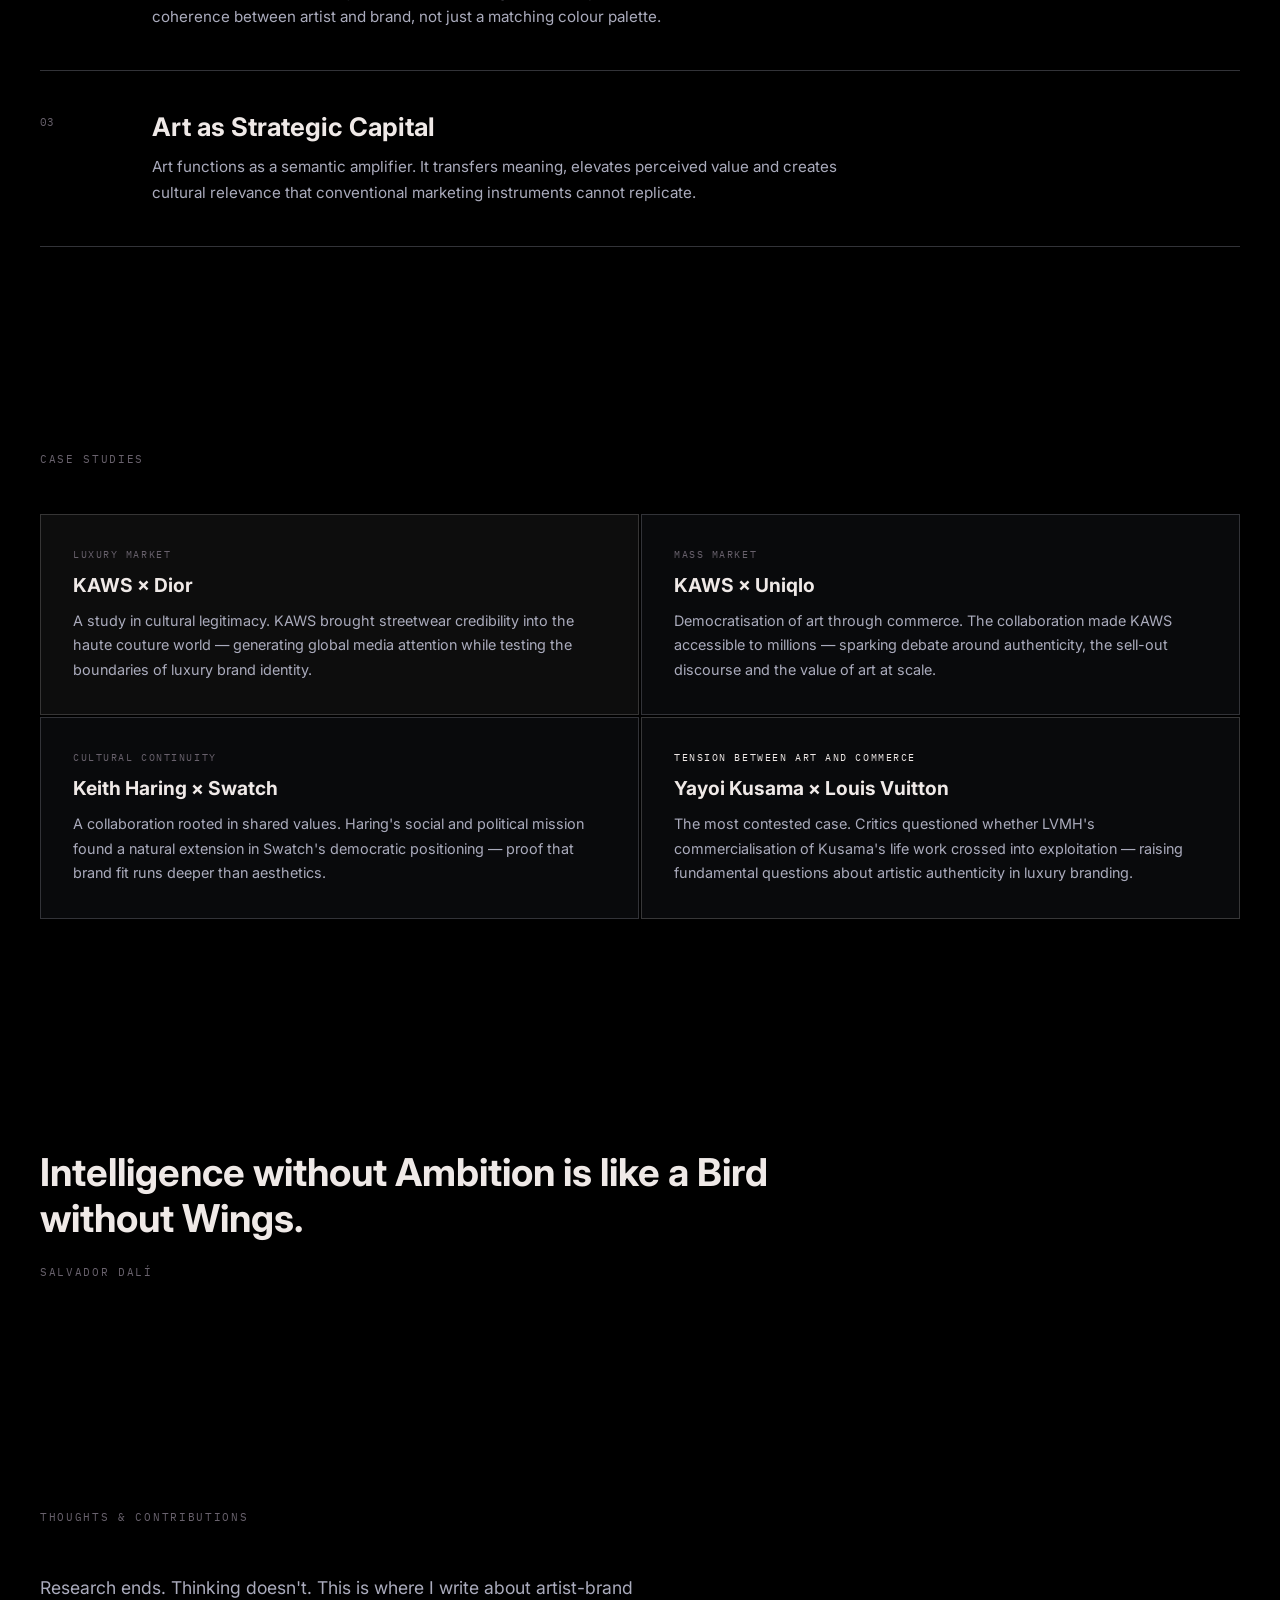
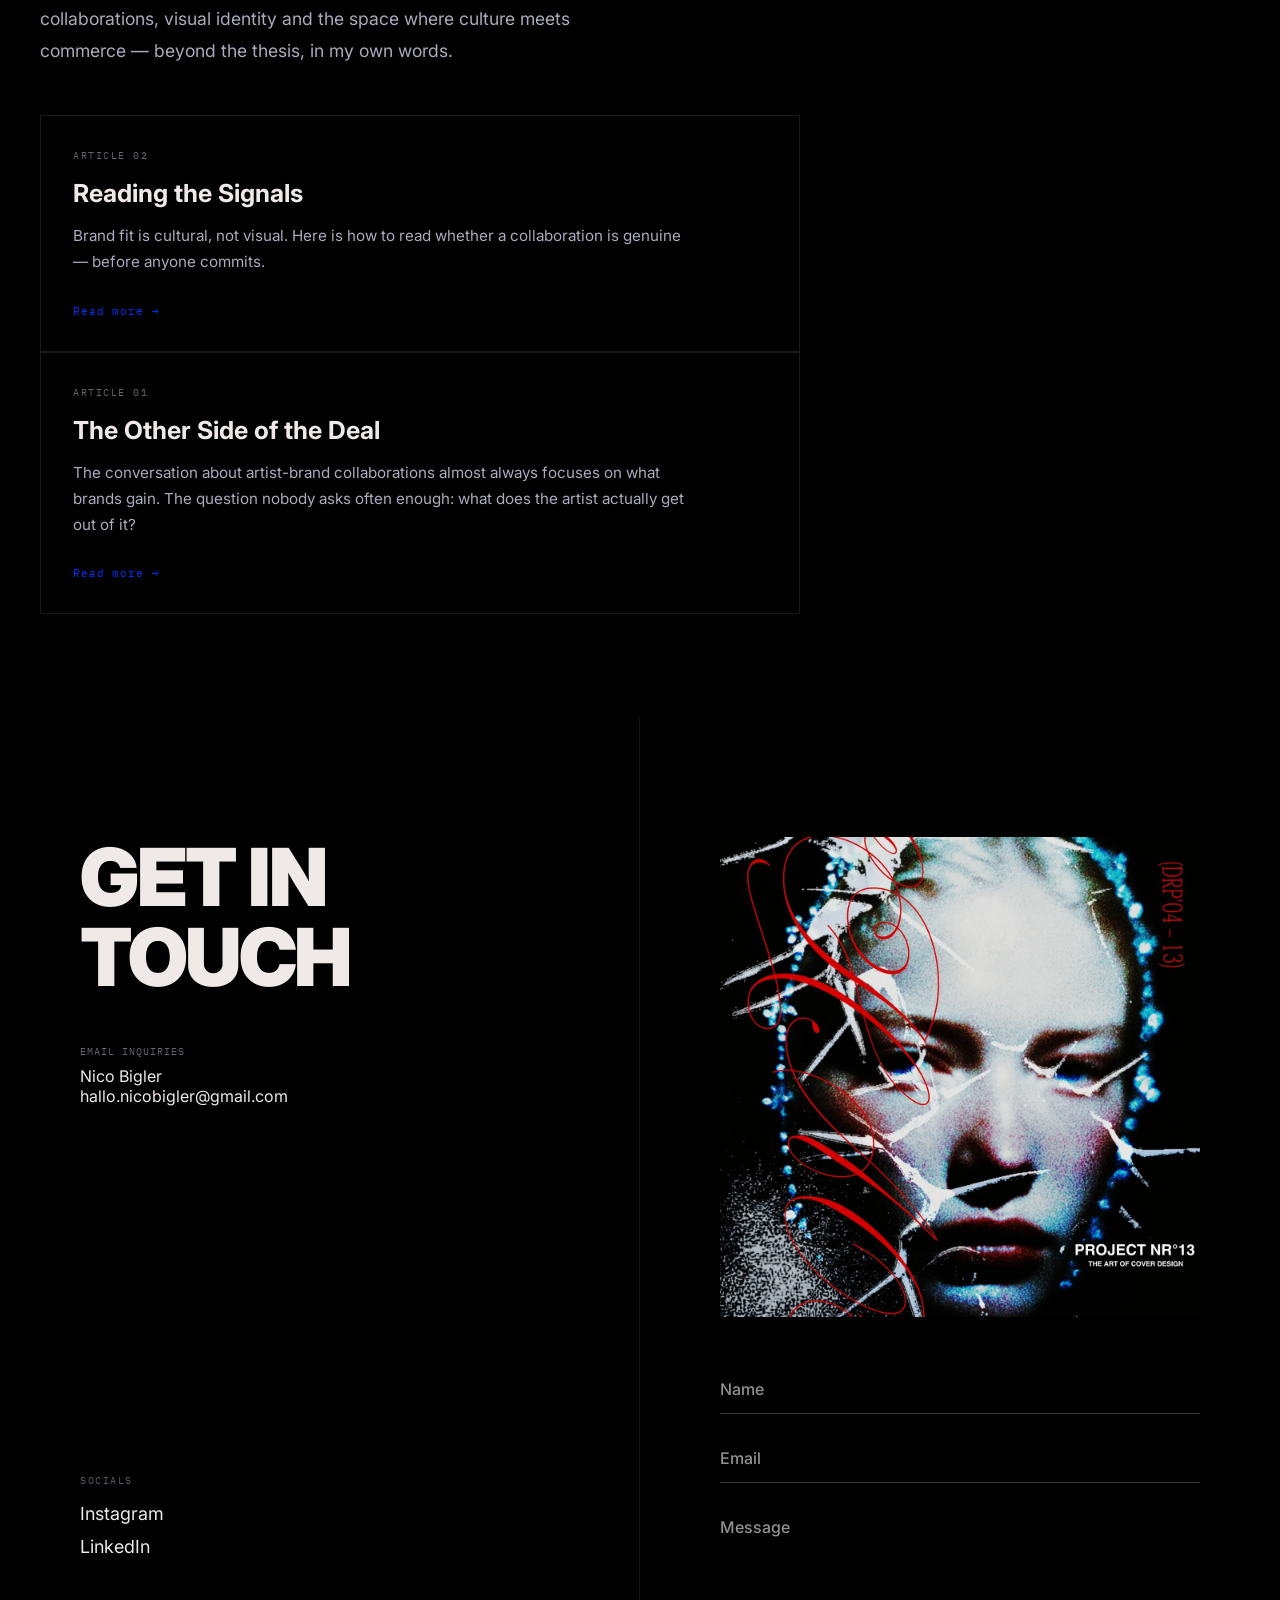
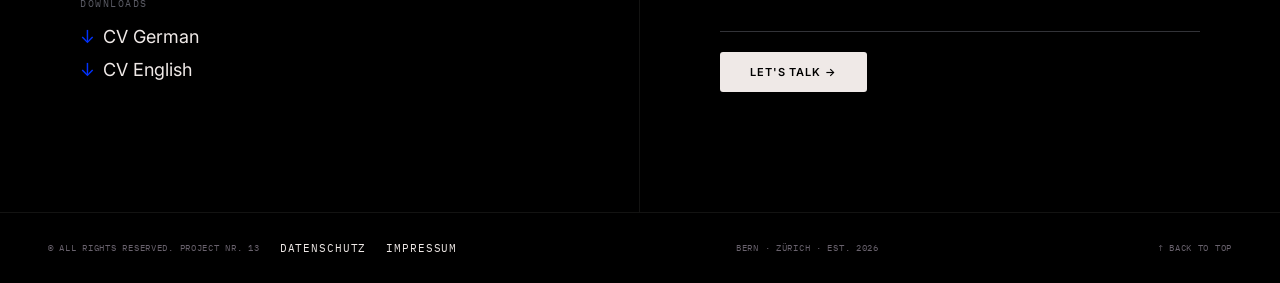
<file: thesis.html>
<!DOCTYPE html>
<html lang="en">
<head>
<meta charset="UTF-8">
<link rel="icon" type="image/png" href="assets/images/logo.png">
<link rel="apple-touch-icon" href="assets/images/logo.png">
<meta name="google-site-verification" content="NX3-2JTfyi7l74XZ8cDNx4-PsS_ttDgd5kWgjPt7hPs" />
<meta name="viewport" content="width=device-width, initial-scale=1.0">
<title>Thesis — Artist-Brand Collaborations | Project Nr. 13</title>
<meta name="description" content="Bachelor Thesis, HWZ Zürich, 2025, graded 6.0. Examines how artists and brands create value together, and what both sides actually get from working together.">
<link rel="preconnect" href="https://fonts.googleapis.com">
<link rel="preconnect" href="https://fonts.gstatic.com" crossorigin>
<link href="https://fonts.googleapis.com/css2?family=Inter:ital,wght@0,400;0,500;0,700;0,900;1,400;1,500&family=IBM+Plex+Mono:wght@400;500&display=swap" rel="stylesheet">
<style>
*,*::before,*::after{box-sizing:border-box;margin:0;padding:0}
html{scroll-behavior:smooth;scroll-padding-top:56px}
body{
  background:#000;color:#EFE9E7;
  font-family:'Inter',sans-serif;
  -webkit-font-smoothing:antialiased;
  cursor:none;overflow-x:hidden;
}
:root{
  --black:#000000;--white:#EFE9E7;
  --grey:#69626D;--dim:rgba(239,233,231,0.08);
}
a{color:inherit;text-decoration:none;cursor:none}
a:link,a:visited,a:hover,a:active{color:#EFE9E7;}
button{background:none;border:none;color:inherit;cursor:none;font:inherit}
img{display:block;max-width:100%}

/* ── CURSOR ── */
#cursor-dot{
  width:5px;height:5px;background:#EFE9E7;border-radius:50%;
  position:fixed;pointer-events:none;z-index:99998;
  transform:translate(-50%,-50%);opacity:0;transition:opacity 0.2s;
}
#cursor-ring{
  width:48px;height:48px;
  border:1px solid rgba(239,233,231,0.35);border-radius:50%;
  position:fixed;pointer-events:none;z-index:99997;
  transform:translate(-50%,-50%) scale(0.667);
  display:flex;align-items:center;justify-content:center;
  opacity:0;transition:transform 0.25s ease,border-color 0.25s ease,
             background 0.25s ease,opacity 0.3s ease;
}
@media(hover:none) and (pointer:coarse){
  body,a,button{cursor:auto!important;}
}
body.cursor-active #cursor-dot,
body.cursor-active #cursor-ring{opacity:1;}
#cursor-ring.hover-link{transform:translate(-50%,-50%) scale(1);border-color:rgba(239,233,231,0.8)}
#cursor-ring.hover-img{transform:translate(-50%,-50%) scale(1);background:rgba(239,233,231,0.08);border-color:rgba(239,233,231,0.5)}
#cursor-label{font-family:'IBM Plex Mono',monospace;font-size:8px;color:#EFE9E7;letter-spacing:0.05em;opacity:0;transition:opacity 0.2s;white-space:nowrap}
#cursor-ring.hover-img #cursor-label{opacity:1}

/* ── NAV ── */
#nav{
  position:fixed;top:0;left:0;right:0;height:56px;z-index:1000;
  background:#0D0D0D;
  border-bottom:1px solid #323338;
  display:flex;align-items:center;justify-content:space-between;
  padding:0 48px;
}
#nav.scrolled{background:rgba(0,0,0,0.92);backdrop-filter:blur(12px);-webkit-backdrop-filter:blur(12px);}
.nav-left,.nav-right{display:flex;align-items:center;gap:24px}
.nav-btn{
  font-family:'Inter',sans-serif;font-weight:500;font-size:12px;
  color:#EFE9E7;letter-spacing:0.08em;
}
.nav-cv{
  font-family:'IBM Plex Mono',monospace;font-size:11px;
  color:#69626D;letter-spacing:0.08em;
  transition:color 0.2s;
}
.nav-cv:hover{color:#EFE9E7}
.nav-cv[aria-current="page"]{color:#EFE9E7;pointer-events:none}
.nav-menu-btn{background:none;border:none;cursor:none;padding:8px;display:flex;align-items:center;}
.nav-menu-btn svg line{stroke:#D3D3D9;transition:stroke 0.2s;}
.nav-menu-btn:hover svg line{stroke:#0032FF;}
.nav-back-link{font-family:'IBM Plex Mono',monospace;font-size:11px;color:#5A5B64;text-decoration:none;transition:color 0.2s;}
.nav-back-link:hover{color:#FFFFFF;}
.nav-center{cursor:none;position:absolute;left:50%;transform:translateX(-50%);}
.nav-center::after{
  content:'';position:absolute;top:50%;left:50%;
  width:28px;height:28px;border-radius:50%;
  border:1.5px solid #0032FF;
  transform:translate(-50%,-50%) scale(0);
  opacity:0;pointer-events:none;
  transition:transform 0.3s ease,opacity 0.3s ease;
}
.nav-center:hover::after{transform:translate(-50%,-50%) scale(1);opacity:1;}
.nav-link{
  font-family:'Inter',sans-serif;font-weight:500;font-size:12px;
  color:#EFE9E7;letter-spacing:0.08em;transition:color 0.2s ease;
}
.nav-link:hover{color:#0032FF;}
.nav-mobile-links{display:none;}
@media(max-width:768px){.nav-mobile-links{display:flex;gap:16px;align-items:center;justify-content:flex-end;}}
@media(max-width:400px){.nav-mobile-links{gap:8px}.nav-mobile-link{font-size:9px}}
.nav-mobile-link{font-family:'IBM Plex Mono',monospace;font-size:10px;letter-spacing:0.08em;color:rgba(239,233,231,0.5);text-decoration:none;text-transform:uppercase;transition:color 0.2s;}
.nav-mobile-link:hover{color:#0032FF;}

/* ── MEGA MENU ── */
#megaMenu{
  position:fixed;inset:0;z-index:9000;background:#000;
  display:grid;grid-template-columns:25% 45% 30%;
  opacity:0;pointer-events:none;
  transition:opacity 0.4s ease;
}
#megaMenu.open{opacity:1;pointer-events:all}
.mm-col{padding:48px;height:100%}
.mm-close{
  position:absolute;top:28px;right:48px;
  font-family:'Inter',sans-serif;font-weight:400;font-size:32px;
  color:#69626D;z-index:10;line-height:1;
  transition:color 0.2s;
}
.mm-close:hover{color:#EFE9E7}
.mm-nav-links{padding-top:80px}
.mm-nav-link{
  display:block;
  font-family:'Inter',sans-serif;font-weight:500;font-size:52px;
  color:#EFE9E7;padding:4px 0;
  opacity:0;transform:translateY(32px);
  transition:color 0.2s,transform 0.2s;
}
#megaMenu.open .mm-nav-link{
  opacity:1;transform:translateY(0);
  transition:opacity 0.6s ease-out,transform 0.6s ease-out,color 0.2s;
}
.mm-nav-link:hover{color:#0032FF;transform:translateX(8px)!important}
.mm-right{padding-top:80px}
.mm-section-label{
  font-family:'IBM Plex Mono',monospace;font-size:10px;color:#69626D;
  text-transform:uppercase;letter-spacing:0.15em;margin-bottom:14px;display:block;
}
.mm-right-link{
  font-family:'Inter',sans-serif;font-size:14px;color:#EFE9E7;
  display:block;padding:4px 0;transition:color 0.2s ease;
}
.mm-right-link:hover{color:#0032FF}
.mm-section{margin-top:28px}
.mm-manifesto{margin-top:48px}
.mm-manifesto-label{
  font-family:'IBM Plex Mono',monospace;font-size:10px;color:#5A5B64;
  text-transform:uppercase;letter-spacing:0.15em;margin-bottom:8px;display:block;
}
.mm-manifesto-text{
  font-family:'Inter',sans-serif;font-weight:700;font-size:28px;
  color:#FFFFFF;letter-spacing:-0.02em;line-height:1.1;
  animation:pulse 3s ease-in-out infinite alternate;
}
@keyframes pulse{from{opacity:0.6;}to{opacity:1.0;}}

/* ── THESIS HERO ── */
#thesis-hero{
  padding:140px 80px 80px;background:#000;
}
.thesis-eyebrow{
  font-family:'IBM Plex Mono',monospace;font-size:10px;color:#69626D;
  text-transform:uppercase;letter-spacing:0.15em;
  margin-bottom:24px;display:block;
}
.thesis-h1{
  display:block;font-family:'Inter',sans-serif;font-weight:900;
  font-size:88px;color:#EFE9E7;letter-spacing:-0.04em;line-height:0.92;text-wrap:balance;
}
.thesis-h2{
  display:block;font-family:'Inter',sans-serif;font-weight:900;
  font-size:88px;color:transparent;
  -webkit-text-stroke:1px rgba(239,233,231,0.18);
  letter-spacing:-0.04em;line-height:0.92;
}
.thesis-chips{margin-top:28px;display:flex;flex-wrap:wrap;gap:12px;align-items:center}
.thesis-grade{
  font-family:'IBM Plex Mono',monospace;font-size:11px;color:#EFE9E7;
  border:1px solid rgba(239,233,231,0.18);border-radius:2px;
  padding:5px 14px;
}
.thesis-award{
  font-family:'IBM Plex Mono',monospace;font-size:11px;color:#0032FF;
  border:1px solid #0032FF;border-radius:2px;
  padding:5px 14px;letter-spacing:0.08em;
}
.thesis-desc{
  margin-top:28px;max-width:560px;
  font-family:'Inter',sans-serif;font-size:17px;color:#AAABBC;line-height:1.8;
}
.thesis-btns{margin-top:36px;display:flex;gap:16px;flex-wrap:wrap;align-items:center}
.thesis-btn-pri{
  background:transparent;color:#EFE9E7;padding:13px 30px;
  border-radius:3px;border:1px solid #EFE9E7;cursor:none;
  font-family:'Inter',sans-serif;font-weight:600;font-size:11px;
  text-transform:uppercase;letter-spacing:0.08em;
  display:inline-block;
  transition:background 0.2s,color 0.2s,transform 0.2s;
}
.thesis-btn-pri:hover{background:#EFE9E7;color:#000;transform:translateY(-2px)}
.thesis-btn-sec{
  background:transparent;color:#69626D;
  border:1px solid var(--dim);padding:13px 30px;
  border-radius:3px;cursor:none;
  font-family:'Inter',sans-serif;font-weight:600;font-size:11px;
  text-transform:uppercase;letter-spacing:0.08em;
  display:inline-block;
  transition:border-color 0.2s,color 0.2s;
}
.thesis-btn-sec:hover{border-color:#EFE9E7;color:#EFE9E7}
.thesis-note{
  font-family:'IBM Plex Mono',monospace;font-size:0.65rem;
  color:#69626D;margin-top:1rem;display:block;
}

/* ── SHARED SECTION LABEL ── */
.th-section-label{
  display:block;font-family:'IBM Plex Mono',monospace;font-size:0.7rem;
  letter-spacing:0.15em;text-transform:uppercase;color:#69626D;margin-bottom:3rem;
}

/* ── RESEARCH QUESTION ── */
#th-rq{background:#000;padding:clamp(5rem,10vw,9rem) 2.5rem;}
.th-rq-text{
  font-family:'Inter',sans-serif;font-weight:700;
  font-size:clamp(1.4rem,2.5vw,2rem);line-height:1.3;
  color:#EFE9E7;max-width:900px;text-wrap:balance;
}

/* ── KEY FINDINGS ── */
#th-findings{background:#000;padding:clamp(4rem,8vw,7rem) 2.5rem;}
.th-findings-list{border-top:1px solid #323338;}
.th-finding-row{
  display:grid;grid-template-columns:80px 1fr;gap:2rem;
  padding:2.5rem 0;border-bottom:1px solid #323338;
}
.th-finding-num{
  font-family:'IBM Plex Mono',monospace;font-size:0.7rem;
  color:#69626D;padding-top:4px;
}
.th-finding-title{
  font-family:'Inter',sans-serif;font-weight:700;
  font-size:clamp(1.2rem,2vw,1.6rem);color:#EFE9E7;margin-bottom:0.75rem;text-wrap:balance;
}
.th-finding-desc{
  font-family:'Inter',sans-serif;font-size:0.95rem;
  color:#AAABBC;max-width:700px;line-height:1.7;
}

/* ── CASE STUDIES ── */
#th-cases{background:#000;padding:clamp(4rem,8vw,7rem) 2.5rem;}
.th-cases-grid{
  display:grid;grid-template-columns:repeat(2,1fr);
  gap:2px;margin-top:0;
}
.th-card{background:#090A0C;border:1px solid #323338;padding:2rem;}
.th-card-label{
  display:block;font-family:'IBM Plex Mono',monospace;font-size:0.65rem;
  text-transform:uppercase;letter-spacing:0.15em;color:#69626D;margin-bottom:0.75rem;
}
.th-card-title{
  font-family:'Inter',sans-serif;font-weight:700;font-size:1.2rem;color:#EFE9E7;
}
.th-card-text{
  font-family:'Inter',sans-serif;font-size:0.9rem;
  color:#AAABBC;margin-top:0.75rem;line-height:1.7;
}

/* ── DALÍ QUOTE ── */
#th-quote{background:#000;padding:clamp(5rem,10vw,9rem) 2.5rem;}
.th-quote-text{
  display:block;font-family:'Inter',sans-serif;font-weight:700;
  font-size:clamp(1.6rem,3vw,2.4rem);line-height:1.2;
  color:#EFE9E7;max-width:800px;transition:color 0.3s ease;
}
.th-quote-text:hover{color:#0032FF;}
.th-quote-attr{
  display:block;font-family:'IBM Plex Mono',monospace;font-size:0.7rem;
  letter-spacing:0.15em;text-transform:uppercase;color:#69626D;margin-top:1.5rem;
}

/* ── THOUGHTS & CONTRIBUTIONS ── */
#th-thoughts{background:#000;padding:clamp(4rem,8vw,7rem) 2.5rem;}
.th-thoughts-subtitle{
  font-family:'Inter',sans-serif;font-size:clamp(1rem,1.5vw,1.2rem);
  color:#69626D;margin-bottom:4rem;display:block;
}
.th-article-row{
  display:grid;grid-template-columns:180px 1fr 120px;gap:2rem;
  align-items:start;border-bottom:1px solid #323338;padding:2.5rem 0;
}
.th-article-cat{
  display:block;font-family:'IBM Plex Mono',monospace;font-size:0.65rem;
  text-transform:uppercase;letter-spacing:0.15em;color:#69626D;padding-top:4px;
}
.th-article-title{
  font-family:'Inter',sans-serif;font-weight:700;
  font-size:clamp(1.1rem,1.8vw,1.4rem);color:#EFE9E7;margin-bottom:0.5rem;
}
.th-article-desc{
  font-family:'Inter',sans-serif;font-size:0.9rem;
  color:#69626D;max-width:600px;line-height:1.7;
}
.th-article-status{
  font-family:'IBM Plex Mono',monospace;font-size:0.65rem;
  text-transform:uppercase;letter-spacing:0.15em;
  color:#69626D;text-align:right;padding-top:4px;white-space:nowrap;
}

/* ── FOOTER ── */
footer{background:#000;padding:28px 48px;border-top:1px solid var(--dim);display:flex;justify-content:space-between;align-items:center}
.foot{font-family:'IBM Plex Mono',monospace;font-size:9px;color:#69626D;letter-spacing:0.08em;text-transform:uppercase}
.foot-back{cursor:none;transition:color 0.2s}
.foot-back:hover{color:#EFE9E7}
.foot-group{display:flex;align-items:center;gap:20px;}
.foot-legal{font-family:'IBM Plex Mono',monospace;font-size:11px;color:rgba(239,233,231,0.3);letter-spacing:0.08em;text-transform:uppercase;text-decoration:none;transition:color 0.2s;}
.foot-legal:hover{color:#0032FF;}

/* ── ANIM ── */
.anim{transition:opacity 0.8s cubic-bezier(0.22,1,0.36,1),transform 0.8s cubic-bezier(0.22,1,0.36,1)}
.js-anim .anim{opacity:0;transform:translateY(28px);}
.js-anim .anim.visible{opacity:1;transform:translateY(0)}

/* ── ARTICLE CARD ── */
.th-contrib-intro{
  font-family:'Inter',sans-serif;font-size:clamp(1rem,1.5vw,1.1rem);
  color:#AAABBC;max-width:620px;line-height:1.8;
  margin-bottom:3rem;display:block;
}
.th-article-card{
  border:1px solid rgba(255,255,255,0.1);padding:32px;
  max-width:760px;transition:border-color 0.25s ease;
}
.th-article-card:hover{border-color:#0032FF}
.th-article-card-label{
  display:block;font-family:'IBM Plex Mono',monospace;font-size:0.65rem;
  text-transform:uppercase;letter-spacing:0.15em;color:#69626D;margin-bottom:1rem;
}
.th-article-card-title{
  font-family:'Inter',sans-serif;font-weight:700;
  font-size:clamp(1.2rem,2vw,1.55rem);color:#EFE9E7;
  line-height:1.25;margin-bottom:0.9rem;
}
.th-article-card-teaser{
  font-family:'Inter',sans-serif;font-size:0.95rem;color:#AAABBC;
  line-height:1.7;max-width:620px;margin-bottom:1.5rem;
}
.th-article-card-link,.th-article-card-link:link,.th-article-card-link:visited,.th-article-card-link:hover,.th-article-card-link:active{color:#0032FF}
.th-article-card-link{
  font-family:'IBM Plex Mono',monospace;font-size:0.7rem;
  letter-spacing:0.08em;text-decoration:none;
  display:inline-block;transition:opacity 0.2s;
}
.th-article-card-link:hover{opacity:0.7}

/* ── CONTACT SECTION ── */
.dl-arrow{color:#0032FF;margin-right:8px;}
#contact{background:#000;min-height:100vh;display:grid;grid-template-columns:1fr 1fr}
.contact-left{padding:120px 80px;border-right:1px solid var(--dim);display:flex;flex-direction:column;justify-content:space-between}
.contact-h{font-family:'Inter',sans-serif;font-weight:900;font-size:80px;color:#EFE9E7;letter-spacing:-0.03em;line-height:1;margin-bottom:48px}
.contact-sub-label{font-family:'IBM Plex Mono',monospace;font-size:10px;color:#69626D;text-transform:uppercase;letter-spacing:0.1em;margin-bottom:8px;display:block}
.contact-name{font-family:'Inter',sans-serif;font-size:16px;color:#EFE9E7;display:block}
.contact-email{font-family:'Inter',sans-serif;font-size:16px;color:#EFE9E7;display:block;transition:text-decoration-color 0.2s}
.contact-email:hover{text-decoration:underline}
.contact-social-label,.contact-dl-label{font-family:'IBM Plex Mono',monospace;font-size:10px;color:#5A5B64;text-transform:uppercase;letter-spacing:0.15em;margin-bottom:16px;display:block}
.contact-dl-label{margin-top:40px}
.contact-social-link{font-family:'Inter',sans-serif;font-size:18px;font-weight:400;color:#D3D3D9;display:block;margin-bottom:12px;text-decoration:none;transition:color 0.2s}
.contact-social-link:hover{color:#FFFFFF}
.contact-dl-link{font-family:'Inter',sans-serif;font-size:18px;font-weight:400;color:#D3D3D9;display:block;margin-bottom:12px;text-decoration:none;transition:color 0.2s}
.contact-dl-link:hover{color:#FFFFFF}
.contact-right{padding:120px 80px;display:flex;flex-direction:column}
.contact-cover{margin-bottom:48px;overflow:hidden}
.contact-cover img{width:100%;height:480px;object-fit:cover;background:#111111;display:block}
.contact-field{width:100%;background:transparent;border:none;border-bottom:1px solid #323338;color:#EFE9E7;padding:14px 0;font-family:'Inter',sans-serif;font-size:16px;outline:none;margin-bottom:20px;display:block;transition:border-bottom-color 0.2s}
.contact-field::placeholder{color:rgba(239,233,231,0.62);font-weight:500}
.contact-field:focus{border-bottom-color:#0032FF;outline:none;color:#EFE9E7;caret-color:#0032FF}
textarea.contact-field{resize:none}
.contact-submit{background:#EFE9E7;color:#000;padding:13px 30px;border:none;border-radius:3px;cursor:none;font-family:'Inter',sans-serif;font-weight:600;font-size:11px;text-transform:uppercase;letter-spacing:0.08em;transition:background 0.2s,transform 0.2s}
.contact-submit:hover{background:#fff;transform:translateY(-2px)}
.fs-message{font-family:'IBM Plex Mono',monospace;font-size:0.75rem;margin-bottom:24px;}
.fs-message--error{color:#FF3B30;}
#fs-success{color:#0032FF;}

/* ── RESPONSIVE ── */
@media(max-width:768px){
  .th-finding-row{grid-template-columns:1fr;}
  .th-cases-grid{grid-template-columns:1fr;}
  .th-article-row{grid-template-columns:1fr;}
  .th-article-status{text-align:left;}
}

@media(max-width:1024px){
  #nav{padding:0 32px}
  #thesis-hero{padding:100px 48px 64px}
}
@media(max-width:768px){
  #nav{padding:0 20px}
  .nav-right{display:none}
  #thesis-hero{padding:88px 20px 48px}
  .thesis-h1,.thesis-h2{font-size:clamp(40px,11vw,64px)}
  footer{padding:20px;flex-direction:column;gap:8px;text-align:center}
  #contact{grid-template-columns:1fr}
  .contact-left{padding:56px 20px;border-right:none;border-bottom:1px solid var(--dim)}
  .contact-right{padding:56px 20px}
  .contact-h{font-size:clamp(32px,10vw,56px)}
  .contact-cover{display:none}
  #cursor-dot,#cursor-ring{display:none!important}
}
/* ── MOBILE MEGA MENU ── */
@media(max-width:640px){
  #megaMenu{display:flex;flex-direction:column;overflow-y:auto;}
  #megaMenu>.mm-col:first-child{display:none;}
  .mm-col{padding:32px 24px;height:auto;}
  .mm-nav-links{padding-top:24px;}
  .mm-nav-link{font-size:36px;}
  .mm-close{right:20px;top:20px;}
  .mm-right{padding-top:0;}
  .mm-manifesto{margin-top:24px;}
}
/* ── REDUCED MOTION ── */
@media(prefers-reduced-motion:reduce){*,*::before,*::after{animation-duration:0.01ms!important;transition-duration:0.01ms!important}}
</style>
</head>
<body>

<div id="cursor-dot"></div>
<div id="cursor-ring"><span id="cursor-label">VIEW</span></div>

<!-- Nav -->
<nav id="nav">
  <div class="nav-left">
    <button class="nav-menu-btn" id="menuOpen" aria-label="Menu">
      <svg width="24" height="24" viewBox="0 0 24 24" fill="none" xmlns="http://www.w3.org/2000/svg">
        <line x1="3" y1="6" x2="21" y2="6" stroke-width="1.5"/>
        <line x1="3" y1="12" x2="21" y2="12" stroke-width="1.5"/>
        <line x1="3" y1="18" x2="15" y2="18" stroke-width="1.5"/>
      </svg>
    </button>
  </div>
  <a href="index.html" class="nav-center" id="navLogo">
    <img src="assets/images/logo.png" alt="Project Nr. 13" style="width:56px;height:auto;display:block;">
  </a>
  <div class="nav-right">
    <span class="nav-cv" aria-current="page">THESIS</span>
    <a href="archive.html" class="nav-link">ARCHIVE</a>
    <a href="services.html" class="nav-link">SERVICES</a>
    <a href="about.html" class="nav-link">ABOUT</a>
    <a href="index.html#contact" class="nav-link">CONTACT</a>
  </div>
  <div class="nav-mobile-links">
    <a href="services.html" class="nav-mobile-link">SERVICES</a>
    <a href="about.html" class="nav-mobile-link">ABOUT</a>
  </div>
</nav>

<!-- Mega Menu -->
<div id="megaMenu" role="dialog" aria-modal="true" aria-label="Navigation">
  <button class="mm-close" id="menuClose" aria-label="Close menu">×</button>
  <div class="mm-col">
    <img src="assets/images/logo.png" alt="Project Nr. 13" style="width:80px;height:auto;display:block;">
  </div>
  <div class="mm-col">
    <nav class="mm-nav-links">
      <a href="index.html" class="mm-nav-link">Home</a>
      <a href="index.html#works" class="mm-nav-link">Works</a>
      <a href="archive.html" class="mm-nav-link">Archive</a>
      <a href="services.html" class="mm-nav-link">Services</a>
      <a href="about.html" class="mm-nav-link">About</a>
      <a href="thesis.html" class="mm-nav-link" aria-current="page">Thesis</a>
      <a href="index.html#contact" class="mm-nav-link">Contact</a>
    </nav>
  </div>
  <div class="mm-col mm-right">
    <span class="mm-section-label">INFO</span>
    <a href="about.html" class="mm-right-link">About me</a>
    <a href="about.html#career" class="mm-right-link">Career</a>
    <a href="services.html" class="mm-right-link">Services</a>
    <a href="thesis.html" class="mm-right-link">HWZ Bachelor Thesis</a>
    <a href="datenschutz.html" class="mm-right-link" style="border-top:1px solid rgba(239,233,231,0.07);margin-top:16px;padding-top:16px;">Datenschutz</a>
    <a href="impressum.html" class="mm-right-link">Impressum</a>
    <div class="mm-section">
      <span class="mm-section-label">DOWNLOAD</span>
      <a href="assets/cv/nico-bigler-cv-german.pdf" class="mm-right-link" target="_blank" download>↓ CV German</a>
      <a href="assets/cv/nico-bigler-cv-english.pdf" class="mm-right-link" target="_blank" download>↓ CV English</a>
    </div>
    <div class="mm-section">
      <span class="mm-section-label">SOCIAL</span>
      <a href="https://www.instagram.com/project_nr.13" target="_blank" rel="noopener noreferrer" class="mm-right-link">Instagram ↗</a>
      <a href="https://www.linkedin.com/in/nico-justin-bigler" target="_blank" rel="noopener noreferrer" class="mm-right-link">LinkedIn ↗</a>
    </div>
    <div class="mm-manifesto">
      <span class="mm-manifesto-label">Art is...</span>
      <span class="mm-manifesto-text">Make it mean something.</span>
    </div>
  </div>
</div>

<!-- Section 1: Hero -->
<section id="thesis-hero">
  <span class="thesis-eyebrow anim">BACHELOR THESIS · HWZ ZÜRICH · 2025</span>
  <span class="thesis-h1 anim" data-delay="60">Artist–Brand</span>
  <span class="thesis-h2 anim" data-delay="120">Collaborations</span>
  <div class="thesis-chips anim" data-delay="200">
    <span class="thesis-grade">GRADE 6.0</span>
    <span class="thesis-award">BEST THESIS AWARD 2025</span>
  </div>
  <p class="thesis-desc anim" data-delay="280">An investigation into the strategic mechanisms behind artist-brand collaborations — where music, culture and brand identity converge.</p>
  <div class="thesis-btns anim" data-delay="360">
    <a href="assets/cv/nico-bigler-bachelorthesis-2025.pdf" target="_blank" class="thesis-btn-pri">↓ READ THESIS</a>
  </div>
  <span class="thesis-note anim" data-delay="440">Note: The thesis is only available in German.</span>
</section>

<!-- Section 2: Research Question -->
<section id="th-rq">
  <span class="th-section-label anim">Research Question</span>
  <p class="th-rq-text anim" data-delay="80">Which economic and cultural factors determine the success of an artist-brand collaboration — and how do these collaborations influence brand perception in the luxury and mass market?</p>
</section>

<!-- Section 3: Key Findings -->
<section id="th-findings">
  <span class="th-section-label anim">Key Findings</span>
  <div class="th-findings-list">
    <div class="th-finding-row anim">
      <span class="th-finding-num">01</span>
      <div>
        <h3 class="th-finding-title">Authenticity Over Aesthetics</h3>
        <p class="th-finding-desc">Collaborations succeed when artistic integrity is preserved. The moment art becomes pure decoration, both the brand and the artist lose cultural credibility.</p>
      </div>
    </div>
    <div class="th-finding-row anim" data-delay="80">
      <span class="th-finding-num">02</span>
      <div>
        <h3 class="th-finding-title">Brand Fit Is Cultural, Not Just Visual</h3>
        <p class="th-finding-desc">A credible collaboration requires value-based alignment — stylistic, ethical and cultural coherence between artist and brand, not just a matching colour palette.</p>
      </div>
    </div>
    <div class="th-finding-row anim" data-delay="160">
      <span class="th-finding-num">03</span>
      <div>
        <h3 class="th-finding-title">Art as Strategic Capital</h3>
        <p class="th-finding-desc">Art functions as a semantic amplifier. It transfers meaning, elevates perceived value and creates cultural relevance that conventional marketing instruments cannot replicate.</p>
      </div>
    </div>
  </div>
</section>

<!-- Section 4: Case Studies -->
<section id="th-cases">
  <span class="th-section-label anim">Case Studies</span>
  <div class="th-cases-grid">
    <div class="th-card anim" style="background:#0D0D0D;border:1px solid rgba(239,233,231,0.18)">
      <span class="th-card-label">LUXURY MARKET</span>
      <h3 class="th-card-title">KAWS × Dior</h3>
      <p class="th-card-text">A study in cultural legitimacy. KAWS brought streetwear credibility into the haute couture world — generating global media attention while testing the boundaries of luxury brand identity.</p>
    </div>
    <div class="th-card anim" data-delay="80">
      <span class="th-card-label">MASS MARKET</span>
      <h3 class="th-card-title">KAWS × Uniqlo</h3>
      <p class="th-card-text">Democratisation of art through commerce. The collaboration made KAWS accessible to millions — sparking debate around authenticity, the sell-out discourse and the value of art at scale.</p>
    </div>
    <div class="th-card anim" data-delay="160">
      <span class="th-card-label">CULTURAL CONTINUITY</span>
      <h3 class="th-card-title">Keith Haring × Swatch</h3>
      <p class="th-card-text">A collaboration rooted in shared values. Haring's social and political mission found a natural extension in Swatch's democratic positioning — proof that brand fit runs deeper than aesthetics.</p>
    </div>
    <div class="th-card anim" data-delay="240" style="border-color:rgba(239,233,231,0.2)">
      <span class="th-card-label" style="color:#EFE9E7">TENSION BETWEEN ART AND COMMERCE</span>
      <h3 class="th-card-title">Yayoi Kusama × Louis Vuitton</h3>
      <p class="th-card-text">The most contested case. Critics questioned whether LVMH's commercialisation of Kusama's life work crossed into exploitation — raising fundamental questions about artistic authenticity in luxury branding.</p>
    </div>
  </div>
</section>

<!-- Section 5: Dalí Quote -->
<section id="th-quote">
  <span class="th-quote-text anim">Intelligence without Ambition is like a Bird without Wings.</span>
  <span class="th-quote-attr anim" data-delay="80">Salvador Dalí</span>
</section>

<!-- Section 6: Thoughts & Contributions -->
<section id="th-thoughts">
  <span class="th-section-label anim">Thoughts &amp; Contributions</span>
  <p class="th-contrib-intro anim" data-delay="60">Research ends. Thinking doesn't. This is where I write about artist-brand collaborations, visual identity and the space where culture meets commerce — beyond the thesis, in my own words.</p>
  <a href="blog-02.html" style="display:block;text-decoration:none;color:inherit">
    <div class="th-article-card anim" data-delay="120">
      <span class="th-article-card-label">ARTICLE 02</span>
      <h3 class="th-article-card-title">Reading the Signals</h3>
      <p class="th-article-card-teaser">Brand fit is cultural, not visual. Here is how to read whether a collaboration is genuine — before anyone commits.</p>
      <span class="th-article-card-link">Read more →</span>
    </div>
  </a>
  <a href="blog-01.html" style="display:block;text-decoration:none;color:inherit">
    <div class="th-article-card anim" data-delay="160">
      <span class="th-article-card-label">ARTICLE 01</span>
      <h3 class="th-article-card-title">The Other Side of the Deal</h3>
      <p class="th-article-card-teaser">The conversation about artist-brand collaborations almost always focuses on what brands gain. The question nobody asks often enough: what does the artist actually get out of it?</p>
      <span class="th-article-card-link">Read more →</span>
    </div>
  </a>
</section>

<!-- Contact -->
<section id="contact">
  <div class="contact-left">
    <div>
      <h2 class="contact-h anim">GET IN<br>TOUCH</h2>
      <span class="contact-sub-label anim" data-delay="80">Email Inquiries</span>
      <span class="contact-name anim" data-delay="160">Nico Bigler</span>
      <a href="mailto:hallo.nicobigler@gmail.com" class="contact-email anim" data-delay="200">hallo.nicobigler@gmail.com</a>
    </div>
    <div class="contact-bottom anim" data-delay="120">
      <span class="contact-social-label">Socials</span>
      <a href="https://www.instagram.com/project_nr.13" target="_blank" rel="noopener noreferrer" class="contact-social-link">Instagram</a>
      <a href="https://www.linkedin.com/in/nico-justin-bigler" target="_blank" rel="noopener noreferrer" class="contact-social-link">LinkedIn</a>
      <span class="contact-dl-label">Downloads</span>
      <a href="assets/cv/nico-bigler-cv-german.pdf" class="contact-dl-link" target="_blank" download><span class="dl-arrow">↓</span>CV German</a>
      <a href="assets/cv/nico-bigler-cv-english.pdf" class="contact-dl-link" target="_blank" download><span class="dl-arrow">↓</span>CV English</a>
    </div>
  </div>
  <div class="contact-right">
    <div class="contact-cover anim">
      <img src="assets/covers/drp04-13_face.webp" alt="Project Nr. 13" loading="lazy"
           onerror="this.style.background='#111111';this.style.minHeight='480px';">
    </div>
    <div id="fs-success" style="display:none;" class="fs-message">Message received. I'll be in touch.</div>
    <div id="fs-error" style="display:none;" class="fs-message fs-message--error">Something went wrong. Please try again.</div>
    <form id="contact-form" class="anim" data-delay="120">
      <input type="text" name="name" class="contact-field" placeholder="Name" required>
      <input type="email" name="email" class="contact-field" placeholder="Email" required>
      <textarea name="message" class="contact-field" rows="5" placeholder="Message" required></textarea>
      <button type="submit" class="contact-submit">LET'S TALK →</button>
    </form>
  </div>
</section>

<!-- Footer -->
<footer>
  <div class="foot-group">
    <span class="foot">© All Rights Reserved. Project Nr. 13</span>
    <a href="datenschutz.html" class="foot-legal">Datenschutz</a>
    <a href="impressum.html" class="foot-legal">Impressum</a>
  </div>
  <span class="foot">Bern · Zürich · Est. 2026</span>
  <span class="foot foot-back" id="backTop">↑ Back to Top</span>
</footer>

<script>
(function () {
  'use strict';
  document.body.classList.add('js-anim');

  /* ── CURSOR ── */
  if (window.innerWidth > 768) {
    var dot  = document.getElementById('cursor-dot');
    var ring = document.getElementById('cursor-ring');
    var mx = 0, my = 0, rx = 0, ry = 0;
    var cursorActivated = false, touchDetected = false;

    document.addEventListener('touchstart', function () {
      touchDetected = true;
    }, { once: true, capture: true, passive: true });

    document.addEventListener('mousemove', function (e) {
      if (touchDetected) return;
      if (!cursorActivated) {
        cursorActivated = true;
        rx = e.clientX; ry = e.clientY;
        document.body.classList.add('cursor-active');
      }
      mx = e.clientX; my = e.clientY;
      dot.style.left = mx + 'px';
      dot.style.top  = my + 'px';
    });

    (function lerpRing() {
      rx += (mx - rx) * 0.12;
      ry += (my - ry) * 0.12;
      ring.style.left = rx + 'px';
      ring.style.top  = ry + 'px';
      requestAnimationFrame(lerpRing);
    })();

    document.querySelectorAll('a,button').forEach(function (el) {
      el.addEventListener('mouseenter', function () { ring.classList.add('hover-link'); ring.classList.remove('hover-img'); });
      el.addEventListener('mouseleave', function () { ring.classList.remove('hover-link'); });
    });
    document.querySelectorAll('img').forEach(function (el) {
      el.addEventListener('mouseenter', function () { ring.classList.add('hover-img'); ring.classList.remove('hover-link'); });
      el.addEventListener('mouseleave', function () { ring.classList.remove('hover-img'); });
    });
  }

  /* ── MEGA MENU ── */
  var megaMenu = document.getElementById('megaMenu');
  var mmLinks  = document.querySelectorAll('.mm-nav-link');

  function openMenu() {
    megaMenu.classList.add('open');
    document.body.style.overflow = 'hidden';
    mmLinks.forEach(function (l, i) { l.style.transitionDelay = (i * 60) + 'ms'; });
  }
  function closeMenu() {
    megaMenu.classList.remove('open');
    document.body.style.overflow = '';
    mmLinks.forEach(function (l) { l.style.transitionDelay = '0ms'; });
  }

  document.getElementById('menuOpen').addEventListener('click', openMenu);
  document.getElementById('menuClose').addEventListener('click', closeMenu);
  document.addEventListener('keydown', function (e) {
    if (e.key === 'Escape' && megaMenu.classList.contains('open')) closeMenu();
  });
  megaMenu.addEventListener('click', function (e) { if (e.target === megaMenu) closeMenu(); });
  mmLinks.forEach(function (l) { l.addEventListener('click', closeMenu); });

  /* ── NAV SCROLL ── */
  window.addEventListener('scroll', function () {
    document.getElementById('nav').classList.toggle('scrolled', window.scrollY > 80);
  });

  /* ── SCROLL ANIMATIONS ── */
  var animEls = document.querySelectorAll('.anim');
  var animObs = new IntersectionObserver(function (entries) {
    entries.forEach(function (entry) {
      if (entry.isIntersecting) {
        var delay = parseInt(entry.target.dataset.delay || 0);
        setTimeout(function () { entry.target.classList.add('visible'); }, delay);
        animObs.unobserve(entry.target);
      }
    });
  }, { threshold: 0.1 });
  animEls.forEach(function (el) { animObs.observe(el); });

})();
</script>
<script>
  document.getElementById('contact-form').addEventListener('submit', async function(e) {
    e.preventDefault();
    const form = e.target;
    const btn = form.querySelector('[type="submit"]');
    const success = document.getElementById('fs-success');
    const error = document.getElementById('fs-error');
    btn.disabled = true;
    success.style.display = 'none';
    error.style.display = 'none';
    try {
      const res = await fetch('https://formspree.io/f/xrevdegg', {
        method: 'POST',
        headers: { 'Content-Type': 'application/json', 'Accept': 'application/json' },
        body: JSON.stringify(Object.fromEntries(new FormData(form)))
      });
      const data = await res.json();
      if (data.ok) {
        success.style.display = 'block';
        form.reset();
      } else {
        error.style.display = 'block';
      }
    } catch {
      error.style.display = 'block';
    }
    btn.disabled = false;
  });
</script>
</body>
</html>
</file>
